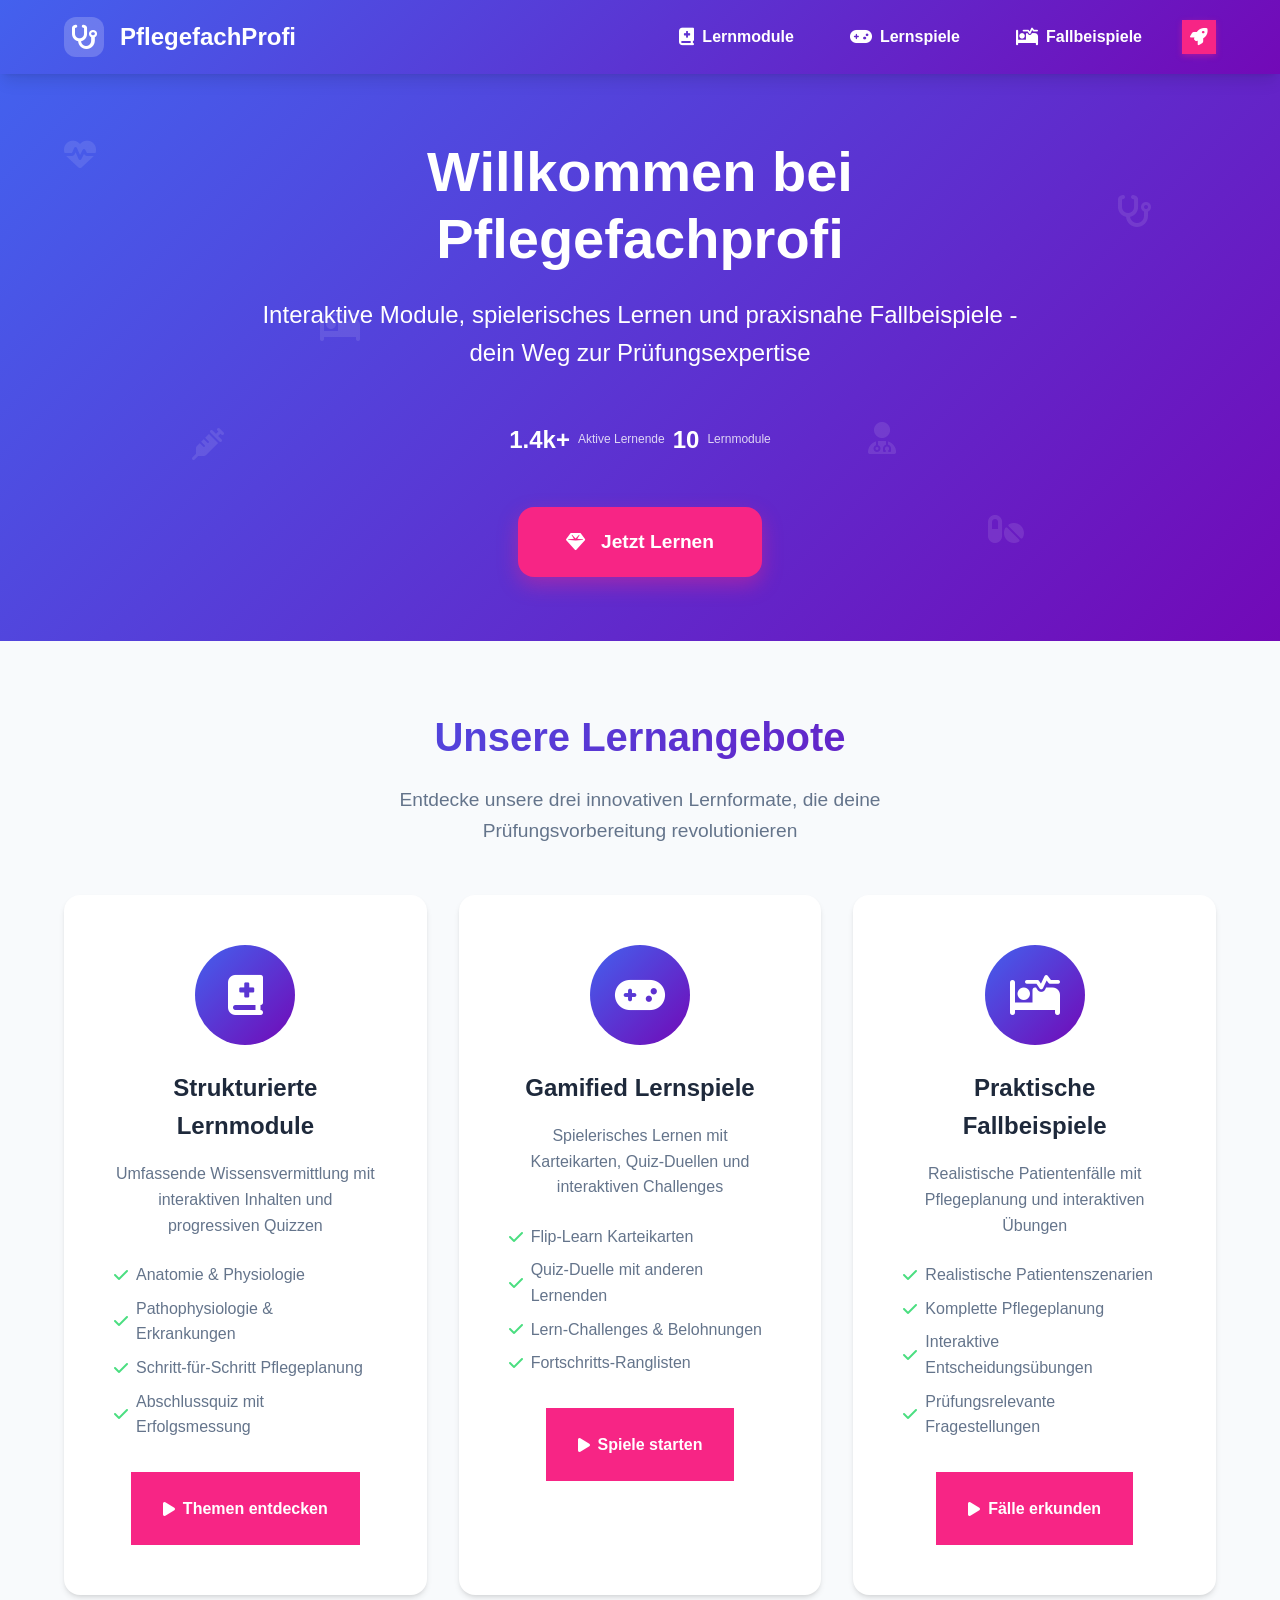
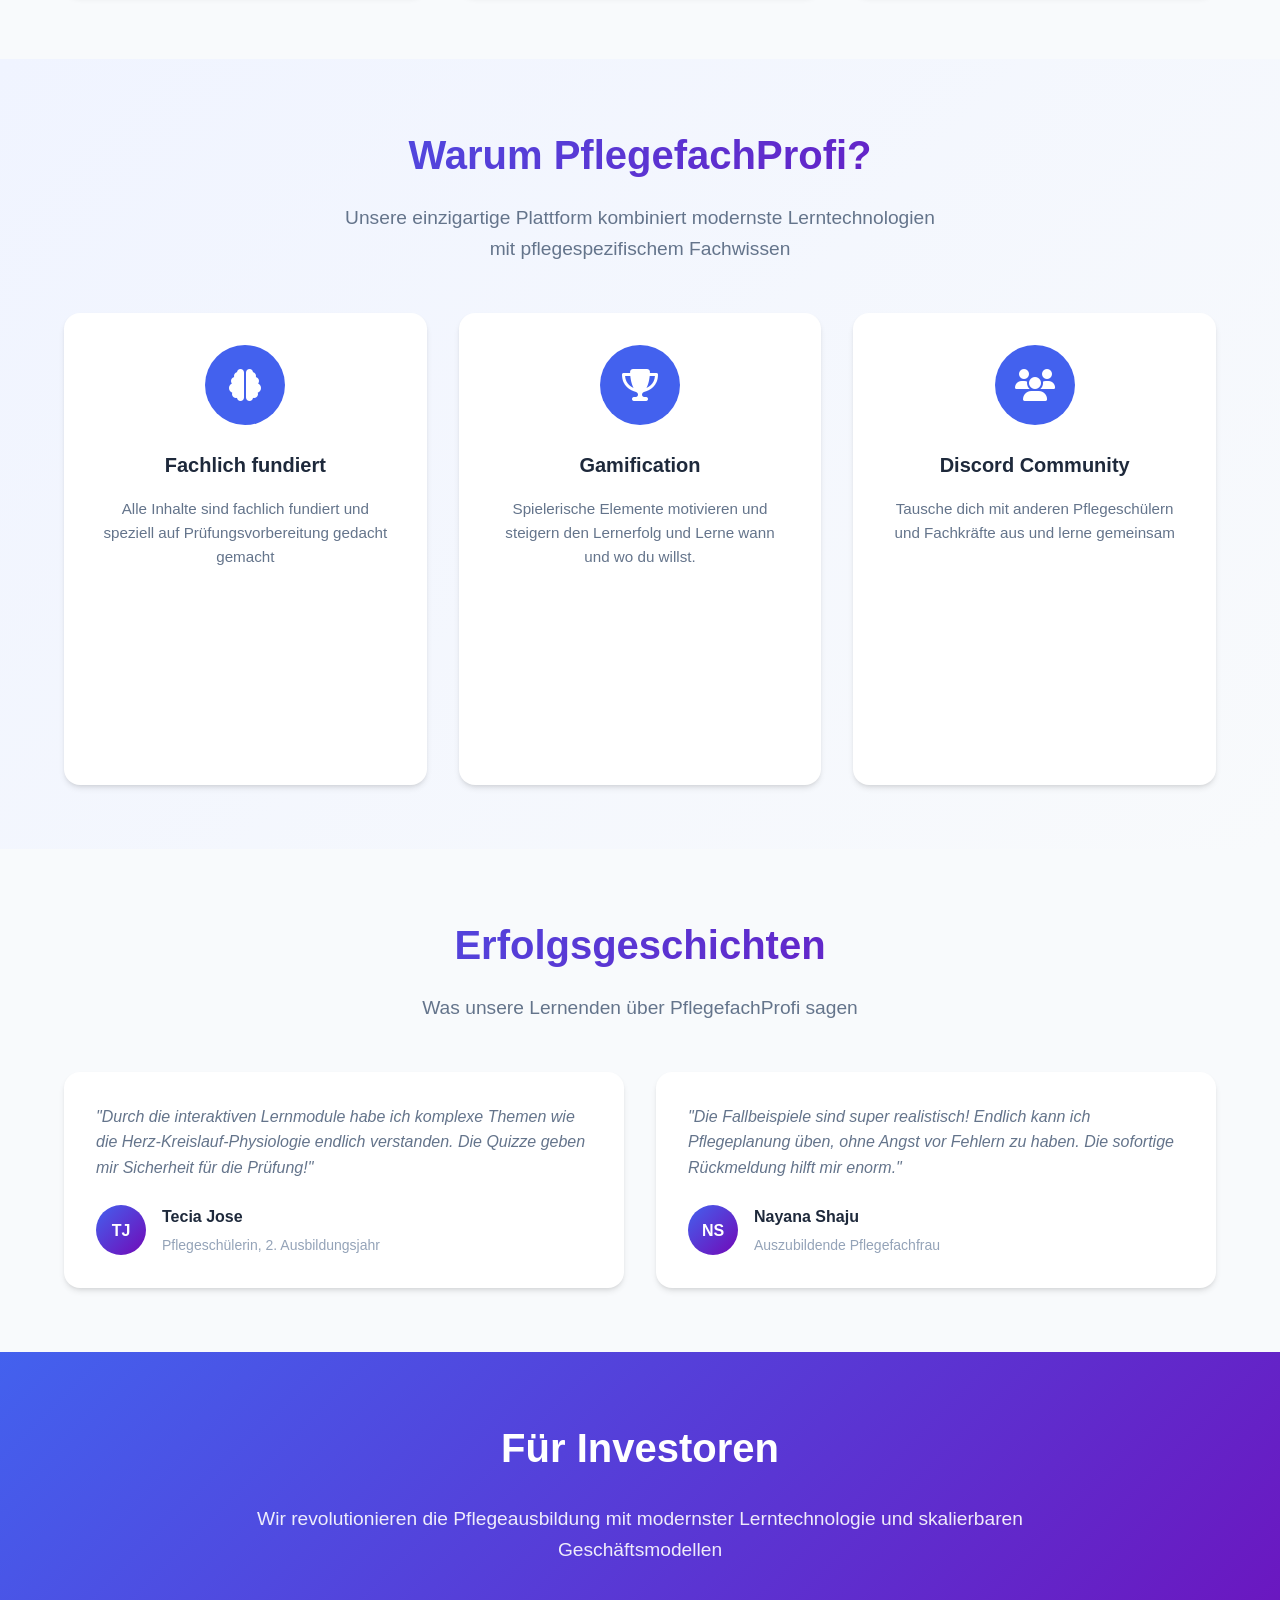
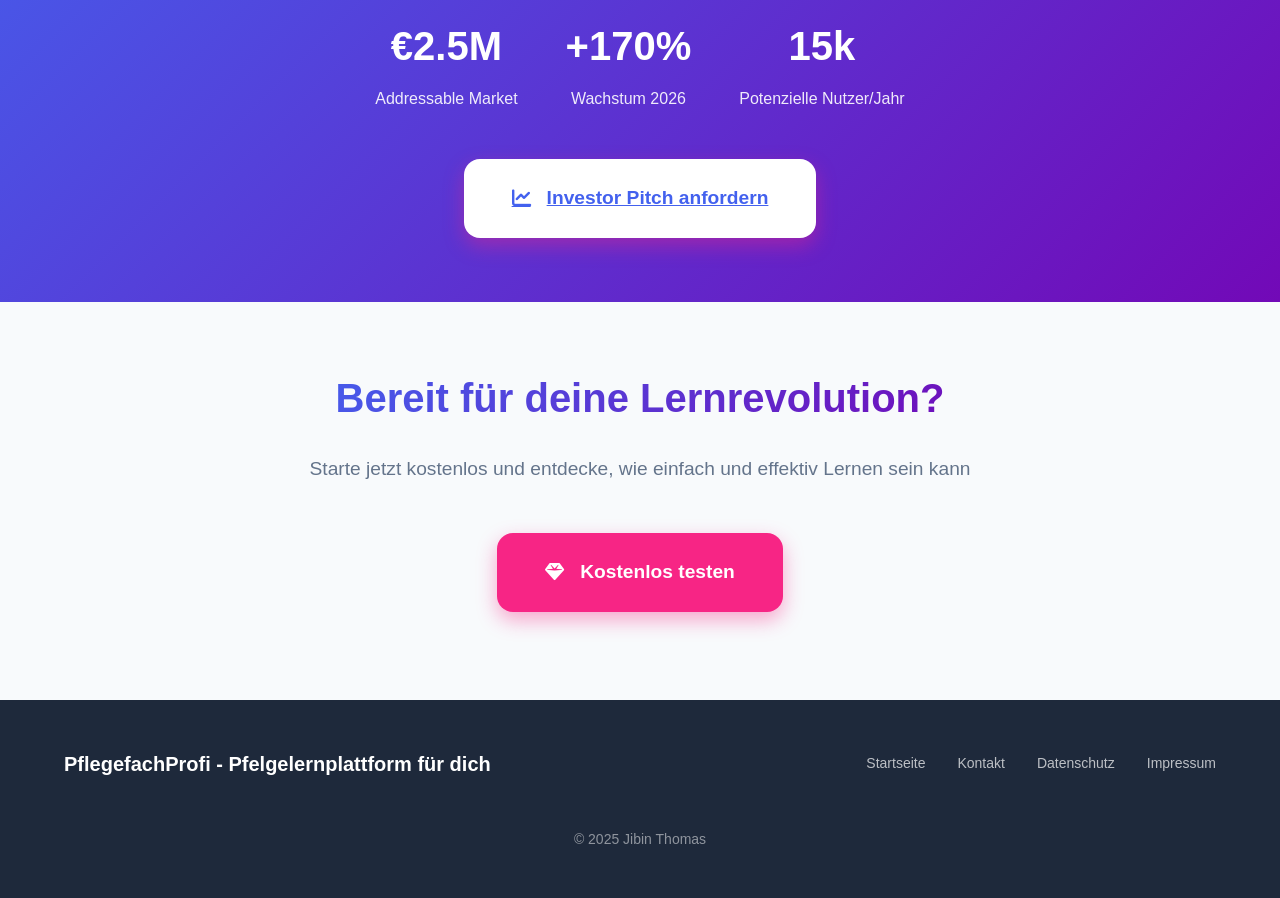
<file: index.html>
<!DOCTYPE html>
<html lang="de">
<head>
    <meta charset="UTF-8">
    <meta name="viewport" content="width=device-width, initial-scale=1.0">
    <title>PflegefachProfi - Revolutionäre Lernplattform</title>
    <!-- PWA Meta Tags -->
<meta name="theme-color" content="#4361ee">
<meta name="apple-mobile-web-app-capable" content="yes">
<meta name="apple-mobile-web-app-status-bar-style" content="black-translucent">
<meta name="apple-mobile-web-app-title" content="PflegefachProfi">
<link rel="apple-touch-icon" href="icons/icon-192x192.png">
<link rel="manifest" href="manifest.json">

<!-- Preload critical resources -->
<link rel="preload" href="https://cdnjs.cloudflare.com/ajax/libs/font-awesome/6.4.0/css/all.min.css" as="style" onload="this.onload=null;this.rel='stylesheet'">
    <link rel="stylesheet" href="https://cdnjs.cloudflare.com/ajax/libs/font-awesome/6.4.0/css/all.min.css">
<script async src="https://pagead2.googlesyndication.com/pagead/js/adsbygoogle.js?client=ca-pub-5919692751199146"
     crossorigin="anonymous"></script>
    <style>

        /* ===== CSS VARIABLES ===== */
        :root {
            /* Primary Colors */
            --primary-blue: #4361ee;
            --primary-purple: #7209b7;
            --primary-pink: #f72585;
            --primary-cyan: #4cc9f0;
            --success: #4ade80;
            --warning: #f59e0b;
            
            /* Neutral Colors */
            --text-primary: #1e293b;
            --text-secondary: #64748b;
            --text-tertiary: #94a3b8;
            --background: #f8fafc;
            --surface: #ffffff;
            --border: #e2e8f0;
            
            /* Effects */
            --shadow-sm: 0 1px 2px 0 rgb(0 0 0 / 0.05);
            --shadow-md: 0 4px 6px -1px rgb(0 0 0 / 0.1), 0 2px 4px -2px rgb(0 0 0 / 0.1);
            --shadow-lg: 0 10px 15px -3px rgb(0 0 0 / 0.1), 0 4px 6px -4px rgb(0 0 0 / 0.1);
            --shadow-xl: 0 20px 25px -5px rgb(0 0 0 / 0.1), 0 8px 10px -6px rgb(0 0 0 / 0.1);
            
            /* Border Radius */
            --radius-sm: 8px;
            --radius-md: 12px;
            --radius-lg: 16px;
            --radius-xl: 24px;
            
            /* Spacing */
            --space-xs: 8px;
            --space-sm: 16px;
            --space-md: 24px;
            --space-lg: 32px;
            --space-xl: 48px;
            --space-2xl: 64px;
            
            /* Typography */
            --font-primary: 'Helvetica Neue', Helvetica, Arial, sans-serif;
            --font-weight-normal: 400;
            --font-weight-medium: 500;
            --font-weight-semibold: 600;
            --font-weight-bold: 700;
        }

        /* ===== RESET & BASE STYLES ===== */
        * {
            margin: 0;
            padding: 0;
            box-sizing: border-box;
        }

        body {
            font-family: var(--font-primary);
            color: var(--text-primary);
            background-color: var(--background);
            line-height: 1.6;
            overflow-x: hidden;
            display: flex;
            flex-direction: column;
            min-height: 100vh;
        }

        .container {
            width: 100%;
            max-width: 1200px;
            margin: 0 auto;
            padding: 0 var(--space-md);
        }

        /* ===== ANIMATIONS ===== */
        @keyframes float {
            0%, 100% { 
                transform: translateY(0px) rotate(0deg); 
            }
            50% { 
                transform: translateY(-20px) rotate(5deg); 
            }
        }

        @keyframes pulse {
            0%, 100% { 
                transform: scale(1); 
            }
            50% { 
                transform: scale(1.05); 
            }
        }

        @keyframes confettiRain {
            0% {
                transform: translateY(-100px) rotate(0deg);
                opacity: 1;
            }
            100% {
                transform: translateY(100vh) rotate(360deg);
                opacity: 0;
            }
        }

        @keyframes slideInUp {
            from {
                opacity: 0;
                transform: translateY(30px);
            }
            to {
                opacity: 1;
                transform: translateY(0);
            }
        }

        @keyframes glow {
            0%, 100% { 
                box-shadow: 0 0 5px rgba(67, 97, 238, 0.3);
            }
            50% { 
                box-shadow: 0 0 20px rgba(67, 97, 238, 0.6);
            }
        }

        @keyframes fadeIn {
            from { opacity: 0; }
            to { opacity: 1; }
        }

        /* ===== COMPONENT STYLES ===== */

        /* Navigation Bar */
        .navbar {
            background: linear-gradient(135deg, var(--primary-blue) 0%, var(--primary-purple) 100%);
            padding: var(--space-sm) 0;
            box-shadow: var(--shadow-lg);
            position: sticky;
            top: 0;
            z-index: 1000;
        }

        .nav-container {
            display: flex;
            justify-content: space-between;
            align-items: center;
        }

        .logo {
            display: flex;
            align-items: center;
            gap: var(--space-sm);
            font-weight: var(--font-weight-bold);
            font-size: 1.5rem;
            color: white;
            text-decoration: none;
        }

        .logo-icon {
            width: 40px;
            height: 40px;
            background: rgba(255, 255, 255, 0.2);
            border-radius: var(--radius-md);
            display: flex;
            align-items: center;
            justify-content: center;
            color: white;
            animation: pulse 2s infinite;
        }

        .nav-menu {
            display: flex;
            list-style: none;
            gap: var(--space-md);
            align-items: center;
        }

        .nav-item {
            position: relative;
        }

        .nav-link {
            color: white;
            text-decoration: none;
            font-weight: 600;
            padding: var(--space-xs) var(--space-sm);
            border-radius: var(--radius);
            transition: all 0.3s ease;
            display: flex;
            align-items: center;
            gap: var(--space-xs);
        }

        .nav-link:hover {
            background-color: rgba(255, 255, 255, 0.2);
        }

        .nav-link i {
            font-size: 1.1rem;
        }

        .nav-cta {
            background: var(--primary-pink);
            color: white;
            padding: var(--space-xs) var(--space-xs);
            border-radius: var(--radius-xs);
            font-weight: var(--font-weight-bold);
            transition: all 0.3s ease;
            box-shadow: 0 2px 6px rgba(247, 37, 133, 0.4);
        }

        .nav-cta:hover {
            transform: translateY(-2px);
            box-shadow: 0 6px 16px rgba(247, 37, 133, 0.5);
        }

        .hamburger {
            display: none;
            flex-direction: column;
            cursor: pointer;
        }

        .hamburger span {
            width: 25px;
            height: 3px;
            background: white;
            margin: 3px 0;
            transition: 0.3s;
        }

        /* Hero Section */
        .hero {
            padding: var(--space-2xl) 0;
            background: linear-gradient(135deg, var(--primary-blue), var(--primary-purple));
            color: white;
            position: relative;
            overflow: hidden;
        }

        .medical-animation {
            position: absolute;
            top: 0;
            left: 0;
            width: 100%;
            height: 100%;
            pointer-events: none;
        }

        .medical-item {
            position: absolute;
            font-size: 2rem;
            opacity: 0.1;
            animation: float 6s ease-in-out infinite;
        }

        .hero-content {
            position: relative;
            z-index: 2;
            text-align: center;
            max-width: 800px;
            margin: 0 auto;
        }

        .hero-title {
            font-size: 3.5rem;
            font-weight: var(--font-weight-bold);
            margin-bottom: var(--space-md);
            line-height: 1.2;
            animation: slideInUp 0.8s ease;
        }

        .hero-subtitle {
            font-size: 1.5rem;
            opacity: 0.9;
            margin-bottom: var(--space-xl);
            animation: slideInUp 0.8s ease 0.2s both;
        }

       /* .hero-stats {
            display: flex;
            justify-content: center;
            gap: var(--space-xs);
            margin: var(--space-xl) 0;
            animation: slideInUp 0.8s ease 0.4s both;
        }

        .stat-bubble {
            text-align: center;
        }

        .stat-value {
            font-size: 1rem;
            font-weight: var(--font-weight-bold);
            margin-bottom: var(--space-xs);
        }

        .stat-label {
            font-size: 0.5rem;
            opacity: 0.8;
        }*/


        .hero-stats {
    display: flex;
    justify-content: center;
    align-items: center;
    gap: var(--space-xs);
    margin: var(--space-xl) 0;
    animation: slideInUp 0.8s ease 0.4s both;
}

.stat-bubble {
    display: flex;
    align-items: center;
    gap: var(--space-xs); /* Space between value and label */
    text-align: center;
}

.stat-value {
    font-size: 1.5rem;
    font-weight: var(--font-weight-bold);
    margin-bottom: 0; /* Remove the bottom margin */
}

.stat-label {
    font-size: 0.75rem;
    opacity: 0.8;
}
        

        .cta-pulse {
            display: inline-flex;
            align-items: center;
            gap: var(--space-sm);
            background: var(--primary-pink);
            color: white;
            padding: var(--space-md) var(--space-xl);
            border: none;
            border-radius: var(--radius-lg);
            font-weight: var(--font-weight-bold);
            font-size: 1.2rem;
            cursor: pointer;
            transition: all 0.3s ease;
            animation: glow 2s infinite, slideInUp 0.8s ease 0.6s both;
            box-shadow: 0 8px 20px rgba(247, 37, 133, 0.4);
        }

        .cta-pulse:hover {
            transform: translateY(-4px);
            box-shadow: 0 12px 25px rgba(247, 37, 133, 0.5);
        }

        /* Services Section */
        .services {
            padding: var(--space-2xl) 0;
            background: var(--background);
        }

        .section-header {
            text-align: center;
            margin-bottom: var(--space-xl);
        }

        .section-header h2 {
            font-size: 2.5rem;
            margin-bottom: var(--space-sm);
            background: linear-gradient(135deg, var(--primary-blue) 0%, var(--primary-purple) 100%);
            -webkit-background-clip: text;
            -webkit-text-fill-color: transparent;
            background-clip: text;
        }

        .section-header p {
            color: var(--text-secondary);
            font-size: 1.2rem;
            max-width: 600px;
            margin: 0 auto;
        }

        .services-grid {
            display: grid;
            grid-template-columns: repeat(auto-fit, minmax(350px, 1fr));
            gap: var(--space-lg);
            margin-top: var(--space-lg);
        }

        .service-card {
            background: var(--surface);
            border-radius: var(--radius-lg);
            padding: var(--space-xl);
            box-shadow: var(--shadow-md);
            transition: all 0.3s ease;
            text-align: center;
            position: relative;
            overflow: hidden;
            cursor: pointer;
            border: 2px solid transparent;
        }

        .service-card:hover {
            transform: translateY(-8px);
            box-shadow: var(--shadow-xl);
            border-color: var(--primary-blue);
        }

        .service-icon {
            width: 100px;
            height: 100px;
            background: linear-gradient(135deg, var(--primary-blue), var(--primary-purple));
            border-radius: 50%;
            display: flex;
            align-items: center;
            justify-content: center;
            color: white;
            font-size: 2.5rem;
            margin: 0 auto var(--space-md);
        }

        .service-card h3 {
            font-size: 1.5rem;
            margin-bottom: var(--space-sm);
            color: var(--text-primary);
        }

        .service-card p {
            color: var(--text-secondary);
            font-size: 1rem;
            margin-bottom: var(--space-md);
        }

        .service-features {
            text-align: left;
            margin-bottom: var(--space-lg);
        }

        .service-features li {
            display: flex;
            align-items: center;
            gap: var(--space-xs);
            margin-bottom: var(--space-xs);
            color: var(--text-secondary);
        }

        .service-features i {
            color: var(--success);
        }

        .service-cta {
            display: inline-flex;
            align-items: center;
            gap: var(--space-xs);
            background: var(--primary-pink);
            color: white;
            padding: var(--space-md) var(--space-lg);
            border-radius: var(--radius);
            font-weight: var(--font-weight-semibold);
            text-decoration: none;
            transition: all 0.3s ease;
        }

        .service-cta:hover {
            background: var(--primary-purple);
            transform: translateY(-2px);
        }

        /* Features Section */
        .features {
            padding: var(--space-2xl) 0;
            background: linear-gradient(135deg, #f0f4ff, #f8fafc);
        }

        .features-grid {
            display: grid;
            grid-template-columns: repeat(auto-fit, minmax(300px, 1fr));
            gap: var(--space-lg);
        }

        .feature-card {
            background: var(--surface);
            border-radius: var(--radius-lg);
            padding: var(--space-lg);
            box-shadow: var(--shadow-md);
            transition: all 0.3s ease;
            text-align: center;
        }

        .feature-card:hover {
            transform: translateY(-5px);
            box-shadow: var(--shadow-lg);
        }

        .feature-icon {
            width: 80px;
            height: 80px;
            background: var(--primary-blue);
            border-radius: 50%;
            display: flex;
            align-items: center;
            justify-content: center;
            color: white;
            font-size: 2rem;
            margin: 0 auto var(--space-md);
        }

        .feature-card h3 {
            font-size: 1.25rem;
            margin-bottom: var(--space-sm);
            color: var(--text-primary);
        }

        .feature-card p {
            color: var(--text-secondary);
            font-size: 0.95rem;
        }

        /* Testimonials Section */
        .testimonials {
            padding: var(--space-2xl) 0;
            background: var(--background);
        }

        .testimonials-grid {
            display: grid;
            grid-template-columns: repeat(auto-fit, minmax(300px, 1fr));
            gap: var(--space-lg);
        }

        .testimonial-card {
            background: var(--surface);
            border-radius: var(--radius-lg);
            padding: var(--space-lg);
            box-shadow: var(--shadow-md);
            transition: all 0.3s ease;
        }

        .testimonial-card:hover {
            transform: translateY(-5px);
            box-shadow: var(--shadow-lg);
        }

        .testimonial-content {
            font-style: italic;
            margin-bottom: var(--space-md);
            color: var(--text-secondary);
        }

        .testimonial-author {
            display: flex;
            align-items: center;
            gap: var(--space-sm);
        }

        .author-avatar {
            width: 50px;
            height: 50px;
            border-radius: 50%;
            background: linear-gradient(135deg, var(--primary-blue), var(--primary-purple));
            display: flex;
            align-items: center;
            justify-content: center;
            color: white;
            font-weight: bold;
        }

        .author-info h4 {
            font-size: 1rem;
            margin-bottom: 4px;
        }

        .author-info p {
            font-size: 0.875rem;
            color: var(--text-tertiary);
        }

        /* Investor Section */
        .investor {
            padding: var(--space-2xl) 0;
            background: linear-gradient(135deg, var(--primary-blue), var(--primary-purple));
            color: white;
        }

        .investor-content {
            text-align: center;
            max-width: 800px;
            margin: 0 auto;
        }

        .investor-stats {
            display: flex;
            justify-content: center;
            gap: var(--space-xl);
            margin: var(--space-xl) 0;
        }

        .investor-stat {
            text-align: center;
        }

        .investor-value {
            font-size: 2.5rem;
            font-weight: var(--font-weight-bold);
            margin-bottom: var(--space-xs);
        }

        .investor-label {
            font-size: 1rem;
            opacity: 0.9;
        }

        /* CTA Section */
        .cta-section {
            padding: var(--space-2xl) 0;
            background: var(--background);
            text-align: center;
        }

        .cta-content {
            max-width: 700px;
            margin: 0 auto;
        }

        .cta-title {
            font-size: 2.5rem;
            margin-bottom: var(--space-md);
            background: linear-gradient(135deg, var(--primary-blue) 0%, var(--primary-purple) 100%);
            -webkit-background-clip: text;
            -webkit-text-fill-color: transparent;
            background-clip: text;
        }

        .cta-subtitle {
            font-size: 1.2rem;
            color: var(--text-secondary);
            margin-bottom: var(--space-xl);
        }

        /* Footer */
        .footer {
            padding: var(--space-xl) 0;
            background: var(--text-primary);
            color: white;
            margin-top: auto;
        }

        .footer-content {
            display: flex;
            justify-content: space-between;
            align-items: center;
            flex-wrap: wrap;
            gap: var(--space-md);
        }

        .footer-logo {
            font-weight: var(--font-weight-bold);
            font-size: 1.25rem;
        }

        .footer-links {
            display: flex;
            gap: var(--space-lg);
            flex-wrap: wrap;
        }

        .footer-link {
            color: rgba(255, 255, 255, 0.7);
            text-decoration: none;
            font-size: 0.875rem;
            transition: color 0.2s ease;
        }

        .footer-link:hover {
            color: white;
        }

        .footer-copyright {
            width: 100%;
            text-align: center;
            margin-top: var(--space-md);
            color: rgba(255, 255, 255, 0.5);
            font-size: 0.875rem;
        }

        /* Responsive Design */
        @media (max-width: 768px) {
            .hamburger {
                display: flex;
            }
            
            .nav-menu {
                position: fixed;
                left: -100%;
                top: 70px;
                flex-direction: column;
                background: linear-gradient(135deg, var(--primary-blue) 0%, var(--primary-purple) 100%);
                width: 100%;
                text-align: center;
                transition: 0.3s;
                box-shadow: var(--shadow-lg);
                padding: var(--space-lg) 0;
                gap: 0;
            }
            
            .nav-menu.active {
                left: 0;
            }
            
            .nav-item {
                margin: var(--space-sm) 0;
                width: 100%;
            }
            
            .nav-link {
                justify-content: center;
                padding: var(--space-md);
            }
            
            .hero-title {
                font-size: 2.5rem;
            }
            
            .hero-subtitle {
                font-size: 1.2rem;
            }
            
            .hero-stats, .investor-stats {
                flex-direction: column;
                gap: var(--space-md);
            }
            
            .services-grid, .features-grid, .testimonials-grid {
                grid-template-columns: 1fr;
            }

            .footer-content {
                flex-direction: column;
                text-align: center;
            }

            .footer-links {
                justify-content: center;
            }
        }

        @media (max-width: 480px) {
            .hero-title {
                font-size: 2rem;
            }
            
            .hero-subtitle {
                font-size: 1rem;
            }
            
            .section-header h2 {
                font-size: 2rem;
            }
            
            .cta-title {
                font-size: 2rem;
            }
        }
    </style>
</head>
<body>
    <!-- Navigation Bar -->
    <nav class="navbar">
        <div class="container nav-container">
            <a href="index.html" class="logo">
                <div class="logo-icon">
                    <i class="fas fa-stethoscope"></i>
                </div>
                <span>PflegefachProfi</span>
            </a>
            
            <div class="hamburger" id="hamburger">
                <span></span>
                <span></span>
                <span></span>
            </div>
            
            <ul class="nav-menu" id="nav-menu">
             <!--   <li class="nav-item">
                    <a href="index.html" class="nav-link active">
                        <i class="fas fa-home"></i>
                        Startseite
                    </a>
                </li>-->
                <li class="nav-item">
                    <a href="themen.html" class="nav-link">
                        <i class="fas fa-book-medical"></i>
                        Lernmodule
                    </a>
                </li>
                <li class="nav-item">
                    <a href="lernspiele.html" class="nav-link">
                        <i class="fas fa-gamepad"></i>
                        Lernspiele
                    </a>
                </li>
                <li class="nav-item">
                    <a href="fallbeispiele.html" class="nav-link">
                        <i class="fas fa-procedures"></i>
                        Fallbeispiele
                    </a>
                </li>
                <li class="nav-item">
                    <a href="#services" class="nav-link nav-cta">
                        <i class="fas fa-rocket"></i>
                        
                    </a>
                </li>
            </ul>
        </div>
    </nav>

    <!-- Hero Section -->
    <section class="hero">
        <div class="medical-animation">
            <div class="medical-item" style="top: 10%; left: 5%;"><i class="fas fa-heartbeat"></i></div>
            <div class="medical-item" style="top: 20%; right: 10%;"><i class="fas fa-stethoscope"></i></div>
            <div class="medical-item" style="bottom: 30%; left: 15%;"><i class="fas fa-syringe"></i></div>
            <div class="medical-item" style="bottom: 15%; right: 20%;"><i class="fas fa-pills"></i></div>
            <div class="medical-item" style="top: 40%; left: 25%;"><i class="fas fa-procedures"></i></div>
            <div class="medical-item" style="top: 60%; right: 30%;"><i class="fas fa-user-md"></i></div>
        </div>
        <div class="container">
            <div class="hero-content">
                <h1 class="hero-title">Willkommen bei Pflegefachprofi</h1>
                <p class="hero-subtitle">Interaktive Module, spielerisches Lernen und praxisnahe Fallbeispiele - dein Weg zur Prüfungsexpertise</p>
                
                <div class="hero-stats">
                <!--    <div class="stat-bubble">
                        <div class="stat-value">94%</div>
                        <div class="stat-label">Bestehensquote</div>
                    </div>-->
                    <div class="stat-bubble">
                        <div class="stat-value">1.4k+</div>
                        <div class="stat-label">Aktive Lernende</div>
                    
                    
                        <div class="stat-value">10</div>
                        <div class="stat-label">Lernmodule</div>
                    </div>
                </div>
                
                <button class="cta-pulse" id="start-learning">
                    <i class="fas fa-gem"></i>
                    Jetzt Lernen
                </button>
            </div>
        </div>
    </section>

    <!-- Services Section -->
    <section class="services" id="services">
        <div class="container">
            <div class="section-header">
                <h2>Unsere Lernangebote</h2>
                <p>Entdecke unsere drei innovativen Lernformate, die deine Prüfungsvorbereitung revolutionieren</p>
            </div>
            
            <div class="services-grid">
                <div class="service-card">
                    <div class="service-icon">
                        <i class="fas fa-book-medical"></i>
                    </div>
                    <h3>Strukturierte Lernmodule</h3>
                    <p>Umfassende Wissensvermittlung mit interaktiven Inhalten und progressiven Quizzen</p>
                    
                    <ul class="service-features">
                        <li><i class="fas fa-check"></i> Anatomie & Physiologie</li>
                        <li><i class="fas fa-check"></i> Pathophysiologie & Erkrankungen</li>
                        <li><i class="fas fa-check"></i> Schritt-für-Schritt Pflegeplanung</li>
                        <li><i class="fas fa-check"></i> Abschlussquiz mit Erfolgsmessung</li>
                    </ul>
                    
                    <a href="/themen" class="service-cta">
                        <i class="fas fa-play"></i>
                        Themen entdecken
                    </a>
                </div>
                
                <div class="service-card">
                    <div class="service-icon">
                        <i class="fas fa-gamepad"></i>
                    </div>
                    <h3>Gamified Lernspiele</h3>
                    <p>Spielerisches Lernen mit Karteikarten, Quiz-Duellen und interaktiven Challenges</p>
                    
                    <ul class="service-features">
                        <li><i class="fas fa-check"></i> Flip-Learn Karteikarten</li>
                        <li><i class="fas fa-check"></i> Quiz-Duelle mit anderen Lernenden</li>
                        <li><i class="fas fa-check"></i> Lern-Challenges & Belohnungen</li>
                        <li><i class="fas fa-check"></i> Fortschritts-Ranglisten</li>
                    </ul>
                    
                    <a href="/lernspiele" class="service-cta">
                        <i class="fas fa-play"></i>
                        Spiele starten
                    </a>
                </div>
                
                <div class="service-card">
                    <div class="service-icon">
                        <i class="fas fa-procedures"></i>
                    </div>
                    <h3>Praktische Fallbeispiele</h3>
                    <p>Realistische Patientenfälle mit Pflegeplanung und interaktiven Übungen</p>
                    
                    <ul class="service-features">
                        <li><i class="fas fa-check"></i> Realistische Patientenszenarien</li>
                        <li><i class="fas fa-check"></i> Komplette Pflegeplanung</li>
                        <li><i class="fas fa-check"></i> Interaktive Entscheidungsübungen</li>
                        <li><i class="fas fa-check"></i> Prüfungsrelevante Fragestellungen</li>
                    </ul>
                    
                    <a href="/fallbeispiele" class="service-cta">
                        <i class="fas fa-play"></i>
                        Fälle erkunden
                    </a>
                </div>
            </div>
        </div>
    </section>

    <!-- Features Section -->
    <section class="features">
        <div class="container">
            <div class="section-header">
                <h2>Warum PflegefachProfi?</h2>
                <p>Unsere einzigartige Plattform kombiniert modernste Lerntechnologien mit pflegespezifischem Fachwissen</p>
            </div>
            
            <div class="features-grid">
                <div class="feature-card">
                    <div class="feature-icon">
                        <i class="fas fa-brain"></i>
                    </div>
                    <h3>Fachlich fundiert</h3>
                    <p>Alle Inhalte sind fachlich fundiert und speziell auf Prüfungsvorbereitung gedacht gemacht </p>
                </div>
               <!-- 
                <div class="feature-card">
                    <div class="feature-icon">
                        <i class="fas fa-mobile-alt"></i>
                    </div>
                    <h3>Immer verfügbar</h3>
                    <p>Lerne wann und wo du willst - und tracke dein persönlicher Fortschritt</p>
                </div>
                -->
             <!--   <div class="feature-card">
                    <div class="feature-icon">
                        <i class="fas fa-chart-line"></i>
                    </div>
                    <h3>Persönlicher Fortschritt</h3>
                    <p>Detaillierte Analysen zeigen deine Stärken und Verbesserungsbereiche</p>
                </div>
                -->
                <div class="feature-card">
                    <div class="feature-icon">
                        <i class="fas fa-trophy"></i>
                    </div>
                    <h3>Gamification</h3>
                    <p>Spielerische Elemente motivieren und steigern den Lernerfolg und Lerne wann und wo du willst.</p>
                </div>
                
                <div class="feature-card">
                    <div class="feature-icon">
                        <i class="fas fa-users"></i>
                    </div>
                    <h3>Discord Community</h3>
                    <p>Tausche dich mit anderen Pflegeschülern und Fachkräfte aus und lerne gemeinsam</p>
                    <iframe src="https://discord.com/widget?id=1433519540742131734&theme=dark" width="250" height="200" allowtransparency="true" frameborder="0" sandbox="allow-popups allow-popups-to-escape-sandbox allow-same-origin allow-scripts"></iframe>
                     </div>
                
              <!--  <div class="feature-card">
                    <div class="feature-icon">
                        <i class="fas fa-graduation-cap"></i>
                    </div>
                    <h3>Prüfungsvorbereitung</h3>
                    <p>Gezielte Vorbereitung auf Prüfungen</p>
                </div>-->
            </div>
        </div>
    </section>

    <!-- Testimonials Section -->
    <section class="testimonials">
        <div class="container">
            <div class="section-header">
                <h2>Erfolgsgeschichten</h2>
                <p>Was unsere Lernenden über PflegefachProfi sagen</p>
            </div>
            
            <div class="testimonials-grid">
                <div class="testimonial-card">
                    <div class="testimonial-content">
                        "Durch die interaktiven Lernmodule habe ich komplexe Themen wie die Herz-Kreislauf-Physiologie endlich verstanden. Die Quizze geben mir Sicherheit für die Prüfung!"
                    </div>
                    <div class="testimonial-author">
                        <div class="author-avatar">TJ</div>
                        <div class="author-info">
                            <h4>Tecia Jose</h4>
                            <p>Pflegeschülerin, 2. Ausbildungsjahr</p>
                        </div>
                    </div>
                </div>
                
                <div class="testimonial-card">
                    <div class="testimonial-content">
                        "Die Fallbeispiele sind super realistisch! Endlich kann ich Pflegeplanung üben, ohne Angst vor Fehlern zu haben. Die sofortige Rückmeldung hilft mir enorm."
                    </div>
                    <div class="testimonial-author">
                        <div class="author-avatar">NS</div>
                        <div class="author-info">
                            <h4>Nayana Shaju</h4>
                            <p>Auszubildende Pflegefachfrau</p>
                        </div>
                    </div>
                </div>
                
               <!-- <div class="testimonial-card">
                    <div class="testimonial-content">
                        "Die Lernspiele machen süchtig! Ich lerne jetzt regelmäßig, ohne dass es sich wie Arbeit anfühlt. Besonders die Duell-Funktion motiviert mich."
                    </div>
                    <div class="testimonial-author">
                        <div class="author-avatar">SJ</div>
                        <div class="author-info">
                            <h4>Sarah Jansen</h4>
                            <p>Pflegeschülerin, 1. Ausbildungsjahr</p>
                        </div>
                    </div>-->
                </div>
            </div>
        </div>
    </section>

    <!-- Investor Section -->
    <section class="investor">
        <div class="container">
            <div class="investor-content">
                <h2 style="font-size: 2.5rem; margin-bottom: var(--space-md);">Für Investoren</h2>
                <p style="font-size: 1.2rem; opacity: 0.9; margin-bottom: var(--space-xl);">
                    Wir revolutionieren die Pflegeausbildung mit modernster Lerntechnologie und skalierbaren Geschäftsmodellen
                </p>
                
                <div class="investor-stats">
                    <div class="investor-stat">
                        <div class="investor-value">€2.5M</div>
                        <div class="investor-label">Addressable Market</div>
                    </div>
                    <div class="investor-stat">
                        <div class="investor-value">+170%</div>
                        <div class="investor-label">Wachstum 2026</div>
                    </div>
                    <div class="investor-stat">
                        <div class="investor-value">15k</div>
                        <div class="investor-label">Potenzielle Nutzer/Jahr</div>
                    </div>
                </div>
                
              <!--  <button class="cta-pulse" style="background: white; color: var(--primary-blue);">
                    <i class="fas fa-chart-line"></i>
                    Investor Pitch anfordern
                </button>-->

                   <a class="cta-pulse" style="background: white; color: var(--primary-blue);" href="mailto:dvbuggs@gmail.com?subject=Investorpitch%20Request%20-%20PflegefachProfi&body=Sehr%20geehrte%20Damen%20und%20Herren,%0D%0A%0D%0A" >
                    <i class="fas fa-chart-line"></i>
                    Investor Pitch anfordern
                   </a>
            </div>
        </div>
    </section>

    <!-- Final CTA Section -->
    <section class="cta-section">
        <div class="container">
            <div class="cta-content">
                <h2 class="cta-title">Bereit für deine Lernrevolution?</h2>
                <p class="cta-subtitle">Starte jetzt kostenlos und entdecke, wie einfach und effektiv Lernen sein kann</p>
                
              <!--  <button class="cta-pulse" style="font-size: 1.3rem; padding: var(--space-lg) var(--space-2xl);">
                    <i class="fas fa-rocket"></i>
                    Jetzt kostenlos lernen
                </button>-->
                <a href="lernspiele.html" class="cta-pulse" id="start-learning" style="text-decoration: none; display: inline-flex; align-items: center; gap: var(--space-sm);">
    <i class="fas fa-gem"></i>
    Kostenlos testen
                </a>
                
                <p style="margin-top: var(--space-md); color: var(--text-tertiary);">
                    
                </p>
            </div>
        </div>
    </section>

    <!-- Footer -->
    <footer class="footer">
        <div class="container">
            <div class="footer-content">
                <div class="footer-logo">PflegefachProfi - Pfelgelernplattform für dich</div>
                <div class="footer-links">
                    <a href="index.html" class="footer-link">Startseite</a>
                 <!--   <a href="ueber-uns.html" class="footer-link">Über uns</a>
                    <a href="karriere.html" class="footer-link">Karriere</a>
                 -->   <a href="kontakt.html" class="footer-link">Kontakt</a>
                    <a href="datenschutz.html" class="footer-link">Datenschutz</a>
                    <a href="impressum.html" class="footer-link">Impressum</a>
                </div>
                <div class="footer-copyright">
                    &copy; 2025 Jibin Thomas
                </div>
            </div>
        </div>
    </footer>

    <script>
        // ===== INITIALIZATION =====
        document.addEventListener('DOMContentLoaded', function() {
            // Hamburger menu functionality
            const hamburger = document.getElementById('hamburger');
            const navMenu = document.getElementById('nav-menu');
            
            hamburger.addEventListener('click', () => {
                navMenu.classList.toggle('active');
            });
            
            // Close menu when clicking on a link
            document.querySelectorAll('.nav-link').forEach(link => {
                link.addEventListener('click', () => {
                    navMenu.classList.remove('active');
                });
            });
            
            // Start learning button
            document.getElementById('start-learning').addEventListener('click', () => {
                document.getElementById('services').scrollIntoView({ behavior: 'smooth' });
            });
            
            // Add active class to current page in navigation
            const currentPage = window.location.pathname.split('/').pop() || 'index.html';
            const navLinks = document.querySelectorAll('.nav-link');
            
            navLinks.forEach(link => {
                if (link.getAttribute('href') === currentPage) {
                    link.classList.add('active');
                }
            });
            
            // Create confetti on CTA clicks
            document.querySelectorAll('.cta-pulse').forEach(button => {
                button.addEventListener('click', () => {
                    createConfetti();
                });
            });
        });

        // Create confetti animation
        function createConfetti() {
            const colors = ['#4361ee', '#7209b7', '#f72585', '#4cc9f0', '#ffd166'];
            
            for (let i = 0; i < 50; i++) {
                const confetti = document.createElement('div');
                confetti.style.cssText = `
                    position: fixed;
                    width: 10px;
                    height: 10px;
                    background: ${colors[Math.floor(Math.random() * colors.length)]};
                    top: -20px;
                    left: ${Math.random() * 100}vw;
                    animation: confettiRain ${Math.random() * 3 + 2}s linear forwards;
                    border-radius: 2px;
                    z-index: 10001;
                `;
                document.body.appendChild(confetti);
                
                setTimeout(() => {
                    confetti.remove();
                }, 5000);
            }
        }
    </script>
    <script>
  // PWA Installation and Service Worker Registration
  if ('serviceWorker' in navigator) {
    window.addEventListener('load', function() {
      navigator.serviceWorker.register('/sw.js')
        .then(function(registration) {
          console.log('ServiceWorker registration successful with scope: ', registration.scope);
          
          // Check for updates
          registration.addEventListener('updatefound', () => {
            const newWorker = registration.installing;
            console.log('New service worker found...');
            
            newWorker.addEventListener('statechange', () => {
              if (newWorker.state === 'installed' && navigator.serviceWorker.controller) {
                console.log('New content is available; please refresh.');
                // You can show an update notification here
                showUpdateNotification();
              }
            });
          });
        })
        .catch(function(error) {
          console.log('ServiceWorker registration failed: ', error);
        });
    });

    // Listen for claiming of service worker
    let refreshing = false;
    navigator.serviceWorker.addEventListener('controllerchange', () => {
      if (!refreshing) {
        refreshing = true;
        window.location.reload();
      }
    });
  }

  // PWA Installation Prompt
  let deferredPrompt;
  const installButton = document.createElement('button');
  
  window.addEventListener('beforeinstallprompt', (e) => {
    // Prevent the mini-infobar from appearing on mobile
    e.preventDefault();
    // Stash the event so it can be triggered later
    deferredPrompt = e;
    // Show install button
    showInstallPromotion();
  });

  function showInstallPromotion() {
    installButton.innerHTML = '<i class="fas fa-download"></i> App installieren';
    installButton.style.cssText = `
      position: fixed;
      bottom: 20px;
      right: 20px;
      background: var(--primary-pink);
      color: white;
      border: none;
      padding: 12px 20px;
      border-radius: 25px;
      font-weight: bold;
      cursor: pointer;
      box-shadow: var(--shadow-lg);
      z-index: 1000;
      animation: glow 2s infinite;
    `;
    
    installButton.addEventListener('click', async () => {
      if (!deferredPrompt) return;
      
      // Show the install prompt
      deferredPrompt.prompt();
      
      // Wait for the user to respond to the prompt
      const { outcome } = await deferredPrompt.userChoice;
      
      if (outcome === 'accepted') {
        console.log('User accepted the install prompt');
        installButton.style.display = 'none';
      } else {
        console.log('User dismissed the install prompt');
      }
      
      // Clear the saved prompt since it can't be used again
      deferredPrompt = null;
    });
    
    document.body.appendChild(installButton);
  }

  function showUpdateNotification() {
    const updateNotification = document.createElement('div');
    updateNotification.innerHTML = `
      <div style="
        position: fixed;
        top: 20px;
        right: 20px;
        background: var(--success);
        color: white;
        padding: 15px 20px;
        border-radius: 8px;
        box-shadow: var(--shadow-lg);
        z-index: 1000;
        display: flex;
        align-items: center;
        gap: 10px;
      ">
        <i class="fas fa-sync-alt"></i>
        <span>Neue Version verfügbar!</span>
        <button onclick="window.location.reload()" style="
          background: rgba(255,255,255,0.2);
          border: none;
          color: white;
          padding: 5px 10px;
          border-radius: 4px;
          cursor: pointer;
          margin-left: 10px;
        ">Aktualisieren</button>
      </div>
    `;
    document.body.appendChild(updateNotification);
    
    // Auto remove after 10 seconds
    setTimeout(() => {
      if (updateNotification.parentNode) {
        updateNotification.parentNode.removeChild(updateNotification);
      }
    }, 10000);
  }

  // Offline detection
  window.addEventListener('online', () => {
    document.body.classList.remove('offline');
    showNotification('Verbindung wiederhergestellt', 'success');
  });

  window.addEventListener('offline', () => {
    document.body.classList.add('offline');
    showNotification('Sie sind offline', 'warning');
  });

  function showNotification(message, type) {
    const notification = document.createElement('div');
    notification.textContent = message;
    notification.style.cssText = `
      position: fixed;
      top: 20px;
      left: 50%;
      transform: translateX(-50%);
      background: ${type === 'success' ? 'var(--success)' : 'var(--warning)'};
      color: white;
      padding: 12px 24px;
      border-radius: 8px;
      box-shadow: var(--shadow-lg);
      z-index: 1000;
      font-weight: bold;
    `;
    
    document.body.appendChild(notification);
    
    setTimeout(() => {
      if (notification.parentNode) {
        notification.parentNode.removeChild(notification);
      }
    }, 3000);
  }
    </script>
</body>
</html>
</file>
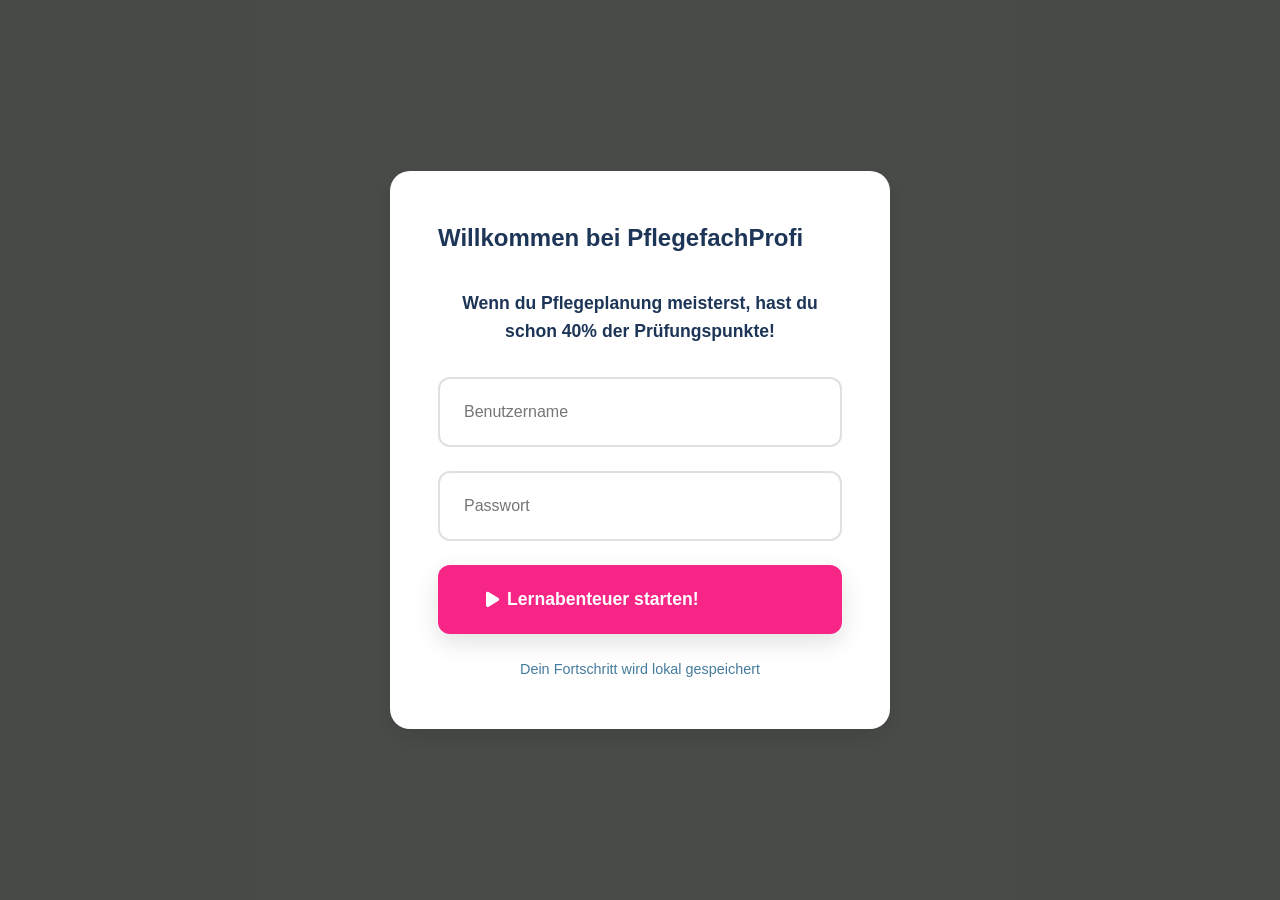
<file: Index.html>
<!DOCTYPE html>
<html lang="de">
<head>
    <meta charset="UTF-8">
    <meta name="viewport" content="width=device-width, initial-scale=1.0">
    <title>PflegefachProfi | Meistere die Pflegeplanung</title>
    <link rel="stylesheet" href="https://cdnjs.cloudflare.com/ajax/libs/font-awesome/6.4.0/css/all.min.css">
    <style>
        :root {
            --primary: #4361ee;
            --primary-dark: #3a56d4;
            --primary-light: #eef2ff;
            --secondary: #7209b7;
            --accent: #f72585;
            --success: #4cc9f0;
            --warning: #fca311;
            --danger: #e63946;
            --coin: #ffd166;
            --text-primary: #1d3557;
            --text-secondary: #457b9d;
            --text-tertiary: #a8dadc;
            --background: #f1faee;
            --surface: #ffffff;
            --border: #e0e0e0;
            --shadow: 0 2px 8px rgba(0, 0, 0, 0.08);
            --shadow-elevated: 0 8px 24px rgba(0, 0, 0, 0.12);
            --radius: 12px;
            --radius-lg: 20px;
            --spacing-xs: 8px;
            --spacing-sm: 16px;
            --spacing-md: 24px;
            --spacing-lg: 32px;
            --spacing-xl: 48px;
            --spacing-xxl: 64px;
            --font-primary: 'Helvetica Neue', Helvetica, Arial, sans-serif;
        }

        * {
            margin: 0;
            padding: 0;
            box-sizing: border-box;
        }

        body {
            font-family: var(--font-primary);
            color: var(--text-primary);
            background-color: var(--background);
            line-height: 1.6;
            overflow-x: hidden;
        }

        .container {
            width: 100%;
            max-width: 1200px;
            margin: 0 auto;
            padding: 0 var(--spacing-md);
        }

        /* Header */
        .header {
            background-color: var(--surface);
            box-shadow: var(--shadow);
            position: sticky;
            top: 0;
            z-index: 1000;
            backdrop-filter: blur(10px);
        }

        .header-content {
            display: flex;
            justify-content: space-between;
            align-items: center;
            padding: var(--spacing-sm) 0;
        }

        .logo {
            display: flex;
            align-items: center;
            gap: var(--spacing-sm);
            font-weight: 800;
            font-size: 1.5rem;
            color: var(--primary);
        }

        .logo-icon {
            width: 40px;
            height: 40px;
            background: linear-gradient(135deg, var(--primary) 0%, var(--secondary) 100%);
            border-radius: 10px;
            display: flex;
            align-items: center;
            justify-content: center;
            color: white;
        }

        .user-stats {
            display: flex;
            gap: var(--spacing-md);
            align-items: center;
        }

        .stat-item {
            display: flex;
            align-items: center;
            gap: var(--spacing-xs);
            background: var(--primary-light);
            padding: var(--spacing-xs) var(--spacing-sm);
            border-radius: var(--radius);
            font-weight: 600;
        }

        .coins {
            background: linear-gradient(135deg, var(--coin) 0%, #ffb347 100%);
            color: var(--text-primary);
        }

        .level {
            background: var(--primary);
            color: white;
        }

        .xp {
            background: var(--success);
            color: white;
        }

        /* Hero Section */
        .hero {
            padding: var(--spacing-xxl) 0;
            background: linear-gradient(135deg, var(--primary) 0%, var(--secondary) 100%);
            color: white;
            position: relative;
            overflow: hidden;
        }

        .hero::before {
            content: '';
            position: absolute;
            top: 0;
            left: 0;
            width: 100%;
            height: 100%;
            background-image: 
                radial-gradient(circle at 20% 80%, rgba(255, 255, 255, 0.1) 0%, transparent 50%),
                radial-gradient(circle at 80% 20%, rgba(255, 255, 255, 0.1) 0%, transparent 50%);
            z-index: 1;
        }

        .hero-content {
            position: relative;
            z-index: 2;
            max-width: 800px;
            text-align: center;
            margin: 0 auto;
        }

        .hero h1 {
            color: white;
            margin-bottom: var(--spacing-md);
            font-size: 2.5rem;
        }

        .hero p {
            color: rgba(255, 255, 255, 0.9);
            font-size: 1.25rem;
            margin-bottom: var(--spacing-xl);
        }

        .cta-button {
            display: inline-flex;
            align-items: center;
            gap: var(--spacing-xs);
            background: var(--accent);
            color: white;
            padding: var(--spacing-md) var(--spacing-xl);
            border-radius: var(--radius);
            font-weight: 700;
            text-decoration: none;
            box-shadow: var(--shadow-elevated);
            transition: all 0.3s cubic-bezier(0.4, 0, 0.2, 1);
            border: none;
            cursor: pointer;
            font-size: 1.1rem;
        }

        .cta-button:hover {
            transform: translateY(-4px);
            box-shadow: 0 12px 30px rgba(247, 37, 133, 0.4);
        }

        /* Learning Path */
        .learning-path {
            padding: var(--spacing-xl) 0;
            background: var(--background);
        }

        .path-container {
            display: grid;
            grid-template-columns: repeat(auto-fit, minmax(300px, 1fr));
            gap: var(--spacing-lg);
            margin-top: var(--spacing-lg);
        }

        .path-card {
            background: var(--surface);
            border-radius: var(--radius-lg);
            padding: var(--spacing-lg);
            box-shadow: var(--shadow);
            transition: all 0.3s ease;
            position: relative;
            overflow: hidden;
            border: 2px solid transparent;
        }

        .path-card::before {
            content: '';
            position: absolute;
            top: 0;
            left: 0;
            width: 100%;
            height: 4px;
            background: linear-gradient(90deg, var(--primary) 0%, var(--secondary) 100%);
        }

        .path-card:hover {
            transform: translateY(-8px);
            box-shadow: var(--shadow-elevated);
            border-color: var(--primary-light);
        }

        .path-card.locked {
            opacity: 0.7;
            filter: grayscale(0.5);
        }

        .path-header {
            display: flex;
            justify-content: space-between;
            align-items: flex-start;
            margin-bottom: var(--spacing-md);
        }

        .path-icon {
            width: 60px;
            height: 60px;
            background: var(--primary-light);
            border-radius: 50%;
            display: flex;
            align-items: center;
            justify-content: center;
            color: var(--primary);
            font-size: 1.5rem;
        }

        .path-cost {
            display: flex;
            align-items: center;
            gap: var(--spacing-xs);
            background: var(--coin);
            padding: var(--spacing-xs) var(--spacing-sm);
            border-radius: 20px;
            font-weight: 700;
            color: var(--text-primary);
        }

        .path-title {
            font-size: 1.25rem;
            margin-bottom: var(--spacing-sm);
        }

        .path-description {
            color: var(--text-secondary);
            margin-bottom: var(--spacing-lg);
            font-size: 0.9rem;
        }

        .path-stats {
            display: flex;
            justify-content: space-between;
            margin-bottom: var(--spacing-lg);
        }

        .stat {
            display: flex;
            flex-direction: column;
            align-items: center;
        }

        .stat-value {
            font-weight: 700;
            font-size: 1.1rem;
        }

        .stat-label {
            font-size: 0.75rem;
            color: var(--text-tertiary);
        }

        .path-action {
            width: 100%;
            padding: var(--spacing-md);
            border: none;
            border-radius: var(--radius);
            font-weight: 700;
            cursor: pointer;
            transition: all 0.2s ease;
            font-size: 0.9rem;
        }

        .path-action.unlock {
            background: var(--primary);
            color: white;
        }

        .path-action.unlock:hover {
            background: var(--primary-dark);
        }

        .path-action.start {
            background: var(--success);
            color: white;
        }

        .path-action.start:hover {
            background: #3ab0d9;
        }

        .path-action.continue {
            background: var(--accent);
            color: white;
        }

        .path-action.continue:hover {
            background: #e1156d;
        }

        /* Learning Module */
        .learning-module {
            display: none;
            padding: var(--spacing-xl) 0;
            background: var(--surface);
            min-height: 100vh;
        }

        .learning-module.active {
            display: block;
        }

        .module-header {
            display: flex;
            justify-content: space-between;
            align-items: center;
            margin-bottom: var(--spacing-lg);
            flex-wrap: wrap;
            gap: var(--spacing-md);
        }

        .module-progress {
            display: flex;
            align-items: center;
            gap: var(--spacing-md);
        }

        .module-steps {
            display: flex;
            gap: var(--spacing-xs);
        }

        .step {
            width: 12px;
            height: 12px;
            border-radius: 50%;
            background: var(--border);
            transition: all 0.3s ease;
        }

        .step.active {
            background: var(--primary);
            transform: scale(1.2);
        }

        .step.completed {
            background: var(--success);
        }

        .lesson-content {
            max-width: 900px;
            margin: 0 auto;
            background: var(--surface);
            border-radius: var(--radius-lg);
            box-shadow: var(--shadow);
            overflow: hidden;
        }

        .lesson-card {
            display: none;
            padding: var(--spacing-xl);
            animation: fadeIn 0.5s ease;
        }

        .lesson-card.active {
            display: block;
        }

        .lesson-icon {
            width: 80px;
            height: 80px;
            background: var(--primary-light);
            border-radius: 50%;
            display: flex;
            align-items: center;
            justify-content: center;
            color: var(--primary);
            font-size: 2rem;
            margin: 0 auto var(--spacing-lg);
        }

        .key-point {
            background: var(--primary-light);
            border-radius: var(--radius);
            padding: var(--spacing-md);
            margin: var(--spacing-md) 0;
            border-left: 4px solid var(--primary);
        }

        .key-point i {
            color: var(--primary);
            margin-right: var(--spacing-xs);
        }

        .example-box {
            background: #fff9e6;
            border-radius: var(--radius);
            padding: var(--spacing-md);
            margin: var(--spacing-md) 0;
            border-left: 4px solid var(--warning);
        }

        .example-title {
            font-weight: 700;
            color: var(--warning);
            margin-bottom: var(--spacing-xs);
        }

        .interactive-element {
            background: var(--background);
            border-radius: var(--radius);
            padding: var(--spacing-md);
            margin: var(--spacing-md) 0;
            border: 2px dashed var(--primary);
        }

        .navigation {
            display: flex;
            justify-content: space-between;
            margin-top: var(--spacing-xl);
        }

        .nav-btn {
            display: flex;
            align-items: center;
            gap: var(--spacing-xs);
            background: var(--primary);
            color: white;
            padding: var(--spacing-md) var(--spacing-lg);
            border: none;
            border-radius: var(--radius);
            font-weight: 600;
            cursor: pointer;
            transition: all 0.2s ease;
        }

        .nav-btn:hover {
            background: var(--primary-dark);
        }

        .nav-btn:disabled {
            background: var(--border);
            cursor: not-allowed;
        }

        /* Quiz Styles */
        .quiz-container {
            max-width: 800px;
            margin: 0 auto;
        }

        .quiz-header {
            text-align: center;
            margin-bottom: var(--spacing-lg);
        }

        .quiz-progress {
            display: flex;
            justify-content: space-between;
            align-items: center;
            margin-bottom: var(--spacing-lg);
        }

        .quiz-question {
            font-size: 1.25rem;
            font-weight: 600;
            margin-bottom: var(--spacing-lg);
            color: var(--text-primary);
        }

        .quiz-options {
            display: grid;
            gap: var(--spacing-md);
            margin-bottom: var(--spacing-lg);
        }

        .quiz-option {
            background: var(--surface);
            border: 2px solid var(--border);
            border-radius: var(--radius);
            padding: var(--spacing-md);
            cursor: pointer;
            transition: all 0.2s ease;
            display: flex;
            align-items: center;
            gap: var(--spacing-md);
        }

        .quiz-option:hover {
            border-color: var(--primary);
            transform: translateY(-2px);
        }

        .quiz-option.correct {
            border-color: var(--success);
            background: rgba(76, 201, 240, 0.1);
        }

        .quiz-option.incorrect {
            border-color: var(--danger);
            background: rgba(230, 57, 70, 0.1);
        }

        .option-indicator {
            width: 24px;
            height: 24px;
            border-radius: 50%;
            border: 2px solid var(--border);
            display: flex;
            align-items: center;
            justify-content: center;
            font-weight: 600;
            font-size: 0.875rem;
            flex-shrink: 0;
        }

        .quiz-option.correct .option-indicator {
            border-color: var(--success);
            background: var(--success);
            color: white;
        }

        .quiz-option.incorrect .option-indicator {
            border-color: var(--danger);
            background: var(--danger);
            color: white;
        }

        .quiz-feedback {
            padding: var(--spacing-md);
            border-radius: var(--radius);
            margin-top: var(--spacing-md);
            display: none;
        }

        .quiz-feedback.correct {
            background: rgba(76, 201, 240, 0.1);
            border: 1px solid var(--success);
            color: var(--success);
        }

        .quiz-feedback.incorrect {
            background: rgba(230, 57, 70, 0.1);
            border: 1px solid var(--danger);
            color: var(--danger);
        }

        .quiz-results {
            text-align: center;
            padding: var(--spacing-xl);
            display: none;
        }

        .quiz-results.active {
            display: block;
            animation: fadeIn 0.8s ease;
        }

        .result-icon {
            font-size: 4rem;
            margin-bottom: var(--spacing-md);
        }

        .result-icon.correct {
            color: var(--success);
        }

        .result-score {
            font-size: 2rem;
            font-weight: 700;
            margin-bottom: var(--spacing-md);
        }

        .result-score.good {
            color: var(--success);
        }

        .result-score.average {
            color: var(--warning);
        }

        .result-score.poor {
            color: var(--danger);
        }

        .reward-animation {
            display: flex;
            justify-content: center;
            gap: var(--spacing-lg);
            margin: var(--spacing-lg) 0;
        }

        .reward-item {
            display: flex;
            flex-direction: column;
            align-items: center;
            gap: var(--spacing-xs);
        }

        .reward-icon {
            width: 60px;
            height: 60px;
            border-radius: 50%;
            display: flex;
            align-items: center;
            justify-content: center;
            font-size: 1.5rem;
            animation: pulse 2s infinite;
        }

        .reward-icon.coins {
            background: var(--coin);
            color: var(--text-primary);
        }

        .reward-icon.xp {
            background: var(--success);
            color: white;
        }

        .reward-amount {
            font-weight: 700;
            font-size: 1.25rem;
        }

        .countdown {
            margin-top: var(--spacing-md);
            font-size: 1.25rem;
            font-weight: 600;
            color: var(--text-secondary);
        }

        /* Login Modal */
        .modal {
            position: fixed;
            top: 0;
            left: 0;
            width: 100%;
            height: 100%;
            background: rgba(0, 0, 0, 0.7);
            display: flex;
            align-items: center;
            justify-content: center;
            z-index: 2000;
            opacity: 0;
            pointer-events: none;
            transition: opacity 0.3s ease;
        }

        .modal.active {
            opacity: 1;
            pointer-events: all;
        }

        .modal-content {
            background: var(--surface);
            border-radius: var(--radius-lg);
            padding: var(--spacing-xl);
            max-width: 500px;
            width: 90%;
            box-shadow: var(--shadow-elevated);
            transform: scale(0.9);
            transition: transform 0.3s ease;
        }

        .modal.active .modal-content {
            transform: scale(1);
        }

        .modal-header {
            display: flex;
            justify-content: space-between;
            align-items: center;
            margin-bottom: var(--spacing-lg);
        }

        .modal-title {
            font-size: 1.5rem;
        }

        .close-modal {
            background: none;
            border: none;
            font-size: 1.5rem;
            cursor: pointer;
            color: var(--text-secondary);
        }

        .login-form {
            display: flex;
            flex-direction: column;
            gap: var(--spacing-md);
        }

        .form-input {
            padding: var(--spacing-md);
            border: 2px solid var(--border);
            border-radius: var(--radius);
            font-size: 1rem;
            transition: border-color 0.2s ease;
        }

        .form-input:focus {
            outline: none;
            border-color: var(--primary);
        }

        /* Animations */
        @keyframes fadeIn {
            from { opacity: 0; }
            to { opacity: 1; }
        }

        @keyframes pulse {
            0%, 100% { transform: scale(1); }
            50% { transform: scale(1.05); }
        }

        @keyframes correctFlash {
            0% { background-color: var(--surface); }
            50% { background-color: rgba(76, 201, 240, 0.2); }
            100% { background-color: var(--surface); }
        }

        @keyframes incorrectFlash {
            0% { background-color: var(--surface); }
            50% { background-color: rgba(230, 57, 70, 0.2); }
            100% { background-color: var(--surface); }
        }

        @keyframes shake {
            0%, 100% { transform: translateX(0); }
            10%, 30%, 50%, 70%, 90% { transform: translateX(-5px); }
            20%, 40%, 60%, 80% { transform: translateX(5px); }
        }

        .correct-flash {
            animation: correctFlash 0.5s ease;
        }

        .incorrect-flash {
            animation: incorrectFlash 0.5s ease, shake 0.5s ease;
        }

        /* Confetti */
        .confetti {
            position: fixed;
            width: 10px;
            height: 10px;
            background: var(--accent);
            opacity: 0;
            z-index: 1000;
        }

        /* Responsive */
        @media (max-width: 768px) {
            .header-content {
                flex-direction: column;
                gap: var(--spacing-sm);
            }
            
            .user-stats {
                width: 100%;
                justify-content: space-between;
            }
            
            .path-container {
                grid-template-columns: 1fr;
            }
            
            .module-header {
                flex-direction: column;
                align-items: flex-start;
            }
            
            .navigation {
                flex-direction: column;
                gap: var(--spacing-md);
            }
            
            .nav-btn {
                width: 100%;
                justify-content: center;
            }
            
            .hero h1 {
                font-size: 2rem;
            }
        }
    </style>
</head>
<body>
    <!-- Login Modal -->
    <div class="modal active" id="login-modal">
        <div class="modal-content">
            <div class="modal-header">
                <h3 class="modal-title">Willkommen bei PflegefachProfi</h3>
            </div>
            <p style="text-align: center; margin-bottom: var(--spacing-lg); font-size: 1.1rem;">
                <strong>Wenn du Pflegeplanung meisterst, hast du schon 40% der Prüfungspunkte!</strong>
            </p>
            <form class="login-form" id="login-form">
                <input type="text" class="form-input" id="username" placeholder="Benutzername" required minlength="3">
                <input type="password" class="form-input" id="password" placeholder="Passwort" required minlength="4">
                <button type="submit" class="cta-button" style="width: 100%;">
                    <i class="fas fa-play"></i>
                    Lernabenteuer starten!
                </button>
            </form>
            <p style="text-align: center; margin-top: var(--spacing-md); font-size: 0.9rem; color: var(--text-secondary);">
                Dein Fortschritt wird lokal gespeichert
            </p>
        </div>
    </div>

    <!-- Header -->
    <header class="header" style="display: none;">
        <div class="container">
            <div class="header-content">
                <div class="logo">
                    <div class="logo-icon">
                        <i class="fas fa-star-of-life"></i>
                    </div>
                    <span>PflegefachProfi</span>
                </div>
                <div class="user-stats">
                    <div class="stat-item coins">
                        <i class="fas fa-coins"></i>
                        <span id="coin-count">0</span>
                    </div>
                    <div class="stat-item level">
                        <i class="fas fa-level-up-alt"></i>
                        <span>Level <span id="level-count">1</span></span>
                    </div>
                    <div class="stat-item xp">
                        <i class="fas fa-fire"></i>
                        <span id="xp-count">0</span> XP
                    </div>
                </div>
            </div>
        </div>
    </header>

    <!-- Hero Section -->
    <section class="hero" style="display: none;">
        <div class="container">
            <div class="hero-content">
                <h1>Meistere die Pflegeplanung</h1>
                <p>Wenn du Pflegeplanung meisterst, hast du schon 40% der Prüfungspunkte! Lerne spielerisch und werde zum PflegefachProfi.</p>
                <a href="#learning-path" class="cta-button">
                    <i class="fas fa-play"></i>
                    Lernpfad starten
                </a>
            </div>
        </div>
    </section>

    <!-- Learning Path -->
    <section class="learning-path" id="learning-path" style="display: none;">
        <div class="container">
            <h2 class="text-center">Dein Lernpfad zur Pflegeplanung</h2>
            <p class="text-center">Meistere die Pflegeplanung Schritt für Schritt. Verdiene Coins durch Lernen und Quizze!</p>
            
            <div class="path-container" id="module-container">
                <!-- Modules will be dynamically generated -->
            </div>
        </div>
    </section>

    <!-- Learning Module -->
    <section class="learning-module" id="learning-module">
        <div class="container">
            <div class="module-header">
                <h2 id="module-title">Lade Modul...</h2>
                <div class="module-progress">
                    <div class="module-steps" id="module-steps">
                        <!-- Steps will be dynamically generated -->
                    </div>
                    <span id="step-counter">Schritt 1 von X</span>
                </div>
            </div>

            <div class="lesson-content">
                <div id="lesson-container">
                    <!-- Lessons will be dynamically loaded here -->
                </div>
            </div>
        </div>
    </section>

    <script>
        // ==================== GAME STATE & MODULES ====================
        const MODULES = [
            {
                id: 1,
                title: "Pflegeplanung Basics",
                description: "Grundlagen des Pflegeprozesses und warum Pflegeplanung wichtig ist",
                cost: 0,
                coins: 50,
                xp: 100,
                lessons: 4,
                duration: "15 min",
                icon: "fas fa-book-medical",
                content: [
                    {
                        title: "Was ist Pflegeplanung?",
                        icon: "fas fa-question-circle",
                        content: `
                            <p>Die <strong>Pflegeplanung</strong> ist der systematische Prozess, bei dem Pflegefachpersonen:</p>
                            <ul style="margin-left: var(--spacing-lg); margin-bottom: var(--spacing-md);">
                                <li>Pflegeprobleme identifizieren und analysieren</li>
                                <li>Pflegeziele festlegen</li>
                                <li>Maßnahmen planen und durchführen</li>
                                <li>Ergebnisse evaluieren und anpassen</li>
                            </ul>
                            <div class="key-point">
                                <i class="fas fa-lightbulb"></i>
                                <strong>Warum ist das wichtig?</strong>
                                <p>Eine gute Pflegeplanung sichert qualitativ hochwertige, individuelle Pflege und ist für 40% der Prüfungspunkte relevant!</p>
                            </div>
                        `
                    },
                    {
                        title: "Der Pflegeprozess",
                        icon: "fas fa-sync-alt",
                        content: `
                            <p>Der Pflegeprozess folgt diesen 6 Phasen:</p>
                            <div class="key-point">
                                <i class="fas fa-1"></i>
                                <strong>Informationssammlung</strong>
                                <p>Daten über den Patienten erheben (Anamnese, Assessment)</p>
                            </div>
                            <div class="key-point">
                                <i class="fas fa-2"></i>
                                <strong>Problemanalyse</strong>
                                <p>Pflegeprobleme und Ressourcen identifizieren</p>
                            </div>
                            <div class="key-point">
                                <i class="fas fa-3"></i>
                                <strong>Zielformulierung</strong>
                                <p>SMART-Ziele für die Pflege festlegen</p>
                            </div>
                            <div class="key-point">
                                <i class="fas fa-4"></i>
                                <strong>Maßnahmenplanung</strong>
                                <p>Konkrete Pflegemaßnahmen planen</p>
                            </div>
                            <div class="key-point">
                                <i class="fas fa-5"></i>
                                <strong>Durchführung</strong>
                                <p>Geplante Maßnahmen umsetzen</p>
                            </div>
                            <div class="key-point">
                                <i class="fas fa-6"></i>
                                <strong>Evaluation</strong>
                                <p>Ergebnisse überprüfen und planen anpassen</p>
                            </div>
                        `
                    },
                    {
                        title: "Rechtliche Grundlagen",
                        icon: "fas fa-gavel",
                        content: `
                            <p>Die Pflegeplanung ist gesetzlich verankert:</p>
                            <div class="key-point">
                                <i class="fas fa-scale-balanced"></i>
                                <strong>SGB V & XI</strong>
                                <p>Pflicht zur Dokumentation der Pflege</p>
                            </div>
                            <div class="key-point">
                                <i class="fas fa-file-contract"></i>
                                <strong>Berufsrecht</strong>
                                <p>Pflegeberufegesetz verpflichtet zu professioneller Dokumentation</p>
                            </div>
                            <div class="example-box">
                                <div class="example-title">Merksatz:</div>
                                <p><strong>"Was nicht dokumentiert ist, ist nicht gemacht!"</strong></p>
                                <p>Die Dokumentation dient als Nachweis der geleisteten Pflege.</p>
                            </div>
                        `
                    },
                    {
                        title: "Quiz: Basics",
                        icon: "fas fa-brain",
                        content: "quiz",
                        quiz: [
                            {
                                question: "Was ist der Hauptzweck der Pflegeplanung?",
                                options: [
                                    { text: "Zeit für die Pflegekraft zu sparen", correct: false },
                                    { text: "Systematische, individuelle Pflege zu gewährleisten", correct: true },
                                    { text: "Möglichst viele Dokumente zu erstellen", correct: false },
                                    { text: "Den Arzt zu entlasten", correct: false }
                                ],
                                explanation: "Richtig! Die Pflegeplanung sichert qualitativ hochwertige, individuelle Pflege für jeden Patienten."
                            },
                            {
                                question: "Wie viele Phasen hat der Pflegeprozess?",
                                options: [
                                    { text: "4 Phasen", correct: false },
                                    { text: "6 Phasen", correct: true },
                                    { text: "8 Phasen", correct: false },
                                    { text: "3 Phasen", correct: false }
                                ],
                                explanation: "Korrekt! Der Pflegeprozess umfasst 6 Phasen von der Informationssammlung bis zur Evaluation."
                            },
                            {
                                question: "Warum ist die Pflegeplanung für die Prüfung so wichtig?",
                                options: [
                                    { text: "Sie bringt 40% der Prüfungspunkte", correct: true },
                                    { text: "Sie ist die einfachste Prüfungsaufgabe", correct: false },
                                    { text: "Sie wird vom Lehrer besonders geliebt", correct: false },
                                    { text: "Sie ist gesetzlich vorgeschrieben", correct: false }
                                ],
                                explanation: "Genau! Die Pflegeplanung macht etwa 40% der Prüfungspunkte aus - ein absolutes Muss für die Prüfung!"
                            }
                        ]
                    }
                ]
            },
            {
                id: 2,
                title: "Pflegeprobleme identifizieren",
                description: "Lerne, was ein echtes Pflegeproblem ist und was nicht",
                cost: 50,
                coins: 75,
                xp: 150,
                lessons: 4,
                duration: "20 min",
                icon: "fas fa-search",
                content: [
                    {
                        title: "Was ist ein Pflegeproblem?",
                        icon: "fas fa-stethoscope",
                        content: `
                            <p>Ein <strong>Pflegeproblem</strong> ist ein gesundheitsbezogenes Problem, das die Pflegefachperson eigenständig erkennen, behandeln und überwachen kann.</p>
                            <div class="key-point">
                                <i class="fas fa-check-circle"></i>
                                <strong>Merkmale eines Pflegeproblems:</strong>
                                <ul style="margin-left: var(--spacing-lg); margin-top: var(--spacing-xs);">
                                    <li>Beeinträchtigt die Lebensqualität des Patienten</li>
                                    <li>Kann durch pflegerische Maßnahmen gelöst/verbessert werden</li>
                                    <li>Bezieht sich auf AEDL/ATL-Bereiche</li>
                                    <li>Ist keine ärztliche Diagnose</li>
                                </ul>
                            </div>
                            <div class="example-box">
                                <div class="example-title">Beispiele:</div>
                                <p><strong>Richtige Pflegeprobleme:</strong> Schlafstörung, Schmerzen, Dekubitusgefahr, Ernährungsdefizit</p>
                                <p><strong>Keine Pflegeprobleme:</strong> Diabetes mellitus, Herzinsuffizienz (ärztliche Diagnosen)</p>
                            </div>
                        `
                    },
                    {
                        title: "AEDL/ATL Modell",
                        icon: "fas fa-puzzle-piece",
                        content: `
                            <p>Pflegeprobleme werden nach <strong>AEDL</strong> (Aktivitäten und existenzielle Erfahrungen des Lebens) oder <strong>ATL</strong> (Aktivitäten des täglichen Lebens) kategorisiert:</p>
                            <div class="interactive-element">
                                <h4>Die 13 AEDL-Bereiche:</h4>
                                <div style="display: grid; grid-template-columns: repeat(auto-fit, minmax(200px, 1fr)); gap: var(--spacing-sm); margin-top: var(--spacing-md);">
                                    <div style="background: var(--primary-light); padding: var(--spacing-sm); border-radius: var(--radius); text-align: center;">
                                        <strong>Kommunizieren</strong>
                                    </div>
                                    <div style="background: var(--primary-light); padding: var(--spacing-sm); border-radius: var(--radius); text-align: center;">
                                        <strong>Sich bewegen</strong>
                                    </div>
                                    <div style="background: var(--primary-light); padding: var(--spacing-sm); border-radius: var(--radius); text-align: center;">
                                        <strong>Vitale Funktionen</strong>
                                    </div>
                                    <div style="background: var(--primary-light); padding: var(--spacing-sm); border-radius: var(--radius); text-align: center;">
                                        <strong>Sich pflegen</strong>
                                    </div>
                                    <div style="background: var(--primary-light); padding: var(--spacing-sm); border-radius: var(--radius); text-align: center;">
                                        <strong>Essen & Trinken</strong>
                                    </div>
                                    <div style="background: var(--primary-light); padding: var(--spacing-sm); border-radius: var(--radius); text-align: center;">
                                        <strong>Ausscheiden</strong>
                                    </div>
                                    <div style="background: var(--primary-light); padding: var(--spacing-sm); border-radius: var(--radius); text-align: center;">
                                        <strong>Sich kleiden</strong>
                                    </div>
                                    <div style="background: var(--primary-light); padding: var(--spacing-sm); border-radius: var(--radius); text-align: center;">
                                        <strong>Ruhen & Schlafen</strong>
                                    </div>
                                    <div style="background: var(--primary-light); padding: var(--spacing-sm); border-radius: var(--radius); text-align: center;">
                                        <strong>Beschäftigen</strong>
                                    </div>
                                    <div style="background: var(--primary-light); padding: var(--spacing-sm); border-radius: var(--radius); text-align: center;">
                                        <strong>Sich als Mann/Frau fühlen</strong>
                                    </div>
                                    <div style="background: var(--primary-light); padding: var(--spacing-sm); border-radius: var(--radius); text-align: center;">
                                        <strong>Sorgen für Sicherheit</strong>
                                    </div>
                                                                        <div style="background: var(--primary-light); padding: var(--spacing-sm); border-radius: var(--radius); text-align: center;">
                                        <strong>Soziale Bereiche</strong>
                                    </div>
                                    <div style="background: var(--primary-light); padding: var(--spacing-sm); border-radius: var(--radius); text-align: center;">
                                        <strong>Mit Existenz. umgehen</strong>
                                    </div>
                                </div>
                            </div>
                            <div class="key-point">
                                <i class="fas fa-tip"></i>
                                <strong>Tipp:</strong>
                                <p>Jedes Pflegeproblem sollte einem AEDL-Bereich zugeordnet werden können!</p>
                            </div>
                        `
                    },
                    {
                        title: "Häufige Fehler",
                        icon: "fas fa-exclamation-triangle",
                        content: `
                            <p>Vermeide diese häufigen Fehler bei der Problemidentifikation:</p>
                            <div class="key-point">
                                <i class="fas fa-times"></i>
                                <strong>Ärztliche Diagnosen als Pflegeprobleme</strong>
                                <p><strong>Falsch:</strong> "Patient hat Diabetes"<br>
                                   <strong>Richtig:</strong> "Wissensdefizit bezüglich Blutzuckerkontrolle"</p>
                            </div>
                            <div class="key-point">
                                <i class="fas fa-times"></i>
                                <strong>Wertende Formulierungen</strong>
                                <p><strong>Falsch:</strong> "Patient ist unkooperativ"<br>
                                   <strong>Richtig:</strong> "Non-Compliance bezüglich Medikamenteneinnahme"</p>
                            </div>
                            <div class="key-point">
                                <i class="fas fa-times"></i>
                                <strong>Pflegemaßnahmen als Probleme</strong>
                                <p><strong>Falsch:</strong> "Patient benötigt Wundversorgung"<br>
                                   <strong>Richtig:</strong> "Hautläsion am Sakralbereich"</p>
                            </div>
                            <div class="interactive-element">
                                <h4>Übung: Erkenne das Pflegeproblem!</h4>
                                <p><strong>Situation:</strong> Herr Müller (78) ist nach Hüft-OP immobil, isst wenig und trinkt nur 500ml/Tag.</p>
                                <p style="margin-top: var(--spacing-sm);"><strong>Welches ist das richtige Pflegeproblem?</strong></p>
                                <div style="background: #e8f5e8; padding: var(--spacing-md); border-radius: var(--radius); margin-top: var(--spacing-sm); border-left: 4px solid var(--success);">
                                    <strong>Richtig:</strong> "Dekubitusgefahr aufgrund von Immobilität und Mangelernährung"
                                </div>
                            </div>
                        `
                    },
                    {
                        title: "Quiz: Pflegeprobleme",
                        icon: "fas fa-brain",
                        content: "quiz",
                        quiz: [
                            {
                                question: '"Schlafstörung aufgrund von Schmerzen" - Ist dies ein Pflegeproblem?',
                                options: [
                                    { text: 'Ja, es folgt der PESR-Struktur', correct: true },
                                    { text: 'Nein, Schmerzen sind eine ärztliche Diagnose', correct: false }
                                ],
                                explanation: 'Korrekt! Dies ist ein authentisches Pflegeproblem. Schmerzmanagement ist eine eigenständige pflegerische Aufgabe.'
                            },
                            {
                                question: '"Diabetes mellitus mit erhöhten Blutzuckerwerten" - Ist dies ein Pflegeproblem?',
                                options: [
                                    { text: 'Ja, die Pflege kümmert sich um Diabetiker', correct: false },
                                    { text: 'Nein, das ist eine ärztliche Diagnose', correct: true }
                                ],
                                explanation: 'Richtig! Diabetes mellitus ist eine ärztliche Diagnose. Ein Pflegeproblem wäre: "Wissensdefizit bezüglich Blutzuckerkontrolle".'
                            },
                            {
                                question: 'Welche Formulierung ist korrekt?',
                                options: [
                                    { text: '"Patient ist schwierig und unkooperativ"', correct: false },
                                    { text: '"Non-Compliance bezüglich Therapiemaßnahmen"', correct: true },
                                    { text: '"Patient macht extra Arbeit"', correct: false },
                                    { text: '"Patient will nicht"', correct: false }
                                ],
                                explanation: 'Perfekt! "Non-Compliance" ist die fachlich korrekte, wertfreie Formulierung.'
                            }
                        ]
                    }
                ]
            },
            {
                id: 3,
                title: "Ressourcen erkennen",
                description: "Lerne, patienteneigene Stärken und Ressourcen zu identifizieren",
                cost: 75,
                coins: 100,
                xp: 200,
                lessons: 3,
                duration: "18 min",
                icon: "fas fa-hands-helping",
                content: [
                    {
                        title: "Was sind Ressourcen?",
                        icon: "fas fa-seedling",
                        content: `
                            <p><strong>Ressourcen</strong> sind alle Fähigkeiten, Stärken und Möglichkeiten des Patienten, die zur Problemlösung beitragen können.</p>
                            <div class="key-point">
                                <i class="fas fa-categories"></i>
                                <strong>Arten von Ressourcen:</strong>
                                <ul style="margin-left: var(--spacing-lg); margin-top: var(--spacing-xs);">
                                    <li><strong>Personale Ressourcen:</strong> Motivation, Wissen, Fähigkeiten</li>
                                    <li><strong>Soziale Ressourcen:</strong> Familie, Freunde, Nachbarn</li>
                                    <li><strong>Materielle Ressourcen:</strong> Wohnung, Hilfsmittel, Finanzen</li>
                                    <li><strong>Umgebungsressourcen:</strong> Barrierefreiheit, Nahversorgung</li>
                                </ul>
                            </div>
                            <div class="example-box">
                                <div class="example-title">Beispiel:</div>
                                <p><strong>Patient:</strong> Frau Schmidt (82) mit Arthrose</p>
                                <p><strong>Ressourcen:</strong> 
                                <br>- Tochter wohnt in der Nähe (sozial)
                                <br>- Ist motiviert, mobil zu bleiben (personal)  
                                <br>- Rollator vorhanden (materiell)
                                <br>- Wohnung ebenerdig (Umgebung)</p>
                            </div>
                        `
                    },
                    {
                        title: "Ressourcenorientierte Pflege",
                        icon: "fas fa-search-plus",
                        content: `
                            <p>Die ressourcenorientierte Pflege fokussiert auf das, was der Patient <strong>noch kann</strong>, nicht auf das, was er nicht kann.</p>
                            <div class="key-point">
                                <i class="fas fa-magic"></i>
                                <strong>Vorteile der Ressourcenorientierung:</strong>
                                <ul style="margin-left: var(--spacing-lg); margin-top: var(--spacing-xs);">
                                    <li>Stärkt die Eigenständigkeit des Patienten</li>
                                    <li>Fördert die Motivation und Compliance</li>
                                    <li>Führt zu realistischerer Pflegeplanung</li>
                                    <li>Entlastet die Pflegekraft</li>
                                </ul>
                            </div>
                            <div class="interactive-element">
                                <h4>Ressourcen-Quiz:</h4>
                                <p><strong>Situation:</strong> Herr Weber (65) nach Schlaganfall mit linksseitiger Lähmung, war früher Lehrer, Ehefrau pflegt mit.</p>
                                <p style="margin-top: var(--spacing-sm);"><strong>Welche Ressourcen hat Herr Weber?</strong></p>
                                <div style="background: #e8f5e8; padding: var(--spacing-md); border-radius: var(--radius); margin-top: var(--spacing-sm);">
                                    <strong>Ressourcen:</strong> Gute kognitive Fähigkeiten (war Lehrer), motivierte Ehefrau, rechtsseitige Beweglichkeit erhalten
                                </div>
                            </div>
                        `
                    },
                    {
                        title: "Quiz: Ressourcen",
                        icon: "fas fa-brain",
                        content: "quiz",
                        quiz: [
                            {
                                question: 'Was sind personale Ressourcen?',
                                options: [
                                    { text: 'Familie und Freunde', correct: false },
                                    { text: 'Motivation und Wissen des Patienten', correct: true },
                                    { text: 'Hilfsmittel und Wohnung', correct: false },
                                    { text: 'Ärztliche Versorgung', correct: false }
                                ],
                                explanation: 'Richtig! Personale Ressourcen sind die inneren Stärken des Patienten wie Motivation, Wissen und Fähigkeiten.'
                            },
                            {
                                question: 'Warum ist Ressourcenorientierung wichtig?',
                                options: [
                                    { text: 'Weil sie die Pflegekraft entlastet', correct: false },
                                    { text: 'Weil sie die Eigenständigkeit fördert', correct: true },
                                    { text: 'Weil sie weniger Dokumentation erfordert', correct: false },
                                    { text: 'Weil sie vom Arzt verlangt wird', correct: false }
                                ],
                                explanation: 'Genau! Die Ressourcenorientierung stärkt die Eigenständigkeit und Motivation des Patienten.'
                            },
                            {
                                question: 'Welche Aussage beschreibt eine soziale Ressource?',
                                options: [
                                    { text: '"Patient kann sich noch selbst waschen"', correct: false },
                                    { text: '"Tochter besucht täglich und unterstützt"', correct: true },
                                    { text: '"Patient hat einen Rollator"', correct: false },
                                    { text: '"Patient ist hochmotiviert"', correct: false }
                                ],
                                explanation: 'Korrekt! Soziale Ressourcen beziehen sich auf das Unterstützungssystem wie Familie, Freunde oder Nachbarn.'
                            }
                        ]
                    }
                ]
            }
        ];

        // ==================== GAME STATE MANAGEMENT ====================
        let gameState = {
            user: { username: '', isLoggedIn: false },
            coins: 150,
            level: 1,
            xp: 0,
            progress: 0,
            unlockedModules: [1],
            completedModules: [],
            moduleScores: {},
            currentModule: null,
            currentLesson: 0
        };

        // ==================== CORE FUNCTIONS ====================
        function initApp() {
            loadGameState();
            if (!gameState.user.isLoggedIn) {
                showLoginModal();
            } else {
                startApplication();
            }
            setupEventListeners();
        }

        function loadGameState() {
            const saved = localStorage.getItem('pflegefachprofi_save');
            if (saved) {
                gameState = { ...gameState, ...JSON.parse(saved) };
            }
        }

        function saveGameState() {
            localStorage.setItem('pflegefachprofi_save', JSON.stringify(gameState));
        }

        function showLoginModal() {
            document.getElementById('login-modal').classList.add('active');
        }

        function hideLoginModal() {
            document.getElementById('login-modal').classList.remove('active');
        }

        function startApplication() {
            document.querySelector('.header').style.display = 'block';
            document.querySelector('.hero').style.display = 'block';
            document.querySelector('.learning-path').style.display = 'block';
            hideLoginModal();
            renderModules();
            updateUI();
        }

        function setupEventListeners() {
            // Login form
            document.getElementById('login-form').addEventListener('submit', function(e) {
                e.preventDefault();
                const username = document.getElementById('username').value;
                const password = document.getElementById('password').value;
                
                if (username && password) {
                    gameState.user = {
                        username: username,
                        isLoggedIn: true,
                        joinDate: new Date().toISOString()
                    };
                    saveGameState();
                    startApplication();
                }
            });
        }

        function renderModules() {
            const container = document.getElementById('module-container');
            container.innerHTML = MODULES.map(module => `
                <div class="path-card ${gameState.unlockedModules.includes(module.id) ? '' : 'locked'}" data-module="${module.id}">
                    <div class="path-header">
                        <div class="path-icon">
                            <i class="${module.icon}"></i>
                        </div>
                        <div class="path-cost">
                            <i class="fas fa-coins"></i>
                            <span>${module.cost}</span>
                        </div>
                    </div>
                    <h3 class="path-title">${module.id}. ${module.title}</h3>
                    <p class="path-description">${module.description}</p>
                    <div class="path-stats">
                        <div class="stat">
                            <span class="stat-value">${module.lessons}</span>
                            <span class="stat-label">Lektionen</span>
                        </div>
                        <div class="stat">
                            <span class="stat-value">${module.duration}</span>
                            <span class="stat-label">Dauer</span>
                        </div>
                        <div class="stat">
                            <span class="stat-value">+${module.coins}</span>
                            <span class="stat-label">Coins</span>
                        </div>
                    </div>
                    ${renderModuleButton(module)}
                </div>
            `).join('');

            // Add event listeners to module buttons
            document.querySelectorAll('.path-action').forEach(button => {
                button.addEventListener('click', function() {
                    const card = this.closest('.path-card');
                    const moduleId = parseInt(card.dataset.module);
                    handleModuleAction(moduleId, this);
                });
            });
        }

        function renderModuleButton(module) {
            if (gameState.completedModules.includes(module.id)) {
                return `<button class="path-action continue">
                    <i class="fas fa-redo"></i>
                    Wiederholen
                </button>`;
            } else if (gameState.unlockedModules.includes(module.id)) {
                return `<button class="path-action start">
                    <i class="fas fa-play"></i>
                    Jetzt lernen
                </button>`;
            } else {
                const canAfford = gameState.coins >= module.cost;
                return `<button class="path-action unlock" ${!canAfford ? 'disabled' : ''}>
                    <i class="fas fa-${canAfford ? 'lock-open' : 'lock'}"></i>
                    ${canAfford ? `Für ${module.cost} Coins freischalten` : `Noch ${module.cost - gameState.coins} Coins benötigt`}
                </button>`;
            }
        }

        function handleModuleAction(moduleId, button) {
            const module = MODULES.find(m => m.id === moduleId);
            
            if (button.classList.contains('unlock')) {
                if (gameState.coins >= module.cost) {
                    gameState.coins -= module.cost;
                    gameState.unlockedModules.push(moduleId);
                    saveGameState();
                    renderModules();
                    updateUI();
                    startModule(moduleId);
                }
            } else if (button.classList.contains('start') || button.classList.contains('continue')) {
                startModule(moduleId);
            }
        }

        function startModule(moduleId) {
            gameState.currentModule = moduleId;
            gameState.currentLesson = 0;
            saveGameState();
            
            // Hide homepage, show learning module
            document.querySelector('.hero').style.display = 'none';
            document.querySelector('.learning-path').style.display = 'none';
            document.querySelector('.learning-module').classList.add('active');
            
            loadLesson(moduleId, 0);
        }

        function loadLesson(moduleId, lessonIndex) {
            const module = MODULES.find(m => m.id === moduleId);
            const lesson = module.content[lessonIndex];
            
            document.getElementById('module-title').textContent = `${module.id}. ${module.title}`;
            
            // Update progress steps
            const stepsContainer = document.getElementById('module-steps');
            stepsContainer.innerHTML = '';
            for (let i = 0; i < module.content.length; i++) {
                const step = document.createElement('div');
                step.className = `step ${i === lessonIndex ? 'active' : i < lessonIndex ? 'completed' : ''}`;
                step.dataset.step = i + 1;
                stepsContainer.appendChild(step);
            }
            
            document.getElementById('step-counter').textContent = `Schritt ${lessonIndex + 1} von ${module.content.length}`;
            
            // Load lesson content
            const container = document.getElementById('lesson-container');
            if (lesson.content === 'quiz') {
                loadQuiz(module, lesson, container);
            } else {
                container.innerHTML = `
                    <div class="lesson-card active">
                        <div class="lesson-icon">
                            <i class="${lesson.icon}"></i>
                        </div>
                        <h3 class="text-center">${lesson.title}</h3>
                        ${lesson.content}
                        <div class="navigation">
                            <button class="nav-btn" onclick="previousLesson()" ${lessonIndex === 0 ? 'disabled' : ''}>
                                <i class="fas fa-arrow-left"></i>
                                Zurück
                            </button>
                            <button class="nav-btn" onclick="nextLesson()">
                                ${lessonIndex === module.content.length - 1 ? 'Quiz starten' : 'Weiter'}
                                <i class="fas fa-arrow-right"></i>
                            </button>
                        </div>
                    </div>
                `;
            }
        }

        function loadQuiz(module, lesson, container) {
            container.innerHTML = `
                <div class="quiz-container">
                    <div class="quiz-header">
                        <h3>Quiz: ${module.title}</h3>
                        <p>Teste dein Wissen und verdiene ${module.coins} Coins!</p>
                    </div>
                    <div class="quiz-progress">
                        <span id="quiz-counter">Frage 1 von ${lesson.quiz.length}</span>
                        <div class="module-steps" id="quiz-steps">
                            ${lesson.quiz.map((_, i) => `<div class="step ${i === 0 ? 'active' : ''}" data-question="${i + 1}"></div>`).join('')}
                        </div>
                    </div>
                    <div class="quiz-content" id="quiz-content">
                        <!-- Quiz questions will be loaded here -->
                    </div>
                    <div class="quiz-results" id="quiz-results">
                        <div class="result-icon correct">
                            <i class="fas fa-trophy"></i>
                        </div>
                        <h2 class="result-title">Quiz abgeschlossen!</h2>
                        <div class="result-score good" id="score-display">0/0 Richtige</div>
                        <div class="reward-animation">
                            <div class="reward-item">
                                <div class="reward-icon coins">
                                    <i class="fas fa-coins"></i>
                                </div>
                                <div class="reward-amount" id="coins-earned">+0</div>
                            </div>
                            <div class="reward-item">
                                <div class="reward-icon xp">
                                    <i class="fas fa-fire"></i>
                                </div>
                                <div class="reward-amount" id="xp-earned">+0</div>
                            </div>
                        </div>
                        <p id="result-message"></p>
                        <div class="countdown" id="countdown">
                            Rückkehr in <span id="countdown-number">5</span> Sekunden...
                        </div>
                    </div>
                </div>
            `;
            
            startQuiz(module, lesson.quiz);
        }

        let currentQuestion = 0;
        let quizScore = 0;
        let quizQuestions = [];

        function startQuiz(module, questions) {
            currentQuestion = 0;
            quizScore = 0;
            quizQuestions = questions;
            loadQuestion(currentQuestion);
        }

        function loadQuestion(index) {
            const question = quizQuestions[index];
            const content = document.getElementById('quiz-content');
            const steps = document.querySelectorAll('#quiz-steps .step');
            
            steps.forEach((step, i) => {
                step.classList.remove('active');
                if (i === index) step.classList.add('active');
            });
            
            document.getElementById('quiz-counter').textContent = `Frage ${index + 1} von ${quizQuestions.length}`;
            
            content.innerHTML = `
                <div class="quiz-question">${question.question}</div>
                <div class="quiz-options">
                    ${question.options.map((option, i) => `
                        <div class="quiz-option" data-correct="${option.correct}" data-index="${i}">
                            <div class="option-indicator">${String.fromCharCode(65 + i)}</div>
                            <div class="option-text">${option.text}</div>
                        </div>
                    `).join('')}
                </div>
                <div class="quiz-feedback" id="quiz-feedback"></div>
                <div class="navigation" style="margin-top: var(--spacing-lg);">
                    <button class="nav-btn" id="next-question" style="display: none;">
                        ${index === quizQuestions.length - 1 ? 'Ergebnisse anzeigen' : 'Nächste Frage'}
                        <i class="fas fa-arrow-right"></i>
                    </button>
                </div>
            `;
            
            // Add event listeners
            document.querySelectorAll('.quiz-option').forEach(option => {
                option.addEventListener('click', handleAnswer);
            });
            
            document.getElementById('next-question').addEventListener('click', nextQuestion);
        }

        function handleAnswer(e) {
            const option = e.currentTarget;
            const isCorrect = option.dataset.correct === 'true';
            const feedback = document.getElementById('quiz-feedback');
            const nextBtn = document.getElementById('next-question');
            
            // Disable all options
            document.querySelectorAll('.quiz-option').forEach(opt => {
                opt.style.pointerEvents = 'none';
            });
            
            // Mark correct/incorrect
            option.classList.add(isCorrect ? 'correct' : 'incorrect');
            
            // Show correct answer if wrong
            if (!isCorrect) {
                document.querySelector('.quiz-option[data-correct="true"]').classList.add('correct');
            }
            
            // Show feedback
            feedback.textContent = quizQuestions[currentQuestion].explanation;
            feedback.classList.add(isCorrect ? 'correct' : 'incorrect');
            feedback.style.display = 'block';
            
            // Update score
            if (isCorrect) {
                quizScore++;
                document.getElementById('quiz-content').classList.add('correct-flash');
            } else {
                document.getElementById('quiz-content').classList.add('incorrect-flash');
            }
            
            // Show next button
            nextBtn.style.display = 'flex';
        }

        function nextQuestion() {
            currentQuestion++;
            
            if (currentQuestion < quizQuestions.length) {
                loadQuestion(currentQuestion);
            } else {
                showQuizResults();
            }
        }

        function showQuizResults() {
            const module = MODULES.find(m => m.id === gameState.currentModule);
            const percentage = Math.round((quizScore / quizQuestions.length) * 100);
            const coinsEarned = Math.round(module.coins * (percentage / 100));
            const xpEarned = Math.round(module.xp * (percentage / 100));
            
            document.getElementById('quiz-content').style.display = 'none';
            document.getElementById('quiz-results').classList.add('active');
            
            document.getElementById('score-display').textContent = `${quizScore}/${quizQuestions.length} Richtige (${percentage}%)`;
            document.getElementById('coins-earned').textContent = `+${coinsEarned}`;
            document.getElementById('xp-earned').textContent = `+${xpEarned}`;
            
            // Set score style
            const scoreDisplay = document.getElementById('score-display');
            if (percentage >= 80) {
                scoreDisplay.className = 'result-score good';
                document.getElementById('result-message').textContent = 'Herzlichen Glückwunsch! Exzellente Leistung!';
                createConfetti();
            } else if (percentage >= 60) {
                scoreDisplay.className = 'result-score average';
                document.getElementById('result-message').textContent = 'Gut gemacht! Du kehrst jetzt zum Lernpfad zurück.';
            } else {
                scoreDisplay.className = 'result-score poor';
                document.getElementById('result-message').textContent = 'Weiter so! Übung macht den Meister. Du kannst es nochmal versuchen.';
            }
            
            // Add rewards if passed (60% or higher)
            if (percentage >= 60 && !gameState.completedModules.includes(gameState.currentModule)) {
                gameState.coins += coinsEarned;
                gameState.xp += xpEarned;
                gameState.completedModules.push(gameState.currentModule);
                gameState.progress = Math.min(100, Math.floor((gameState.completedModules.length / MODULES.length) * 100));
                
                // Check level up
                const newLevel = Math.floor(gameState.xp / 500) + 1;
                if (newLevel > gameState.level) {
                    gameState.level = newLevel;
                }
            }
            
            saveGameState();
            updateUI();
            
            // Start countdown to return
            startCountdown();
        }

        function startCountdown() {
            let countdown = 5;
            const countdownEl = document.getElementById('countdown-number');
            
            const timer = setInterval(() => {
                countdown--;
                countdownEl.textContent = countdown;
                
                if (countdown <= 0) {
                    clearInterval(timer);
                    returnToHomepage();
                }
            }, 1000);
        }

        function returnToHomepage() {
            document.querySelector('.learning-module').classList.remove('active');
            document.querySelector('.hero').style.display = 'block';
            document.querySelector('.learning-path').style.display = 'block';
            renderModules();
            
            // Scroll to learning path
            document.getElementById('learning-path').scrollIntoView({ behavior: 'smooth' });
        }

        function nextLesson() {
            const module = MODULES.find(m => m.id === gameState.currentModule);
            if (gameState.currentLesson < module.content.length - 1) {
                gameState.currentLesson++;
                loadLesson(gameState.currentModule, gameState.currentLesson);
            }
        }

        function previousLesson() {
            if (gameState.currentLesson > 0) {
                gameState.currentLesson--;
                loadLesson(gameState.currentModule, gameState.currentLesson);
            }
        }

        function updateUI() {
            document.getElementById('coin-count').textContent = gameState.coins;
            document.getElementById('level-count').textContent = gameState.level;
            document.getElementById('xp-count').textContent = gameState.xp;
            
            // Update progress in hero section if needed
            const progressElements = document.querySelectorAll('#progress-percent, #progress-bar');
            progressElements.forEach(el => {
                if (el.id === 'progress-percent') {
                    el.textContent = `${gameState.progress}%`;
                } else if (el.id === 'progress-bar') {
                    el.style.width = `${gameState.progress}%`;
                }
            });
        }

        function createConfetti() {
            for (let i = 0; i < 50; i++) {
                const confetti = document.createElement('div');
                confetti.className = 'confetti';
                confetti.style.cssText = `
                    position: fixed;
                    width: 10px;
                    height: 10px;
                    background: ${['#4361ee', '#7209b7', '#f72585', '#4cc9f0', '#ffd166'][Math.floor(Math.random() * 5)]};
                    top: -20px;
                    left: ${Math.random() * 100}vw;
                    animation: fall ${Math.random() * 3 + 2}s linear forwards;
                    border-radius: 2px;
                    z-index: 1000;
                `;
                document.body.appendChild(confetti);
                
                setTimeout(() => confetti.remove(), 5000);
            }
        }

        // Global functions for navigation
        window.nextLesson = nextLesson;
        window.previousLesson = previousLesson;

        // Initialize the app
        document.addEventListener('DOMContentLoaded', initApp);
    </script>
</body>
</html>
</file>
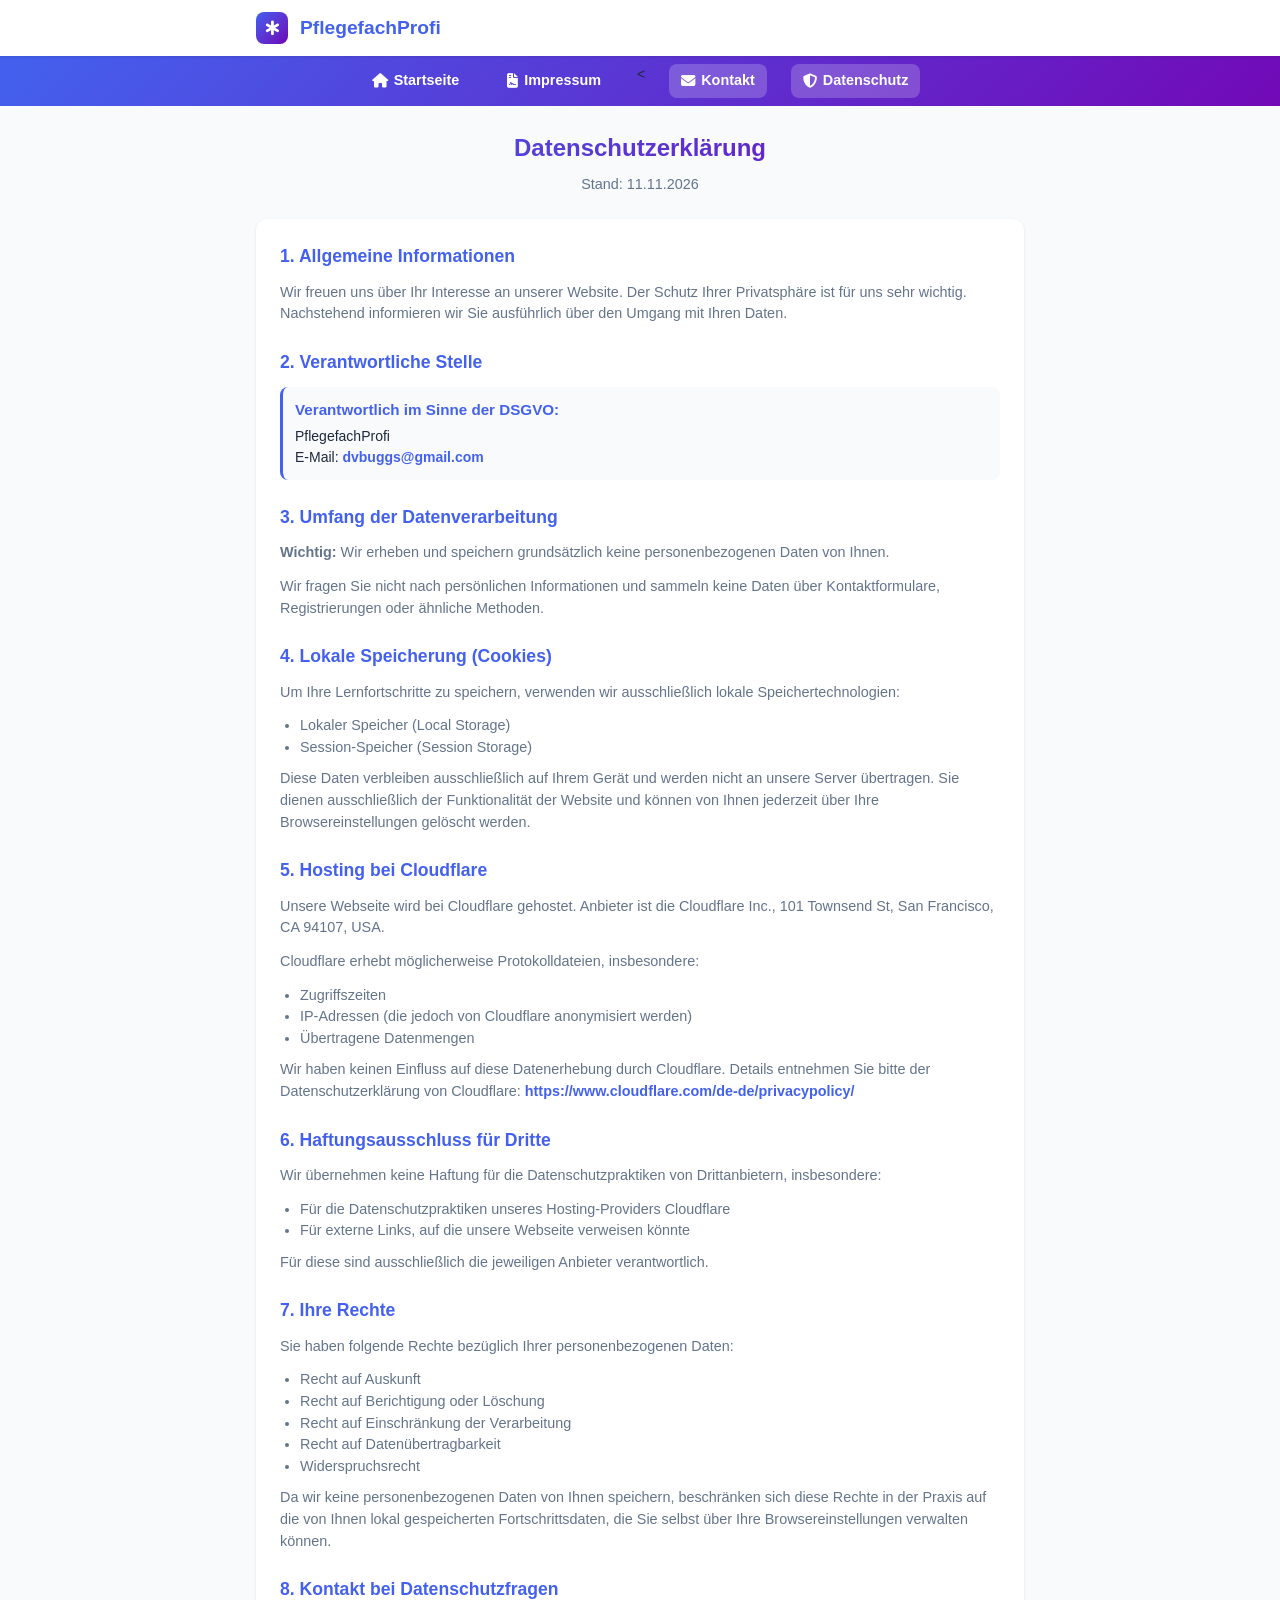
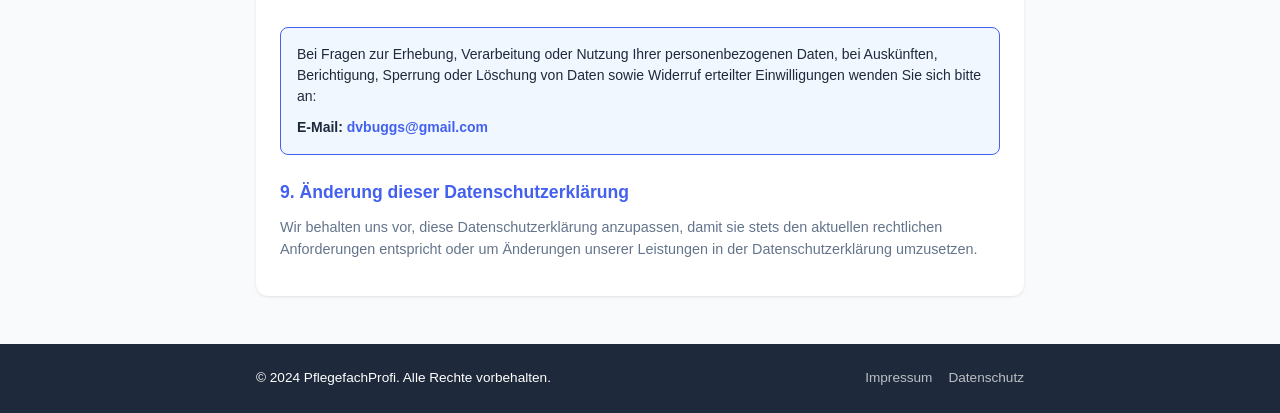
<file: datenschutz.html>
<!DOCTYPE html>
<html lang="de">
<head>
    <meta charset="UTF-8">
    <meta name="viewport" content="width=device-width, initial-scale=1.0">
    <title>Datenschutz | PflegefachProfi</title>
    <link rel="stylesheet" href="https://cdnjs.cloudflare.com/ajax/libs/font-awesome/6.4.0/css/all.min.css">
    <style>
        /* ===== COMPACT CSS VARIABLES ===== */
        :root {
            --primary-blue: #4361ee;
            --primary-purple: #7209b7;
            --text-primary: #1e293b;
            --text-secondary: #64748b;
            --background: #f8fafc;
            --surface: #ffffff;
            --border: #e2e8f0;
            --shadow-sm: 0 1px 3px rgba(0,0,0,0.1);
            --radius-sm: 8px;
            --radius-md: 12px;
            --space-xs: 8px;
            --space-sm: 12px;
            --space-md: 16px;
            --space-lg: 24px;
            --space-xl: 32px;
        }

        * {
            margin: 0;
            padding: 0;
            box-sizing: border-box;
        }

        body {
            font-family: -apple-system, BlinkMacSystemFont, 'Segoe UI', Roboto, sans-serif;
            color: var(--text-primary);
            background-color: var(--background);
            line-height: 1.5;
            min-height: 100vh;
            display: flex;
            flex-direction: column;
            font-size: 14px;
        }

        .container {
            width: 100%;
            max-width: 800px;
            margin: 0 auto;
            padding: 0 var(--space-md);
        }

        /* Header - Compact */
        .header {
            background: var(--surface);
            box-shadow: var(--shadow-sm);
            position: sticky;
            top: 0;
            z-index: 1000;
        }

        .header-content {
            display: flex;
            justify-content: space-between;
            align-items: center;
            padding: var(--space-sm) 0;
        }

        .logo {
            display: flex;
            align-items: center;
            gap: var(--space-sm);
            font-weight: 700;
            font-size: 1.2rem;
            color: var(--primary-blue);
            text-decoration: none;
        }

        .logo-icon {
            width: 32px;
            height: 32px;
            background: linear-gradient(135deg, var(--primary-blue), var(--primary-purple));
            border-radius: var(--radius-sm);
            display: flex;
            align-items: center;
            justify-content: center;
            color: white;
            font-size: 0.9rem;
        }

        /* Navigation - Compact */
        .navbar {
            background: linear-gradient(135deg, var(--primary-blue) 0%, var(--primary-purple) 100%);
            padding: var(--space-xs) 0;
        }

        .nav-menu {
            display: flex;
            list-style: none;
            justify-content: center;
            gap: var(--space-lg);
        }

        .nav-link {
            color: white;
            text-decoration: none;
            font-weight: 600;
            padding: 6px 12px;
            border-radius: var(--radius-sm);
            transition: all 0.3s ease;
            display: flex;
            align-items: center;
            gap: 6px;
            font-size: 0.9rem;
        }

        .nav-link:hover, .nav-link.active {
            background-color: rgba(255, 255, 255, 0.2);
        }

        /* Content - Compact */
        .datenschutz-content {
            padding: var(--space-lg) 0;
            flex: 1;
        }

        .datenschutz-header {
            text-align: center;
            margin-bottom: var(--space-lg);
        }

        .datenschutz-title {
            font-size: 1.5rem;
            margin-bottom: var(--space-xs);
            background: linear-gradient(135deg, var(--primary-blue) 0%, var(--primary-purple) 100%);
            -webkit-background-clip: text;
            -webkit-text-fill-color: transparent;
            font-weight: 700;
        }

        .datenschutz-card {
            background: var(--surface);
            border-radius: var(--radius-md);
            padding: var(--space-lg);
            box-shadow: var(--shadow-sm);
            margin-bottom: var(--space-lg);
        }

        .legal-section {
            margin-bottom: var(--space-lg);
        }

        .legal-section:last-child {
            margin-bottom: 0;
        }

        .section-title {
            font-size: 1.1rem;
            color: var(--primary-blue);
            margin-bottom: var(--space-sm);
            font-weight: 600;
        }

        .info-item {
            background: var(--background);
            padding: var(--space-sm);
            border-radius: var(--radius-sm);
            border-left: 3px solid var(--primary-blue);
            margin-bottom: var(--space-sm);
        }

        .info-item h4 {
            color: var(--primary-blue);
            margin-bottom: 4px;
            font-size: 0.95rem;
        }

        .contact-box {
            background: #f0f7ff;
            border-radius: var(--radius-sm);
            padding: var(--space-md);
            border: 1px solid var(--primary-blue);
            margin: var(--space-lg) 0;
        }

        .contact-link {
            color: var(--primary-blue);
            font-weight: 600;
            text-decoration: none;
        }

        .contact-link:hover {
            text-decoration: underline;
        }

        .disclaimer-text {
            color: var(--text-secondary);
            font-size: 0.9rem;
            line-height: 1.5;
        }

        .disclaimer-text h3 {
            color: var(--text-primary);
            margin: var(--space-md) 0 var(--space-xs) 0;
            font-size: 1rem;
        }

        .disclaimer-text p {
            margin-bottom: var(--space-sm);
        }

        /* Footer - Compact */
        .footer {
            padding: var(--space-lg) 0;
            background: var(--text-primary);
            color: white;
            margin-top: auto;
            font-size: 0.85rem;
        }

        .footer-content {
            display: flex;
            justify-content: space-between;
            align-items: center;
        }

        .footer-links {
            display: flex;
            gap: var(--space-md);
        }

        .footer-link {
            color: rgba(255, 255, 255, 0.7);
            text-decoration: none;
            transition: color 0.2s ease;
        }

        .footer-link:hover {
            color: white;
        }

        /* Responsive */
        @media (max-width: 768px) {
            .footer-content {
                flex-direction: column;
                gap: var(--space-sm);
                text-align: center;
            }
            
            .footer-links {
                flex-wrap: wrap;
                justify-content: center;
            }
            
            .nav-menu {
                gap: var(--space-sm);
            }
            
            .datenschutz-card {
                padding: var(--space-md);
            }
        }

        @media (max-width: 480px) {
            .nav-menu {
                justify-content: space-between;
                gap: var(--space-xs);
            }
            
            .nav-link span {
                display: none;
            }
            
            .nav-link i {
                font-size: 1.1rem;
            }
            
            .datenschutz-title {
                font-size: 1.3rem;
            }
        }
    </style>
</head>
<body>
    <!-- Header -->
    <header class="header">
        <div class="container">
            <div class="header-content">
                <a href="index.html" class="logo">
                    <div class="logo-icon">
                        <i class="fas fa-star-of-life"></i>
                    </div>
                    <span>PflegefachProfi</span>
                </a>
            </div>
        </div>
    </header>

    <!-- Navigation -->
    <nav class="navbar">
        <div class="container">
            <ul class="nav-menu">
                <li><a href="index.html" class="nav-link"><i class="fas fa-home"></i> <span>Startseite</span></a></li>
                <li><a href="impressum.html" class="nav-link"><i class="fas fa-file-contract"></i> <span>Impressum</span></a></li>
                <<li><a href="kontakt.html" class="nav-link active"><i class="fas fa-envelope"></i> <span>Kontakt</span></a></li>
            <a href="datenschutz.html" class="nav-link active"><i class="fas fa-shield-alt"></i> <span>Datenschutz</span></a></li>
         
            </ul>
        </div>
    </nav>

    <!-- Datenschutz Content -->
    <main class="datenschutz-content">
        <div class="container">
            <div class="datenschutz-header">
                <h1 class="datenschutz-title">Datenschutzerklärung</h1>
                <p class="disclaimer-text">Stand: 11.11.2026</p>
            </div>

            <div class="datenschutz-card">
                <!-- Einleitung -->
                <div class="legal-section">
                    <h2 class="section-title">1. Allgemeine Informationen</h2>
                    <div class="disclaimer-text">
                        <p>Wir freuen uns über Ihr Interesse an unserer Website. Der Schutz Ihrer Privatsphäre ist für uns sehr wichtig. Nachstehend informieren wir Sie ausführlich über den Umgang mit Ihren Daten.</p>
                    </div>
                </div>

                <!-- Verantwortliche Stelle -->
                <div class="legal-section">
                    <h2 class="section-title">2. Verantwortliche Stelle</h2>
                    <div class="info-item">
                        <h4>Verantwortlich im Sinne der DSGVO:</h4>
                        <p>PflegefachProfi</p>
                        <p>E-Mail: <a href="mailto:dvbuggs@gmail.com" class="contact-link">dvbuggs@gmail.com</a></p>
                    </div>
                </div>

                <!-- Datenerhebung -->
                <div class="legal-section">
                    <h2 class="section-title">3. Umfang der Datenverarbeitung</h2>
                    <div class="disclaimer-text">
                        <p><strong>Wichtig:</strong> Wir erheben und speichern grundsätzlich keine personenbezogenen Daten von Ihnen.</p>
                        <p>Wir fragen Sie nicht nach persönlichen Informationen und sammeln keine Daten über Kontaktformulare, Registrierungen oder ähnliche Methoden.</p>
                    </div>
                </div>

                <!-- Lokale Speicherung -->
                <div class="legal-section">
                    <h2 class="section-title">4. Lokale Speicherung (Cookies)</h2>
                    <div class="disclaimer-text">
                        <p>Um Ihre Lernfortschritte zu speichern, verwenden wir ausschließlich lokale Speichertechnologien:</p>
                        <ul style="padding-left: 20px; margin: 10px 0;">
                            <li>Lokaler Speicher (Local Storage)</li>
                            <li>Session-Speicher (Session Storage)</li>
                        </ul>
                        <p>Diese Daten verbleiben ausschließlich auf Ihrem Gerät und werden nicht an unsere Server übertragen. Sie dienen ausschließlich der Funktionalität der Website und können von Ihnen jederzeit über Ihre Browsereinstellungen gelöscht werden.</p>
                    </div>
                </div>

                <!-- Hosting -->
                <div class="legal-section">
                    <h2 class="section-title">5. Hosting bei Cloudflare</h2>
                    <div class="disclaimer-text">
                        <p>Unsere Webseite wird bei Cloudflare gehostet. Anbieter ist die Cloudflare Inc., 101 Townsend St, San Francisco, CA 94107, USA.</p>
                        <p>Cloudflare erhebt möglicherweise Protokolldateien, insbesondere:</p>
                        <ul style="padding-left: 20px; margin: 10px 0;">
                            <li>Zugriffszeiten</li>
                            <li>IP-Adressen (die jedoch von Cloudflare anonymisiert werden)</li>
                            <li>Übertragene Datenmengen</li>
                        </ul>
                        <p>Wir haben keinen Einfluss auf diese Datenerhebung durch Cloudflare. Details entnehmen Sie bitte der Datenschutzerklärung von Cloudflare: <a href="https://www.cloudflare.com/de-de/privacypolicy/" class="contact-link">https://www.cloudflare.com/de-de/privacypolicy/</a></p>
                    </div>
                </div>

                <!-- Haftungsausschluss für Dritte -->
                <div class="legal-section">
                    <h2 class="section-title">6. Haftungsausschluss für Dritte</h2>
                    <div class="disclaimer-text">
                        <p>Wir übernehmen keine Haftung für die Datenschutzpraktiken von Drittanbietern, insbesondere:</p>
                        <ul style="padding-left: 20px; margin: 10px 0;">
                            <li>Für die Datenschutzpraktiken unseres Hosting-Providers Cloudflare</li>
                            <li>Für externe Links, auf die unsere Webseite verweisen könnte</li>
                        </ul>
                        <p>Für diese sind ausschließlich die jeweiligen Anbieter verantwortlich.</p>
                    </div>
                </div>

                <!-- Betroffenenrechte -->
                <div class="legal-section">
                    <h2 class="section-title">7. Ihre Rechte</h2>
                    <div class="disclaimer-text">
                        <p>Sie haben folgende Rechte bezüglich Ihrer personenbezogenen Daten:</p>
                        <ul style="padding-left: 20px; margin: 10px 0;">
                            <li>Recht auf Auskunft</li>
                            <li>Recht auf Berichtigung oder Löschung</li>
                            <li>Recht auf Einschränkung der Verarbeitung</li>
                            <li>Recht auf Datenübertragbarkeit</li>
                            <li>Widerspruchsrecht</li>
                        </ul>
                        <p>Da wir keine personenbezogenen Daten von Ihnen speichern, beschränken sich diese Rechte in der Praxis auf die von Ihnen lokal gespeicherten Fortschrittsdaten, die Sie selbst über Ihre Browsereinstellungen verwalten können.</p>
                    </div>
                </div>

                <!-- Kontakt -->
                <div class="legal-section">
                    <h2 class="section-title">8. Kontakt bei Datenschutzfragen</h2>
                    <div class="contact-box">
                        <p>Bei Fragen zur Erhebung, Verarbeitung oder Nutzung Ihrer personenbezogenen Daten, bei Auskünften, Berichtigung, Sperrung oder Löschung von Daten sowie Widerruf erteilter Einwilligungen wenden Sie sich bitte an:</p>
                        <p style="margin-top: 10px;"><strong>E-Mail: <a href="mailto:dvbuggs@gmail.com" class="contact-link">dvbuggs@gmail.com</a></strong></p>
                    </div>
                </div>

                <!-- Änderungsvorbehalt -->
                <div class="legal-section">
                    <h2 class="section-title">9. Änderung dieser Datenschutzerklärung</h2>
                    <div class="disclaimer-text">
                        <p>Wir behalten uns vor, diese Datenschutzerklärung anzupassen, damit sie stets den aktuellen rechtlichen Anforderungen entspricht oder um Änderungen unserer Leistungen in der Datenschutzerklärung umzusetzen.</p>
                    </div>
                </div>
            </div>
        </div>
    </main>

    <!-- Footer -->
    <footer class="footer">
        <div class="container">
            <div class="footer-content">
                <div class="copyright">
                    &copy; 2024 PflegefachProfi. Alle Rechte vorbehalten.
                </div>
                <div class="footer-links">
                    <a href="impressum.html" class="footer-link">Impressum</a>
                    <a href="datenschutz.html" class="footer-link">Datenschutz</a>
                </div>
            </div>
        </div>
    </footer>
</body>
</html>
</file>
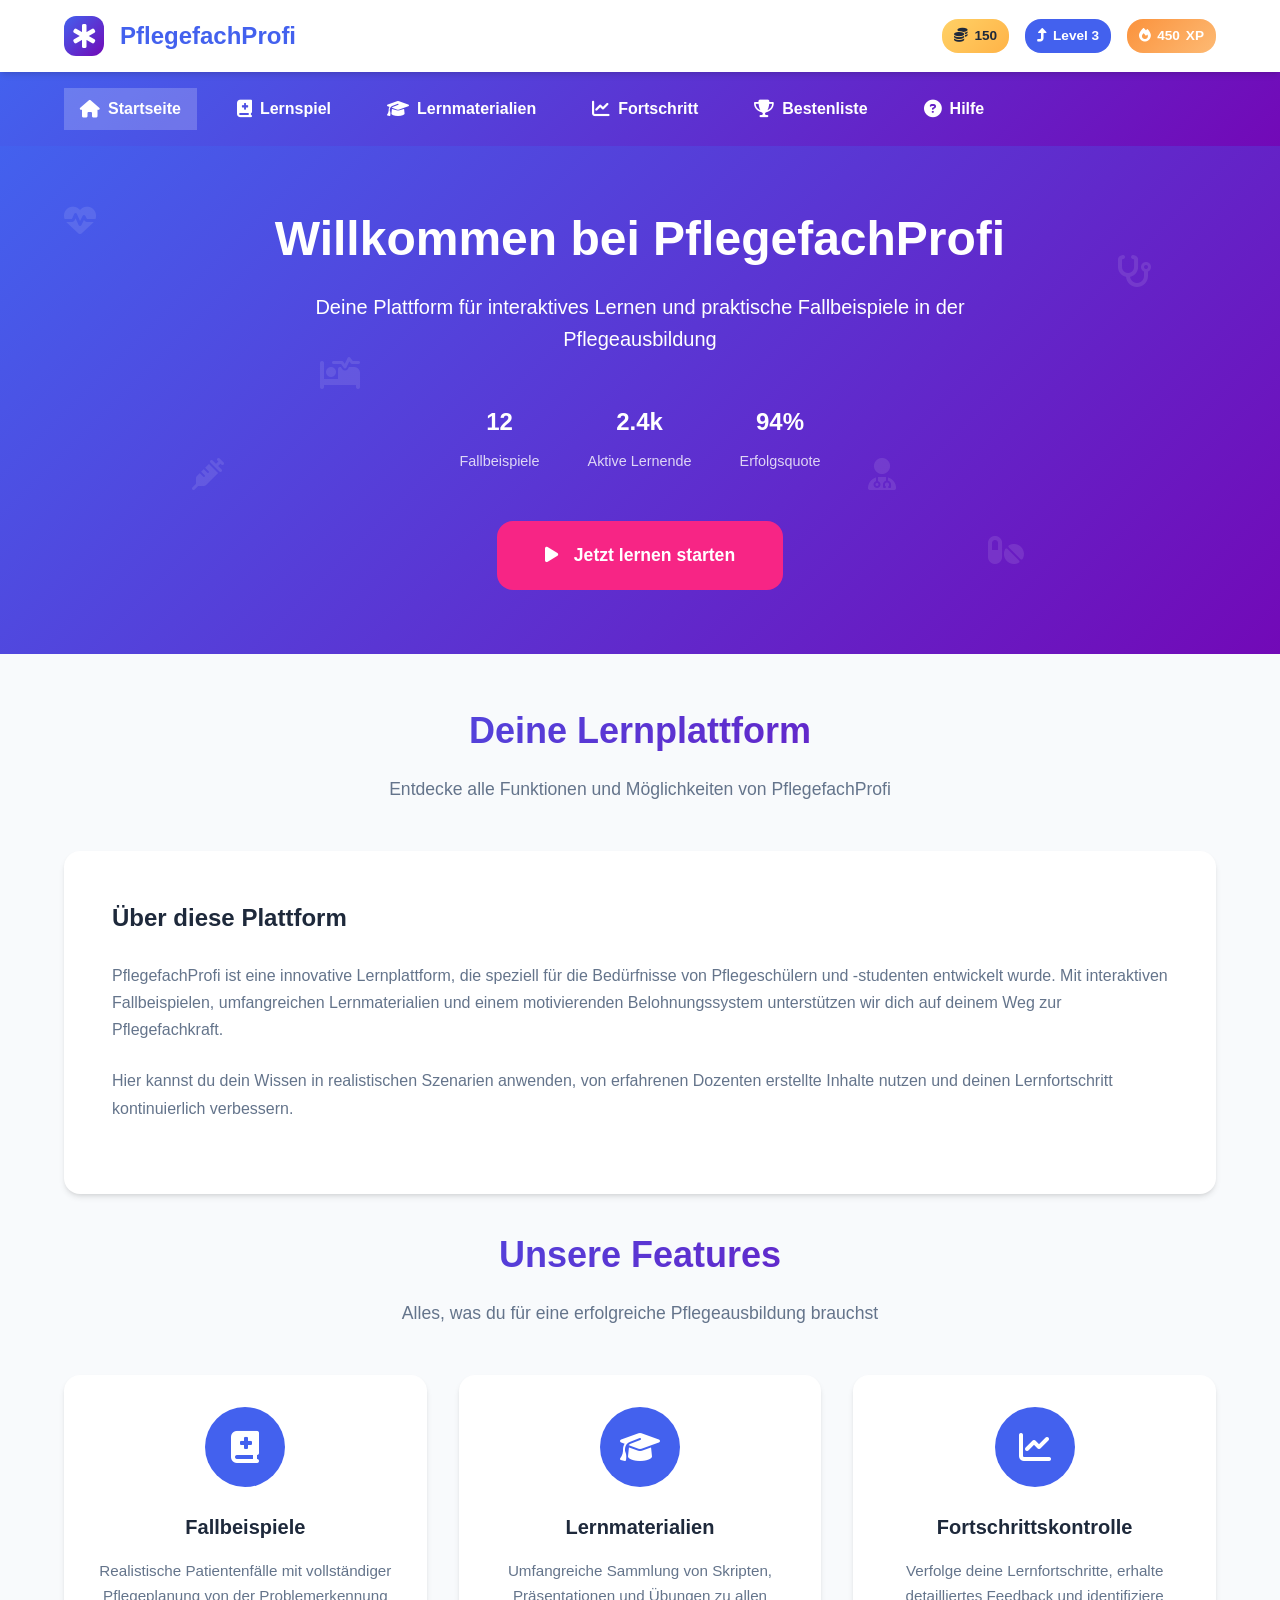
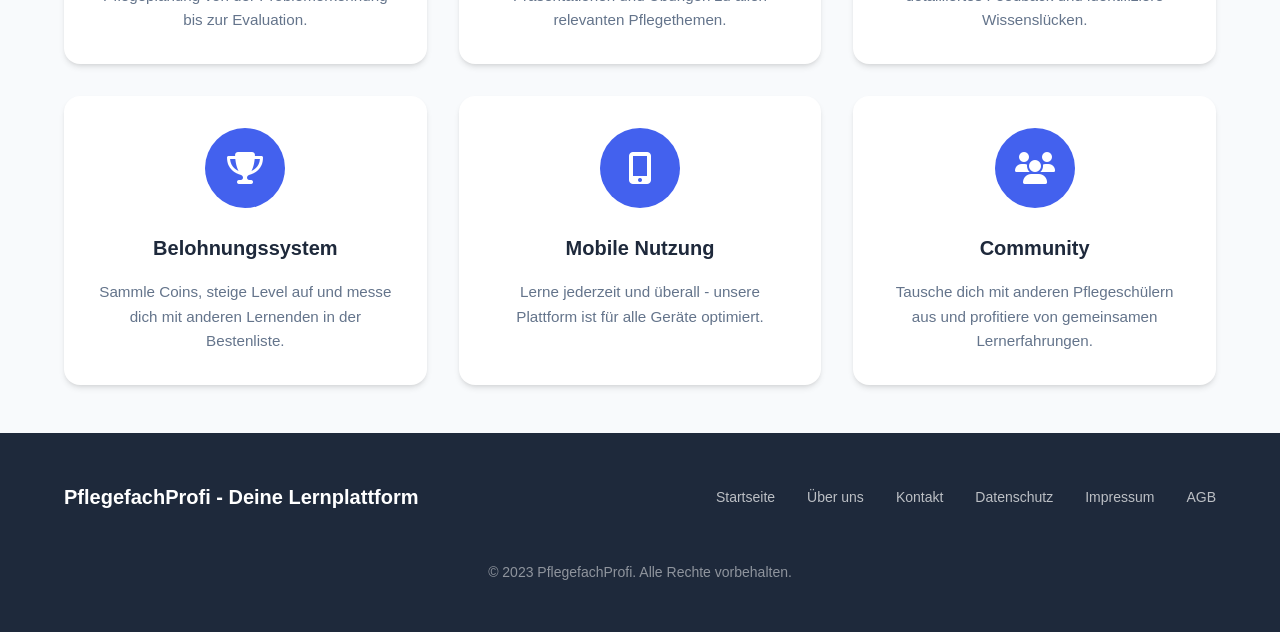
<file: fb.html>
<!DOCTYPE html>
<html lang="de">
<head>
    <meta charset="UTF-8">
    <meta name="viewport" content="width=device-width, initial-scale=1.0">
    <title>PflegefachProfi - Pflegelernplattform</title>
    <link rel="stylesheet" href="https://cdnjs.cloudflare.com/ajax/libs/font-awesome/6.4.0/css/all.min.css">
    <style>
        /* ===== CSS VARIABLES ===== */
        :root {
            /* Primary Colors */
            --primary-blue: #4361ee;
            --primary-purple: #7209b7;
            --primary-pink: #f72585;
            --primary-cyan: #4cc9f0;
            
            /* Semantic Colors */
            --success: #4ade80;
            --warning: #f59e0b;
            --error: #ef4444;
            --info: #3b82f6;
            
            /* Neutral Colors */
            --text-primary: #1e293b;
            --text-secondary: #64748b;
            --text-tertiary: #94a3b8;
            --background: #f8fafc;
            --surface: #ffffff;
            --border: #e2e8f0;
            --border-light: #f1f5f9;
            
            /* Game Colors */
            --coin-gold: #ffd166;
            --xp-orange: #fb923c;
            --streak-red: #f87171;
            
            /* Effects */
            --shadow-sm: 0 1px 2px 0 rgb(0 0 0 / 0.05);
            --shadow-md: 0 4px 6px -1px rgb(0 0 0 / 0.1), 0 2px 4px -2px rgb(0 0 0 / 0.1);
            --shadow-lg: 0 10px 15px -3px rgb(0 0 0 / 0.1), 0 4px 6px -4px rgb(0 0 0 / 0.1);
            --shadow-xl: 0 20px 25px -5px rgb(0 0 0 / 0.1), 0 8px 10px -6px rgb(0 0 0 / 0.1);
            
            /* Border Radius */
            --radius-sm: 8px;
            --radius-md: 12px;
            --radius-lg: 16px;
            --radius-xl: 24px;
            
            /* Spacing */
            --space-xs: 8px;
            --space-sm: 16px;
            --space-md: 24px;
            --space-lg: 32px;
            --space-xl: 48px;
            --space-2xl: 64px;
            
            /* Typography */
            --font-primary: 'Helvetica Neue', Helvetica, Arial, sans-serif;
            --font-weight-normal: 400;
            --font-weight-medium: 500;
            --font-weight-semibold: 600;
            --font-weight-bold: 700;
        }

        /* ===== RESET & BASE STYLES ===== */
        * {
            margin: 0;
            padding: 0;
            box-sizing: border-box;
        }

        body {
            font-family: var(--font-primary);
            color: var(--text-primary);
            background-color: var(--background);
            line-height: 1.6;
            overflow-x: hidden;
            display: flex;
            flex-direction: column;
            min-height: 100vh;
        }

        .container {
            width: 100%;
            max-width: 1200px;
            margin: 0 auto;
            padding: 0 var(--space-md);
        }

        /* ===== ANIMATIONS ===== */
        @keyframes float {
            0%, 100% { 
                transform: translateY(0px) rotate(0deg); 
            }
            50% { 
                transform: translateY(-20px) rotate(5deg); 
            }
        }

        @keyframes pulse {
            0%, 100% { 
                transform: scale(1); 
            }
            50% { 
                transform: scale(1.05); 
            }
        }

        @keyframes bounce {
            0%, 20%, 53%, 80%, 100% {
                transform: translate3d(0,0,0);
            }
            40%, 43% {
                transform: translate3d(0,-8px,0);
            }
            70% {
                transform: translate3d(0,-4px,0);
            }
            90% {
                transform: translate3d(0,-2px,0);
            }
        }

        @keyframes confettiRain {
            0% {
                transform: translateY(-100px) rotate(0deg);
                opacity: 1;
            }
            100% {
                transform: translateY(100vh) rotate(360deg);
                opacity: 0;
            }
        }

        @keyframes slideInUp {
            from {
                opacity: 0;
                transform: translateY(30px);
            }
            to {
                opacity: 1;
                transform: translateY(0);
            }
        }

        @keyframes glow {
            0%, 100% { 
                box-shadow: 0 0 5px rgba(67, 97, 238, 0.3);
            }
            50% { 
                box-shadow: 0 0 20px rgba(67, 97, 238, 0.6);
            }
        }

        @keyframes shimmer {
            0% { transform: translateX(-100%); }
            100% { transform: translateX(100%); }
        }

        /* ===== COMPONENT STYLES ===== */

        /* Header & Navigation */
        .header {
            background: var(--surface);
            box-shadow: var(--shadow-md);
            position: sticky;
            top: 0;
            z-index: 1000;
            backdrop-filter: blur(10px);
        }

        .header-content {
            display: flex;
            justify-content: space-between;
            align-items: center;
            padding: var(--space-sm) 0;
        }

        .logo {
            display: flex;
            align-items: center;
            gap: var(--space-sm);
            font-weight: var(--font-weight-bold);
            font-size: 1.5rem;
            color: var(--primary-blue);
            text-decoration: none;
        }

        .logo-icon {
            width: 40px;
            height: 40px;
            background: linear-gradient(135deg, var(--primary-blue), var(--primary-purple));
            border-radius: var(--radius-md);
            display: flex;
            align-items: center;
            justify-content: center;
            color: white;
            animation: pulse 2s infinite;
        }

        /* Navigation Bar */
        .navbar {
            background: linear-gradient(135deg, var(--primary-blue) 0%, var(--primary-purple) 100%);
            padding: var(--space-sm) 0;
            box-shadow: 0 2px 4px rgba(0, 0, 0, 0.1);
        }

        .nav-container {
            display: flex;
            justify-content: space-between;
            align-items: center;
        }

        .nav-menu {
            display: flex;
            list-style: none;
            gap: var(--space-md);
        }

        .nav-item {
            position: relative;
        }

        .nav-link {
            color: white;
            text-decoration: none;
            font-weight: 600;
            padding: var(--space-xs) var(--space-sm);
            border-radius: var(--radius);
            transition: all 0.3s ease;
            display: flex;
            align-items: center;
            gap: var(--space-xs);
        }

        .nav-link:hover, .nav-link.active {
            background-color: rgba(255, 255, 255, 0.2);
        }

        .nav-link i {
            font-size: 1.1rem;
        }

        .nav-dropdown {
            position: absolute;
            top: 100%;
            left: 0;
            background: white;
            border-radius: var(--radius);
            box-shadow: var(--shadow-xl);
            min-width: 200px;
            opacity: 0;
            visibility: hidden;
            transform: translateY(10px);
            transition: all 0.3s ease;
            z-index: 100;
        }

        .nav-item:hover .nav-dropdown {
            opacity: 1;
            visibility: visible;
            transform: translateY(0);
        }

        .dropdown-item {
            display: block;
            padding: var(--space-sm);
            color: var(--text-primary);
            text-decoration: none;
            border-bottom: 1px solid var(--border);
            transition: all 0.2s ease;
        }

        .dropdown-item:last-child {
            border-bottom: none;
        }

        .dropdown-item:hover {
            background-color: var(--primary-blue);
            color: white;
        }

        .dropdown-item i {
            margin-right: var(--space-xs);
            width: 20px;
            text-align: center;
        }

        .user-stats {
            display: flex;
            gap: var(--space-sm);
            align-items: center;
        }

        .stat-item {
            display: flex;
            align-items: center;
            gap: 6px;
            background: var(--background);
            padding: 6px 12px;
            border-radius: var(--radius-lg);
            font-weight: var(--font-weight-semibold);
            font-size: 0.85rem;
            transition: all 0.3s ease;
        }

        .stat-item:hover {
            transform: translateY(-2px);
            box-shadow: var(--shadow-md);
        }

        .stat-item.coins {
            background: linear-gradient(135deg, var(--coin-gold), #ffb347);
            color: var(--text-primary);
        }

        .stat-item.level {
            background: var(--primary-blue);
            color: white;
        }

        .stat-item.xp {
            background: linear-gradient(135deg, var(--xp-orange), #fdba74);
            color: white;
        }

        /* Hero Section */
        .hero {
            padding: var(--space-2xl) 0;
            background: linear-gradient(135deg, var(--primary-blue), var(--primary-purple));
            color: white;
            position: relative;
            overflow: hidden;
        }

        .medical-animation {
            position: absolute;
            top: 0;
            left: 0;
            width: 100%;
            height: 100%;
            pointer-events: none;
        }

        .medical-item {
            position: absolute;
            font-size: 2rem;
            opacity: 0.1;
            animation: float 6s ease-in-out infinite;
        }

        .hero-content {
            position: relative;
            z-index: 2;
            text-align: center;
            max-width: 800px;
            margin: 0 auto;
        }

        .hero-title {
            font-size: 3rem;
            font-weight: var(--font-weight-bold);
            margin-bottom: var(--space-md);
            line-height: 1.2;
            animation: slideInUp 0.8s ease;
        }

        .hero-subtitle {
            font-size: 1.25rem;
            opacity: 0.9;
            margin-bottom: var(--space-xl);
            animation: slideInUp 0.8s ease 0.2s both;
        }

        .hero-stats {
            display: flex;
            justify-content: center;
            gap: var(--space-xl);
            margin: var(--space-xl) 0;
            animation: slideInUp 0.8s ease 0.4s both;
        }

        .stat-bubble {
            text-align: center;
        }

        .stat-value {
            font-size: 1.5rem;
            font-weight: var(--font-weight-bold);
            margin-bottom: var(--space-xs);
        }

        .stat-label {
            font-size: 0.9rem;
            opacity: 0.8;
        }

        .cta-pulse {
            display: inline-flex;
            align-items: center;
            gap: var(--space-sm);
            background: var(--primary-pink);
            color: white;
            padding: var(--space-md) var(--space-xl);
            border: none;
            border-radius: var(--radius-lg);
            font-weight: var(--font-weight-bold);
            font-size: 1.1rem;
            cursor: pointer;
            transition: all 0.3s ease;
            animation: glow 2s infinite, slideInUp 0.8s ease 0.6s both;
        }

        .cta-pulse:hover {
            transform: translateY(-2px);
            box-shadow: var(--shadow-xl);
        }

        /* Main Content */
        .main-content {
            padding: var(--space-xl) 0;
            flex: 1;
        }

        .section-header {
            text-align: center;
            margin-bottom: var(--space-xl);
        }

        .section-header h2 {
            font-size: 2.25rem;
            margin-bottom: var(--space-sm);
            background: linear-gradient(135deg, var(--primary-blue) 0%, var(--primary-purple) 100%);
            -webkit-background-clip: text;
            -webkit-text-fill-color: transparent;
            background-clip: text;
        }

        .section-header p {
            color: var(--text-secondary);
            font-size: 1.1rem;
            max-width: 600px;
            margin: 0 auto;
        }

        /* Features Grid */
        .features-grid {
            display: grid;
            grid-template-columns: repeat(auto-fit, minmax(300px, 1fr));
            gap: var(--space-lg);
            margin-top: var(--space-lg);
        }

        .feature-card {
            background: var(--surface);
            border-radius: var(--radius-lg);
            padding: var(--space-lg);
            box-shadow: var(--shadow-md);
            transition: all 0.3s ease;
            text-align: center;
        }

        .feature-card:hover {
            transform: translateY(-8px);
            box-shadow: var(--shadow-xl);
        }

        .feature-icon {
            width: 80px;
            height: 80px;
            background: var(--primary-blue);
            border-radius: 50%;
            display: flex;
            align-items: center;
            justify-content: center;
            color: white;
            font-size: 2rem;
            margin: 0 auto var(--space-md);
        }

        .feature-card h3 {
            font-size: 1.25rem;
            margin-bottom: var(--space-sm);
            color: var(--text-primary);
        }

        .feature-card p {
            color: var(--text-secondary);
            font-size: 0.95rem;
        }

        /* Content Cards */
        .content-card {
            background: var(--surface);
            border-radius: var(--radius-lg);
            padding: var(--space-xl);
            box-shadow: var(--shadow-md);
            margin-bottom: var(--space-lg);
        }

        .content-card h3 {
            font-size: 1.5rem;
            margin-bottom: var(--space-md);
            color: var(--text-primary);
        }

        .content-card p {
            color: var(--text-secondary);
            margin-bottom: var(--space-md);
            line-height: 1.7;
        }

        /* Footer */
        .footer {
            padding: var(--space-xl) 0;
            background: var(--text-primary);
            color: white;
            margin-top: auto;
        }

        .footer-content {
            display: flex;
            justify-content: space-between;
            align-items: center;
            flex-wrap: wrap;
            gap: var(--space-md);
        }

        .footer-logo {
            font-weight: var(--font-weight-bold);
            font-size: 1.25rem;
        }

        .footer-links {
            display: flex;
            gap: var(--space-lg);
            flex-wrap: wrap;
        }

        .footer-link {
            color: rgba(255, 255, 255, 0.7);
            text-decoration: none;
            font-size: 0.875rem;
            transition: color 0.2s ease;
        }

        .footer-link:hover {
            color: white;
        }

        .footer-copyright {
            width: 100%;
            text-align: center;
            margin-top: var(--space-md);
            color: rgba(255, 255, 255, 0.5);
            font-size: 0.875rem;
        }

        /* Responsive Design */
        @media (max-width: 768px) {
            .header-content {
                flex-direction: column;
                gap: var(--space-sm);
            }
            
            .user-stats {
                width: 100%;
                justify-content: space-between;
            }
            
            .nav-container {
                flex-direction: column;
                gap: var(--space-sm);
            }
            
            .nav-menu {
                flex-wrap: wrap;
                justify-content: center;
            }
            
            .hero-title {
                font-size: 2rem;
            }
            
            .features-grid {
                grid-template-columns: 1fr;
            }

            .footer-content {
                flex-direction: column;
                text-align: center;
            }

            .footer-links {
                justify-content: center;
            }
        }
    </style>
</head>
<body>
    <!-- Header -->
    <header class="header">
        <div class="container">
            <div class="header-content">
                <a href="index.html" class="logo">
                    <div class="logo-icon">
                        <i class="fas fa-star-of-life"></i>
                    </div>
                    <span>PflegefachProfi</span>
                </a>
                <div class="user-stats">
                    <div class="stat-item coins">
                        <i class="fas fa-coins"></i>
                        <span id="coin-count">150</span>
                    </div>
                    <div class="stat-item level">
                        <i class="fas fa-level-up-alt"></i>
                        <span>Level <span id="level-count">3</span></span>
                    </div>
                    <div class="stat-item xp">
                        <i class="fas fa-fire"></i>
                        <span id="xp-count">450</span> XP
                    </div>
                </div>
            </div>
        </div>
    </header>

    <!-- Navigation Bar -->
    <nav class="navbar">
        <div class="container nav-container">
            <ul class="nav-menu">
                <li class="nav-item">
                    <a href="index.html" class="nav-link active">
                        <i class="fas fa-home"></i>
                        Startseite
                    </a>
                </li>
                <li class="nav-item">
                    <a href="vocab" class="nav-link">
                        <i class="fas fa-book-medical"></i>
                        Lernspiel
                    </a>
                    <div class="nav-dropdown">
                        <a href="fallbeispiel-copd.html" class="dropdown-item">
                            <i class="fas fa-lungs"></i>
                            COPD & Herzinsuffizienz
                        </a>
                        <a href="fallbeispiel-diabetes.html" class="dropdown-item">
                            <i class="fas fa-user-friends"></i>
                            Diabetes & Sturzrisiko
                        </a>
                        <a href="fallbeispiel-demenz.html" class="dropdown-item">
                            <i class="fas fa-brain"></i>
                            Demenz & Ernährung
                        </a>
                        <a href="alle-fallbeispiele.html" class="dropdown-item">
                            <i class="fas fa-procedures"></i>
                            Alle Fallbeispiele
                        </a>
                    </div>
                </li>
                <li class="nav-item">
                    <a href="lernmaterialien.html" class="nav-link">
                        <i class="fas fa-graduation-cap"></i>
                        Lernmaterialien
                    </a>
                    <div class="nav-dropdown">
                        <a href="pflegeplanung.html" class="dropdown-item">
                            <i class="fas fa-file-pdf"></i>
                            Pflegeplanung
                        </a>
                        <a href="medikamentenlehre.html" class="dropdown-item">
                            <i class="fas fa-pills"></i>
                            Medikamentenlehre
                        </a>
                        <a href="anatomie.html" class="dropdown-item">
                            <i class="fas fa-heartbeat"></i>
                            Anatomie & Physiologie
                        </a>
                        <a href="diagnostik.html" class="dropdown-item">
                            <i class="fas fa-stethoscope"></i>
                            Diagnostik
                        </a>
                    </div>
                </li>
                <li class="nav-item">
                    <a href="fortschritt.html" class="nav-link">
                        <i class="fas fa-chart-line"></i>
                        Fortschritt
                    </a>
                </li>
                <li class="nav-item">
                    <a href="bestenliste.html" class="nav-link">
                        <i class="fas fa-trophy"></i>
                        Bestenliste
                    </a>
                </li>
                <li class="nav-item">
                    <a href="hilfe.html" class="nav-link">
                        <i class="fas fa-question-circle"></i>
                        Hilfe
                    </a>
                </li>
            </ul>
        </div>
    </nav>

    <!-- Hero Section -->
    <section class="hero">
        <div class="medical-animation">
            <div class="medical-item" style="top: 10%; left: 5%;"><i class="fas fa-heartbeat"></i></div>
            <div class="medical-item" style="top: 20%; right: 10%;"><i class="fas fa-stethoscope"></i></div>
            <div class="medical-item" style="bottom: 30%; left: 15%;"><i class="fas fa-syringe"></i></div>
            <div class="medical-item" style="bottom: 15%; right: 20%;"><i class="fas fa-pills"></i></div>
            <div class="medical-item" style="top: 40%; left: 25%;"><i class="fas fa-procedures"></i></div>
            <div class="medical-item" style="top: 60%; right: 30%;"><i class="fas fa-user-md"></i></div>
        </div>
        <div class="container">
            <div class="hero-content">
                <h1 class="hero-title">Willkommen bei PflegefachProfi</h1>
                <p class="hero-subtitle">Deine Plattform für interaktives Lernen und praktische Fallbeispiele in der Pflegeausbildung</p>
                
                <div class="hero-stats">
                    <div class="stat-bubble">
                        <div class="stat-value" id="hero-modules">12</div>
                        <div class="stat-label">Fallbeispiele</div>
                    </div>
                    <div class="stat-bubble">
                        <div class="stat-value" id="hero-users">2.4k</div>
                        <div class="stat-label">Aktive Lernende</div>
                    </div>
                    <div class="stat-bubble">
                        <div class="stat-value" id="hero-success">94%</div>
                        <div class="stat-label">Erfolgsquote</div>
                    </div>
                </div>
                
                <button class="cta-pulse" id="start-learning">
                    <i class="fas fa-play"></i>
                    Jetzt lernen starten
                </button>
            </div>
        </div>
    </section>

    <!-- Main Content -->
    <main class="main-content">
        <div class="container">
            <div class="section-header">
                <h2>Deine Lernplattform</h2>
                <p>Entdecke alle Funktionen und Möglichkeiten von PflegefachProfi</p>
            </div>
            
            <div class="content-card">
                <h3>Über diese Plattform</h3>
                <p>PflegefachProfi ist eine innovative Lernplattform, die speziell für die Bedürfnisse von Pflegeschülern und -studenten entwickelt wurde. Mit interaktiven Fallbeispielen, umfangreichen Lernmaterialien und einem motivierenden Belohnungssystem unterstützen wir dich auf deinem Weg zur Pflegefachkraft.</p>
                <p>Hier kannst du dein Wissen in realistischen Szenarien anwenden, von erfahrenen Dozenten erstellte Inhalte nutzen und deinen Lernfortschritt kontinuierlich verbessern.</p>
            </div>
            
            <div class="section-header">
                <h2>Unsere Features</h2>
                <p>Alles, was du für eine erfolgreiche Pflegeausbildung brauchst</p>
            </div>
            
            <div class="features-grid">
                <div class="feature-card">
                    <div class="feature-icon">
                        <i class="fas fa-book-medical"></i>
                    </div>
                    <h3>Fallbeispiele</h3>
                    <p>Realistische Patientenfälle mit vollständiger Pflegeplanung von der Problemerkennung bis zur Evaluation.</p>
                </div>
                
                <div class="feature-card">
                    <div class="feature-icon">
                        <i class="fas fa-graduation-cap"></i>
                    </div>
                    <h3>Lernmaterialien</h3>
                    <p>Umfangreiche Sammlung von Skripten, Präsentationen und Übungen zu allen relevanten Pflegethemen.</p>
                </div>
                
                <div class="feature-card">
                    <div class="feature-icon">
                        <i class="fas fa-chart-line"></i>
                    </div>
                    <h3>Fortschrittskontrolle</h3>
                    <p>Verfolge deine Lernfortschritte, erhalte detailliertes Feedback und identifiziere Wissenslücken.</p>
                </div>
                
                <div class="feature-card">
                    <div class="feature-icon">
                        <i class="fas fa-trophy"></i>
                    </div>
                    <h3>Belohnungssystem</h3>
                    <p>Sammle Coins, steige Level auf und messe dich mit anderen Lernenden in der Bestenliste.</p>
                </div>
                
                <div class="feature-card">
                    <div class="feature-icon">
                        <i class="fas fa-mobile-alt"></i>
                    </div>
                    <h3>Mobile Nutzung</h3>
                    <p>Lerne jederzeit und überall - unsere Plattform ist für alle Geräte optimiert.</p>
                </div>
                
                <div class="feature-card">
                    <div class="feature-icon">
                        <i class="fas fa-users"></i>
                    </div>
                    <h3>Community</h3>
                    <p>Tausche dich mit anderen Pflegeschülern aus und profitiere von gemeinsamen Lernerfahrungen.</p>
                </div>
            </div>
        </div>
    </main>

    <!-- Footer -->
    <footer class="footer">
        <div class="container">
            <div class="footer-content">
                <div class="footer-logo">PflegefachProfi - Deine Lernplattform</div>
                <div class="footer-links">
                    <a href="index.html" class="footer-link">Startseite</a>
                    <a href="ueber-uns.html" class="footer-link">Über uns</a>
                    <a href="kontakt.html" class="footer-link">Kontakt</a>
                    <a href="datenschutz.html" class="footer-link">Datenschutz</a>
                    <a href="impressum.html" class="footer-link">Impressum</a>
                    <a href="agb.html" class="footer-link">AGB</a>
                </div>
                <div class="footer-copyright">
                    &copy; 2023 PflegefachProfi. Alle Rechte vorbehalten.
                </div>
            </div>
        </div>
    </footer>

    <script>
        // ===== GAME STATE MANAGEMENT =====
        const GameState = {
            coins: 150,
            level: 3,
            xp: 450,
            streak: 5,
            unlockedModules: [1, 2],
            completedModules: [1],
            currentModule: null,
            
            // Save to localStorage
            save() {
                localStorage.setItem('pflegefachprofi_save', JSON.stringify(this));
            },
            
            // Load from localStorage
            load() {
                const saved = localStorage.getItem('pflegefachprofi_save');
                if (saved) {
                    const data = JSON.parse(saved);
                    Object.assign(this, data);
                }
            },
            
            // Add XP and check for level up
            addXP(amount) {
                this.xp += amount;
                const newLevel = this.calculateLevel(this.xp);
                
                if (newLevel > this.level) {
                    this.level = newLevel;
                    this.triggerLevelUp();
                }
                
                this.save();
                this.updateUI();
            },
            
            // Add coins
            addCoins(amount) {
                this.coins += amount;
                this.save();
                this.updateUI();
                
                // Show coin animation
                this.showCoinAnimation(amount);
            },
            
            // Calculate level based on XP
            calculateLevel(xp) {
                if (xp >= 2000) return 5;
                if (xp >= 1200) return 4;
                if (xp >= 600) return 3;
                if (xp >= 200) return 2;
                return 1;
            },
            
            // Trigger level up effects
            triggerLevelUp() {
                // Show level up animation
                this.showLevelUpAnimation();
                
                // Add bonus coins
                this.addCoins(50 * this.level);
            },
            
            // Update UI elements
            updateUI() {
                document.getElementById('coin-count').textContent = this.coins;
                document.getElementById('level-count').textContent = this.level;
                document.getElementById('xp-count').textContent = this.xp;
            },
            
            // Show coin animation
            showCoinAnimation(amount) {
                const coinElement = document.createElement('div');
                coinElement.innerHTML = `<i class="fas fa-coins"></i> +${amount}`;
                coinElement.style.cssText = `
                    position: fixed;
                    top: 50%;
                    left: 50%;
                    transform: translate(-50%, -50%);
                    background: var(--coin-gold);
                    color: var(--text-primary);
                    padding: 10px 20px;
                    border-radius: 25px;
                    font-weight: bold;
                    z-index: 10000;
                    animation: bounce 1s ease;
                `;
                document.body.appendChild(coinElement);
                
                setTimeout(() => {
                    coinElement.remove();
                }, 2000);
            },
            
            // Show level up animation
            showLevelUpAnimation() {
                const levelUpElement = document.createElement('div');
                levelUpElement.innerHTML = `
                    <div style="text-align: center; color: white;">
                        <i class="fas fa-trophy" style="font-size: 4rem; margin-bottom: 1rem;"></i>
                        <h2 style="font-size: 2rem; margin-bottom: 0.5rem;">Level Up!</h2>
                        <p>Du bist jetzt Level ${this.level}!</p>
                    </div>
                `;
                levelUpElement.style.cssText = `
                    position: fixed;
                    top: 0;
                    left: 0;
                    width: 100%;
                    height: 100%;
                    background: rgba(0,0,0,0.8);
                    display: flex;
                    align-items: center;
                    justify-content: center;
                    z-index: 10000;
                `;
                document.body.appendChild(levelUpElement);
                
                // Create confetti
                this.createConfetti();
                
                setTimeout(() => {
                    levelUpElement.remove();
                }, 3000);
            },
            
            // Create confetti animation
            createConfetti() {
                const colors = ['#4361ee', '#7209b7', '#f72585', '#4cc9f0', '#ffd166'];
                
                for (let i = 0; i < 50; i++) {
                    const confetti = document.createElement('div');
                    confetti.style.cssText = `
                        position: fixed;
                        width: 10px;
                        height: 10px;
                        background: ${colors[Math.floor(Math.random() * colors.length)]};
                        top: -20px;
                        left: ${Math.random() * 100}vw;
                        animation: confettiRain ${Math.random() * 3 + 2}s linear forwards;
                        border-radius: 2px;
                        z-index: 10001;
                    `;
                    document.body.appendChild(confetti);
                    
                    setTimeout(() => {
                        confetti.remove();
                    }, 5000);
                }
            }
        };

        // ===== APPLICATION INITIALIZATION =====
        document.addEventListener('DOMContentLoaded', function() {
            // Load game state
            GameState.load();
            GameState.updateUI();
            
            // Set up event listeners
            document.getElementById('start-learning').addEventListener('click', function() {
                window.location.href = 'fallbeispiele.html';
            });
            
            // Add active class to current page in navigation
            const currentPage = window.location.pathname.split('/').pop() || 'index.html';
            const navLinks = document.querySelectorAll('.nav-link');
            
            navLinks.forEach(link => {
                if (link.getAttribute('href') === currentPage) {
                    link.classList.add('active');
                }
            });
            
            // Close dropdown when clicking elsewhere
            document.addEventListener('click', function(event) {
                if (!event.target.closest('.nav-item')) {
                    document.querySelectorAll('.nav-dropdown').forEach(dropdown => {
                        dropdown.style.opacity = '0';
                        dropdown.style.visibility = 'hidden';
                        dropdown.style.transform = 'translateY(10px)';
                    });
                }
            });
            
            // Add hover effects to feature cards
            document.querySelectorAll('.feature-card').forEach(card => {
                card.addEventListener('mouseenter', function() {
                    this.style.transform = 'translateY(-8px)';
                });
                
                card.addEventListener('mouseleave', function() {
                    this.style.transform = 'translateY(0)';
                });
            });
            
            // Add animation to stat items
            document.querySelectorAll('.stat-item').forEach(item => {
                item.addEventListener('mouseenter', function() {
                    this.style.transform = 'translateY(-2px)';
                });
                
                item.addEventListener('mouseleave', function() {
                    this.style.transform = 'translateY(0)';
                });
            });
        });

        // ===== MODULE SYSTEM =====
        // This would be in a separate modules.js file in a real application
        const ModuleSystem = {
            modules: [
                {
                    id: 1,
                    title: "Herr Müller - COPD & Herzinsuffizienz",
                    description: "Komplexes Fallbeispiel mit Atemwegsproblematik und kardiovaskulären Einschränkungen.",
                    cost: 100,
                    reward: { coins: 200, xp: 300 },
                    duration: "30 min",
                    difficulty: "Mittel",
                    icon: "fas fa-lungs",
                    content: [] // Would contain the actual learning content
                },
                {
                    id: 2,
                    title: "Frau Schmidt - Diabetes & Sturzrisiko",
                    description: "Fallbeispiel mit Diabetes-Management und Sturzprophylaxe.",
                    cost: 150,
                    reward: { coins: 250, xp: 400 },
                    duration: "35 min",
                    difficulty: "Mittel",
                    icon: "fas fa-user-friends",
                    content: []
                }
                // More modules can be added here
            ],
            
            // Check if user can afford a module
            canAfford(moduleId) {
                const module = this.modules.find(m => m.id === moduleId);
                return GameState.coins >= module.cost;
            },
            
            // Unlock a module
            unlock(moduleId) {
                if (this.canAfford(moduleId)) {
                    const module = this.modules.find(m => m.id === moduleId);
                    GameState.coins -= module.cost;
                    GameState.unlockedModules.push(moduleId);
                    GameState.save();
                    return true;
                }
                return false;
            },
            
            // Complete a module and give rewards
            complete(moduleId, score) {
                const module = this.modules.find(m => m.id === moduleId);
                const percentage = Math.max(score, 0.6); // Minimum 60% for rewards
                
                // Calculate rewards based on performance
                const coinsEarned = Math.round(module.reward.coins * percentage);
                const xpEarned = Math.round(module.reward.xp * percentage);
                
                // Add rewards
                GameState.addCoins(coinsEarned);
                GameState.addXP(xpEarned);
                
                // Mark as completed
                if (!GameState.completedModules.includes(moduleId)) {
                    GameState.completedModules.push(moduleId);
                    GameState.save();
                }
                
                return { coins: coinsEarned, xp: xpEarned };
            }
        };

        // Make systems globally available
        window.GameState = GameState;
        window.ModuleSystem = ModuleSystem;
    </script>
</body>
</html>
</file>
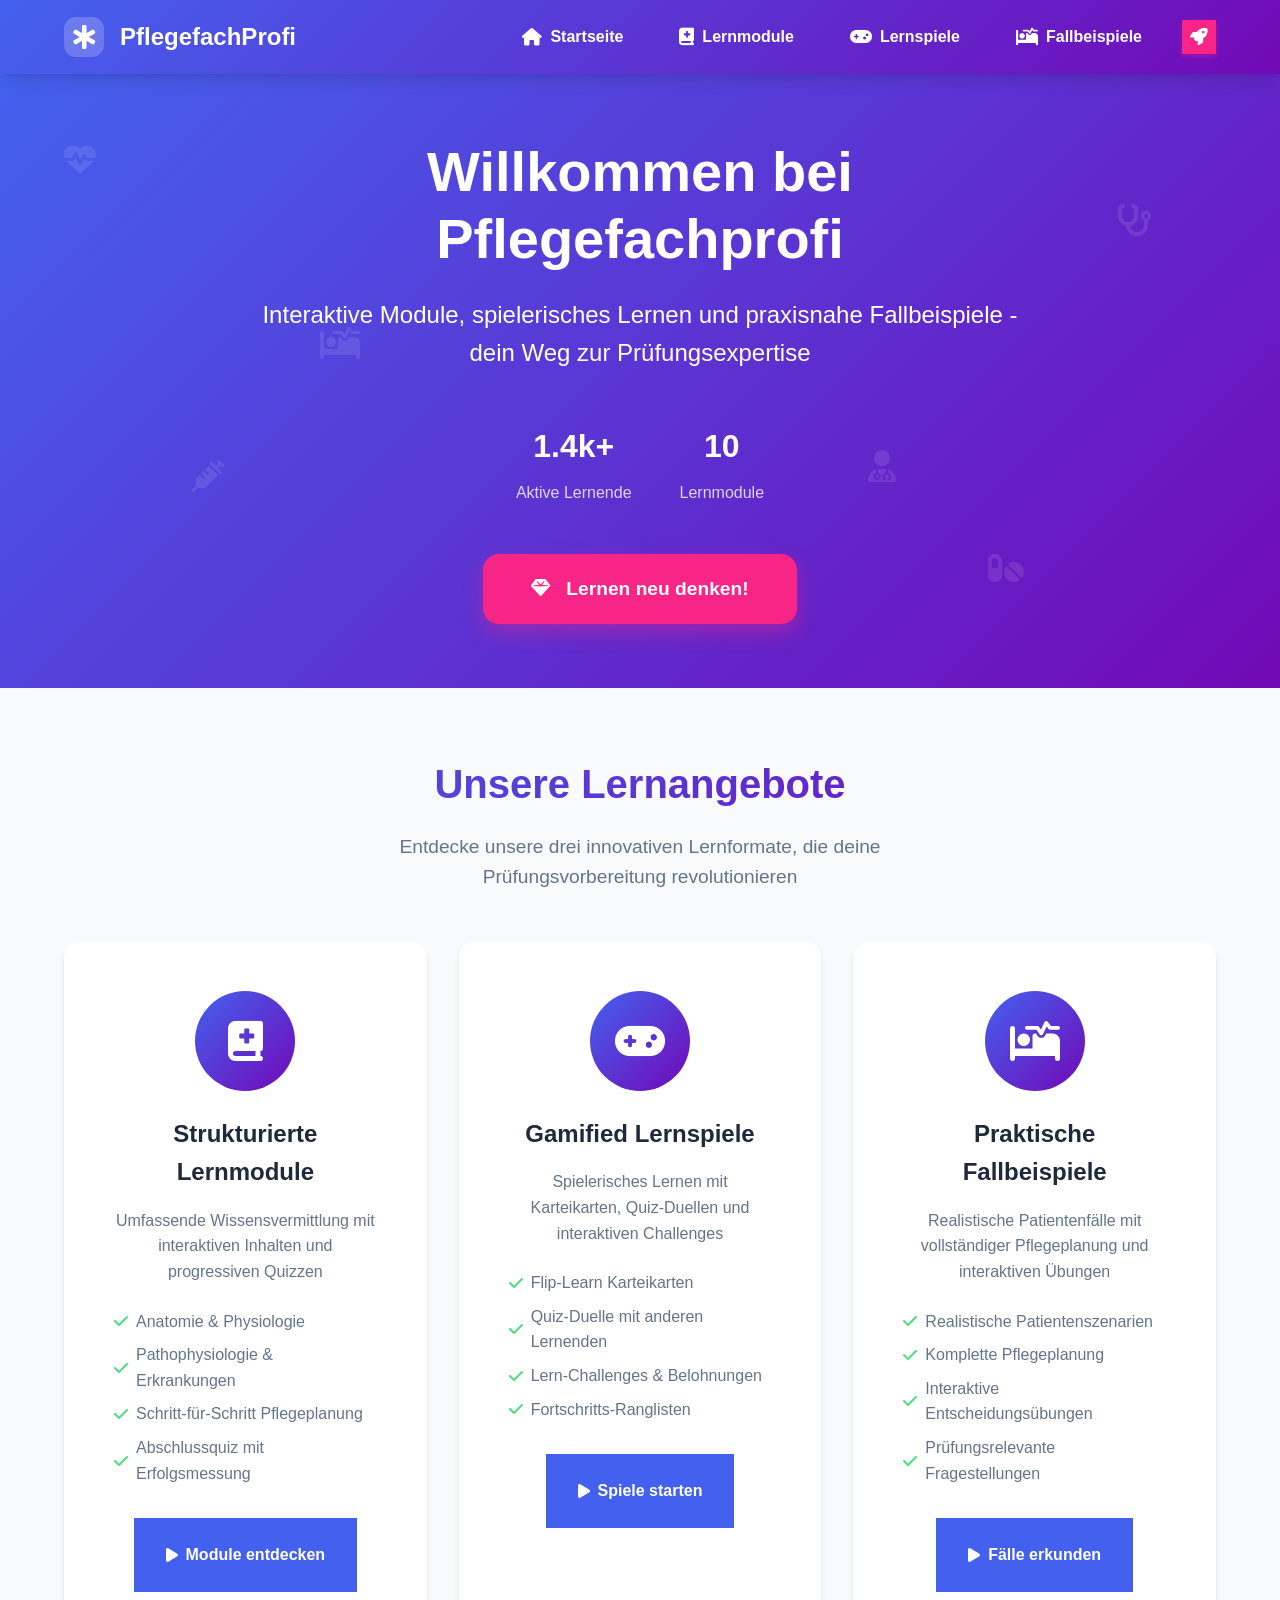
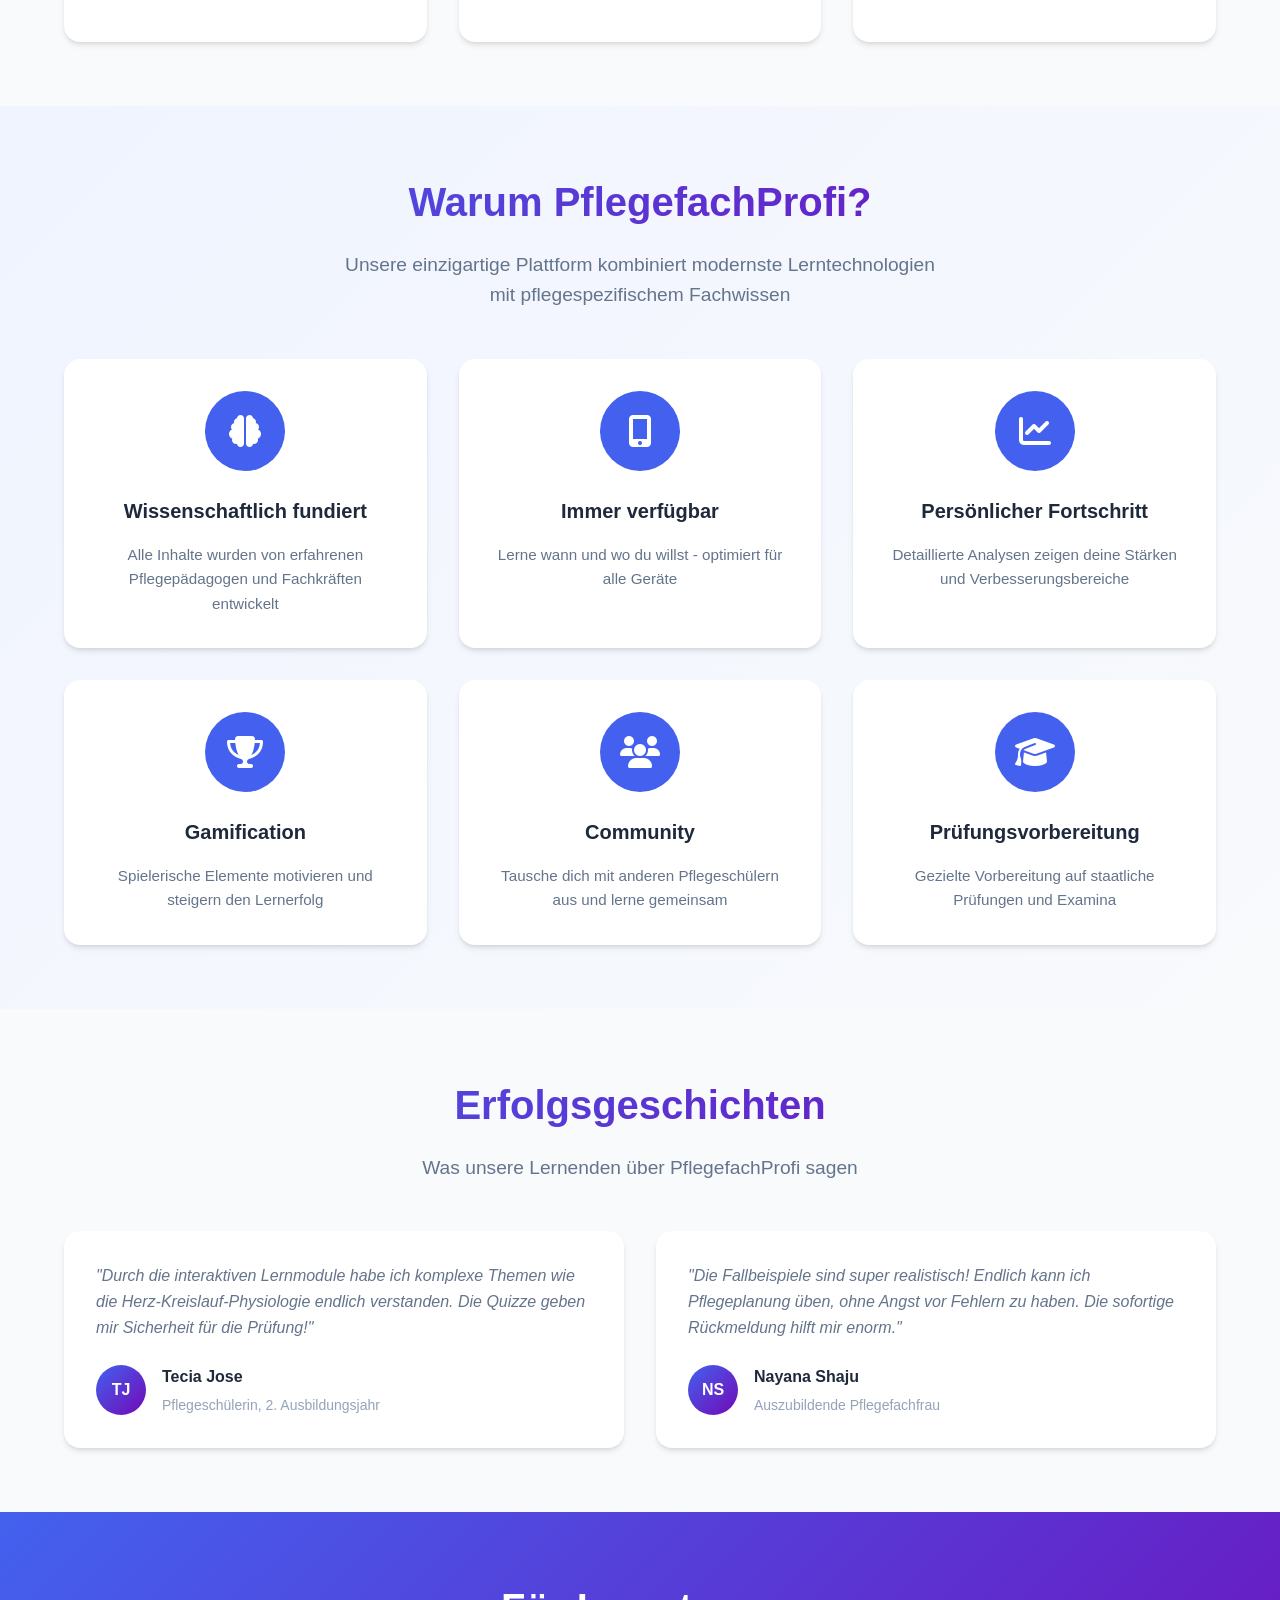
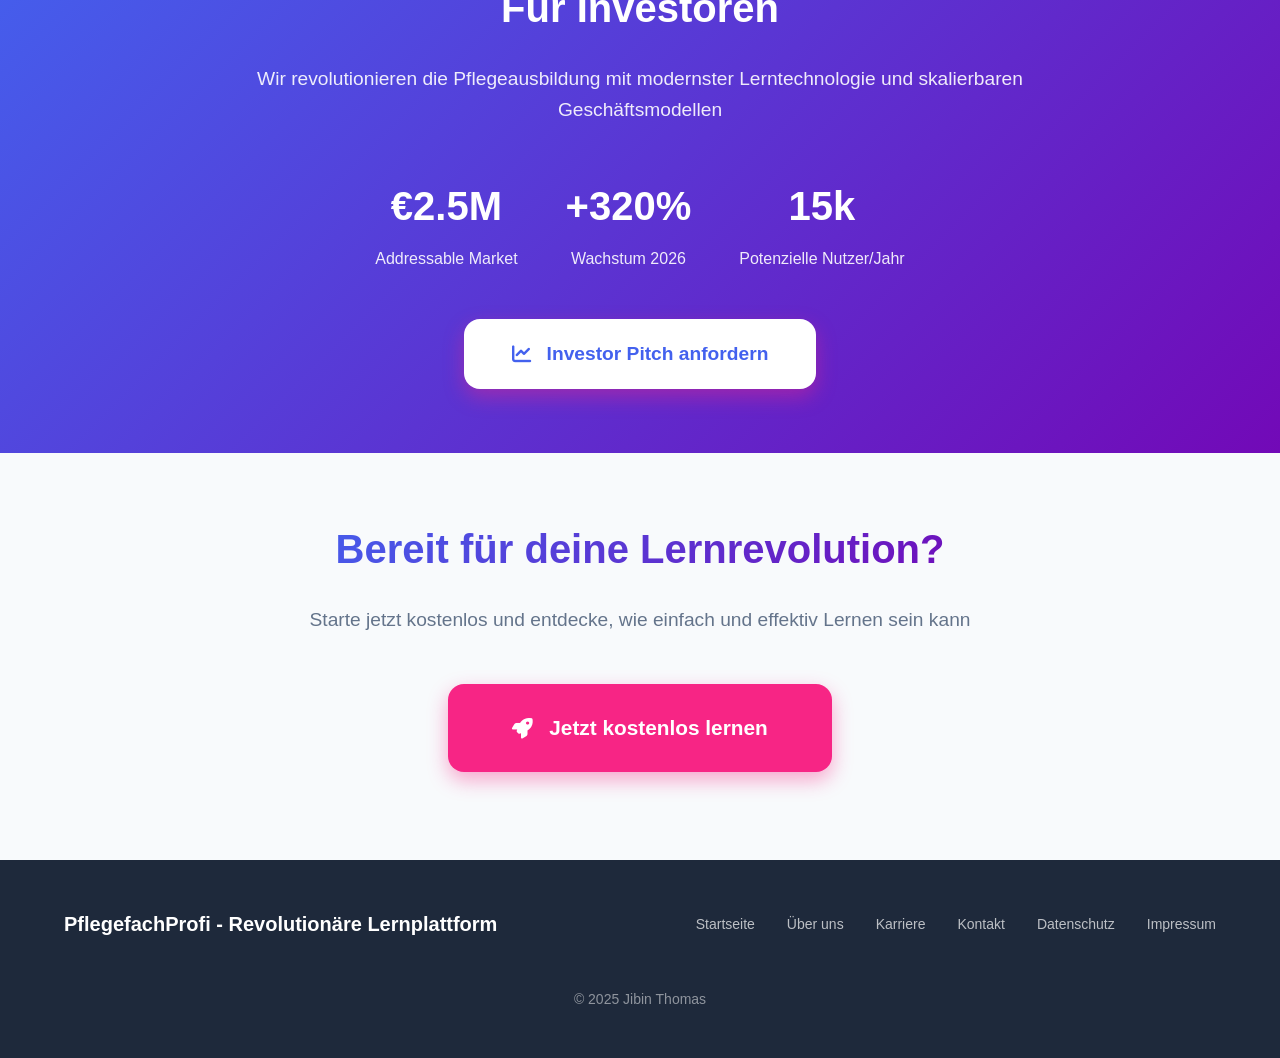
<file: home.html>
<!DOCTYPE html>
<html lang="de">
<head>
    <meta charset="UTF-8">
    <meta name="viewport" content="width=device-width, initial-scale=1.0">
    <title>PflegefachProfi - Revolutionäre Lernplattform</title>
    <link rel="stylesheet" href="https://cdnjs.cloudflare.com/ajax/libs/font-awesome/6.4.0/css/all.min.css">
    <style>
        /* ===== CSS VARIABLES ===== */
        :root {
            /* Primary Colors */
            --primary-blue: #4361ee;
            --primary-purple: #7209b7;
            --primary-pink: #f72585;
            --primary-cyan: #4cc9f0;
            --success: #4ade80;
            --warning: #f59e0b;
            
            /* Neutral Colors */
            --text-primary: #1e293b;
            --text-secondary: #64748b;
            --text-tertiary: #94a3b8;
            --background: #f8fafc;
            --surface: #ffffff;
            --border: #e2e8f0;
            
            /* Effects */
            --shadow-sm: 0 1px 2px 0 rgb(0 0 0 / 0.05);
            --shadow-md: 0 4px 6px -1px rgb(0 0 0 / 0.1), 0 2px 4px -2px rgb(0 0 0 / 0.1);
            --shadow-lg: 0 10px 15px -3px rgb(0 0 0 / 0.1), 0 4px 6px -4px rgb(0 0 0 / 0.1);
            --shadow-xl: 0 20px 25px -5px rgb(0 0 0 / 0.1), 0 8px 10px -6px rgb(0 0 0 / 0.1);
            
            /* Border Radius */
            --radius-sm: 8px;
            --radius-md: 12px;
            --radius-lg: 16px;
            --radius-xl: 24px;
            
            /* Spacing */
            --space-xs: 8px;
            --space-sm: 16px;
            --space-md: 24px;
            --space-lg: 32px;
            --space-xl: 48px;
            --space-2xl: 64px;
            
            /* Typography */
            --font-primary: 'Helvetica Neue', Helvetica, Arial, sans-serif;
            --font-weight-normal: 400;
            --font-weight-medium: 500;
            --font-weight-semibold: 600;
            --font-weight-bold: 700;
        }

        /* ===== RESET & BASE STYLES ===== */
        * {
            margin: 0;
            padding: 0;
            box-sizing: border-box;
        }

        body {
            font-family: var(--font-primary);
            color: var(--text-primary);
            background-color: var(--background);
            line-height: 1.6;
            overflow-x: hidden;
            display: flex;
            flex-direction: column;
            min-height: 100vh;
        }

        .container {
            width: 100%;
            max-width: 1200px;
            margin: 0 auto;
            padding: 0 var(--space-md);
        }

        /* ===== ANIMATIONS ===== */
        @keyframes float {
            0%, 100% { 
                transform: translateY(0px) rotate(0deg); 
            }
            50% { 
                transform: translateY(-20px) rotate(5deg); 
            }
        }

        @keyframes pulse {
            0%, 100% { 
                transform: scale(1); 
            }
            50% { 
                transform: scale(1.05); 
            }
        }

        @keyframes confettiRain {
            0% {
                transform: translateY(-100px) rotate(0deg);
                opacity: 1;
            }
            100% {
                transform: translateY(100vh) rotate(360deg);
                opacity: 0;
            }
        }

        @keyframes slideInUp {
            from {
                opacity: 0;
                transform: translateY(30px);
            }
            to {
                opacity: 1;
                transform: translateY(0);
            }
        }

        @keyframes glow {
            0%, 100% { 
                box-shadow: 0 0 5px rgba(67, 97, 238, 0.3);
            }
            50% { 
                box-shadow: 0 0 20px rgba(67, 97, 238, 0.6);
            }
        }

        @keyframes fadeIn {
            from { opacity: 0; }
            to { opacity: 1; }
        }

        /* ===== COMPONENT STYLES ===== */

        /* Navigation Bar */
        .navbar {
            background: linear-gradient(135deg, var(--primary-blue) 0%, var(--primary-purple) 100%);
            padding: var(--space-sm) 0;
            box-shadow: var(--shadow-lg);
            position: sticky;
            top: 0;
            z-index: 1000;
        }

        .nav-container {
            display: flex;
            justify-content: space-between;
            align-items: center;
        }

        .logo {
            display: flex;
            align-items: center;
            gap: var(--space-sm);
            font-weight: var(--font-weight-bold);
            font-size: 1.5rem;
            color: white;
            text-decoration: none;
        }

        .logo-icon {
            width: 40px;
            height: 40px;
            background: rgba(255, 255, 255, 0.2);
            border-radius: var(--radius-md);
            display: flex;
            align-items: center;
            justify-content: center;
            color: white;
            animation: pulse 2s infinite;
        }

        .nav-menu {
            display: flex;
            list-style: none;
            gap: var(--space-md);
            align-items: center;
        }

        .nav-item {
            position: relative;
        }

        .nav-link {
            color: white;
            text-decoration: none;
            font-weight: 600;
            padding: var(--space-xs) var(--space-sm);
            border-radius: var(--radius);
            transition: all 0.3s ease;
            display: flex;
            align-items: center;
            gap: var(--space-xs);
        }

        .nav-link:hover {
            background-color: rgba(255, 255, 255, 0.2);
        }

        .nav-link i {
            font-size: 1.1rem;
        }

        .nav-cta {
            background: var(--primary-pink);
            color: white;
            padding: var(--space-xs) var(--space-xs);
            border-radius: var(--radius-xs);
            font-weight: var(--font-weight-bold);
            transition: all 0.3s ease;
            box-shadow: 0 2px 6px rgba(247, 37, 133, 0.4);
        }

        .nav-cta:hover {
            transform: translateY(-2px);
            box-shadow: 0 6px 16px rgba(247, 37, 133, 0.5);
        }

        .hamburger {
            display: none;
            flex-direction: column;
            cursor: pointer;
        }

        .hamburger span {
            width: 25px;
            height: 3px;
            background: white;
            margin: 3px 0;
            transition: 0.3s;
        }

        /* Hero Section */
        .hero {
            padding: var(--space-2xl) 0;
            background: linear-gradient(135deg, var(--primary-blue), var(--primary-purple));
            color: white;
            position: relative;
            overflow: hidden;
        }

        .medical-animation {
            position: absolute;
            top: 0;
            left: 0;
            width: 100%;
            height: 100%;
            pointer-events: none;
        }

        .medical-item {
            position: absolute;
            font-size: 2rem;
            opacity: 0.1;
            animation: float 6s ease-in-out infinite;
        }

        .hero-content {
            position: relative;
            z-index: 2;
            text-align: center;
            max-width: 800px;
            margin: 0 auto;
        }

        .hero-title {
            font-size: 3.5rem;
            font-weight: var(--font-weight-bold);
            margin-bottom: var(--space-md);
            line-height: 1.2;
            animation: slideInUp 0.8s ease;
        }

        .hero-subtitle {
            font-size: 1.5rem;
            opacity: 0.9;
            margin-bottom: var(--space-xl);
            animation: slideInUp 0.8s ease 0.2s both;
        }

        .hero-stats {
            display: flex;
            justify-content: center;
            gap: var(--space-xl);
            margin: var(--space-xl) 0;
            animation: slideInUp 0.8s ease 0.4s both;
        }

        .stat-bubble {
            text-align: center;
        }

        .stat-value {
            font-size: 2rem;
            font-weight: var(--font-weight-bold);
            margin-bottom: var(--space-xs);
        }

        .stat-label {
            font-size: 1rem;
            opacity: 0.8;
        }

        .cta-pulse {
            display: inline-flex;
            align-items: center;
            gap: var(--space-sm);
            background: var(--primary-pink);
            color: white;
            padding: var(--space-md) var(--space-xl);
            border: none;
            border-radius: var(--radius-lg);
            font-weight: var(--font-weight-bold);
            font-size: 1.2rem;
            cursor: pointer;
            transition: all 0.3s ease;
            animation: glow 2s infinite, slideInUp 0.8s ease 0.6s both;
            box-shadow: 0 8px 20px rgba(247, 37, 133, 0.4);
        }

        .cta-pulse:hover {
            transform: translateY(-4px);
            box-shadow: 0 12px 25px rgba(247, 37, 133, 0.5);
        }

        /* Services Section */
        .services {
            padding: var(--space-2xl) 0;
            background: var(--background);
        }

        .section-header {
            text-align: center;
            margin-bottom: var(--space-xl);
        }

        .section-header h2 {
            font-size: 2.5rem;
            margin-bottom: var(--space-sm);
            background: linear-gradient(135deg, var(--primary-blue) 0%, var(--primary-purple) 100%);
            -webkit-background-clip: text;
            -webkit-text-fill-color: transparent;
            background-clip: text;
        }

        .section-header p {
            color: var(--text-secondary);
            font-size: 1.2rem;
            max-width: 600px;
            margin: 0 auto;
        }

        .services-grid {
            display: grid;
            grid-template-columns: repeat(auto-fit, minmax(350px, 1fr));
            gap: var(--space-lg);
            margin-top: var(--space-lg);
        }

        .service-card {
            background: var(--surface);
            border-radius: var(--radius-lg);
            padding: var(--space-xl);
            box-shadow: var(--shadow-md);
            transition: all 0.3s ease;
            text-align: center;
            position: relative;
            overflow: hidden;
            cursor: pointer;
            border: 2px solid transparent;
        }

        .service-card:hover {
            transform: translateY(-8px);
            box-shadow: var(--shadow-xl);
            border-color: var(--primary-blue);
        }

        .service-icon {
            width: 100px;
            height: 100px;
            background: linear-gradient(135deg, var(--primary-blue), var(--primary-purple));
            border-radius: 50%;
            display: flex;
            align-items: center;
            justify-content: center;
            color: white;
            font-size: 2.5rem;
            margin: 0 auto var(--space-md);
        }

        .service-card h3 {
            font-size: 1.5rem;
            margin-bottom: var(--space-sm);
            color: var(--text-primary);
        }

        .service-card p {
            color: var(--text-secondary);
            font-size: 1rem;
            margin-bottom: var(--space-md);
        }

        .service-features {
            text-align: left;
            margin-bottom: var(--space-lg);
        }

        .service-features li {
            display: flex;
            align-items: center;
            gap: var(--space-xs);
            margin-bottom: var(--space-xs);
            color: var(--text-secondary);
        }

        .service-features i {
            color: var(--success);
        }

        .service-cta {
            display: inline-flex;
            align-items: center;
            gap: var(--space-xs);
            background: var(--primary-blue);
            color: white;
            padding: var(--space-md) var(--space-lg);
            border-radius: var(--radius);
            font-weight: var(--font-weight-semibold);
            text-decoration: none;
            transition: all 0.3s ease;
        }

        .service-cta:hover {
            background: var(--primary-purple);
            transform: translateY(-2px);
        }

        /* Features Section */
        .features {
            padding: var(--space-2xl) 0;
            background: linear-gradient(135deg, #f0f4ff, #f8fafc);
        }

        .features-grid {
            display: grid;
            grid-template-columns: repeat(auto-fit, minmax(300px, 1fr));
            gap: var(--space-lg);
        }

        .feature-card {
            background: var(--surface);
            border-radius: var(--radius-lg);
            padding: var(--space-lg);
            box-shadow: var(--shadow-md);
            transition: all 0.3s ease;
            text-align: center;
        }

        .feature-card:hover {
            transform: translateY(-5px);
            box-shadow: var(--shadow-lg);
        }

        .feature-icon {
            width: 80px;
            height: 80px;
            background: var(--primary-blue);
            border-radius: 50%;
            display: flex;
            align-items: center;
            justify-content: center;
            color: white;
            font-size: 2rem;
            margin: 0 auto var(--space-md);
        }

        .feature-card h3 {
            font-size: 1.25rem;
            margin-bottom: var(--space-sm);
            color: var(--text-primary);
        }

        .feature-card p {
            color: var(--text-secondary);
            font-size: 0.95rem;
        }

        /* Testimonials Section */
        .testimonials {
            padding: var(--space-2xl) 0;
            background: var(--background);
        }

        .testimonials-grid {
            display: grid;
            grid-template-columns: repeat(auto-fit, minmax(300px, 1fr));
            gap: var(--space-lg);
        }

        .testimonial-card {
            background: var(--surface);
            border-radius: var(--radius-lg);
            padding: var(--space-lg);
            box-shadow: var(--shadow-md);
            transition: all 0.3s ease;
        }

        .testimonial-card:hover {
            transform: translateY(-5px);
            box-shadow: var(--shadow-lg);
        }

        .testimonial-content {
            font-style: italic;
            margin-bottom: var(--space-md);
            color: var(--text-secondary);
        }

        .testimonial-author {
            display: flex;
            align-items: center;
            gap: var(--space-sm);
        }

        .author-avatar {
            width: 50px;
            height: 50px;
            border-radius: 50%;
            background: linear-gradient(135deg, var(--primary-blue), var(--primary-purple));
            display: flex;
            align-items: center;
            justify-content: center;
            color: white;
            font-weight: bold;
        }

        .author-info h4 {
            font-size: 1rem;
            margin-bottom: 4px;
        }

        .author-info p {
            font-size: 0.875rem;
            color: var(--text-tertiary);
        }

        /* Investor Section */
        .investor {
            padding: var(--space-2xl) 0;
            background: linear-gradient(135deg, var(--primary-blue), var(--primary-purple));
            color: white;
        }

        .investor-content {
            text-align: center;
            max-width: 800px;
            margin: 0 auto;
        }

        .investor-stats {
            display: flex;
            justify-content: center;
            gap: var(--space-xl);
            margin: var(--space-xl) 0;
        }

        .investor-stat {
            text-align: center;
        }

        .investor-value {
            font-size: 2.5rem;
            font-weight: var(--font-weight-bold);
            margin-bottom: var(--space-xs);
        }

        .investor-label {
            font-size: 1rem;
            opacity: 0.9;
        }

        /* CTA Section */
        .cta-section {
            padding: var(--space-2xl) 0;
            background: var(--background);
            text-align: center;
        }

        .cta-content {
            max-width: 700px;
            margin: 0 auto;
        }

        .cta-title {
            font-size: 2.5rem;
            margin-bottom: var(--space-md);
            background: linear-gradient(135deg, var(--primary-blue) 0%, var(--primary-purple) 100%);
            -webkit-background-clip: text;
            -webkit-text-fill-color: transparent;
            background-clip: text;
        }

        .cta-subtitle {
            font-size: 1.2rem;
            color: var(--text-secondary);
            margin-bottom: var(--space-xl);
        }

        /* Footer */
        .footer {
            padding: var(--space-xl) 0;
            background: var(--text-primary);
            color: white;
            margin-top: auto;
        }

        .footer-content {
            display: flex;
            justify-content: space-between;
            align-items: center;
            flex-wrap: wrap;
            gap: var(--space-md);
        }

        .footer-logo {
            font-weight: var(--font-weight-bold);
            font-size: 1.25rem;
        }

        .footer-links {
            display: flex;
            gap: var(--space-lg);
            flex-wrap: wrap;
        }

        .footer-link {
            color: rgba(255, 255, 255, 0.7);
            text-decoration: none;
            font-size: 0.875rem;
            transition: color 0.2s ease;
        }

        .footer-link:hover {
            color: white;
        }

        .footer-copyright {
            width: 100%;
            text-align: center;
            margin-top: var(--space-md);
            color: rgba(255, 255, 255, 0.5);
            font-size: 0.875rem;
        }

        /* Responsive Design */
        @media (max-width: 768px) {
            .hamburger {
                display: flex;
            }
            
            .nav-menu {
                position: fixed;
                left: -100%;
                top: 70px;
                flex-direction: column;
                background: linear-gradient(135deg, var(--primary-blue) 0%, var(--primary-purple) 100%);
                width: 100%;
                text-align: center;
                transition: 0.3s;
                box-shadow: var(--shadow-lg);
                padding: var(--space-lg) 0;
                gap: 0;
            }
            
            .nav-menu.active {
                left: 0;
            }
            
            .nav-item {
                margin: var(--space-sm) 0;
                width: 100%;
            }
            
            .nav-link {
                justify-content: center;
                padding: var(--space-md);
            }
            
            .hero-title {
                font-size: 2.5rem;
            }
            
            .hero-subtitle {
                font-size: 1.2rem;
            }
            
            .hero-stats, .investor-stats {
                flex-direction: column;
                gap: var(--space-md);
            }
            
            .services-grid, .features-grid, .testimonials-grid {
                grid-template-columns: 1fr;
            }

            .footer-content {
                flex-direction: column;
                text-align: center;
            }

            .footer-links {
                justify-content: center;
            }
        }

        @media (max-width: 480px) {
            .hero-title {
                font-size: 2rem;
            }
            
            .hero-subtitle {
                font-size: 1rem;
            }
            
            .section-header h2 {
                font-size: 2rem;
            }
            
            .cta-title {
                font-size: 2rem;
            }
        }
    </style>
</head>
<body>
    <!-- Navigation Bar -->
    <nav class="navbar">
        <div class="container nav-container">
            <a href="index.html" class="logo">
                <div class="logo-icon">
                    <i class="fas fa-star-of-life"></i>
                </div>
                <span>PflegefachProfi</span>
            </a>
            
            <div class="hamburger" id="hamburger">
                <span></span>
                <span></span>
                <span></span>
            </div>
            
            <ul class="nav-menu" id="nav-menu">
                <li class="nav-item">
                    <a href="index.html" class="nav-link active">
                        <i class="fas fa-home"></i>
                        Startseite
                    </a>
                </li>
                <li class="nav-item">
                    <a href="themen.html" class="nav-link">
                        <i class="fas fa-book-medical"></i>
                        Lernmodule
                    </a>
                </li>
                <li class="nav-item">
                    <a href="lernspiele.html" class="nav-link">
                        <i class="fas fa-gamepad"></i>
                        Lernspiele
                    </a>
                </li>
                <li class="nav-item">
                    <a href="fallbeispiele.html" class="nav-link">
                        <i class="fas fa-procedures"></i>
                        Fallbeispiele
                    </a>
                </li>
                <li class="nav-item">
                    <a href="#services" class="nav-link nav-cta">
                        <i class="fas fa-rocket"></i>
                        
                    </a>
                </li>
            </ul>
        </div>
    </nav>

    <!-- Hero Section -->
    <section class="hero">
        <div class="medical-animation">
            <div class="medical-item" style="top: 10%; left: 5%;"><i class="fas fa-heartbeat"></i></div>
            <div class="medical-item" style="top: 20%; right: 10%;"><i class="fas fa-stethoscope"></i></div>
            <div class="medical-item" style="bottom: 30%; left: 15%;"><i class="fas fa-syringe"></i></div>
            <div class="medical-item" style="bottom: 15%; right: 20%;"><i class="fas fa-pills"></i></div>
            <div class="medical-item" style="top: 40%; left: 25%;"><i class="fas fa-procedures"></i></div>
            <div class="medical-item" style="top: 60%; right: 30%;"><i class="fas fa-user-md"></i></div>
        </div>
        <div class="container">
            <div class="hero-content">
                <h1 class="hero-title">Willkommen bei Pflegefachprofi</h1>
                <p class="hero-subtitle">Interaktive Module, spielerisches Lernen und praxisnahe Fallbeispiele - dein Weg zur Prüfungsexpertise</p>
                
                <div class="hero-stats">
                <!--    <div class="stat-bubble">
                        <div class="stat-value">94%</div>
                        <div class="stat-label">Bestehensquote</div>
                    </div>-->
                    <div class="stat-bubble">
                        <div class="stat-value">1.4k+</div>
                        <div class="stat-label">Aktive Lernende</div>
                    </div>
                    <div class="stat-bubble">
                        <div class="stat-value">10</div>
                        <div class="stat-label">Lernmodule</div>
                    </div>
                </div>
                
                <button class="cta-pulse" id="start-learning">
                    <i class="fas fa-gem"></i>
                    Lernen neu denken!
                </button>
            </div>
        </div>
    </section>

    <!-- Services Section -->
    <section class="services" id="services">
        <div class="container">
            <div class="section-header">
                <h2>Unsere Lernangebote</h2>
                <p>Entdecke unsere drei innovativen Lernformate, die deine Prüfungsvorbereitung revolutionieren</p>
            </div>
            
            <div class="services-grid">
                <div class="service-card">
                    <div class="service-icon">
                        <i class="fas fa-book-medical"></i>
                    </div>
                    <h3>Strukturierte Lernmodule</h3>
                    <p>Umfassende Wissensvermittlung mit interaktiven Inhalten und progressiven Quizzen</p>
                    
                    <ul class="service-features">
                        <li><i class="fas fa-check"></i> Anatomie & Physiologie</li>
                        <li><i class="fas fa-check"></i> Pathophysiologie & Erkrankungen</li>
                        <li><i class="fas fa-check"></i> Schritt-für-Schritt Pflegeplanung</li>
                        <li><i class="fas fa-check"></i> Abschlussquiz mit Erfolgsmessung</li>
                    </ul>
                    
                    <a href="lernmodule.html" class="service-cta">
                        <i class="fas fa-play"></i>
                        Module entdecken
                    </a>
                </div>
                
                <div class="service-card">
                    <div class="service-icon">
                        <i class="fas fa-gamepad"></i>
                    </div>
                    <h3>Gamified Lernspiele</h3>
                    <p>Spielerisches Lernen mit Karteikarten, Quiz-Duellen und interaktiven Challenges</p>
                    
                    <ul class="service-features">
                        <li><i class="fas fa-check"></i> Flip-Learn Karteikarten</li>
                        <li><i class="fas fa-check"></i> Quiz-Duelle mit anderen Lernenden</li>
                        <li><i class="fas fa-check"></i> Lern-Challenges & Belohnungen</li>
                        <li><i class="fas fa-check"></i> Fortschritts-Ranglisten</li>
                    </ul>
                    
                    <a href="lernspiele.html" class="service-cta">
                        <i class="fas fa-play"></i>
                        Spiele starten
                    </a>
                </div>
                
                <div class="service-card">
                    <div class="service-icon">
                        <i class="fas fa-procedures"></i>
                    </div>
                    <h3>Praktische Fallbeispiele</h3>
                    <p>Realistische Patientenfälle mit vollständiger Pflegeplanung und interaktiven Übungen</p>
                    
                    <ul class="service-features">
                        <li><i class="fas fa-check"></i> Realistische Patientenszenarien</li>
                        <li><i class="fas fa-check"></i> Komplette Pflegeplanung</li>
                        <li><i class="fas fa-check"></i> Interaktive Entscheidungsübungen</li>
                        <li><i class="fas fa-check"></i> Prüfungsrelevante Fragestellungen</li>
                    </ul>
                    
                    <a href="fallbeispiele.html" class="service-cta">
                        <i class="fas fa-play"></i>
                        Fälle erkunden
                    </a>
                </div>
            </div>
        </div>
    </section>

    <!-- Features Section -->
    <section class="features">
        <div class="container">
            <div class="section-header">
                <h2>Warum PflegefachProfi?</h2>
                <p>Unsere einzigartige Plattform kombiniert modernste Lerntechnologien mit pflegespezifischem Fachwissen</p>
            </div>
            
            <div class="features-grid">
                <div class="feature-card">
                    <div class="feature-icon">
                        <i class="fas fa-brain"></i>
                    </div>
                    <h3>Wissenschaftlich fundiert</h3>
                    <p>Alle Inhalte wurden von erfahrenen Pflegepädagogen und Fachkräften entwickelt</p>
                </div>
                
                <div class="feature-card">
                    <div class="feature-icon">
                        <i class="fas fa-mobile-alt"></i>
                    </div>
                    <h3>Immer verfügbar</h3>
                    <p>Lerne wann und wo du willst - optimiert für alle Geräte</p>
                </div>
                
                <div class="feature-card">
                    <div class="feature-icon">
                        <i class="fas fa-chart-line"></i>
                    </div>
                    <h3>Persönlicher Fortschritt</h3>
                    <p>Detaillierte Analysen zeigen deine Stärken und Verbesserungsbereiche</p>
                </div>
                
                <div class="feature-card">
                    <div class="feature-icon">
                        <i class="fas fa-trophy"></i>
                    </div>
                    <h3>Gamification</h3>
                    <p>Spielerische Elemente motivieren und steigern den Lernerfolg</p>
                </div>
                
                <div class="feature-card">
                    <div class="feature-icon">
                        <i class="fas fa-users"></i>
                    </div>
                    <h3>Community</h3>
                    <p>Tausche dich mit anderen Pflegeschülern aus und lerne gemeinsam</p>
                </div>
                
                <div class="feature-card">
                    <div class="feature-icon">
                        <i class="fas fa-graduation-cap"></i>
                    </div>
                    <h3>Prüfungsvorbereitung</h3>
                    <p>Gezielte Vorbereitung auf staatliche Prüfungen und Examina</p>
                </div>
            </div>
        </div>
    </section>

    <!-- Testimonials Section -->
    <section class="testimonials">
        <div class="container">
            <div class="section-header">
                <h2>Erfolgsgeschichten</h2>
                <p>Was unsere Lernenden über PflegefachProfi sagen</p>
            </div>
            
            <div class="testimonials-grid">
                <div class="testimonial-card">
                    <div class="testimonial-content">
                        "Durch die interaktiven Lernmodule habe ich komplexe Themen wie die Herz-Kreislauf-Physiologie endlich verstanden. Die Quizze geben mir Sicherheit für die Prüfung!"
                    </div>
                    <div class="testimonial-author">
                        <div class="author-avatar">TJ</div>
                        <div class="author-info">
                            <h4>Tecia Jose</h4>
                            <p>Pflegeschülerin, 2. Ausbildungsjahr</p>
                        </div>
                    </div>
                </div>
                
                <div class="testimonial-card">
                    <div class="testimonial-content">
                        "Die Fallbeispiele sind super realistisch! Endlich kann ich Pflegeplanung üben, ohne Angst vor Fehlern zu haben. Die sofortige Rückmeldung hilft mir enorm."
                    </div>
                    <div class="testimonial-author">
                        <div class="author-avatar">NS</div>
                        <div class="author-info">
                            <h4>Nayana Shaju</h4>
                            <p>Auszubildende Pflegefachfrau</p>
                        </div>
                    </div>
                </div>
                
               <!-- <div class="testimonial-card">
                    <div class="testimonial-content">
                        "Die Lernspiele machen süchtig! Ich lerne jetzt regelmäßig, ohne dass es sich wie Arbeit anfühlt. Besonders die Duell-Funktion motiviert mich."
                    </div>
                    <div class="testimonial-author">
                        <div class="author-avatar">SJ</div>
                        <div class="author-info">
                            <h4>Sarah Jansen</h4>
                            <p>Pflegeschülerin, 1. Ausbildungsjahr</p>
                        </div>
                    </div>
                </div>-->
            </div>
        </div>
    </section>

    <!-- Investor Section -->
    <section class="investor">
        <div class="container">
            <div class="investor-content">
                <h2 style="font-size: 2.5rem; margin-bottom: var(--space-md);">Für Investoren</h2>
                <p style="font-size: 1.2rem; opacity: 0.9; margin-bottom: var(--space-xl);">
                    Wir revolutionieren die Pflegeausbildung mit modernster Lerntechnologie und skalierbaren Geschäftsmodellen
                </p>
                
                <div class="investor-stats">
                    <div class="investor-stat">
                        <div class="investor-value">€2.5M</div>
                        <div class="investor-label">Addressable Market</div>
                    </div>
                    <div class="investor-stat">
                        <div class="investor-value">+320%</div>
                        <div class="investor-label">Wachstum 2026</div>
                    </div>
                    <div class="investor-stat">
                        <div class="investor-value">15k</div>
                        <div class="investor-label">Potenzielle Nutzer/Jahr</div>
                    </div>
                </div>
                
                <button class="cta-pulse" style="background: white; color: var(--primary-blue);">
                    <i class="fas fa-chart-line"></i>
                    Investor Pitch anfordern
                </button>
            </div>
        </div>
    </section>

    <!-- Final CTA Section -->
    <section class="cta-section">
        <div class="container">
            <div class="cta-content">
                <h2 class="cta-title">Bereit für deine Lernrevolution?</h2>
                <p class="cta-subtitle">Starte jetzt kostenlos und entdecke, wie einfach und effektiv Lernen sein kann</p>
                
                <button class="cta-pulse" style="font-size: 1.3rem; padding: var(--space-lg) var(--space-2xl);">
                    <i class="fas fa-rocket"></i>
                    Jetzt kostenlos lernen
                </button>
                
                <p style="margin-top: var(--space-md); color: var(--text-tertiary);">
                    
                </p>
            </div>
        </div>
    </section>

    <!-- Footer -->
    <footer class="footer">
        <div class="container">
            <div class="footer-content">
                <div class="footer-logo">PflegefachProfi - Revolutionäre Lernplattform</div>
                <div class="footer-links">
                    <a href="index.html" class="footer-link">Startseite</a>
                    <a href="ueber-uns.html" class="footer-link">Über uns</a>
                    <a href="karriere.html" class="footer-link">Karriere</a>
                    <a href="kontakt.html" class="footer-link">Kontakt</a>
                    <a href="datenschutz.html" class="footer-link">Datenschutz</a>
                    <a href="impressum.html" class="footer-link">Impressum</a>
                </div>
                <div class="footer-copyright">
                    &copy; 2025 Jibin Thomas
                </div>
            </div>
        </div>
    </footer>

    <script>
        // ===== INITIALIZATION =====
        document.addEventListener('DOMContentLoaded', function() {
            // Hamburger menu functionality
            const hamburger = document.getElementById('hamburger');
            const navMenu = document.getElementById('nav-menu');
            
            hamburger.addEventListener('click', () => {
                navMenu.classList.toggle('active');
            });
            
            // Close menu when clicking on a link
            document.querySelectorAll('.nav-link').forEach(link => {
                link.addEventListener('click', () => {
                    navMenu.classList.remove('active');
                });
            });
            
            // Start learning button
            document.getElementById('start-learning').addEventListener('click', () => {
                document.getElementById('services').scrollIntoView({ behavior: 'smooth' });
            });
            
            // Add active class to current page in navigation
            const currentPage = window.location.pathname.split('/').pop() || 'index.html';
            const navLinks = document.querySelectorAll('.nav-link');
            
            navLinks.forEach(link => {
                if (link.getAttribute('href') === currentPage) {
                    link.classList.add('active');
                }
            });
            
            // Create confetti on CTA clicks
            document.querySelectorAll('.cta-pulse').forEach(button => {
                button.addEventListener('click', () => {
                    createConfetti();
                });
            });
        });

        // Create confetti animation
        function createConfetti() {
            const colors = ['#4361ee', '#7209b7', '#f72585', '#4cc9f0', '#ffd166'];
            
            for (let i = 0; i < 50; i++) {
                const confetti = document.createElement('div');
                confetti.style.cssText = `
                    position: fixed;
                    width: 10px;
                    height: 10px;
                    background: ${colors[Math.floor(Math.random() * colors.length)]};
                    top: -20px;
                    left: ${Math.random() * 100}vw;
                    animation: confettiRain ${Math.random() * 3 + 2}s linear forwards;
                    border-radius: 2px;
                    z-index: 10001;
                `;
                document.body.appendChild(confetti);
                
                setTimeout(() => {
                    confetti.remove();
                }, 5000);
            }
        }
    </script>
</body>
</html>
</file>
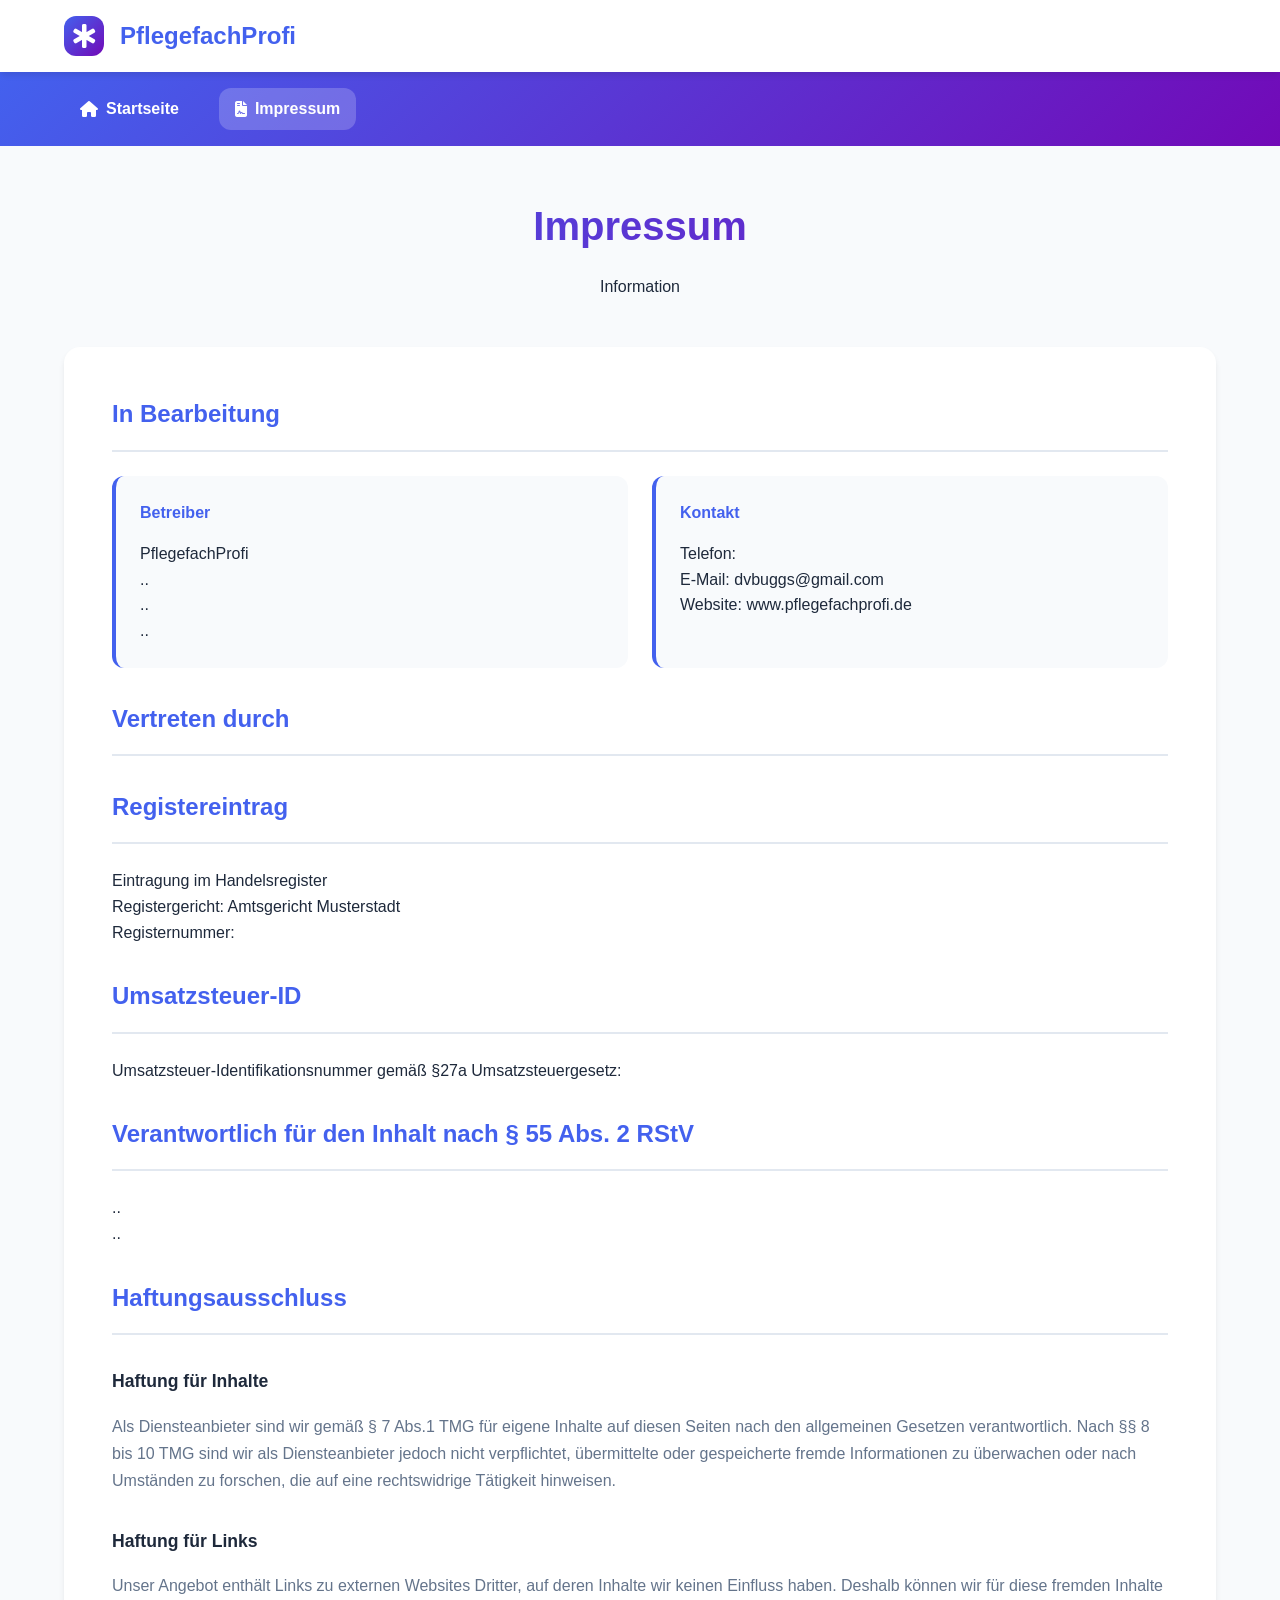
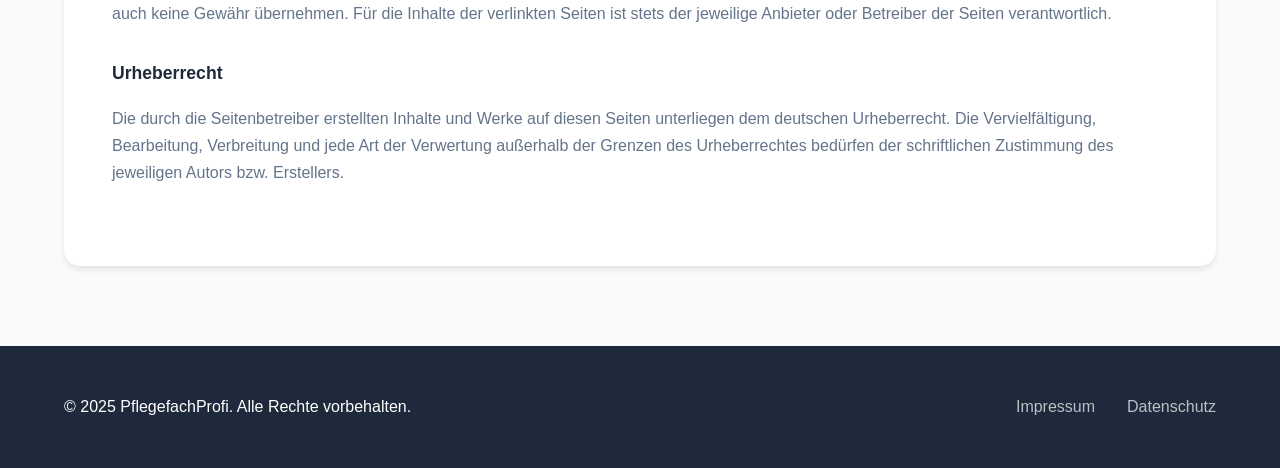
<file: impressum.html>
<!DOCTYPE html>
<html lang="de">
<head>
    <meta charset="UTF-8">
    <meta name="viewport" content="width=device-width, initial-scale=1.0">
    <title>Impressum | PflegefachProfi</title>
    <link rel="stylesheet" href="https://cdnjs.cloudflare.com/ajax/libs/font-awesome/6.4.0/css/all.min.css">
    <style>
        /* ===== YOUR ORIGINAL CSS VARIABLES ===== */
        :root {
            --primary-blue: #4361ee;
            --primary-purple: #7209b7;
            --primary-pink: #f72585;
            --primary-cyan: #4cc9f0;
            --success: #4ade80;
            --warning: #f59e0b;
            --error: #ef4444;
            --text-primary: #1e293b;
            --text-secondary: #64748b;
            --background: #f8fafc;
            --surface: #ffffff;
            --border: #e2e8f0;
            --shadow-md: 0 4px 6px -1px rgb(0 0 0 / 0.1);
            --shadow-lg: 0 10px 15px -3px rgb(0 0 0 / 0.1);
            --radius-md: 12px;
            --radius-lg: 16px;
            --space-sm: 16px;
            --space-md: 24px;
            --space-lg: 32px;
            --space-xl: 48px;
        }

        * {
            margin: 0;
            padding: 0;
            box-sizing: border-box;
        }

        body {
            font-family: 'Helvetica Neue', Helvetica, Arial, sans-serif;
            color: var(--text-primary);
            background-color: var(--background);
            line-height: 1.6;
            min-height: 100vh;
            display: flex;
            flex-direction: column;
        }

        .container {
            width: 100%;
            max-width: 1200px;
            margin: 0 auto;
            padding: 0 var(--space-md);
        }

        /* Header - Simplified */
        .header {
            background: var(--surface);
            box-shadow: var(--shadow-md);
            position: sticky;
            top: 0;
            z-index: 1000;
        }

        .header-content {
            display: flex;
            justify-content: space-between;
            align-items: center;
            padding: var(--space-sm) 0;
        }

        .logo {
            display: flex;
            align-items: center;
            gap: var(--space-sm);
            font-weight: 700;
            font-size: 1.5rem;
            color: var(--primary-blue);
            text-decoration: none;
        }

        .logo-icon {
            width: 40px;
            height: 40px;
            background: linear-gradient(135deg, var(--primary-blue), var(--primary-purple));
            border-radius: var(--radius-md);
            display: flex;
            align-items: center;
            justify-content: center;
            color: white;
        }

        /* Navigation - Your original styling */
        .navbar {
            background: linear-gradient(135deg, var(--primary-blue) 0%, var(--primary-purple) 100%);
            padding: var(--space-sm) 0;
        }

        .nav-menu {
            display: flex;
            list-style: none;
            gap: var(--space-md);
        }

        .nav-link {
            color: white;
            text-decoration: none;
            font-weight: 600;
            padding: 8px 16px;
            border-radius: var(--radius-md);
            transition: all 0.3s ease;
            display: flex;
            align-items: center;
            gap: 8px;
        }

        .nav-link:hover, .nav-link.active {
            background-color: rgba(255, 255, 255, 0.2);
        }

        /* Impressum Content Styling */
        .impressum-content {
            padding: var(--space-xl) 0;
            flex: 1;
        }

        .impressum-header {
            text-align: center;
            margin-bottom: var(--space-xl);
        }

        .impressum-title {
            font-size: 2.5rem;
            margin-bottom: var(--space-sm);
            background: linear-gradient(135deg, var(--primary-blue) 0%, var(--primary-purple) 100%);
            -webkit-background-clip: text;
            -webkit-text-fill-color: transparent;
        }

        .impressum-card {
            background: var(--surface);
            border-radius: var(--radius-lg);
            padding: var(--space-xl);
            box-shadow: var(--shadow-md);
            margin-bottom: var(--space-lg);
        }

        .legal-section {
            margin-bottom: var(--space-lg);
        }

        .section-title {
            font-size: 1.5rem;
            color: var(--primary-blue);
            margin-bottom: var(--space-md);
            padding-bottom: var(--space-sm);
            border-bottom: 2px solid var(--border);
        }

        .info-grid {
            display: grid;
            grid-template-columns: repeat(auto-fit, minmax(300px, 1fr));
            gap: var(--space-md);
        }

        .info-item {
            background: var(--background);
            padding: var(--space-md);
            border-radius: var(--radius-md);
            border-left: 4px solid var(--primary-blue);
        }

        .info-item h4 {
            color: var(--primary-blue);
            margin-bottom: var(--space-sm);
        }

        .disclaimer-text {
            color: var(--text-secondary);
            line-height: 1.7;
        }

        .disclaimer-text h3 {
            color: var(--text-primary);
            margin: var(--space-lg) 0 var(--space-sm) 0;
            font-size: 1.1rem;
        }

        /* Footer */
        .footer {
            padding: var(--space-xl) 0;
            background: var(--text-primary);
            color: white;
            margin-top: auto;
        }

        .footer-content {
            display: flex;
            justify-content: space-between;
            align-items: center;
        }

        .footer-links {
            display: flex;
            gap: var(--space-lg);
        }

        .footer-link {
            color: rgba(255, 255, 255, 0.7);
            text-decoration: none;
            transition: color 0.2s ease;
        }

        .footer-link:hover {
            color: white;
        }

        @media (max-width: 768px) {
            .info-grid {
                grid-template-columns: 1fr;
            }
            
            .footer-content {
                flex-direction: column;
                gap: var(--space-md);
                text-align: center;
            }
            
            .footer-links {
                flex-wrap: wrap;
                justify-content: center;
            }
        }
    </style>
</head>
<body>
    <!-- Header -->
    <header class="header">
        <div class="container">
            <div class="header-content">
                <a href="index.html" class="logo">
                    <div class="logo-icon">
                        <i class="fas fa-star-of-life"></i>
                    </div>
                    <span>PflegefachProfi</span>
                </a>
            </div>
        </div>
    </header>

    <!-- Navigation -->
    <nav class="navbar">
        <div class="container">
            <ul class="nav-menu">
                <li><a href="index.html" class="nav-link"><i class="fas fa-home"></i> Startseite</a></li>
                
                <li><a href="impressum.html" class="nav-link active"><i class="fas fa-file-contract"></i> Impressum</a></li>
            </ul>
        </div>
    </nav>

    <!-- Impressum Content -->
    <main class="impressum-content">
        <div class="container">
            <div class="impressum-header">
                <h1 class="impressum-title">Impressum</h1>
                <p class="impressum-subtitle">Information</p>
            </div>

            <div class="impressum-card">
                <!-- Angaben gemäß § 5 TMG -->
                <div class="legal-section">
                    <h2 class="section-title">In Bearbeitung </h2>
                    <div class="info-grid">
                        <div class="info-item">
                            <h4>Betreiber</h4>
                            <p>PflegefachProfi</p>
                            <p>..</p>
                            <p>..</p>
                            <p>..</p>
                        </div>
                        <div class="info-item">
                            <h4>Kontakt</h4>
                            <p>Telefon: </p>
                            <p>E-Mail: dvbuggs@gmail.com</p>
                            <p>Website: www.pflegefachprofi.de</p>
                        </div>
                    </div>
                </div>

                <!-- Vertreten durch -->
                <div class="legal-section">
                    <h2 class="section-title">Vertreten durch</h2>
                    <p></p>
                </div>

                <!-- Registereintrag -->
                <div class="legal-section">
                    <h2 class="section-title">Registereintrag</h2>
                    <p>Eintragung im Handelsregister</p>
                    <p>Registergericht: Amtsgericht Musterstadt</p>
                    <p>Registernummer: </p>
                </div>

                <!-- Umsatzsteuer-ID -->
                <div class="legal-section">
                    <h2 class="section-title">Umsatzsteuer-ID</h2>
                    <p>Umsatzsteuer-Identifikationsnummer gemäß §27a Umsatzsteuergesetz:</p>
                    <p></p>
                </div>

                <!-- Verantwortlich für den Inhalt -->
                <div class="legal-section">
                    <h2 class="section-title">Verantwortlich für den Inhalt nach § 55 Abs. 2 RStV</h2>
                    <p..</p>
                    <p>..</p>
                    <p>..</p>
                </div>

                <!-- Haftungsausschluss -->
                <div class="legal-section">
                    <h2 class="section-title">Haftungsausschluss</h2>
                    <div class="disclaimer-text">
                        <h3>Haftung für Inhalte</h3>
                        <p>Als Diensteanbieter sind wir gemäß § 7 Abs.1 TMG für eigene Inhalte auf diesen Seiten nach den allgemeinen Gesetzen verantwortlich. Nach §§ 8 bis 10 TMG sind wir als Diensteanbieter jedoch nicht verpflichtet, übermittelte oder gespeicherte fremde Informationen zu überwachen oder nach Umständen zu forschen, die auf eine rechtswidrige Tätigkeit hinweisen.</p>
                        
                        <h3>Haftung für Links</h3>
                        <p>Unser Angebot enthält Links zu externen Websites Dritter, auf deren Inhalte wir keinen Einfluss haben. Deshalb können wir für diese fremden Inhalte auch keine Gewähr übernehmen. Für die Inhalte der verlinkten Seiten ist stets der jeweilige Anbieter oder Betreiber der Seiten verantwortlich.</p>
                        
                        <h3>Urheberrecht</h3>
                        <p>Die durch die Seitenbetreiber erstellten Inhalte und Werke auf diesen Seiten unterliegen dem deutschen Urheberrecht. Die Vervielfältigung, Bearbeitung, Verbreitung und jede Art der Verwertung außerhalb der Grenzen des Urheberrechtes bedürfen der schriftlichen Zustimmung des jeweiligen Autors bzw. Erstellers.</p>
                    </div>
                </div>
            </div>
        </div>
    </main>

    <!-- Footer -->
    <footer class="footer">
        <div class="container">
            <div class="footer-content">
                <div class="copyright">
                    &copy; 2025 PflegefachProfi. Alle Rechte vorbehalten.
                </div>
                <div class="footer-links">
                    <a href="impressum.html" class="footer-link">Impressum</a>
                    <a href="datenschutz.html" class="footer-link">Datenschutz</a>
                   <!-- <a href="agb.html" class="footer-link">AGB</a>-->
                </div>
            </div>
        </div>
    </footer>
</body>
</html>
</file>
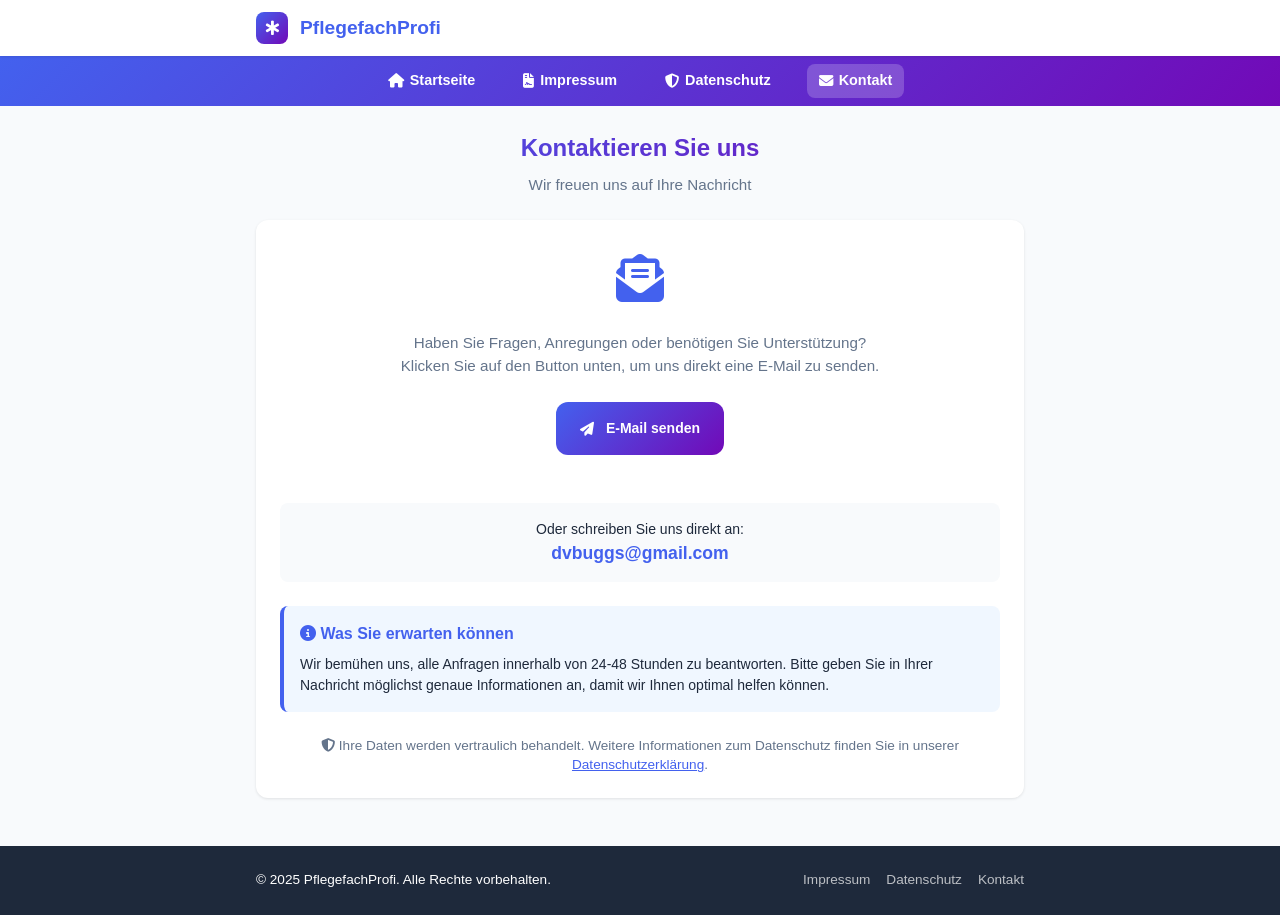
<file: kontakt.html>
<!DOCTYPE html>
<html lang="de">
<head>
    <meta charset="UTF-8">
    <meta name="viewport" content="width=device-width, initial-scale=1.0">
    <title>Kontakt | PflegefachProfi</title>
    <link rel="stylesheet" href="https://cdnjs.cloudflare.com/ajax/libs/font-awesome/6.4.0/css/all.min.css">
    <style>
        /* ===== COMPACT CSS VARIABLES ===== */
        :root {
            --primary-blue: #4361ee;
            --primary-purple: #7209b7;
            --text-primary: #1e293b;
            --text-secondary: #64748b;
            --background: #f8fafc;
            --surface: #ffffff;
            --border: #e2e8f0;
            --shadow-sm: 0 1px 3px rgba(0,0,0,0.1);
            --radius-sm: 8px;
            --radius-md: 12px;
            --space-xs: 8px;
            --space-sm: 12px;
            --space-md: 16px;
            --space-lg: 24px;
            --space-xl: 32px;
        }

        * {
            margin: 0;
            padding: 0;
            box-sizing: border-box;
        }

        body {
            font-family: -apple-system, BlinkMacSystemFont, 'Segoe UI', Roboto, sans-serif;
            color: var(--text-primary);
            background-color: var(--background);
            line-height: 1.5;
            min-height: 100vh;
            display: flex;
            flex-direction: column;
            font-size: 14px;
        }

        .container {
            width: 100%;
            max-width: 800px;
            margin: 0 auto;
            padding: 0 var(--space-md);
        }

        /* Header - Compact */
        .header {
            background: var(--surface);
            box-shadow: var(--shadow-sm);
            position: sticky;
            top: 0;
            z-index: 1000;
        }

        .header-content {
            display: flex;
            justify-content: space-between;
            align-items: center;
            padding: var(--space-sm) 0;
        }

        .logo {
            display: flex;
            align-items: center;
            gap: var(--space-sm);
            font-weight: 700;
            font-size: 1.2rem;
            color: var(--primary-blue);
            text-decoration: none;
        }

        .logo-icon {
            width: 32px;
            height: 32px;
            background: linear-gradient(135deg, var(--primary-blue), var(--primary-purple));
            border-radius: var(--radius-sm);
            display: flex;
            align-items: center;
            justify-content: center;
            color: white;
            font-size: 0.9rem;
        }

        /* Navigation - Compact */
        .navbar {
            background: linear-gradient(135deg, var(--primary-blue) 0%, var(--primary-purple) 100%);
            padding: var(--space-xs) 0;
        }

        .nav-menu {
            display: flex;
            list-style: none;
            justify-content: center;
            gap: var(--space-lg);
        }

        .nav-link {
            color: white;
            text-decoration: none;
            font-weight: 600;
            padding: 6px 12px;
            border-radius: var(--radius-sm);
            transition: all 0.3s ease;
            display: flex;
            align-items: center;
            gap: 6px;
            font-size: 0.9rem;
        }

        .nav-link:hover, .nav-link.active {
            background-color: rgba(255, 255, 255, 0.2);
        }

        /* Content - Compact */
        .contact-content {
            padding: var(--space-lg) 0;
            flex: 1;
        }

        .contact-header {
            text-align: center;
            margin-bottom: var(--space-lg);
        }

        .contact-title {
            font-size: 1.5rem;
            margin-bottom: var(--space-xs);
            background: linear-gradient(135deg, var(--primary-blue) 0%, var(--primary-purple) 100%);
            -webkit-background-clip: text;
            -webkit-text-fill-color: transparent;
            font-weight: 700;
        }

        .contact-card {
            background: var(--surface);
            border-radius: var(--radius-md);
            padding: var(--space-lg);
            box-shadow: var(--shadow-sm);
            margin-bottom: var(--space-lg);
            text-align: center;
        }

        .contact-icon {
            font-size: 3rem;
            color: var(--primary-blue);
            margin-bottom: var(--space-md);
        }

        .contact-description {
            color: var(--text-secondary);
            margin-bottom: var(--space-lg);
            font-size: 0.95rem;
        }

        .email-button {
            display: inline-flex;
            align-items: center;
            gap: var(--space-sm);
            background: linear-gradient(135deg, var(--primary-blue), var(--primary-purple));
            color: white;
            text-decoration: none;
            padding: var(--space-md) var(--space-lg);
            border-radius: var(--radius-md);
            font-weight: 600;
            transition: all 0.3s ease;
            margin-bottom: var(--space-lg);
        }

        .email-button:hover {
            transform: translateY(-2px);
            box-shadow: 0 4px 12px rgba(67, 97, 238, 0.3);
        }

        .contact-details {
            background: var(--background);
            border-radius: var(--radius-sm);
            padding: var(--space-md);
            margin-top: var(--space-lg);
        }

        .contact-email {
            color: var(--primary-blue);
            font-weight: 600;
            font-size: 1.1rem;
        }

        .response-info {
            background: #f0f7ff;
            border-radius: var(--radius-sm);
            padding: var(--space-md);
            margin-top: var(--space-lg);
            border-left: 4px solid var(--primary-blue);
            text-align: left;
        }

        .response-info h3 {
            color: var(--primary-blue);
            margin-bottom: var(--space-xs);
            font-size: 1rem;
        }

        .disclaimer-text {
            color: var(--text-secondary);
            font-size: 0.85rem;
            line-height: 1.4;
            margin-top: var(--space-lg);
        }

        /* Footer - Compact */
        .footer {
            padding: var(--space-lg) 0;
            background: var(--text-primary);
            color: white;
            margin-top: auto;
            font-size: 0.85rem;
        }

        .footer-content {
            display: flex;
            justify-content: space-between;
            align-items: center;
        }

        .footer-links {
            display: flex;
            gap: var(--space-md);
        }

        .footer-link {
            color: rgba(255, 255, 255, 0.7);
            text-decoration: none;
            transition: color 0.2s ease;
        }

        .footer-link:hover {
            color: white;
        }

        /* Responsive */
        @media (max-width: 768px) {
            .footer-content {
                flex-direction: column;
                gap: var(--space-sm);
                text-align: center;
            }
            
            .footer-links {
                flex-wrap: wrap;
                justify-content: center;
            }
            
            .nav-menu {
                gap: var(--space-sm);
            }
            
            .contact-card {
                padding: var(--space-md);
            }
        }

        @media (max-width: 480px) {
            .nav-menu {
                justify-content: space-between;
                gap: var(--space-xs);
            }
            
            .nav-link span {
                display: none;
            }
            
            .nav-link i {
                font-size: 1.1rem;
            }
            
            .contact-title {
                font-size: 1.3rem;
            }
            
            .email-button {
                padding: var(--space-sm) var(--space-md);
                font-size: 0.9rem;
            }
        }
    </style>
</head>
<body>
    <!-- Header -->
    <header class="header">
        <div class="container">
            <div class="header-content">
                <a href="index.html" class="logo">
                    <div class="logo-icon">
                        <i class="fas fa-star-of-life"></i>
                    </div>
                    <span>PflegefachProfi</span>
                </a>
            </div>
        </div>
    </header>

    <!-- Navigation -->
    <nav class="navbar">
        <div class="container">
            <ul class="nav-menu">
                <li><a href="index.html" class="nav-link"><i class="fas fa-home"></i> <span>Startseite</span></a></li>
                <li><a href="impressum.html" class="nav-link"><i class="fas fa-file-contract"></i> <span>Impressum</span></a></li>
                <li><a href="datenschutz.html" class="nav-link"><i class="fas fa-shield-alt"></i> <span>Datenschutz</span></a></li>
                <li><a href="kontakt.html" class="nav-link active"><i class="fas fa-envelope"></i> <span>Kontakt</span></a></li>
            </ul>
        </div>
    </nav>

    <!-- Contact Content -->
    <main class="contact-content">
        <div class="container">
            <div class="contact-header">
                <h1 class="contact-title">Kontaktieren Sie uns</h1>
                <p class="contact-description">Wir freuen uns auf Ihre Nachricht</p>
            </div>

            <div class="contact-card">
                <div class="contact-icon">
                    <i class="fas fa-envelope-open-text"></i>
                </div>
                
                <p class="contact-description">
                    Haben Sie Fragen, Anregungen oder benötigen Sie Unterstützung?<br>
                    Klicken Sie auf den Button unten, um uns direkt eine E-Mail zu senden.
                </p>

                <a href="mailto:dvbuggs@gmail.com?subject=Anfrage%20PflegefachProfi&body=Sehr%20geehrte%20Damen%20und%20Herren,%0D%0A%0D%0A" class="email-button">
                    <i class="fas fa-paper-plane"></i>
                    E-Mail senden
                </a>

                <div class="contact-details">
                    <p>Oder schreiben Sie uns direkt an:</p>
                    <p class="contact-email">dvbuggs@gmail.com</p>
                </div>

                <div class="response-info">
                    <h3><i class="fas fa-info-circle"></i> Was Sie erwarten können</h3>
                    <p>Wir bemühen uns, alle Anfragen innerhalb von 24-48 Stunden zu beantworten. Bitte geben Sie in Ihrer Nachricht möglichst genaue Informationen an, damit wir Ihnen optimal helfen können.</p>
                </div>

                <p class="disclaimer-text">
                    <i class="fas fa-shield-alt"></i> 
                    Ihre Daten werden vertraulich behandelt. Weitere Informationen zum Datenschutz finden Sie in unserer 
                    <a href="datenschutz.html" style="color: var(--primary-blue);">Datenschutzerklärung</a>.
                </p>
            </div>
        </div>
    </main>

    <!-- Footer -->
    <footer class="footer">
        <div class="container">
            <div class="footer-content">
                <div class="copyright">
                    &copy; 2025 PflegefachProfi. Alle Rechte vorbehalten.
                </div>
                <div class="footer-links">
                    <a href="impressum.html" class="footer-link">Impressum</a>
                    <a href="datenschutz.html" class="footer-link">Datenschutz</a>
                    <a href="kontakt.html" class="footer-link">Kontakt</a>
                </div>
            </div>
        </div>
    </footer>
</body>
</html>
</file>
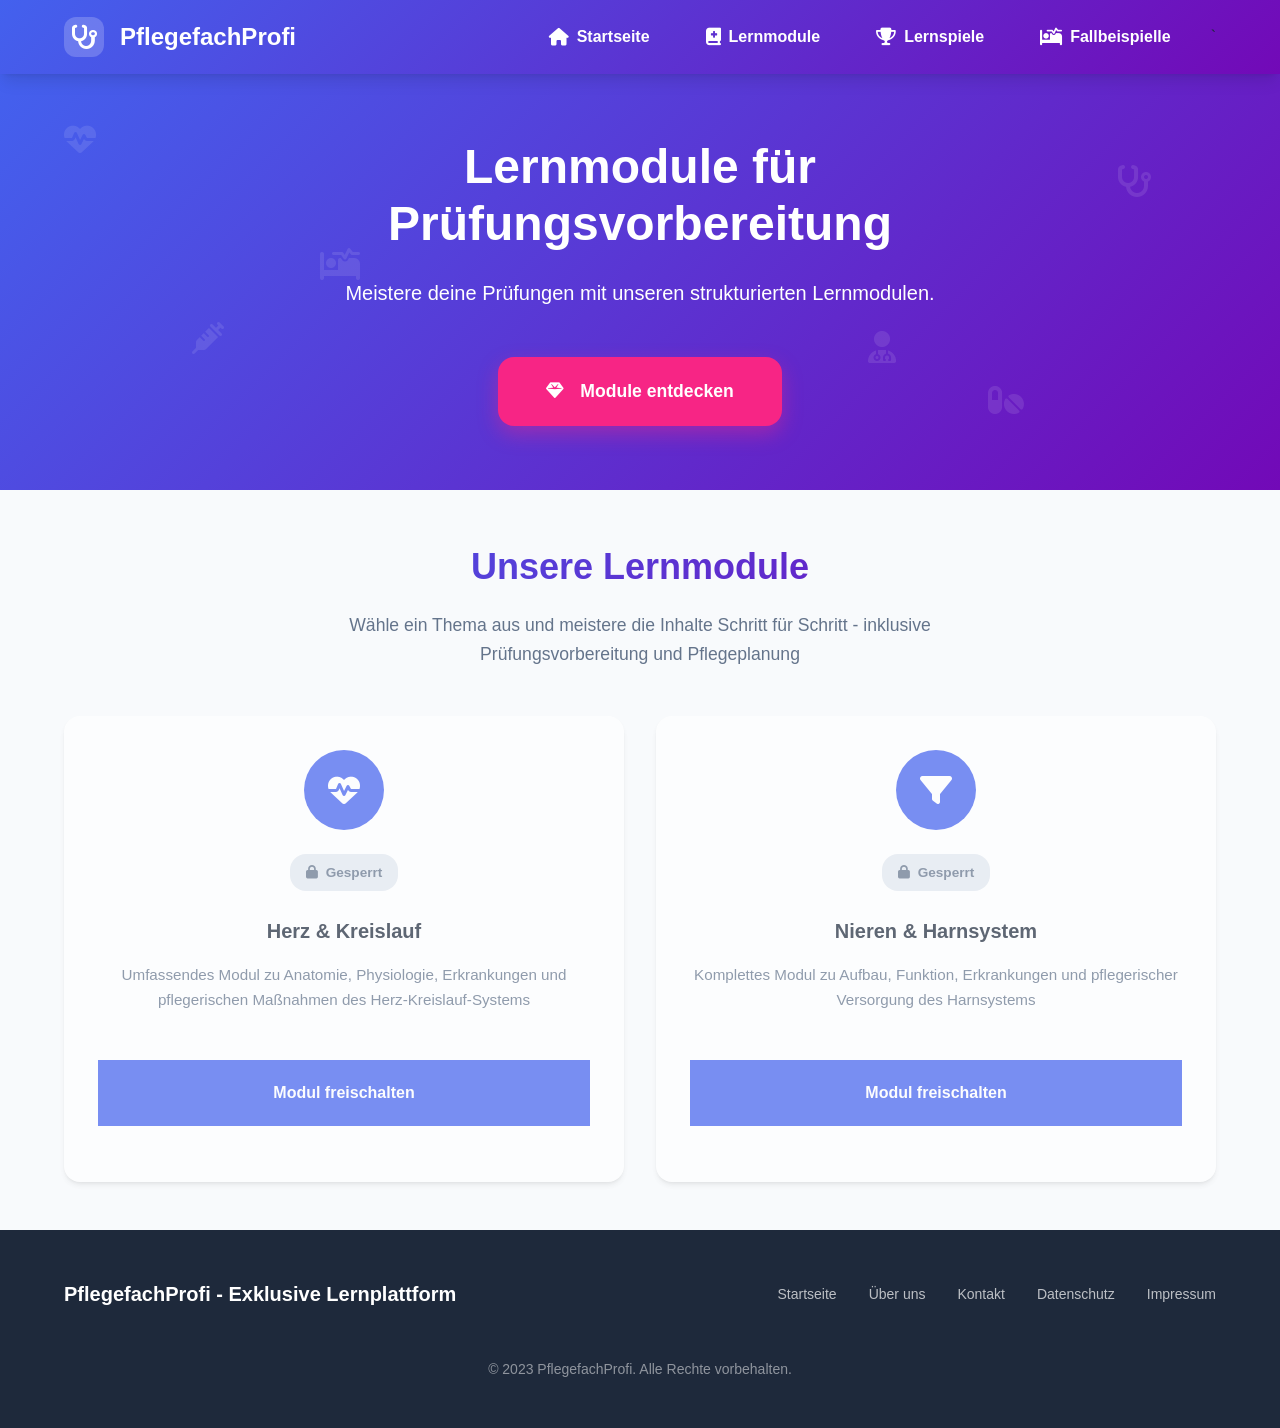
<file: lernen.html>
<!DOCTYPE html>
<html lang="de">
<head>
    <meta charset="UTF-8">
    <meta name="viewport" content="width=device-width, initial-scale=1.0">
    <title>PflegefachProfi - Lernplattform</title>
    <link rel="stylesheet" href="https://cdnjs.cloudflare.com/ajax/libs/font-awesome/6.4.0/css/all.min.css">
    <style>
        /* ===== CSS VARIABLES ===== */
        :root {
            /* Primary Colors */
            --primary-blue: #4361ee;
            --primary-purple: #7209b7;
            --primary-pink: #f72585;
            --primary-cyan: #4cc9f0;
            --success: #4ade80;
            --warning: #f59e0b;
            
            /* Neutral Colors */
            --text-primary: #1e293b;
            --text-secondary: #64748b;
            --text-tertiary: #94a3b8;
            --background: #f8fafc;
            --surface: #ffffff;
            --border: #e2e8f0;
            
            /* Effects */
            --shadow-sm: 0 1px 2px 0 rgb(0 0 0 / 0.05);
            --shadow-md: 0 4px 6px -1px rgb(0 0 0 / 0.1), 0 2px 4px -2px rgb(0 0 0 / 0.1);
            --shadow-lg: 0 10px 15px -3px rgb(0 0 0 / 0.1), 0 4px 6px -4px rgb(0 0 0 / 0.1);
            --shadow-xl: 0 20px 25px -5px rgb(0 0 0 / 0.1), 0 8px 10px -6px rgb(0 0 0 / 0.1);
            
            /* Border Radius */
            --radius-sm: 8px;
            --radius-md: 12px;
            --radius-lg: 16px;
            --radius-xl: 24px;
            
            /* Spacing */
            --space-xs: 8px;
            --space-sm: 16px;
            --space-md: 24px;
            --space-lg: 32px;
            --space-xl: 48px;
            --space-2xl: 64px;
            
            /* Typography */
            --font-primary: 'Helvetica Neue', Helvetica, Arial, sans-serif;
            --font-weight-normal: 400;
            --font-weight-medium: 500;
            --font-weight-semibold: 600;
            --font-weight-bold: 700;
        }

        /* ===== RESET & BASE STYLES ===== */
        * {
            margin: 0;
            padding: 0;
            box-sizing: border-box;
        }

        body {
            font-family: var(--font-primary);
            color: var(--text-primary);
            background-color: var(--background);
            line-height: 1.6;
            overflow-x: hidden;
            display: flex;
            flex-direction: column;
            min-height: 100vh;
        }

        .container {
            width: 100%;
            max-width: 1200px;
            margin: 0 auto;
            padding: 0 var(--space-md);
        }

        /* ===== ANIMATIONS ===== */
        @keyframes float {
            0%, 100% { 
                transform: translateY(0px) rotate(0deg); 
            }
            50% { 
                transform: translateY(-20px) rotate(5deg); 
            }
        }

        @keyframes pulse {
            0%, 100% { 
                transform: scale(1); 
            }
            50% { 
                transform: scale(1.05); 
            }
        }

        @keyframes confettiRain {
            0% {
                transform: translateY(-100px) rotate(0deg);
                opacity: 1;
            }
            100% {
                transform: translateY(100vh) rotate(360deg);
                opacity: 0;
            }
        }

        @keyframes slideInUp {
            from {
                opacity: 0;
                transform: translateY(30px);
            }
            to {
                opacity: 1;
                transform: translateY(0);
            }
        }

        @keyframes glow {
            0%, 100% { 
                box-shadow: 0 0 5px rgba(67, 97, 238, 0.3);
            }
            50% { 
                box-shadow: 0 0 20px rgba(67, 97, 238, 0.6);
            }
        }

        @keyframes greenFlash {
            0% { background-color: var(--surface); }
            50% { background-color: rgba(74, 222, 128, 0.3); }
            100% { background-color: var(--surface); }
        }

        @keyframes shake {
            0%, 100% { transform: translateX(0); }
            10%, 30%, 50%, 70%, 90% { transform: translateX(-5px); }
            20%, 40%, 60%, 80% { transform: translateX(5px); }
        }

        @keyframes correctBurst {
            0% { 
                transform: scale(1); 
                box-shadow: 0 0 0 0 rgba(76, 201, 240, 0.7);
            }
            70% { 
                transform: scale(1.05);
                box-shadow: 0 0 0 10px rgba(76, 201, 240, 0);
            }
            100% { 
                transform: scale(1);
                box-shadow: 0 0 0 0 rgba(76, 201, 240, 0);
            }
        }

        @keyframes fadeIn {
            from { opacity: 0; }
            to { opacity: 1; }
        }

        /* ===== COMPONENT STYLES ===== */

        /* New Navigation Bar */
        .navbar {
            background: linear-gradient(135deg, var(--primary-blue) 0%, var(--primary-purple) 100%);
            padding: var(--space-sm) 0;
            box-shadow: var(--shadow-lg);
            position: sticky;
            top: 0;
            z-index: 1000;
        }

        .nav-container {
            display: flex;
            justify-content: space-between;
            align-items: center;
        }

        .logo {
            display: flex;
            align-items: center;
            gap: var(--space-sm);
            font-weight: var(--font-weight-bold);
            font-size: 1.5rem;
            color: white;
            text-decoration: none;
        }

        .logo-icon {
            width: 40px;
            height: 40px;
            background: rgba(255, 255, 255, 0.2);
            border-radius: var(--radius-md);
            display: flex;
            align-items: center;
            justify-content: center;
            color: white;
            animation: pulse 2s infinite;
        }

        .nav-menu {
            display: flex;
            list-style: none;
            gap: var(--space-md);
            align-items: center;
        }

        .nav-item {
            position: relative;
        }

        .nav-link {
            color: white;
            text-decoration: none;
            font-weight: 600;
            padding: var(--space-xs) var(--space-sm);
            border-radius: var(--radius);
            transition: all 0.3s ease;
            display: flex;
            align-items: center;
            gap: var(--space-xs);
        }

        .nav-link:hover {
            background-color: rgba(255, 255, 255, 0.2);
        }

        .nav-link i {
            font-size: 1.1rem;
        }

        .nav-cta {
            background: var(--primary-pink);
            color: white;
            padding: var(--space-xs) var(--space-lg);
            border-radius: var(--radius-lg);
            font-weight: var(--font-weight-bold);
            transition: all 0.3s ease;
            box-shadow: 0 4px 12px rgba(247, 37, 133, 0.4);
        }

        .nav-cta:hover {
            transform: translateY(-2px);
            box-shadow: 0 6px 16px rgba(247, 37, 133, 0.5);
        }

        .hamburger {
            display: none;
            flex-direction: column;
            cursor: pointer;
        }

        .hamburger span {
            width: 25px;
            height: 3px;
            background: white;
            margin: 3px 0;
            transition: 0.3s;
        }

        /* Hero Section */
        .hero {
            padding: var(--space-2xl) 0;
            background: linear-gradient(135deg, var(--primary-blue), var(--primary-purple));
            color: white;
            position: relative;
            overflow: hidden;
        }

        .medical-animation {
            position: absolute;
            top: 0;
            left: 0;
            width: 100%;
            height: 100%;
            pointer-events: none;
        }

        .medical-item {
            position: absolute;
            font-size: 2rem;
            opacity: 0.1;
            animation: float 6s ease-in-out infinite;
        }

        .hero-content {
            position: relative;
            z-index: 2;
            text-align: center;
            max-width: 800px;
            margin: 0 auto;
        }

        .hero-title {
            font-size: 3rem;
            font-weight: var(--font-weight-bold);
            margin-bottom: var(--space-md);
            line-height: 1.2;
            animation: slideInUp 0.8s ease;
        }

        .hero-subtitle {
            font-size: 1.25rem;
            opacity: 0.9;
            margin-bottom: var(--space-xl);
            animation: slideInUp 0.8s ease 0.2s both;
        }

        .hero-stats {
            display: flex;
            justify-content: center;
            gap: var(--space-xl);
            margin: var(--space-xl) 0;
            animation: slideInUp 0.8s ease 0.4s both;
        }

        .stat-bubble {
            text-align: center;
        }

        .stat-value {
            font-size: 1.5rem;
            font-weight: var(--font-weight-bold);
            margin-bottom: var(--space-xs);
        }

        .stat-label {
            font-size: 0.9rem;
            opacity: 0.8;
        }

        .cta-pulse {
            display: inline-flex;
            align-items: center;
            gap: var(--space-sm);
            background: var(--primary-pink);
            color: white;
            padding: var(--space-md) var(--space-xl);
            border: none;
            border-radius: var(--radius-lg);
            font-weight: var(--font-weight-bold);
            font-size: 1.1rem;
            cursor: pointer;
            transition: all 0.3s ease;
            animation: glow 2s infinite, slideInUp 0.8s ease 0.6s both;
            box-shadow: 0 8px 20px rgba(247, 37, 133, 0.4);
        }

        .cta-pulse:hover {
            transform: translateY(-4px);
            box-shadow: 0 12px 25px rgba(247, 37, 133, 0.5);
        }

        /* Main Content */
        .main-content {
            padding: var(--space-xl) 0;
            flex: 1;
        }

        .section-header {
            text-align: center;
            margin-bottom: var(--space-xl);
        }

        .section-header h2 {
            font-size: 2.25rem;
            margin-bottom: var(--space-sm);
            background: linear-gradient(135deg, var(--primary-blue) 0%, var(--primary-purple) 100%);
            -webkit-background-clip: text;
            -webkit-text-fill-color: transparent;
            background-clip: text;
        }

        .section-header p {
            color: var(--text-secondary);
            font-size: 1.1rem;
            max-width: 600px;
            margin: 0 auto;
        }

        /* Modules Grid */
        .modules-grid {
            display: grid;
            grid-template-columns: repeat(auto-fit, minmax(300px, 1fr));
            gap: var(--space-lg);
            margin-top: var(--space-lg);
        }

        .module-card {
            background: var(--surface);
            border-radius: var(--radius-lg);
            padding: var(--space-lg);
            box-shadow: var(--shadow-md);
            transition: all 0.3s ease;
            text-align: center;
            position: relative;
            overflow: hidden;
            cursor: pointer;
            border: 2px solid transparent;
        }

        .module-card:hover {
            transform: translateY(-8px);
            box-shadow: var(--shadow-xl);
        }

        .module-card.locked {
            opacity: 0.7;
            cursor: not-allowed;
        }

        .module-card.unlocked {
            animation: greenFlash 1s ease;
            border-color: var(--success);
        }

        .module-icon {
            width: 80px;
            height: 80px;
            background: var(--primary-blue);
            border-radius: 50%;
            display: flex;
            align-items: center;
            justify-content: center;
            color: white;
            font-size: 2rem;
            margin: 0 auto var(--space-md);
        }

        .module-card.unlocked .module-icon {
            background: var(--success);
        }

        .module-card h3 {
            font-size: 1.25rem;
            margin-bottom: var(--space-sm);
            color: var(--text-primary);
        }

        .module-card p {
            color: var(--text-secondary);
            font-size: 0.95rem;
            margin-bottom: var(--space-md);
        }

        .module-status {
            display: inline-flex;
            align-items: center;
            gap: var(--space-xs);
            padding: var(--space-xs) var(--space-sm);
            border-radius: var(--radius-lg);
            font-weight: var(--font-weight-semibold);
            font-size: 0.85rem;
            margin-bottom: var(--space-md);
        }

        .status-locked {
            background: var(--border);
            color: var(--text-secondary);
        }

        .status-unlocked {
            background: var(--success);
            color: white;
        }

        .status-completed {
            background: var(--primary-cyan);
            color: white;
        }

        .module-progress {
            height: 6px;
            background-color: var(--border-light);
            border-radius: 3px;
            overflow: hidden;
            margin-top: var(--space-sm);
        }

        .progress-bar {
            height: 100%;
            background: linear-gradient(135deg, var(--primary-blue), var(--primary-purple));
            border-radius: 3px;
            transition: width 0.5s ease;
        }

        .module-action {
            width: 100%;
            padding: var(--space-md);
            border: none;
            border-radius: var(--radius);
            font-weight: 700;
            cursor: pointer;
            transition: all 0.2s ease;
            font-size: 1rem;
            margin-top: var(--space-md);
        }

        .module-action.unlock {
            background: var(--primary-blue);
            color: white;
        }

        .module-action.unlock:hover {
            background: var(--primary-purple);
        }

        .module-action.start {
            background: var(--success);
            color: white;
        }

        .module-action.start:hover {
            background: #3abf6d;
        }

        /* Learning Module */
        .learning-module {
            display: none;
            padding: var(--space-xl) 0;
            background: var(--background);
            min-height: 100vh;
        }

        .learning-module.active {
            display: block;
            animation: fadeIn 0.5s ease;
        }

        .module-nav {
            display: flex;
            justify-content: space-between;
            align-items: center;
            margin-bottom: var(--space-lg);
            flex-wrap: wrap;
            gap: var(--space-md);
        }

        .module-title-large {
            font-size: 2rem;
            color: var(--text-primary);
        }

        .module-progress-indicator {
            display: flex;
            align-items: center;
            gap: var(--space-md);
        }

        .progress-steps {
            display: flex;
            gap: var(--space-xs);
        }

        .progress-step {
            width: 12px;
            height: 12px;
            border-radius: 50%;
            background: var(--border);
            transition: all 0.3s ease;
        }

        .progress-step.active {
            background: var(--primary-blue);
            transform: scale(1.2);
        }

        .progress-step.completed {
            background: var(--primary-cyan);
        }

        .step-counter {
            font-size: 0.9rem;
            color: var(--text-secondary);
            font-weight: 600;
        }

        .lesson-container {
            max-width: 1000px;
            margin: 0 auto;
            background: var(--surface);
            border-radius: var(--radius-lg);
            box-shadow: var(--shadow);
            overflow: hidden;
        }

        .lesson-content {
            padding: var(--space-xl);
            animation: fadeIn 0.5s ease;
        }

        .lesson-card {
            display: none;
        }

        .lesson-card.active {
            display: block;
        }

        .lesson-icon-large {
            width: 100px;
            height: 100px;
            background: var(--primary-light);
            border-radius: 50%;
            display: flex;
            align-items: center;
            justify-content: center;
            color: var(--primary-blue);
            font-size: 2.5rem;
            margin: 0 auto var(--space-lg);
        }

        .lesson-title {
            text-align: center;
            font-size: 1.75rem;
            margin-bottom: var(--space-lg);
            color: var(--text-primary);
        }

        .lesson-image {
            width: 100%;
            max-width: 600px;
            margin: 0 auto var(--space-lg);
            border-radius: var(--radius-md);
            overflow: hidden;
            box-shadow: var(--shadow-md);
        }

        .lesson-image img {
            width: 100%;
            height: auto;
            display: block;
        }

        .content-section {
            margin-bottom: var(--space-xl);
        }

        .content-section h3 {
            font-size: 1.5rem;
            margin-bottom: var(--space-md);
            color: var(--primary-blue);
            display: flex;
            align-items: center;
            gap: var(--space-sm);
        }

        .content-section p {
            margin-bottom: var(--space-md);
            line-height: 1.7;
        }

        .content-section ul {
            margin-bottom: var(--space-md);
            padding-left: var(--space-lg);
        }

        .content-section li {
            margin-bottom: var(--space-xs);
        }

        .info-box {
            background: #f0f9ff;
            border-radius: var(--radius);
            padding: var(--space-md);
            margin-bottom: var(--space-md);
            border-left: 4px solid var(--primary-blue);
        }

        .info-box.warning {
            background: #fef3e2;
            border-left-color: var(--warning);
        }

        .info-box.nursing {
            background: #f0fff4;
            border-left-color: var(--success);
        }

        /* Quiz Styles */
        .quiz-container {
            width: 100%;
        }

        .quiz-header {
            text-align: center;
            margin-bottom: var(--space-lg);
        }

        .quiz-progress {
            display: flex;
            justify-content: space-between;
            align-items: center;
            margin-bottom: var(--space-lg);
        }

        .quiz-question {
            font-size: 1.25rem;
            font-weight: 600;
            margin-bottom: var(--space-lg);
            color: var(--text-primary);
            line-height: 1.4;
            padding: 0 var(--space-sm);
        }

        .quiz-options {
            display: grid;
            gap: var(--space-md);
            margin-bottom: var(--space-lg);
        }

        .quiz-option {
            background: var(--surface);
            border: 2px solid var(--border);
            border-radius: var(--radius);
            padding: var(--space-md);
            cursor: pointer;
            transition: all 0.2s ease;
            display: flex;
            align-items: flex-start;
            gap: var(--space-md);
        }

        .quiz-option:hover {
            border-color: var(--primary-blue);
            transform: translateY(-2px);
        }

        .quiz-option.selected {
            border-color: var(--primary-blue);
            background: #f0f9ff;
        }

        .quiz-option.correct {
            border-color: var(--success);
            background: rgba(74, 222, 128, 0.1);
            animation: correctBurst 0.6s ease;
        }

        .quiz-option.incorrect {
            border-color: var(--primary-pink);
            background: rgba(247, 37, 133, 0.1);
            animation: shake 0.5s ease;
        }

        .option-indicator {
            width: 24px;
            height: 24px;
            border-radius: 50%;
            border: 2px solid var(--border);
            display: flex;
            align-items: center;
            justify-content: center;
            font-weight: 600;
            font-size: 0.875rem;
            flex-shrink: 0;
            margin-top: 2px;
        }

        .quiz-option.selected .option-indicator {
            border-color: var(--primary-blue);
            background: var(--primary-blue);
            color: white;
        }

        .quiz-option.correct .option-indicator {
            border-color: var(--success);
            background: var(--success);
            color: white;
        }

        .quiz-option.incorrect .option-indicator {
            border-color: var(--primary-pink);
            background: var(--primary-pink);
            color: white;
        }

        .option-text {
            flex: 1;
            line-height: 1.4;
        }

        .quiz-feedback {
            padding: var(--space-md);
            border-radius: var(--radius);
            margin-top: var(--space-md);
            display: none;
        }

        .quiz-feedback.correct {
            background: rgba(74, 222, 128, 0.1);
            border: 1px solid var(--success);
            color: var(--text-primary);
            animation: fadeIn 0.5s ease;
        }

        .quiz-feedback.incorrect {
            background: rgba(247, 37, 133, 0.1);
            border: 1px solid var(--primary-pink);
            color: var(--text-primary);
            animation: fadeIn 0.5s ease;
        }

        .quiz-results {
            text-align: center;
            padding: var(--space-xl);
            display: none;
        }

        .quiz-results.active {
            display: block;
            animation: fadeIn 0.8s ease;
        }

        .result-icon {
            font-size: 4rem;
            margin-bottom: var(--space-md);
            color: var(--primary-cyan);
        }

        .result-title {
            font-size: 1.5rem;
            margin-bottom: var(--space-sm);
        }

        .result-score {
            font-size: 2rem;
            font-weight: 700;
            margin-bottom: var(--space-md);
        }

        .result-score.good {
            color: var(--success);
        }

        .result-score.average {
            color: var(--warning);
        }

        .result-score.poor {
            color: var(--primary-pink);
        }

        .navigation {
            display: flex;
            justify-content: space-between;
            margin-top: var(--space-xl);
        }

        .nav-btn {
            display: flex;
            align-items: center;
            gap: var(--space-xs);
            background: var(--primary-blue);
            color: white;
            padding: var(--space-md) var(--space-lg);
            border: none;
            border-radius: var(--radius);
            font-weight: 600;
            cursor: pointer;
            transition: all 0.2s ease;
        }

        .nav-btn:hover {
            background: var(--primary-purple);
            transform: translateY(-2px);
        }

        .nav-btn:disabled {
            background: var(--border);
            cursor: not-allowed;
            transform: none;
        }

        .complete-btn {
            background: var(--primary-pink);
            display: flex;
            align-items: center;
            gap: var(--space-xs);
            color: white;
            padding: var(--space-md) var(--space-lg);
            border: none;
            border-radius: var(--radius);
            font-weight: 600;
            cursor: pointer;
            transition: all 0.2s ease;
            margin: var(--space-xl) auto 0;
        }

        .complete-btn:hover {
            background: #e1156d;
            transform: translateY(-2px);
        }

        /* Confetti */
        .confetti {
            position: fixed;
            width: 10px;
            height: 10px;
            background: var(--primary-pink);
            opacity: 0;
            z-index: 1000;
        }

        /* Footer */
        .footer {
            padding: var(--space-xl) 0;
            background: var(--text-primary);
            color: white;
            margin-top: auto;
        }

        .footer-content {
            display: flex;
            justify-content: space-between;
            align-items: center;
            flex-wrap: wrap;
            gap: var(--space-md);
        }

        .footer-logo {
            font-weight: var(--font-weight-bold);
            font-size: 1.25rem;
        }

        .footer-links {
            display: flex;
            gap: var(--space-lg);
            flex-wrap: wrap;
        }

        .footer-link {
            color: rgba(255, 255, 255, 0.7);
            text-decoration: none;
            font-size: 0.875rem;
            transition: color 0.2s ease;
        }

        .footer-link:hover {
            color: white;
        }

        .footer-copyright {
            width: 100%;
            text-align: center;
            margin-top: var(--space-md);
            color: rgba(255, 255, 255, 0.5);
            font-size: 0.875rem;
        }

        /* Responsive Design */
        @media (max-width: 768px) {
            .hamburger {
                display: flex;
            }
            
            .nav-menu {
                position: fixed;
                left: -100%;
                top: 70px;
                flex-direction: column;
                background: linear-gradient(135deg, var(--primary-blue) 0%, var(--primary-purple) 100%);
                width: 100%;
                text-align: center;
                transition: 0.3s;
                box-shadow: var(--shadow-lg);
                padding: var(--space-lg) 0;
                gap: 0;
            }
            
            .nav-menu.active {
                left: 0;
            }
            
            .nav-item {
                margin: var(--space-sm) 0;
                width: 100%;
            }
            
            .nav-link {
                justify-content: center;
                padding: var(--space-md);
            }
            
            .hero-title {
                font-size: 2rem;
            }
            
            .hero-stats {
                flex-direction: column;
                gap: var(--space-md);
            }
            
            .modules-grid {
                grid-template-columns: 1fr;
            }

            .module-nav {
                flex-direction: column;
                align-items: flex-start;
            }

            .navigation {
                flex-direction: column;
                gap: var(--space-md);
            }

            .nav-btn {
                width: 100%;
                justify-content: center;
            }

            .footer-content {
                flex-direction: column;
                text-align: center;
            }

            .footer-links {
                justify-content: center;
            }
        }

        @media (max-width: 480px) {
            .hero-title {
                font-size: 1.75rem;
            }
            
            .lesson-content {
                padding: var(--space-md);
            }
        }
        .hero.hidden {
    display: none;
}

.main-content.hidden {
    display: none;
}
    </style>
</head>
<body>
    <!-- Navigation Bar -->
    <nav class="navbar">
        <div class="container nav-container">
            <a href="index.html" class="logo">
                <div class="logo-icon">
                    <i class="fas fa-stethoscope"></i>
                </div>
                <span>PflegefachProfi</span>
            </a>
            
            <div class="hamburger" id="hamburger">
                <span></span>
                <span></span>
                <span></span>
            </div>
            
            <ul class="nav-menu" id="nav-menu">
                <li class="nav-item">
                    <a href="index.html" class="nav-link active">
                        <i class="fas fa-home"></i>
                        Startseite
                    </a>
                </li>
                <li class="nav-item">
                    <a href="#" class="nav-link">
                        <i class="fas fa-book-medical"></i>
                        Lernmodule
                    </a>
                </li>
                <li class="nav-item">
                    <a href="lernspiele.html" class="nav-link">
                        <i class="fas fa-trophy"></i>
                        Lernspiele
                    </a>
                </li>
                <li class="nav-item">
                    <a href="fallbeispiele.html" class="nav-link">
                        <i class="fas fa-procedures"></i>
                        Fallbeispielle
                    </a>
                </li>
            <!--    <li class="nav-item">
                    <a href="#" class="nav-link nav-cta">
                        <i class="fas fa-rocket"></i>
                        Jetzt starten
                    </a>
                </li>-->`
            </ul>
        </div>
    </nav>

    <!-- Hero Section -->
    <section class="hero">
        <div class="medical-animation">
            <div class="medical-item" style="top: 10%; left: 5%;"><i class="fas fa-heartbeat"></i></div>
            <div class="medical-item" style="top: 20%; right: 10%;"><i class="fas fa-stethoscope"></i></div>
            <div class="medical-item" style="bottom: 30%; left: 15%;"><i class="fas fa-syringe"></i></div>
            <div class="medical-item" style="bottom: 15%; right: 20%;"><i class="fas fa-pills"></i></div>
            <div class="medical-item" style="top: 40%; left: 25%;"><i class="fas fa-procedures"></i></div>
            <div class="medical-item" style="top: 60%; right: 30%;"><i class="fas fa-user-md"></i></div>
        </div>
        <div class="container">
            <div class="hero-content">
                <h1 class="hero-title">Lernmodule für Prüfungsvorbereitung</h1>
                <p class="hero-subtitle">Meistere deine Prüfungen mit unseren strukturierten Lernmodulen.</p>
                
        <!--        <div class="hero-stats">
                    <div class="stat-bubble">
                        <div class="stat-value" id="hero-modules">2</div>
                        <div class="stat-label">Themen</div>
                    </div>
                    <div class="stat-bubble">
                        <div class="stat-value" id="hero-users">50+</div>
                        <div class="stat-label">Fragen</div>
                    </div>
                    <div class="stat-bubble">
                        <div class="stat-value" id="hero-success">94%</div>
                        <div class="stat-label">Bestehensquote</div>
                    </div>
                </div>
             -->   
                <button class="cta-pulse" id="start-learning">
                    <i class="fas fa-gem"></i>
                    Module entdecken
                </button>
            </div>
        </div>
    </section>

    <!-- Main Content -->
    <main class="main-content">
        <div class="container">
            <div class="section-header">
                <h2>Unsere Lernmodule</h2>
                <p>Wähle ein Thema aus und meistere die Inhalte Schritt für Schritt - inklusive Prüfungsvorbereitung und Pflegeplanung</p>
            </div>
            
            <div class="modules-grid">
                <div class="module-card locked" data-module="herz">
                    <div class="module-icon">
                        <i class="fas fa-heartbeat"></i>
                    </div>
                    <div class="module-status status-locked">
                        <i class="fas fa-lock"></i>
                        Gesperrt
                    </div>
                    <h3>Herz & Kreislauf</h3>
                    <p>Umfassendes Modul zu Anatomie, Physiologie, Erkrankungen und pflegerischen Maßnahmen des Herz-Kreislauf-Systems</p>
                    <button class="module-action unlock">Modul freischalten</button>
                    <div class="module-progress">
                        <div class="progress-bar" style="width: 0%"></div>
                    </div>
                </div>
                
                <div class="module-card locked" data-module="nieren">
                    <div class="module-icon">
                        <i class="fas fa-filter"></i>
                    </div>
                    <div class="module-status status-locked">
                        <i class="fas fa-lock"></i>
                        Gesperrt
                    </div>
                    <h3>Nieren & Harnsystem</h3>
                    <p>Komplettes Modul zu Aufbau, Funktion, Erkrankungen und pflegerischer Versorgung des Harnsystems</p>
                    <button class="module-action unlock">Modul freischalten</button>
                    <div class="module-progress">
                        <div class="progress-bar" style="width: 0%"></div>
                    </div>
                </div>
            </div>
        </div>
    </main>

    <!-- Learning Module -->
    <section class="learning-module" id="learning-module">
        <div class="container">
            <div class="module-nav">
                <h2 class="module-title-large" id="module-title">Herz & Kreislauf</h2>
                <div class="module-progress-indicator">
                    <div class="progress-steps" id="progress-steps">
                        <!-- Steps will be loaded dynamically -->
                    </div>
                    <span class="step-counter" id="step-counter">Schritt 1 von 6</span>
                </div>
            </div>

            <div class="lesson-container">
                <div class="lesson-content" id="lesson-container">
                    <!-- Lesson content will be loaded here -->
                </div>
            </div>
        </div>
    </section>

    <!-- Footer -->
    <footer class="footer">
        <div class="container">
            <div class="footer-content">
                <div class="footer-logo">PflegefachProfi - Exklusive Lernplattform</div>
                <div class="footer-links">
                    <a href="index.html" class="footer-link">Startseite</a>
                    <a href="ueber-uns.html" class="footer-link">Über uns</a>
                    <a href="kontakt.html" class="footer-link">Kontakt</a>
                    <a href="datenschutz.html" class="footer-link">Datenschutz</a>
                    <a href="impressum.html" class="footer-link">Impressum</a>
                </div>
                <div class="footer-copyright">
                    &copy; 2023 PflegefachProfi. Alle Rechte vorbehalten.
                </div>
            </div>
        </div>
    </footer>

    <script>
        // ===== MODULE DATA =====
        const ModuleData = {
            herz: {
                title: "Herz & Kreislauf",
                icon: "fas fa-heartbeat",
                color: "#4361ee",
                lessons: [
                    {
                        title: "Anatomie des Herzens",
                        type: "content",
                        content: `
                            <div class="lesson-icon-large">
                                <i class="fas fa-heartbeat"></i>
                            </div>
                            <h2 class="lesson-title">Anatomie des Herzens</h2>
                            
                            <div class="lesson-image">
                                <img src="https://cdn.discordapp.com/attachments/615487084202819585/1438586992177840350/bio-herz-im-laengsschnitt-dla-bws-bio1-0144-03_1.jpg?ex=69176c0a&is=69161a8a&hm=4d7a8ea53a76242de893ead4b67ccac7c554a2b44218e9fe46da609f40d729c8&">
                            </div>
                            
                            <div class="content-section">
                                <h3><i class="fas fa-heart"></i> Grundaufbau des Herzens</h3>
                                <p>Das Herz ist ein hohler Muskel, der als Pumpe für den Blutkreislauf dient. Es liegt im Mediastinum, hinter dem Brustbein und vor der Wirbelsäule.</p>
                                
                                <div class="info-box">
                                    <h4>Wichtige Strukturen:</h4>
                                    <ul>
                                        <li><strong>Rechter Vorhof:</strong> Erhält sauerstoffarmes Blut aus Körper- und Herzkranzvenen</li>
                                        <li><strong>Rechte Kammer:</strong> Pumpt Blut zur Lunge</li>
                                        <li><strong>Linker Vorhof:</strong> Erhält sauerstoffreiches Blut aus der Lunge</li>
                                        <li><strong>Linke Kammer:</strong> Pumpt Blut in den Körperkreislauf</li>
                                        <li><strong>Herzklappen:</strong> Sorgen für gerichteten Blutfluss</li>
                                    </ul>
                                </div>
                            </div>
                            
                            <div class="content-section">
                                <h3><i class="fas fa-arrows-alt-h"></i> Herzklappen</h3>
                                <p>Das Herz besitzt vier Klappen, die den Blutfluss in eine Richtung sicherstellen:</p>
                                <ul>
                                    <li><strong>Trikuspidalklappe:</strong> Zwischen rechtem Vorhof und rechter Kammer</li>
                                    <li><strong>Pulmonalklappe:</strong> Zwischen rechter Kammer und Lungenschlagader</li>
                                    <li><strong>Mitralklappe:</strong> Zwischen linkem Vorhof und linker Kammer</li>
                                    <li><strong>Aortenklappe:</strong> Zwischen linker Kammer und Hauptschlagader</li>
                                </ul>
                            </div>
                        `
                    },
                    {
                        title: "Physiologie & Herzfunktion",
                        type: "content",
                        content: `
                            <div class="lesson-icon-large">
                                <i class="fas fa-heartbeat"></i>
                            </div>
                            <h2 class="lesson-title">Physiologie & Herzfunktion</h2>
                            
                            <div class="content-section">
                                <h3><i class="fas fa-tasks"></i> Aufgaben des Herzens</h3>
                                <p>Das Herz hat die Hauptaufgabe, das Blut durch den Körper zu pumpen und so Sauerstoff und Nährstoffe zu den Zellen zu transportieren.</p>
                                
                                <div class="info-box">
                                    <h4>Wichtige Funktionen:</h4>
                                    <ul>
                                        <li><strong>Transportfunktion:</strong> Versorgung des Körpers mit Sauerstoff und Nährstoffen</li>
                                        <li><strong>Druckregulation:</strong> Aufrechterhaltung des Blutdrucks</li>
                                        <li><strong>Wärmeverteilung:</strong> Gleichmäßige Verteilung der Körperwärme</li>
                                        <li><strong>Hormontransport:</strong> Verteilung von Hormonen im Körper</li>
                                    </ul>
                                </div>
                            </div>
                            
                            <div class="content-section">
                                <h3><i class="fas fa-redo-alt"></i> Herzzyklus</h3>
                                <p>Der Herzzyklus beschreibt die wiederholende Abfolge von Kontraktion (Systole) und Erschlaffung (Diastole) des Herzmuskels.</p>
                                
                                <div class="info-box warning">
                                    <h4>Klinisch relevant:</h4>
                                    <p>Die Systole ist die Phase, in der das Blut aus den Herzkammern in die Gefäße gepumpt wird. In der Diastole füllen sich die Herzkammern erneut mit Blut.</p>
                                </div>
                                
                                <ul>
                                    <li><strong>Ruheherzfrequenz:</strong> 60-80 Schläge/Minute</li>
                                    <li><strong>Herzzeitvolumen:</strong> 4-8 Liter/Minute in Ruhe</li>
                                    <li><strong>Schlagvolumen:</strong> 70-100 ml pro Herzschlag</li>
                                </ul>
                            </div>
                        `
                    },
                    {
                        title: "Quiz: Anatomie & Physiologie",
                        type: "quiz",
                        questions: [
                            {
                                question: "Welche Herzkammer pumpt sauerstoffreiches Blut in den Körperkreislauf?",
                                options: [
                                    "Rechter Vorhof",
                                    "Rechte Kammer", 
                                    "Linker Vorhof",
                                    "Linke Kammer"
                                ],
                                correct: 3,
                                explanation: "Die linke Kammer pumpt das sauerstoffreiche Blut über die Aorta in den Körperkreislauf. Sie hat die dickste Muskulatur, da sie gegen den höchsten Druck arbeiten muss."
                            },
                            {
                                question: "Welche Herzklappe befindet sich zwischen dem linken Vorhof und der linken Kammer?",
                                options: [
                                    "Trikuspidalklappe",
                                    "Pulmonalklappe",
                                    "Mitralklappe",
                                    "Aortenklappe"
                                ],
                                correct: 2,
                                explanation: "Die Mitralklappe (auch Bikuspidalklappe) liegt zwischen linkem Vorhof und linker Kammer und verhindert den Rückfluss des Blutes während der Systole."
                            },
                            {
                                question: "Was beschreibt der Begriff 'Herzzeitvolumen'?",
                                options: [
                                    "Die Menge Blut, die pro Herzschlag ausgeworfen wird",
                                    "Die Blutmenge, die pro Minute vom Herzen gepumpt wird",
                                    "Die Frequenz der Herzschläge pro Minute",
                                    "Der Druck in den Herzkammern während der Systole"
                                ],
                                correct: 1,
                                explanation: "Das Herzzeitvolumen (HZV) ist die Blutmenge, die pro Minute vom Herzen in den Kreislauf gepumpt wird. Es berechnet sich aus Schlagvolumen × Herzfrequenz."
                            }
                        ]
                    },
                    {
                        title: "Pathophysiologie: Herzerkrankungen",
                        type: "content",
                        content: `
                            <div class="lesson-icon-large">
                                <i class="fas fa-heartbeat"></i>
                            </div>
                            <h2 class="lesson-title">Pathophysiologie: Herzerkrankungen</h2>
                            
                            <div class="content-section">
                                <h3><i class="fas fa-disease"></i> Koronare Herzkrankheit (KHK)</h3>
                                <p>Die KHK ist eine Erkrankung der Herzkranzgefäße, die durch Arteriosklerose verursacht wird und zu einer Minderdurchblutung des Herzmuskels führt.</p>
                                
                                <div class="info-box">
                                    <h4>Symptome:</h4>
                                    <ul>
                                        <li>Brustschmerz (Angina pectoris)</li>
                                        <li>Atemnot bei Belastung</li>
                                        <li>Herzrhythmusstörungen</li>
                                        <li>In fortgeschrittenen Stadien: Herzinsuffizienz</li>
                                    </ul>
                                </div>
                            </div>
                            
                            <div class="content-section">
                                <h3><i class="fas fa-heart-broken"></i> Herzinsuffizienz</h3>
                                <p>Bei der Herzinsuffizienz ist das Herz nicht mehr in der Lage, den Körper ausreichend mit Blut und Sauerstoff zu versorgen.</p>
                                
                                <ul>
                                    <li><strong>Linksherzinsuffizienz:</strong> Rückstau in den Lungenkreislauf → Lungenödem</li>
                                    <li><strong>Rechtsherzinsuffizienz:</strong> Rückstau in den Körperkreislauf → Ödeme, Leberschwellung</li>
                                    <li><strong>Globale Herzinsuffizienz:</strong> Kombination aus beiden</li>
                                </ul>
                                
                                <div class="info-box">
                                    <h4>Therapieansätze:</h4>
                                    <ul>
                                        <li>Medikamente (ACE-Hemmer, Betablocker, Diuretika)</li>
                                        <li>Flüssigkeitsrestriktion</li>
                                        <li>Kochsalzarme Ernährung</li>
                                        <li>In schweren Fällen: Herzschrittmacher, Herztransplantation</li>
                                    </ul>
                                </div>
                            </div>
                        `
                    },
                    {
                        title: "Schritt für Pflege",
                        type: "content",
                        content: `
                            <div class="lesson-icon-large">
                                <i class="fas fa-user-nurse"></i>
                            </div>
                            <h2 class="lesson-title">Schritt für Pflege</h2>
                            
                            <div class="content-section">
                                <h3><i class="fas fa-stethoscope"></i> Pflegerische Maßnahmen bei Herzerkrankungen</h3>
                                <p>Die pflegerische Versorgung von Patienten mit Herzerkrankungen erfordert spezifisches Wissen und Fähigkeiten.</p>
                                
                                <div class="info-box nursing">
                                    <h4>Wichtige pflegerische Maßnahmen:</h4>
                                    <ul>
                                        <li><strong>Regelmäßige Vitalzeichenkontrolle:</strong> Blutdruck, Puls, Atemfrequenz</li>
                                        <li><strong>Gewichtskontrolle:</strong> Täglich zur Früherkennung von Ödemen</li>
                                        <li><strong>Beobachtung:</strong> Hautfarbe, Ödeme, Atemgeräusche</li>
                                        <li><strong>Medikamentengabe:</strong> Rechtzeitige und korrekte Verabreichung</li>
                                        <li><strong>Patientenedukation:</strong> Aufklärung über Erkrankung und Selbstmanagement</li>
                                    </ul>
                                </div>
                            </div>
                            
                            <div class="content-section">
                                <h3><i class="fas fa-procedures"></i> Spezifische Pflegemaßnahmen</h3>
                                
                                <div class="info-box">
                                    <h4>Bei Herzinsuffizienz:</h4>
                                    <ul>
                                        <li>Flüssigkeitsbilanzierung</li>
                                        <li>Kochsalzarme Kost unterstützen</li>
                                        <li>Lagerung mit erhöhtem Oberkörper bei Atemnot</li>
                                        <li>Mobilisation nach individuellem Belastungsprofil</li>
                                    </ul>
                                </div>
                                
                                <div class="info-box">
                                    <h4>Bei Angina pectoris:</h4>
                                    <ul>
                                        <li>Sofortige Nitrogabe bei Anfällen</li>
                                        <li>Ruhe und Entspannung fördern</li>
                                        <li>Triggerfaktoren identifizieren und vermeiden</li>
                                        <li>Notfallplan besprechen</li>
                                    </ul>
                                </div>
                            </div>
                        `
                    },
                    {
                        title: "Abschlussquiz",
                        type: "final-quiz",
                        questions: [
                            {
                                question: "Welche Herzkammer hat die dickste Muskulatur?",
                                options: [
                                    "Rechter Vorhof",
                                    "Rechte Kammer",
                                    "Linker Vorhof", 
                                    "Linke Kammer"
                                ],
                                correct: 3,
                                explanation: "Die linke Kammer hat die dickste Muskulatur, da sie das Blut gegen den hohen Druck des Körperkreislaufs pumpen muss."
                            },
                            {
                                question: "Was ist die Hauptfunktion der Herzklappen?",
                                options: [
                                    "Blut mit Sauerstoff anzureichern",
                                    "Den Blutfluss in eine Richtung zu lenken",
                                    "Den Blutdruck zu regulieren",
                                    "Hormone zu produzieren"
                                ],
                                correct: 1,
                                explanation: "Die Herzklappen sorgen für einen gerichteten Blutfluss und verhindern den Rückfluss des Blutes."
                            },
                            {
                                question: "Welches Symptom ist bei einem Lungenödem typisch?",
                                options: [
                                    "Bradykardie",
                                    "Hypertonie",
                                    "Atemnot",
                                    "Fieber"
                                ],
                                correct: 2,
                                explanation: "Atemnot ist das Leitsymptom eines Lungenödems, da sich Flüssigkeit in den Lungenbläschen ansammelt und den Gasaustausch behindert."
                            },
                            {
                                question: "Welche Maßnahme ist bei einem Patienten mit Herzinsuffizienz besonders wichtig?",
                                options: [
                                    "Hohe Flüssigkeitszufuhr",
                                    "Kochsalzreiche Ernährung",
                                    "Regelmäßige Gewichtskontrolle",
                                    "Vermeidung von Bewegung"
                                ],
                                correct: 2,
                                explanation: "Die tägliche Gewichtskontrolle ist wichtig, um eine Flüssigkeitsretention frühzeitig zu erkennen. Eine Gewichtszunahme von >2kg in 3 Tagen kann auf eine Verschlechterung der Herzinsuffizienz hinweisen."
                            }
                        ]
                    }
                ]
            },
            nieren: {
                title: "Nieren & Harnsystem",
                icon: "fas fa-filter",
                color: "#7209b7",
                lessons: [
                    {
                        title: "Anatomie der Nieren",
                        type: "content",
                        content: `
                            <div class="lesson-icon-large">
                                <i class="fas fa-filter"></i>
                            </div>
                            <h2 class="lesson-title">Anatomie der Nieren</h2>
                            
                            <div class="lesson-image">
                                <img src="https://cdn.discordapp.com/attachments/615487084202819585/1438586992496476251/transplantation-verstehen-grafik-niere-im-anschnitt.webp?ex=69176c0a&is=69161a8a&hm=51feed60cebd9dfb0c2351170d260d6309ed0656d8c9a860e53021a0663ad197&">
                            </div>
                            
                            <div class="content-section">
                                <h3><i class="fas fa-filter"></i> Aufbau der Nieren</h3>
                                <p>Die Nieren sind bohnenförmige Organe, die beidseits der Wirbelsäule auf Höhe der unteren Rippen liegen. Jede Niere ist etwa 11-12 cm lang und wiegt 120-200 g.</p>
                                
                                <div class="info-box">
                                    <h4>Wichtige Strukturen:</h4>
                                    <ul>
                                        <li><strong>Nierenrinde:</strong> Enthält die Nierenkörperchen</li>
                                        <li><strong>Nierenmark:</strong> Enthält die Nierenkanälchen</li>
                                        <li><strong>Nierenbecken:</strong> Sammelt den Urin</li>
                                        <li><strong>Nephron:</strong> Funktionelle Einheit der Niere</li>
                                    </ul>
                                </div>
                            </div>
                            
                            <div class="content-section">
                                <h3><i class="fas fa-tint"></i> Harnwege</h3>
                                <p>Der gebildete Urin wird über ein System von Harnwegen ausgeschieden:</p>
                                <ul>
                                    <li><strong>Nierenbecken:</strong> Sammelbecken für den Urin</li>
                                    <li><strong>Harnleiter (Ureter):</strong> Transportieren Urin zur Harnblase</li>
                                    <li><strong>Harnblase:</strong> Speichert den Urin</li>
                                    <li><strong>Harnröhre (Urethra):</strong> Leitet Urin nach außen</li>
                                </ul>
                            </div>
                        `
                    },
                    {
                        title: "Physiologie der Nieren",
                        type: "content",
                        content: `
                            <div class="lesson-icon-large">
                                <i class="fas fa-filter"></i>
                            </div>
                            <h2 class="lesson-title">Physiologie der Nieren</h2>
                            
                            <div class="content-section">
                                <h3><i class="fas fa-tasks"></i> Funktionen der Nieren</h3>
                                <p>Die Nieren erfüllen mehrere lebenswichtige Funktionen im Körper.</p>
                                
                                <div class="info-box">
                                    <h4>Hauptfunktionen:</h4>
                                    <ul>
                                        <li><strong>Harnbildung:</strong> Ausscheidung von Stoffwechselendprodukten</li>
                                        <li><strong>Elektrolythaushalt:</strong> Regulation von Natrium, Kalium, Calcium</li>
                                        <li><strong>Säure-Basen-Haushalt:</strong> Aufrechterhaltung des pH-Werts</li>
                                        <li><strong>Wasserhaushalt:</strong> Regulation des Flüssigkeitsvolumens</li>
                                        <li><strong>Hormonproduktion:</strong> Erythropoetin, Renin, Vitamin D</li>
                                    </ul>
                                </div>
                            </div>
                            
                            <div class="content-section">
                                <h3><i class="fas fa-exchange-alt"></i> Harnbildung</h3>
                                <p>Die Harnbildung erfolgt in drei Schritten:</p>
                                
                                <div class="info-box warning">
                                    <h4>Klinisch relevant:</h4>
                                    <p>Die Nieren filtern täglich etwa 180 Liter Primärharn, davon werden 99% rückresorbiert, sodass nur 1-2 Liter Endharn ausgeschieden werden.</p>
                                </div>
                                
                                <ul>
                                    <li><strong>Filtration:</strong> In den Nierenkörperchen</li>
                                    <li><strong>Rückresorption:</strong> In den Nierenkanälchen</li>
                                    <li><strong>Sekretion:</strong> Aktive Ausscheidung von Substanzen</li>
                                </ul>
                            </div>
                        `
                    },
                    {
                        title: "Quiz: Anatomie & Physiologie",
                        type: "quiz",
                        questions: [
                            {
                                question: "Was ist die funktionelle Einheit der Niere?",
                                options: [
                                    "Nephron",
                                    "Nierenkörperchen",
                                    "Nierenkanälchen",
                                    "Nierenbecken"
                                ],
                                correct: 0,
                                explanation: "Das Nephron ist die funktionelle Einheit der Niere und besteht aus Nierenkörperchen und Nierenkanälchen. Jede Niere enthält etwa 1 Million Nephrone."
                            },
                            {
                                question: "Welches Hormon wird in der Niere produziert und stimuliert die Blutbildung?",
                                options: [
                                    "Insulin",
                                    "Erythropoetin",
                                    "Adrenalin",
                                    "Thyroxin"
                                ],
                                correct: 1,
                                explanation: "Erythropoetin wird in der Niere produziert und stimuliert im Knochenmark die Bildung roter Blutkörperchen. Bei Niereninsuffizienz kommt es daher häufig zu Anämie."
                            },
                            {
                                question: "Welche Substanz wird normalerweise nicht im Urin ausgeschieden?",
                                options: [
                                    "Harnstoff",
                                    "Kreatinin",
                                    "Glukose",
                                    "Harnsäure"
                                ],
                                correct: 2,
                                explanation: "Glukose wird im Normalfall komplett in den Nierenkanälchen rückresorbiert. Glukose im Urin (Glukosurie) ist ein Hinweis auf Diabetes mellitus."
                            }
                        ]
                    },
                    {
                        title: "Pathophysiologie: Nierenerkrankungen",
                        type: "content",
                        content: `
                            <div class="lesson-icon-large">
                                <i class="fas fa-filter"></i>
                            </div>
                            <h2 class="lesson-title">Pathophysiologie: Nierenerkrankungen</h2>
                            
                            <div class="content-section">
                                <h3><i class="fas fa-disease"></i> Akutes Nierenversagen (ANV)</h3>
                                <p>Beim akuten Nierenversagen kommt es innerhalb von Stunden bis Tagen zu einem rapiden Abfall der Nierenfunktion.</p>
                                
                                <div class="info-box">
                                    <h4>Ursachen:</h4>
                                    <ul>
                                        <li><strong>Prärenal:</strong> Verminderte Nierendurchblutung (Schock, Dehydratation)</li>
                                        <li><strong>Intrarenal:</strong> Schädigung des Nierengewebes (Entzündungen, Toxine)</li>
                                        <li><strong>Postrenal:</strong> Abflussbehinderung (Steine, Tumore)</li>
                                    </ul>
                                </div>
                                
                                <div class="info-box warning">
                                    <h4>Symptome:</h4>
                                    <ul>
                                        <li>Oligurie/Anurie (verminderte/keine Urinausscheidung)</li>
                                        <li>Ödeme</li>
                                        <li>Übelkeit, Erbrechen</li>
                                        <li>Elektrolytentgleisungen</li>
                                    </ul>
                                </div>
                            </div>
                            
                            <div class="content-section">
                                <h3><i class="fas fa-procedures"></i> Chronische Niereninsuffizienz (CNI)</h3>
                                <p>Die CNI ist ein progredienter, irreversibler Verlust der Nierenfunktion über Monate bis Jahre.</p>
                                
                                <div class="info-box">
                                    <h4>Stadien nach CKD (Chronic Kidney Disease):</h4>
                                    <ul>
                                        <li><strong>Stadium 1-2:</strong> GFR normal oder leicht eingeschränkt</li>
                                        <li><strong>Stadium 3:</strong> Mäßige Einschränkung (GFR 30-59 ml/min)</li>
                                        <li><strong>Stadium 4:</strong> Schwere Einschränkung (GFR 15-29 ml/min)</li>
                                        <li><strong>Stadium 5:</strong> Terminale Niereninsuffizienz (GFR <15 ml/min)</li>
                                    </ul>
                                </div>
                                
                                <div class="info-box">
                                    <h4>Komplikationen:</h4>
                                    <ul>
                                        <li>Hypertonie</li>
                                        <li>Anämie</li>
                                        <li>Renale Osteopathie</li>
                                        <li>Urämie</li>
                                    </ul>
                                </div>
                            </div>
                        `
                    },
                    {
                        title: "Schritt für Pflege",
                        type: "content",
                        content: `
                            <div class="lesson-icon-large">
                                <i class="fas fa-user-nurse"></i>
                            </div>
                            <h2 class="lesson-title">Schritt für Pflege</h2>
                            
                            <div class="content-section">
                                <h3><i class="fas fa-stethoscope"></i> Pflegerische Maßnahmen bei Nierenerkrankungen</h3>
                                <p>Die pflegerische Versorgung von Patienten mit Nierenerkrankungen erfordert spezifisches Wissen und Fähigkeiten.</p>
                                
                                <div class="info-box nursing">
                                    <h4>Wichtige pflegerische Maßnahmen:</h4>
                                    <ul>
                                        <li><strong>Flüssigkeitsbilanz:</strong> Exakte Ein- und Ausfuhrkontrolle</li>
                                        <li><strong>Gewichtskontrolle:</strong> Täglich zur Überwachung des Hydratationsstatus</li>
                                        <li><strong>Ernährungsberatung:</strong> Eiweiß-, Kalium- und Phosphatreduzierte Kost</li>
                                        <li><strong>Hautpflege:</strong> Besonders bei Juckreiz (Pruritus)</li>
                                        <li><strong>Medikamentenmanagement:</strong> Anpassung an die Nierenfunktion</li>
                                    </ul>
                                </div>
                            </div>
                            
                            <div class="content-section">
                                <h3><i class="fas fa-procedures"></i> Spezifische Pflegemaßnahmen</h3>
                                
                                <div class="info-box">
                                    <h4>Bei Dialysepatienten:</h4>
                                    <ul>
                                        <li>Shunt-Pflege und -Beobachtung</li>
                                        <li>Infektionsprophylaxe</li>
                                        <li>Komplikationen erkennen (Blutungen, Infektionen)</li>
                                        <li>Psychosoziale Unterstützung</li>
                                    </ul>
                                </div>
                                
                                <div class="info-box">
                                    <h4>Bei terminaler Niereninsuffizienz:</h4>
                                    <ul>
                                        <li>Symptomkontrolle (Übelkeit, Juckreiz)</li>
                                        <li>Ernährungsmanagement</li>
                                        <li>Vorbereitung auf Nierenersatztherapie</li>
                                        <li>Unterstützung bei der Entscheidungsfindung</li>
                                    </ul>
                                </div>
                            </div>
                        `
                    },
                    {
                        title: "Abschlussquiz",
                        type: "final-quiz",
                        questions: [
                            {
                                question: "Welche Funktion hat Erythropoetin?",
                                options: [
                                    "Regulation des Blutdrucks",
                                    "Stimulation der Blutbildung",
                                    "Regulation des Calciumstoffwechsels",
                                    "Steuerung des Wasserhaushalts"
                                ],
                                correct: 1,
                                explanation: "Erythropoetin stimuliert im Knochenmark die Bildung roter Blutkörperchen. Bei Niereninsuffizienz kommt es zu einem Mangel an Erythropoetin und damit zu einer Anämie."
                            },
                            {
                                question: "Was kennzeichnet das akute Nierenversagen?",
                                options: [
                                    "Langsamer Funktionsverlust über Jahre",
                                    "Plötzlicher Funktionsverlust innerhalb von Tagen",
                                    "Ausschließlich durch Tumore verursacht",
                                    "Immer reversibel"
                                ],
                                correct: 1,
                                explanation: "Das akute Nierenversagen ist durch einen rapiden Abfall der Nierenfunktion innerhalb von Stunden bis Tagen charakterisiert. Es kann reversibel sein, wenn die Ursache behoben wird."
                            },
                            {
                                question: "Welche Ernährung ist bei fortgeschrittener Niereninsuffizienz empfehlenswert?",
                                options: [
                                    "Eiweiß-, kalium- und phosphatreduzierte Kost",
                                    "Eiweiß- und kochsalzreiche Kost",
                                    "Kohlenhydratreiche, fettarme Kost",
                                    "Ballaststoffreiche Kost"
                                ],
                                correct: 0,
                                explanation: "Bei fortgeschrittener Niereninsuffizienz wird eine eiweiß-, kalium- und phosphatreduzierte Kost empfohlen, um die Restfunktion der Nieren zu schonen und Komplikationen zu vermeiden."
                            },
                            {
                                question: "Was ist eine wichtige pflegerische Maßnahme bei Dialysepatienten?",
                                options: [
                                    "Shunt-Pflege und -Beobachtung",
                                    "Vermeidung von Bewegung",
                                    "Hohe Flüssigkeitszufuhr",
                                    "Kochsalzreiche Ernährung"
                                ],
                                correct: 0,
                                explanation: "Die Shunt-Pflege und -Beobachtung ist entscheidend bei Dialysepatienten, um die Funktion des Dialysezugangs zu erhalten und Komplikationen wie Infektionen oder Thrombosen frühzeitig zu erkennen."
                            }
                        ]
                    }
                ]
            }
        };

        // ===== APPLICATION STATE =====
        const AppState = {
            currentModule: null,
            currentLesson: 0,
            quizAnswers: {},
            moduleProgress: {
                herz: 0,
                nieren: 0
            },
            unlockedModules: {
                herz: false,
                nieren: false
            },
            
            // Initialize the application
            init() {
                this.loadProgress();
                this.setupEventListeners();
                this.updateModuleCards();
            },
            
            // Load progress from localStorage
            loadProgress() {
                const saved = localStorage.getItem('pflegefachprofi_progress');
                if (saved) {
                    const data = JSON.parse(saved);
                    this.moduleProgress = data.moduleProgress || this.moduleProgress;
                    this.unlockedModules = data.unlockedModules || this.unlockedModules;
                }
            },
            
            // Save progress to localStorage
            saveProgress() {
                const data = {
                    moduleProgress: this.moduleProgress,
                    unlockedModules: this.unlockedModules
                };
                localStorage.setItem('pflegefachprofi_progress', JSON.stringify(data));
            },
            scrollToTop() {

window.scrollTo({

top: 0,

behavior: 'smooth'

});}
            // Set up event listeners
        /*    setupEventListeners() {
                // Hamburger menu
                const hamburger = document.getElementById('hamburger');
                const navMenu = document.getElementById('nav-menu');
                
                hamburger.addEventListener('click', () => {
                    navMenu.classList.toggle('active');
                });
                
                // Module unlock buttons
                document.querySelectorAll('.module-action.unlock').forEach(button => {
                    button.addEventListener('click', (e) => {
                        e.stopPropagation();
                        const moduleCard = e.target.closest('.module-card');
                        const moduleId = moduleCard.dataset.module;
                        this.unlockModule(moduleId);
                    });
                });
                
                // Module card clicks (for unlocked modules)
                document.querySelectorAll('.module-card').forEach(card => {
                    card.addEventListener('click', (e) => {
                        if (e.target.classList.contains('module-action')) return;
                        
                        const moduleId = card.dataset.module;
                        if (this.unlockedModules[moduleId]) {
                            this.startModule(moduleId);
                        }
                    });
                });
               */

// Set up event listeners
setupEventListeners() {
    // Hamburger menu
    const hamburger = document.getElementById('hamburger');
    const navMenu = document.getElementById('nav-menu');
    
    hamburger.addEventListener('click', () => {
        navMenu.classList.toggle('active');
    });
    
    // Use event delegation for module actions
    document.addEventListener('click', (e) => {
        // Handle unlock buttons
        if (e.target.classList.contains('module-action') && e.target.classList.contains('unlock')) {
            e.stopPropagation();
            const moduleCard = e.target.closest('.module-card');
            const moduleId = moduleCard.dataset.module;
            this.unlockModule(moduleId);
        }
        
        // Handle start buttons
        if (e.target.classList.contains('module-action') && e.target.classList.contains('start')) {
            e.stopPropagation();
            const moduleCard = e.target.closest('.module-card');
            const moduleId = moduleCard.dataset.module;
            this.startModule(moduleId);
        }
        
        // Handle card clicks for unlocked modules (excluding buttons)
        if (e.target.closest('.module-card') && !e.target.classList.contains('module-action')) {
            const moduleCard = e.target.closest('.module-card');
            const moduleId = moduleCard.dataset.module;
            if (this.unlockedModules[moduleId]) {
                this.startModule(moduleId);
            }
        }
    });
    
    // Start learning button
    document.getElementById('start-learning').addEventListener('click', () => {
        document.getElementById('modules-container').scrollIntoView({ behavior: 'smooth' });
    });
    
    // Navigation buttons
    document.addEventListener('click', (e) => {
        if (e.target.classList.contains('nav-btn') || e.target.closest('.nav-btn')) {
            const btn = e.target.classList.contains('nav-btn') ? e.target : e.target.closest('.nav-btn');
            const direction = btn.dataset.direction;
            
            if (direction === 'next') {
                this.nextLesson();
            } else if (direction === 'prev') {
                this.prevLesson();
            }
        }
        
        if (e.target.classList.contains('complete-btn') || e.target.closest('.complete-btn')) {
            this.completeModule();
        }
    });
},


            
            /*    // Start learning button
                document.getElementById('start-learning').addEventListener('click', () => {
                    document.getElementById('modules-container').scrollIntoView({ behavior: 'smooth' });
                });
                
                // Navigation buttons
                document.addEventListener('click', (e) => {
                    if (e.target.classList.contains('nav-btn') || e.target.closest('.nav-btn')) {
                        const btn = e.target.classList.contains('nav-btn') ? e.target : e.target.closest('.nav-btn');
                        const direction = btn.dataset.direction;
                        
                        if (direction === 'next') {
                            this.nextLesson();
                        } else if (direction === 'prev') {
                            this.prevLesson();
                        }
                    }
                    
                    if (e.target.classList.contains('complete-btn') || e.target.closest('.complete-btn')) {
                        this.completeModule();
                    }
                });
            },
            */
            // Unlock a module
            unlockModule(moduleId) {
                this.unlockedModules[moduleId] = true;
                this.saveProgress();
                this.updateModuleCards();
                
                // Show green flash animation
                const moduleCard = document.querySelector(`.module-card[data-module="${moduleId}"]`);
                moduleCard.classList.remove('locked');
                moduleCard.classList.add('unlocked');
                
                // Update status and button
                const statusElement = moduleCard.querySelector('.module-status');
                statusElement.innerHTML = '<i class="fas fa-unlock"></i> Freigeschaltet';
                statusElement.className = 'module-status status-unlocked';
                
                const button = moduleCard.querySelector('.module-action');
                button.textContent = 'Modul starten';
                button.className = 'module-action start';
                
                // Create confetti
                this.createConfetti();
            },
            
            // Update module cards based on state
            updateModuleCards() {
                document.querySelectorAll('.module-card').forEach(card => {
                    const moduleId = card.dataset.module;
                    const progress = this.moduleProgress[moduleId] || 0;
                    
                    // Update progress bar
                    const progressBar = card.querySelector('.progress-bar');
                    progressBar.style.width = `${progress}%`;
                    
                    // Update status if module is completed
                    if (progress === 100) {
                        const statusElement = card.querySelector('.module-status');
                        statusElement.innerHTML = '<i class="fas fa-check-circle"></i> Abgeschlossen';
                        statusElement.className = 'module-status status-completed';
                        
                        const button = card.querySelector('.module-action');
                        button.textContent = 'Nochmal ansehen';
                    }
                });
            },
            
           /* // Start a module
            startModule(moduleId) {
                this.currentModule = moduleId;
                this.currentLesson = 0;
                this.quizAnswers = {};
                
                document.querySelector('.main-content').style.display = 'none';
                document.getElementById('learning-module').classList.add('active');
                
                this.loadLesson();
                this.updateProgressIndicator();
            },*/
            


// Start a module
startModule(moduleId) {
    this.currentModule = moduleId;
    this.currentLesson = 0;
    this.quizAnswers = {};
    
    // Hide both main content AND hero section
    document.querySelector('.main-content').style.display = 'none';
    document.querySelector('.hero').style.display = 'none';
    
    document.getElementById('learning-module').classList.add('active');
    
    this.loadLesson();
    this.updateProgressIndicator();
    this.scrollToTop();
},

// Complete the module
completeModule() {
    document.getElementById('learning-module').classList.remove('active');
    
    // Show both main content AND hero section again
    document.querySelector('.main-content').style.display = 'block';
    document.querySelector('.hero').style.display = 'block';
    
    // Update progress
    this.moduleProgress[this.currentModule] = 100;
    this.saveProgress();
    this.updateModuleCards();
   this.scrollToTop(); 
    // Scroll to modules
   
document.getElementById('modules-container').scrollIntoView({ behavior: 'smooth' });
},

            
            // Load the current lesson
            loadLesson() {
                const module = ModuleData[this.currentModule];
                const lesson = module.lessons[this.currentLesson];
                
                // Update module title
                document.getElementById('module-title').textContent = module.title;
                
                // Load lesson content based on type
                const lessonContainer = document.getElementById('lesson-container');
                
                if (lesson.type === 'content') {
                    lessonContainer.innerHTML = `
                        <div class="lesson-card active">
                            ${lesson.content}
                            <div class="navigation">
                                <button class="nav-btn" data-direction="prev" ${this.currentLesson === 0 ? 'disabled' : ''}>
                                    <i class="fas fa-arrow-left"></i> Zurück
                                </button>
                                <button class="nav-btn" data-direction="next">
                                    Weiter <i class="fas fa-arrow-right"></i>
                                </button>
                            </div>
                        </div>
                    `;
                } else if (lesson.type === 'quiz' || lesson.type === 'final-quiz') {
                    this.loadQuiz(lesson, lessonContainer, lesson.type === 'final-quiz');
                }
               this.scrollToTop(); 
                // Update step counter
                document.getElementById('step-counter').textContent = `Schritt ${this.currentLesson + 1} von ${module.lessons.length}`;
            },
            
            // Load a quiz
            loadQuiz(lesson, container, isFinal = false) {
                const currentQuestion = this.quizAnswers[this.currentLesson]?.currentQuestion || 0;
                const question = lesson.questions[currentQuestion];
                const userAnswers = this.quizAnswers[this.currentLesson]?.answers || [];
                
                let optionsHTML = '';
                question.options.forEach((option, index) => {
                    const isSelected = userAnswers[currentQuestion] === index;
                    optionsHTML += `
                        <div class="quiz-option ${isSelected ? 'selected' : ''}" data-index="${index}">
                            <div class="option-indicator">${String.fromCharCode(65 + index)}</div>
                            <div class="option-text">${option}</div>
                        </div>
                    `;
                });
                //scroll
                this.scrollToTop();
                const feedback = userAnswers[currentQuestion] !== undefined ? 
                    `<div class="quiz-feedback ${userAnswers[currentQuestion] === question.correct ? 'correct' : 'incorrect'}">
                        <strong>${userAnswers[currentQuestion] === question.correct ? 'Richtig!' : 'Leider falsch.'}</strong>
                        ${question.explanation}
                    </div>` : '';
                
                container.innerHTML = `
                    <div class="lesson-card active">
                        <div class="quiz-container">
                            <div class="quiz-header">
                                <h2 class="lesson-title">${lesson.title}</h2>
                                <div class="quiz-progress">
                                    <span>Frage ${currentQuestion + 1} von ${lesson.questions.length}</span>
                                </div>
                            </div>
                            
                            <div class="quiz-question">${question.question}</div>
                            
                            <div class="quiz-options">
                                ${optionsHTML}
                            </div>
                            
                            ${feedback}
                            
                            <div class="navigation">
                                <button class="nav-btn" data-direction="prev" ${currentQuestion === 0 ? 'disabled' : ''}>
                                    <i class="fas fa-arrow-left"></i> Vorherige Frage
                                </button>
                                <button class="nav-btn" id="next-question-btn" data-direction="next" 
                                    ${userAnswers[currentQuestion] === undefined ? 'disabled' : ''}>
                                    ${currentQuestion < lesson.questions.length - 1 ? 'Nächste Frage <i class="fas fa-arrow-right"></i>' : 'Ergebnisse anzeigen'}
                                </button>
                            </div>
                        </div>
                    </div>
                `;
                
                // Add event listeners to options
                container.querySelectorAll('.quiz-option').forEach(option => {
                    option.addEventListener('click', () => {
                        if (userAnswers[currentQuestion] !== undefined) return;
                        
                        const selectedIndex = parseInt(option.dataset.index);
                        this.selectAnswer(selectedIndex, question.correct);
                    });
                });
                
                // Special handling for final quiz
                if (isFinal && currentQuestion === lesson.questions.length - 1 && userAnswers[currentQuestion] !== undefined) {
                    this.showQuizResults(lesson, container);
                }
            },
            
            // Select an answer in a quiz
            selectAnswer(selectedIndex, correctIndex) {
                if (!this.quizAnswers[this.currentLesson]) {
                    this.quizAnswers[this.currentLesson] = {
                        currentQuestion: 0,
                        answers: []
                    };
                }
                
                this.quizAnswers[this.currentLesson].answers[this.quizAnswers[this.currentLesson].currentQuestion] = selectedIndex;
                
                const isCorrect = selectedIndex === correctIndex;
                const optionElements = document.querySelectorAll('.quiz-option');
                
                optionElements.forEach((option, index) => {
                    if (index === correctIndex) {
                        option.classList.add('correct');
                    } else if (index === selectedIndex && !isCorrect) {
                        option.classList.add('incorrect');
                    }
                });
                
                // Show feedback
                const feedbackElement = document.querySelector('.quiz-feedback');
                if (feedbackElement) {
                    feedbackElement.style.display = 'block';
                    if (isCorrect) {
                        this.createConfetti();
                    }
                }
                
                // Enable next button
                document.getElementById('next-question-btn').disabled = false;
            },
            
            // Show quiz results
            showQuizResults(lesson, container) {
                const userAnswers = this.quizAnswers[this.currentLesson].answers;
                let correctCount = 0;
                
                lesson.questions.forEach((question, index) => {
                    if (userAnswers[index] === question.correct) {
                        correctCount++;
                    }
                });
                
                const percentage = Math.round((correctCount / lesson.questions.length) * 100);
                let resultClass = 'good';
                let resultMessage = 'Ausgezeichnet!';
                
                if (percentage < 70) {
                    resultClass = 'poor';
                    resultMessage = 'Üben Sie weiter!';
                } else if (percentage < 90) {
                    resultClass = 'average';
                    resultMessage = 'Gut gemacht!';
                }
                
                container.innerHTML = `
                    <div class="lesson-card active">
                        <div class="quiz-results active">
                            <div class="result-icon">
                                <i class="fas fa-trophy"></i>
                            </div>
                            <h2 class="result-title">${resultMessage}</h2>
                            <div class="result-score ${resultClass}">${percentage}%</div>
                            <p>Sie haben ${correctCount} von ${lesson.questions.length} Fragen richtig beantwortet.</p>
                            
                            ${percentage >= 70 ? `
                                <div class="reward-animation">
                                    <div class="reward-item">
                                        <div class="reward-icon">
                                            <i class="fas fa-check"></i>
                                        </div>
                                        <div class="reward-amount">Modul abgeschlossen!</div>
                                    </div>
                                </div>
                            ` : ''}
                            
                            <button class="complete-btn">
                                <i class="fas fa-home"></i>
                                Zurück zur Startseite
                            </button>
                        </div>
                    </div>
                `;
                
                if (percentage >= 70) {
                    this.createConfetti();
                    this.moduleProgress[this.currentModule] = 100;
                    this.saveProgress();
                    this.updateModuleCards();
                }
            },
            
            // Navigate to next lesson
            nextLesson() {
                const module = ModuleData[this.currentModule];
                const currentLessonData = module.lessons[this.currentLesson];
                
                // For quizzes, handle question navigation
                if (currentLessonData.type === 'quiz' || currentLessonData.type === 'final-quiz') {
                    const currentQuestion = this.quizAnswers[this.currentLesson]?.currentQuestion || 0;
                    
                    if (currentQuestion < currentLessonData.questions.length - 1) {
                        // Go to next question
                        this.quizAnswers[this.currentLesson].currentQuestion++;
                        this.loadLesson();
                    } else {
                        // Quiz completed, go to next lesson
                        this.currentLesson++;
                        if (this.currentLesson < module.lessons.length) {
                            this.loadLesson();
                            this.updateProgressIndicator();
                        } else {
                            this.completeModule();
                        }
                    }
                } else {
                    // Regular lesson, go to next
                    this.currentLesson++;
                    if (this.currentLesson < module.lessons.length) {
                        this.loadLesson();
                        this.updateProgressIndicator();
                    } else {
                        this.completeModule();
                    }
                }
                this.scrollToTop();
            },
            
            // Navigate to previous lesson
            prevLesson() {
                const module = ModuleData[this.currentModule];
                const currentLessonData = module.lessons[this.currentLesson];
                
                // For quizzes, handle question navigation
                if (currentLessonData.type === 'quiz' || currentLessonData.type === 'final-quiz') {
                    const currentQuestion = this.quizAnswers[this.currentLesson]?.currentQuestion || 0;
                   this.scrollToTop(); 
                    if (currentQuestion > 0) {
                        // Go to previous question
                        this.quizAnswers[this.currentLesson].currentQuestion--;
                        this.loadLesson();
                    } else {
                        // Go to previous lesson
                        this.currentLesson--;
                        this.loadLesson();
                        this.updateProgressIndicator();
                    }
                } else {
                    // Regular lesson, go to previous
                    this.currentLesson--;
                    this.loadLesson();
                    this.updateProgressIndicator();
                }
            },
            
            // Complete the module
            completeModule() {
                document.getElementById('learning-module').classList.remove('active');
                document.querySelector('.main-content').style.display = 'block';
                
                // Update progress
                this.moduleProgress[this.currentModule] = 100;
                this.saveProgress();
                this.updateModuleCards();
                
                // Scroll to modules
                document.getElementById('modules-container').scrollIntoView({ behavior: 'smooth' });
            },
            
            // Update progress indicator
            updateProgressIndicator() {
                const module = ModuleData[this.currentModule];
                const progressSteps = document.getElementById('progress-steps');
                
                progressSteps.innerHTML = '';
                
                for (let i = 0; i < module.lessons.length; i++) {
                    const step = document.createElement('div');
                    step.className = 'progress-step';
                    
                    if (i < this.currentLesson) {
                        step.classList.add('completed');
                    } else if (i === this.currentLesson) {
                        step.classList.add('active');
                    }
                    
                    progressSteps.appendChild(step);
                }
            },
            
            // Create confetti animation
            createConfetti() {
                const colors = ['#4361ee', '#7209b7', '#f72585', '#4cc9f0', '#ffd166'];
                
                for (let i = 0; i < 50; i++) {
                    const confetti = document.createElement('div');
                    confetti.className = 'confetti';
                    confetti.style.cssText = `
                        position: fixed;
                        width: 10px;
                        height: 10px;
                        background: ${colors[Math.floor(Math.random() * colors.length)]};
                        top: -20px;
                        left: ${Math.random() * 100}vw;
                        animation: confettiRain ${Math.random() * 3 + 2}s linear forwards;
                        border-radius: 2px;
                        z-index: 10001;
                    `;
                    document.body.appendChild(confetti);
                    
                    setTimeout(() => {
                        confetti.remove();
                    }, 5000);
                }
            }
        };

        // ===== INITIALIZATION =====
        document.addEventListener('DOMContentLoaded', function() {
            AppState.init();
            
            // Add active class to current page in navigation
            const currentPage = window.location.pathname.split('/').pop() || 'index.html';
            const navLinks = document.querySelectorAll('.nav-link');
            
            navLinks.forEach(link => {
                if (link.getAttribute('href') === currentPage) {
                    link.classList.add('active');
                }
            });
        });
    </script>
</body>
</html>
</file>
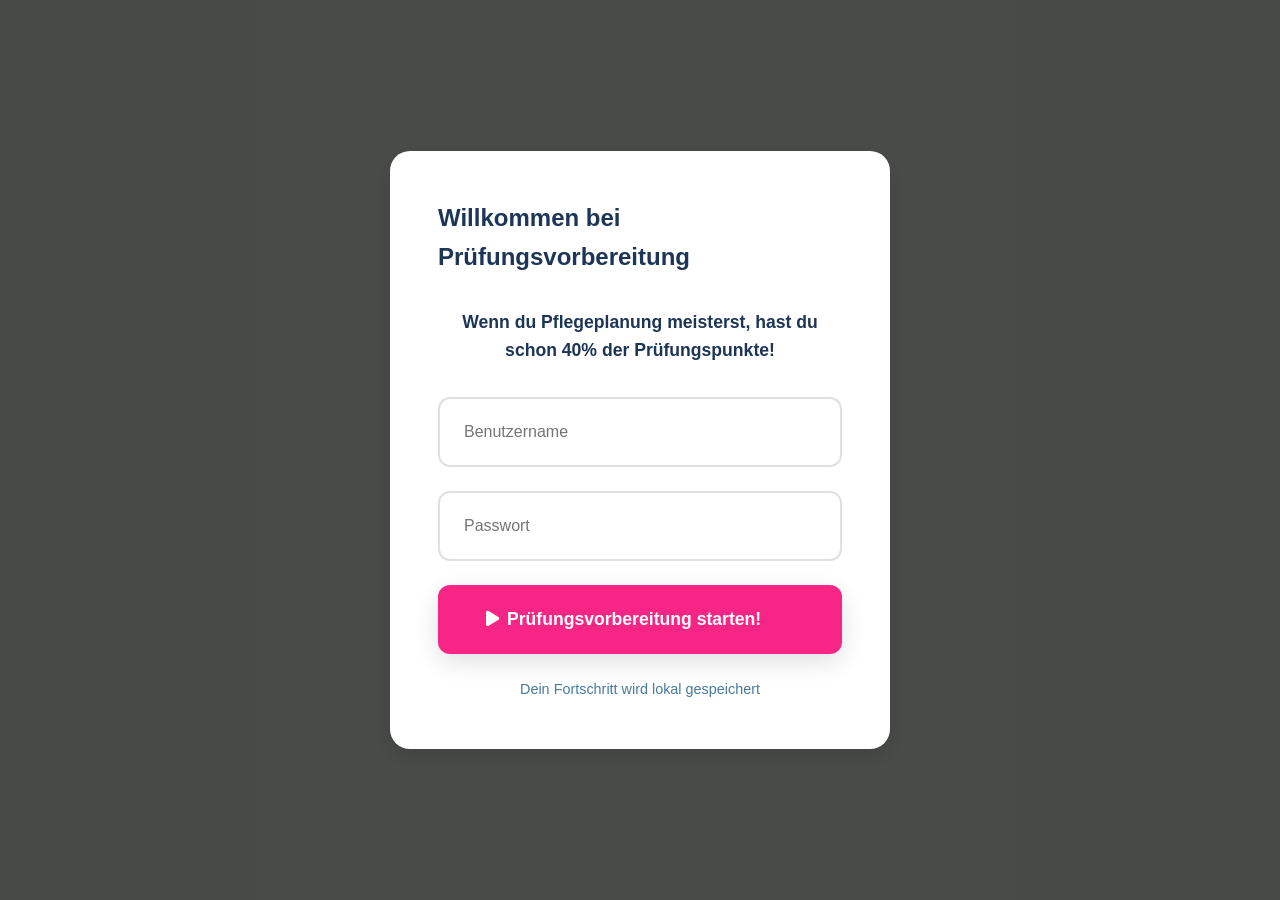
<file: pp.html>
<!DOCTYPE html>
<html lang="de">
<head>
    <meta charset="UTF-8">
    <meta name="viewport" content="width=device-width, initial-scale=1.0">
    <title>PflegefachProfi | Meistere die Pflegeplanung</title>
    <link rel="stylesheet" href="https://cdnjs.cloudflare.com/ajax/libs/font-awesome/6.4.0/css/all.min.css">
    <style>
        :root {
            --primary: #4361ee;
            --primary-dark: #3a56d4;
            --primary-light: #eef2ff;
            --secondary: #7209b7;
            --accent: #f72585;
            --success: #4cc9f0;
            --warning: #fca311;
            --danger: #e63946;
            --coin: #ffd166;
            --text-primary: #1d3557;
            --text-secondary: #457b9d;
            --text-tertiary: #a8dadc;
            --background: #f1faee;
            --surface: #ffffff;
            --border: #e0e0e0;
            --shadow: 0 2px 8px rgba(0, 0, 0, 0.08);
            --shadow-elevated: 0 8px 24px rgba(0, 0, 0, 0.12);
            --radius: 12px;
            --radius-lg: 20px;
            --spacing-xs: 8px;
            --spacing-sm: 16px;
            --spacing-md: 24px;
            --spacing-lg: 32px;
            --spacing-xl: 48px;
            --spacing-xxl: 64px;
            --font-primary: 'Helvetica Neue', Helvetica, Arial, sans-serif;
        }

        * {
            margin: 0;
            padding: 0;
            box-sizing: border-box;
        }

        body {
            font-family: var(--font-primary);
            color: var(--text-primary);
            background-color: var(--background);
            line-height: 1.6;
            overflow-x: hidden;
        }

        .container {
            width: 100%;
            max-width: 1200px;
            margin: 0 auto;
            padding: 0 var(--spacing-md);
        }

        /* Header */
        .header {
            background-color: var(--surface);
            box-shadow: var(--shadow);
            position: sticky;
            top: 0;
            z-index: 1000;
            backdrop-filter: blur(10px);
        }

        .header-content {
            display: flex;
            justify-content: space-between;
            align-items: center;
            padding: var(--spacing-sm) 0;
        }

        .logo {
            display: flex;
            align-items: center;
            gap: var(--spacing-sm);
            font-weight: 800;
            font-size: 1.5rem;
            color: var(--primary);
        }

        .logo-icon {
            width: 40px;
            height: 40px;
            background: linear-gradient(135deg, var(--primary) 0%, var(--secondary) 100%);
            border-radius: 10px;
            display: flex;
            align-items: center;
            justify-content: center;
            color: white;
        }

        .user-stats {
            display: flex;
            gap: var(--spacing-md);
            align-items: center;
        }

        .stat-item {
            display: flex;
            align-items: center;
            gap: var(--spacing-xs);
            background: var(--primary-light);
            padding: var(--spacing-xs) var(--spacing-sm);
            border-radius: var(--radius);
            font-weight: 600;
        }

        .coins {
            background: linear-gradient(135deg, var(--coin) 0%, #ffb347 100%);
            color: var(--text-primary);
        }

        .level {
            background: var(--primary);
            color: white;
        }

        .xp {
            background: var(--success);
            color: white;
        }

        /* Hero Section */
        .hero {
            padding: var(--spacing-xxl) 0;
            background: linear-gradient(135deg, var(--primary) 0%, var(--secondary) 100%);
            color: white;
            position: relative;
            overflow: hidden;
        }

        .hero::before {
            content: '';
            position: absolute;
            top: 0;
            left: 0;
            width: 100%;
            height: 100%;
            background-image: 
                radial-gradient(circle at 20% 80%, rgba(255, 255, 255, 0.1) 0%, transparent 50%),
                radial-gradient(circle at 80% 20%, rgba(255, 255, 255, 0.1) 0%, transparent 50%);
            z-index: 1;
        }

        .hero-content {
            position: relative;
            z-index: 2;
            max-width: 800px;
            text-align: center;
            margin: 0 auto;
        }

        .hero h1 {
            color: white;
            margin-bottom: var(--spacing-md);
            font-size: 2.5rem;
        }

        .hero p {
            color: rgba(255, 255, 255, 0.9);
            font-size: 1.25rem;
            margin-bottom: var(--spacing-xl);
        }

        .cta-button {
            display: inline-flex;
            align-items: center;
            gap: var(--spacing-xs);
            background: var(--accent);
            color: white;
            padding: var(--spacing-md) var(--spacing-xl);
            border-radius: var(--radius);
            font-weight: 700;
            text-decoration: none;
            box-shadow: var(--shadow-elevated);
            transition: all 0.3s cubic-bezier(0.4, 0, 0.2, 1);
            border: none;
            cursor: pointer;
            font-size: 1.1rem;
        }

        .cta-button:hover {
            transform: translateY(-4px);
            box-shadow: 0 12px 30px rgba(247, 37, 133, 0.4);
        }

        /* Learning Path */
        .learning-path {
            padding: var(--spacing-xl) 0;
            background: var(--background);
        }

        .path-container {
            display: grid;
            grid-template-columns: repeat(auto-fit, minmax(300px, 1fr));
            gap: var(--spacing-lg);
            margin-top: var(--spacing-lg);
        }

        .path-card {
            background: var(--surface);
            border-radius: var(--radius-lg);
            padding: var(--spacing-lg);
            box-shadow: var(--shadow);
            transition: all 0.3s ease;
            position: relative;
            overflow: hidden;
            border: 2px solid transparent;
        }

        .path-card::before {
            content: '';
            position: absolute;
            top: 0;
            left: 0;
            width: 100%;
            height: 4px;
            background: linear-gradient(90deg, var(--primary) 0%, var(--secondary) 100%);
        }

        .path-card:hover {
            transform: translateY(-8px);
            box-shadow: var(--shadow-elevated);
            border-color: var(--primary-light);
        }

        .path-card.locked {
            opacity: 0.7;
            filter: grayscale(0.5);
        }

        .path-header {
            display: flex;
            justify-content: space-between;
            align-items: flex-start;
            margin-bottom: var(--spacing-md);
        }

        .path-icon {
            width: 60px;
            height: 60px;
            background: var(--primary-light);
            border-radius: 50%;
            display: flex;
            align-items: center;
            justify-content: center;
            color: var(--primary);
            font-size: 1.5rem;
        }

        .path-cost {
            display: flex;
            align-items: center;
            gap: var(--spacing-xs);
            background: var(--coin);
            padding: var(--spacing-xs) var(--spacing-sm);
            border-radius: 20px;
            font-weight: 700;
            color: var(--text-primary);
        }

        .path-title {
            font-size: 1.25rem;
            margin-bottom: var(--spacing-sm);
        }

        .path-description {
            color: var(--text-secondary);
            margin-bottom: var(--spacing-lg);
            font-size: 0.9rem;
        }

        .path-stats {
            display: flex;
            justify-content: space-between;
            margin-bottom: var(--spacing-lg);
        }

        .stat {
            display: flex;
            flex-direction: column;
            align-items: center;
        }

        .stat-value {
            font-weight: 700;
            font-size: 1.1rem;
        }

        .stat-label {
            font-size: 0.75rem;
            color: var(--text-tertiary);
        }

        .path-action {
            width: 100%;
            padding: var(--spacing-md);
            border: none;
            border-radius: var(--radius);
            font-weight: 700;
            cursor: pointer;
            transition: all 0.2s ease;
            font-size: 0.9rem;
        }

        .path-action.unlock {
            background: var(--primary);
            color: white;
        }

        .path-action.unlock:hover {
            background: var(--primary-dark);
        }

        .path-action.start {
            background: var(--success);
            color: white;
        }

        .path-action.start:hover {
            background: #3ab0d9;
        }

        .path-action.continue {
            background: var(--accent);
            color: white;
        }

        .path-action.continue:hover {
            background: #e1156d;
        }

        /* Learning Module */
        .learning-module {
            display: none;
            padding: var(--spacing-xl) 0;
            background: var(--surface);
            min-height: 100vh;
        }

        .learning-module.active {
            display: block;
        }

        .module-header {
            display: flex;
            justify-content: space-between;
            align-items: center;
            margin-bottom: var(--spacing-lg);
            flex-wrap: wrap;
            gap: var(--spacing-md);
        }

        .module-progress {
            display: flex;
            align-items: center;
            gap: var(--spacing-md);
        }

        .module-steps {
            display: flex;
            gap: var(--spacing-xs);
        }

        .step {
            width: 12px;
            height: 12px;
            border-radius: 50%;
            background: var(--border);
            transition: all 0.3s ease;
        }

        .step.active {
            background: var(--primary);
            transform: scale(1.2);
        }

        .step.completed {
            background: var(--success);
        }

        .lesson-content {
            max-width: 900px;
            margin: 0 auto;
            background: var(--surface);
            border-radius: var(--radius-lg);
            box-shadow: var(--shadow);
            overflow: hidden;
        }

        .lesson-card {
            display: none;
            padding: var(--spacing-xl);
            animation: fadeIn 0.5s ease;
        }

        .lesson-card.active {
            display: block;
        }

        .lesson-icon {
            width: 80px;
            height: 80px;
            background: var(--primary-light);
            border-radius: 50%;
            display: flex;
            align-items: center;
            justify-content: center;
            color: var(--primary);
            font-size: 2rem;
            margin: 0 auto var(--spacing-lg);
        }

        .key-point {
            background: var(--primary-light);
            border-radius: var(--radius);
            padding: var(--spacing-md);
            margin: var(--spacing-md) 0;
            border-left: 4px solid var(--primary);
        }

        .key-point i {
            color: var(--primary);
            margin-right: var(--spacing-xs);
        }

        .example-box {
            background: #fff9e6;
            border-radius: var(--radius);
            padding: var(--spacing-md);
            margin: var(--spacing-md) 0;
            border-left: 4px solid var(--warning);
        }

        .example-title {
            font-weight: 700;
            color: var(--warning);
            margin-bottom: var(--spacing-xs);
        }

        .interactive-element {
            background: var(--background);
            border-radius: var(--radius);
            padding: var(--spacing-md);
            margin: var(--spacing-md) 0;
            border: 2px dashed var(--primary);
        }

        .navigation {
            display: flex;
            justify-content: space-between;
            margin-top: var(--spacing-xl);
        }

        .nav-btn {
            display: flex;
            align-items: center;
            gap: var(--spacing-xs);
            background: var(--primary);
            color: white;
            padding: var(--spacing-md) var(--spacing-lg);
            border: none;
            border-radius: var(--radius);
            font-weight: 600;
            cursor: pointer;
            transition: all 0.2s ease;
        }

        .nav-btn:hover {
            background: var(--primary-dark);
        }

        .nav-btn:disabled {
            background: var(--border);
            cursor: not-allowed;
        }

        /* Quiz Styles */
        .quiz-container {
            max-width: 800px;
            margin: 0 auto;
        }

        .quiz-header {
            text-align: center;
            margin-bottom: var(--spacing-lg);
        }

        .quiz-progress {
            display: flex;
            justify-content: space-between;
            align-items: center;
            margin-bottom: var(--spacing-lg);
        }

        .quiz-question {
            font-size: 1.25rem;
            font-weight: 600;
            margin-bottom: var(--spacing-lg);
            color: var(--text-primary);
        }

        .quiz-options {
            display: grid;
            gap: var(--spacing-md);
            margin-bottom: var(--spacing-lg);
        }

        .quiz-option {
            background: var(--surface);
            border: 2px solid var(--border);
            border-radius: var(--radius);
            padding: var(--spacing-md);
            cursor: pointer;
            transition: all 0.2s ease;
            display: flex;
            align-items: center;
            gap: var(--spacing-md);
        }

        .quiz-option:hover {
            border-color: var(--primary);
            transform: translateY(-2px);
        }

        .quiz-option.correct {
            border-color: var(--success);
            background: rgba(76, 201, 240, 0.1);
        }

        .quiz-option.incorrect {
            border-color: var(--danger);
            background: rgba(230, 57, 70, 0.1);
        }

        .option-indicator {
            width: 24px;
            height: 24px;
            border-radius: 50%;
            border: 2px solid var(--border);
            display: flex;
            align-items: center;
            justify-content: center;
            font-weight: 600;
            font-size: 0.875rem;
            flex-shrink: 0;
        }

        .quiz-option.correct .option-indicator {
            border-color: var(--success);
            background: var(--success);
            color: white;
        }

        .quiz-option.incorrect .option-indicator {
            border-color: var(--danger);
            background: var(--danger);
            color: white;
        }

        .quiz-feedback {
            padding: var(--spacing-md);
            border-radius: var(--radius);
            margin-top: var(--spacing-md);
            display: none;
        }

        .quiz-feedback.correct {
            background: rgba(76, 201, 240, 0.1);
            border: 1px solid var(--success);
            color: var(--success);
        }

        .quiz-feedback.incorrect {
            background: rgba(230, 57, 70, 0.1);
            border: 1px solid var(--danger);
            color: var(--danger);
        }

        .quiz-results {
            text-align: center;
            padding: var(--spacing-xl);
            display: none;
        }

        .quiz-results.active {
            display: block;
            animation: fadeIn 0.8s ease;
        }

        .result-icon {
            font-size: 4rem;
            margin-bottom: var(--spacing-md);
        }

        .result-icon.correct {
            color: var(--success);
        }

        .result-score {
            font-size: 2rem;
            font-weight: 700;
            margin-bottom: var(--spacing-md);
        }

        .result-score.good {
            color: var(--success);
        }

        .result-score.average {
            color: var(--warning);
        }

        .result-score.poor {
            color: var(--danger);
        }

        .reward-animation {
            display: flex;
            justify-content: center;
            gap: var(--spacing-lg);
            margin: var(--spacing-lg) 0;
        }

        .reward-item {
            display: flex;
            flex-direction: column;
            align-items: center;
            gap: var(--spacing-xs);
        }

        .reward-icon {
            width: 60px;
            height: 60px;
            border-radius: 50%;
            display: flex;
            align-items: center;
            justify-content: center;
            font-size: 1.5rem;
            animation: pulse 2s infinite;
        }

        .reward-icon.coins {
            background: var(--coin);
            color: var(--text-primary);
        }

        .reward-icon.xp {
            background: var(--success);
            color: white;
        }

        .reward-amount {
            font-weight: 700;
            font-size: 1.25rem;
        }

        .countdown {
            margin-top: var(--spacing-md);
            font-size: 1.25rem;
            font-weight: 600;
            color: var(--text-secondary);
        }

        /* Login Modal */
        .modal {
            position: fixed;
            top: 0;
            left: 0;
            width: 100%;
            height: 100%;
            background: rgba(0, 0, 0, 0.7);
            display: flex;
            align-items: center;
            justify-content: center;
            z-index: 2000;
            opacity: 0;
            pointer-events: none;
            transition: opacity 0.3s ease;
        }

        .modal.active {
            opacity: 1;
            pointer-events: all;
        }

        .modal-content {
            background: var(--surface);
            border-radius: var(--radius-lg);
            padding: var(--spacing-xl);
            max-width: 500px;
            width: 90%;
            box-shadow: var(--shadow-elevated);
            transform: scale(0.9);
            transition: transform 0.3s ease;
        }

        .modal.active .modal-content {
            transform: scale(1);
        }

        .modal-header {
            display: flex;
            justify-content: space-between;
            align-items: center;
            margin-bottom: var(--spacing-lg);
        }

        .modal-title {
            font-size: 1.5rem;
        }

        .close-modal {
            background: none;
            border: none;
            font-size: 1.5rem;
            cursor: pointer;
            color: var(--text-secondary);
        }

        .login-form {
            display: flex;
            flex-direction: column;
            gap: var(--spacing-md);
        }

        .form-input {
            padding: var(--spacing-md);
            border: 2px solid var(--border);
            border-radius: var(--radius);
            font-size: 1rem;
            transition: border-color 0.2s ease;
        }

        .form-input:focus {
            outline: none;
            border-color: var(--primary);
        }

        /* Animations */
        @keyframes fadeIn {
            from { opacity: 0; }
            to { opacity: 1; }
        }

        @keyframes pulse {
            0%, 100% { transform: scale(1); }
            50% { transform: scale(1.05); }
        }

        @keyframes correctFlash {
            0% { background-color: var(--surface); }
            50% { background-color: rgba(76, 201, 240, 0.2); }
            100% { background-color: var(--surface); }
        }

        @keyframes incorrectFlash {
            0% { background-color: var(--surface); }
            50% { background-color: rgba(230, 57, 70, 0.2); }
            100% { background-color: var(--surface); }
        }

        @keyframes shake {
            0%, 100% { transform: translateX(0); }
            10%, 30%, 50%, 70%, 90% { transform: translateX(-5px); }
            20%, 40%, 60%, 80% { transform: translateX(5px); }
        }

        .correct-flash {
            animation: correctFlash 0.5s ease;
        }

        .incorrect-flash {
            animation: incorrectFlash 0.5s ease, shake 0.5s ease;
        }

        /* Confetti */
        .confetti {
            position: fixed;
            width: 10px;
            height: 10px;
            background: var(--accent);
            opacity: 0;
            z-index: 1000;
        }

        /* Responsive */
        @media (max-width: 768px) {
            .header-content {
                flex-direction: column;
                gap: var(--spacing-sm);
            }
            
            .user-stats {
                width: 100%;
                justify-content: space-between;
            }
            
            .path-container {
                grid-template-columns: 1fr;
            }
            
            .module-header {
                flex-direction: column;
                align-items: flex-start;
            }
            
            .navigation {
                flex-direction: column;
                gap: var(--spacing-md);
            }
            
            .nav-btn {
                width: 100%;
                justify-content: center;
            }
            
            .hero h1 {
                font-size: 2rem;
            }
        }
    </style>
</head>
<body>
    <!-- Login Modal -->
    <div class="modal active" id="login-modal">
        <div class="modal-content">
            <div class="modal-header">
                <h3 class="modal-title">Willkommen bei Prüfungsvorbereitung</h3>
            </div>
            <p style="text-align: center; margin-bottom: var(--spacing-lg); font-size: 1.1rem;">
                <strong>Wenn du Pflegeplanung meisterst, hast du schon 40% der Prüfungspunkte!</strong>
            </p>
            <form class="login-form" id="login-form">
                <input type="text" class="form-input" id="username" placeholder="Benutzername" required minlength="3">
                <input type="password" class="form-input" id="password" placeholder="Passwort" required minlength="4">
                <button type="submit" class="cta-button" style="width: 100%;">
                    <i class="fas fa-play"></i>
                    Prüfungsvorbereitung starten!
                </button>
            </form>
            <p style="text-align: center; margin-top: var(--spacing-md); font-size: 0.9rem; color: var(--text-secondary);">
                Dein Fortschritt wird lokal gespeichert
            </p>
        </div>
    </div>

    <!-- Header -->
    <header class="header" style="display: none;">
        <div class="container">
            <div class="header-content">
                <div class="logo">
                    <div class="logo-icon">
                        <i class="fas fa-star-of-life"></i>
                    </div>
                    <span>PflegefachProfi</span>
                </div>
                <div class="user-stats">
                    <div class="stat-item coins">
                        <i class="fas fa-coins"></i>
                        <span id="coin-count">0</span>
                    </div>
                    <div class="stat-item level">
                        <i class="fas fa-level-up-alt"></i>
                        <span>Level <span id="level-count">1</span></span>
                    </div>
                    <div class="stat-item xp">
                        <i class="fas fa-fire"></i>
                        <span id="xp-count">0</span> XP
                    </div>
                </div>
            </div>
        </div>
    </header>

    <!-- Hero Section -->
    <section class="hero" style="display: none;">
        <div class="container">
            <div class="hero-content">
                <h1>Willkommen bei Prüfungsvorbereitung</h1>
                <p>Wenn du Pflegeplanung meisterst, hast du schon 40% der Prüfungspunkte! Lerne spielerisch und werde zum PflegefachProfi.</p>
                <a href="#learning-path" class="cta-button">
                    <i class="fas fa-play"></i>
                    Vorbereitung starten
                </a>
            </div>
        </div>
    </section>

    <!-- Learning Path -->
    <section class="learning-path" id="learning-path" style="display: none;">
        <div class="container">
            <h2 class="text-center">Dein Lernpfad zur Pflegeplanung</h2>
            <p class="text-center">Meistere die Pflegeplanung Schritt für Schritt. Verdiene Coins durch Lernen und Quizze!</p>
            
            <div class="path-container" id="module-container">
                <!-- Modules will be dynamically generated -->
            </div>
        </div>
    </section>

    <!-- Learning Module -->
    <section class="learning-module" id="learning-module">
        <div class="container">
            <div class="module-header">
                <h2 id="module-title">Lade Modul...</h2>
                <div class="module-progress">
                    <div class="module-steps" id="module-steps">
                        <!-- Steps will be dynamically generated -->
                    </div>
                    <span id="step-counter">Schritt 1 von X</span>
                </div>
            </div>

            <div class="lesson-content">
                <div id="lesson-container">
                    <!-- Lessons will be dynamically loaded here -->
                </div>
            </div>
        </div>
    </section>

    <script>
        // ==================== GAME STATE & MODULES ====================
        const MODULES = [
            {
                id: 1,
                title: "Pflegeplanung Basics",
                description: "Grundlagen des Pflegeprozesses und warum Pflegeplanung wichtig ist",
                cost: 0,
                coins: 50,
                xp: 100,
                lessons: 4,
                duration: "15 min",
                icon: "fas fa-book-medical",
                content: [
                    {
                        title: "Was ist Pflegeplanung?",
                        icon: "fas fa-question-circle",
                        content: `
                            <p>Die <strong>Pflegeplanung</strong> ist der systematische Prozess, bei dem Pflegefachpersonen:</p>
                            <ul style="margin-left: var(--spacing-lg); margin-bottom: var(--spacing-md);">
                                <li>Pflegeprobleme identifizieren und analysieren</li>
                                <li>Pflegeziele festlegen</li>
                                <li>Maßnahmen planen und durchführen</li>
                                <li>Ergebnisse evaluieren und anpassen</li>
                            </ul>
                            <div class="key-point">
                                <i class="fas fa-lightbulb"></i>
                                <strong>Warum ist das wichtig?</strong>
                                <p>Eine gute Pflegeplanung sichert qualitativ hochwertige, individuelle Pflege und ist für 40% der Prüfungspunkte relevant!</p>
                            </div>
                        `
                    },
                    {
                        title: "Der Pflegeprozess",
                        icon: "fas fa-sync-alt",
                        content: `
                            <p>Der Pflegeprozess folgt diesen 6 Phasen:</p>
                            <div class="key-point">
                                <i class="fas fa-1"></i>
                                <strong>Informationssammlung</strong>
                                <p>Daten über den Patienten erheben (Anamnese, Assessment)</p>
                            </div>
                            <div class="key-point">
                                <i class="fas fa-2"></i>
                                <strong>Problemanalyse</strong>
                                <p>Pflegeprobleme und Ressourcen identifizieren</p>
                            </div>
                            <div class="key-point">
                                <i class="fas fa-3"></i>
                                <strong>Zielformulierung</strong>
                                <p>SMART-Ziele für die Pflege festlegen</p>
                            </div>
                            <div class="key-point">
                                <i class="fas fa-4"></i>
                                <strong>Maßnahmenplanung</strong>
                                <p>Konkrete Pflegemaßnahmen planen</p>
                            </div>
                            <div class="key-point">
                                <i class="fas fa-5"></i>
                                <strong>Durchführung</strong>
                                <p>Geplante Maßnahmen umsetzen</p>
                            </div>
                            <div class="key-point">
                                <i class="fas fa-6"></i>
                                <strong>Evaluation</strong>
                                <p>Ergebnisse überprüfen und planen anpassen</p>
                            </div>
                        `
                    },
                    {
                        title: "Rechtliche Grundlagen",
                        icon: "fas fa-gavel",
                        content: `
                            <p>Die Pflegeplanung ist gesetzlich verankert:</p>
                            <div class="key-point">
                                <i class="fas fa-scale-balanced"></i>
                                <strong>SGB V & XI</strong>
                                <p>Pflicht zur Dokumentation der Pflege</p>
                            </div>
                            <div class="key-point">
                                <i class="fas fa-file-contract"></i>
                                <strong>Berufsrecht</strong>
                                <p>Pflegeberufegesetz verpflichtet zu professioneller Dokumentation</p>
                            </div>
                            <div class="example-box">
                                <div class="example-title">Merksatz:</div>
                                <p><strong>"Was nicht dokumentiert ist, ist nicht gemacht!"</strong></p>
                                <p>Die Dokumentation dient als Nachweis der geleisteten Pflege.</p>
                            </div>
                        `
                    },
                    {
                        title: "Quiz: Basics",
                        icon: "fas fa-brain",
                        content: "quiz",
                        quiz: [
                            {
                                question: "Was ist der Hauptzweck der Pflegeplanung?",
                                options: [
                                    { text: "Zeit für die Pflegekraft zu sparen", correct: false },
                                    { text: "Systematische, individuelle Pflege zu gewährleisten", correct: true },
                                    { text: "Möglichst viele Dokumente zu erstellen", correct: false },
                                    { text: "Den Arzt zu entlasten", correct: false }
                                ],
                                explanation: "Richtig! Die Pflegeplanung sichert qualitativ hochwertige, individuelle Pflege für jeden Patienten."
                            },
                            {
                                question: "Wie viele Phasen hat der Pflegeprozess?",
                                options: [
                                    { text: "4 Phasen", correct: false },
                                    { text: "6 Phasen", correct: true },
                                    { text: "8 Phasen", correct: false },
                                    { text: "3 Phasen", correct: false }
                                ],
                                explanation: "Korrekt! Der Pflegeprozess umfasst 6 Phasen von der Informationssammlung bis zur Evaluation."
                            },
                            {
                                question: "Warum ist die Pflegeplanung für die Prüfung so wichtig?",
                                options: [
                                    { text: "Sie bringt 40% der Prüfungspunkte", correct: true },
                                    { text: "Sie ist die einfachste Prüfungsaufgabe", correct: false },
                                    { text: "Sie wird vom Lehrer besonders geliebt", correct: false },
                                    { text: "Sie ist gesetzlich vorgeschrieben", correct: false }
                                ],
                                explanation: "Genau! Die Pflegeplanung macht etwa 40% der Prüfungspunkte aus - ein absolutes Muss für die Prüfung!"
                            }
                        ]
                    }
                ]
            },
            {
                id: 2,
                title: "Pflegeprobleme identifizieren",
                description: "Lerne, was ein echtes Pflegeproblem ist und was nicht",
                cost: 50,
                coins: 75,
                xp: 150,
                lessons: 4,
                duration: "20 min",
                icon: "fas fa-search",
                content: [
                    {
                        title: "Was ist ein Pflegeproblem?",
                        icon: "fas fa-stethoscope",
                        content: `
                            <p>Ein <strong>Pflegeproblem</strong> ist ein gesundheitsbezogenes Problem, das die Pflegefachperson eigenständig erkennen, behandeln und überwachen kann.</p>
                            <div class="key-point">
                                <i class="fas fa-check-circle"></i>
                                <strong>Merkmale eines Pflegeproblems:</strong>
                                <ul style="margin-left: var(--spacing-lg); margin-top: var(--spacing-xs);">
                                    <li>Beeinträchtigt die Lebensqualität des Patienten</li>
                                    <li>Kann durch pflegerische Maßnahmen gelöst/verbessert werden</li>
                                    <li>Bezieht sich auf AEDL/ATL-Bereiche</li>
                                    <li>Ist keine ärztliche Diagnose</li>
                                </ul>
                            </div>
                            <div class="example-box">
                                <div class="example-title">Beispiele:</div>
                                <p><strong>Richtige Pflegeprobleme:</strong> Schlafstörung, Schmerzen, Dekubitusgefahr, Ernährungsdefizit</p>
                                <p><strong>Keine Pflegeprobleme:</strong> Diabetes mellitus, Herzinsuffizienz (ärztliche Diagnosen)</p>
                            </div>
                        `
                    },
                    {
                        title: "AEDL/ATL Modell",
                        icon: "fas fa-puzzle-piece",
                        content: `
                            <p>Pflegeprobleme werden nach <strong>AEDL</strong> (Aktivitäten und existenzielle Erfahrungen des Lebens) oder <strong>ATL</strong> (Aktivitäten des täglichen Lebens) kategorisiert:</p>
                            <div class="interactive-element">
                                <h4>Die 13 AEDL-Bereiche:</h4>
                                <div style="display: grid; grid-template-columns: repeat(auto-fit, minmax(200px, 1fr)); gap: var(--spacing-sm); margin-top: var(--spacing-md);">
                                    <div style="background: var(--primary-light); padding: var(--spacing-sm); border-radius: var(--radius); text-align: center;">
                                        <strong>Kommunizieren</strong>
                                    </div>
                                    <div style="background: var(--primary-light); padding: var(--spacing-sm); border-radius: var(--radius); text-align: center;">
                                        <strong>Sich bewegen</strong>
                                    </div>
                                    <div style="background: var(--primary-light); padding: var(--spacing-sm); border-radius: var(--radius); text-align: center;">
                                        <strong>Vitale Funktionen</strong>
                                    </div>
                                    <div style="background: var(--primary-light); padding: var(--spacing-sm); border-radius: var(--radius); text-align: center;">
                                        <strong>Sich pflegen</strong>
                                    </div>
                                    <div style="background: var(--primary-light); padding: var(--spacing-sm); border-radius: var(--radius); text-align: center;">
                                        <strong>Essen & Trinken</strong>
                                    </div>
                                    <div style="background: var(--primary-light); padding: var(--spacing-sm); border-radius: var(--radius); text-align: center;">
                                        <strong>Ausscheiden</strong>
                                    </div>
                                    <div style="background: var(--primary-light); padding: var(--spacing-sm); border-radius: var(--radius); text-align: center;">
                                        <strong>Sich kleiden</strong>
                                    </div>
                                    <div style="background: var(--primary-light); padding: var(--spacing-sm); border-radius: var(--radius); text-align: center;">
                                        <strong>Ruhen & Schlafen</strong>
                                    </div>
                                    <div style="background: var(--primary-light); padding: var(--spacing-sm); border-radius: var(--radius); text-align: center;">
                                        <strong>Beschäftigen</strong>
                                    </div>
                                    <div style="background: var(--primary-light); padding: var(--spacing-sm); border-radius: var(--radius); text-align: center;">
                                        <strong>Sich als Mann/Frau fühlen</strong>
                                    </div>
                                    <div style="background: var(--primary-light); padding: var(--spacing-sm); border-radius: var(--radius); text-align: center;">
                                        <strong>Sorgen für Sicherheit</strong>
                                    </div>
                                                                        <div style="background: var(--primary-light); padding: var(--spacing-sm); border-radius: var(--radius); text-align: center;">
                                        <strong>Soziale Bereiche</strong>
                                    </div>
                                    <div style="background: var(--primary-light); padding: var(--spacing-sm); border-radius: var(--radius); text-align: center;">
                                        <strong>Mit Existenz. umgehen</strong>
                                    </div>
                                </div>
                            </div>
                            <div class="key-point">
                                <i class="fas fa-tip"></i>
                                <strong>Tipp:</strong>
                                <p>Jedes Pflegeproblem sollte einem AEDL-Bereich zugeordnet werden können!</p>
                            </div>
                        `
                    },
                    {
                        title: "Häufige Fehler",
                        icon: "fas fa-exclamation-triangle",
                        content: `
                            <p>Vermeide diese häufigen Fehler bei der Problemidentifikation:</p>
                            <div class="key-point">
                                <i class="fas fa-times"></i>
                                <strong>Ärztliche Diagnosen als Pflegeprobleme</strong>
                                <p><strong>Falsch:</strong> "Patient hat Diabetes"<br>
                                   <strong>Richtig:</strong> "Wissensdefizit bezüglich Blutzuckerkontrolle"</p>
                            </div>
                            <div class="key-point">
                                <i class="fas fa-times"></i>
                                <strong>Wertende Formulierungen</strong>
                                <p><strong>Falsch:</strong> "Patient ist unkooperativ"<br>
                                   <strong>Richtig:</strong> "Non-Compliance bezüglich Medikamenteneinnahme"</p>
                            </div>
                            <div class="key-point">
                                <i class="fas fa-times"></i>
                                <strong>Pflegemaßnahmen als Probleme</strong>
                                <p><strong>Falsch:</strong> "Patient benötigt Wundversorgung"<br>
                                   <strong>Richtig:</strong> "Hautläsion am Sakralbereich"</p>
                            </div>
                            <div class="interactive-element">
                                <h4>Übung: Erkenne das Pflegeproblem!</h4>
                                <p><strong>Situation:</strong> Herr Müller (78) ist nach Hüft-OP immobil, isst wenig und trinkt nur 500ml/Tag.</p>
                                <p style="margin-top: var(--spacing-sm);"><strong>Welches ist das richtige Pflegeproblem?</strong></p>
                                <div style="background: #e8f5e8; padding: var(--spacing-md); border-radius: var(--radius); margin-top: var(--spacing-sm); border-left: 4px solid var(--success);">
                                    <strong>Richtig:</strong> "Dekubitusgefahr aufgrund von Immobilität und Mangelernährung"
                                </div>
                            </div>
                        `
                    },
                    {
                        title: "Quiz: Pflegeprobleme",
                        icon: "fas fa-brain",
                        content: "quiz",
                        quiz: [
                            {
                                question: '"Schlafstörung aufgrund von Schmerzen" - Ist dies ein Pflegeproblem?',
                                options: [
                                    { text: 'Ja, es folgt der PESR-Struktur', correct: true },
                                    { text: 'Nein, Schmerzen sind eine ärztliche Diagnose', correct: false }
                                ],
                                explanation: 'Korrekt! Dies ist ein authentisches Pflegeproblem. Schmerzmanagement ist eine eigenständige pflegerische Aufgabe.'
                            },
                            {
                                question: '"Diabetes mellitus mit erhöhten Blutzuckerwerten" - Ist dies ein Pflegeproblem?',
                                options: [
                                    { text: 'Ja, die Pflege kümmert sich um Diabetiker', correct: false },
                                    { text: 'Nein, das ist eine ärztliche Diagnose', correct: true }
                                ],
                                explanation: 'Richtig! Diabetes mellitus ist eine ärztliche Diagnose. Ein Pflegeproblem wäre: "Wissensdefizit bezüglich Blutzuckerkontrolle".'
                            },
                            {
                                question: 'Welche Formulierung ist korrekt?',
                                options: [
                                    { text: '"Patient ist schwierig und unkooperativ"', correct: false },
                                    { text: '"Non-Compliance bezüglich Therapiemaßnahmen"', correct: true },
                                    { text: '"Patient macht extra Arbeit"', correct: false },
                                    { text: '"Patient will nicht"', correct: false }
                                ],
                                explanation: 'Perfekt! "Non-Compliance" ist die fachlich korrekte, wertfreie Formulierung.'
                            }
                        ]
                    }
                ]
            },
            {
                id: 3,
                title: "Ressourcen erkennen",
                description: "Lerne, patienteneigene Stärken und Ressourcen zu identifizieren",
                cost: 75,
                coins: 100,
                xp: 200,
                lessons: 3,
                duration: "18 min",
                icon: "fas fa-hands-helping",
                content: [
                    {
                        title: "Was sind Ressourcen?",
                        icon: "fas fa-seedling",
                        content: `
                            <p><strong>Ressourcen</strong> sind alle Fähigkeiten, Stärken und Möglichkeiten des Patienten, die zur Problemlösung beitragen können.</p>
                            <div class="key-point">
                                <i class="fas fa-categories"></i>
                                <strong>Arten von Ressourcen:</strong>
                                <ul style="margin-left: var(--spacing-lg); margin-top: var(--spacing-xs);">
                                    <li><strong>Personale Ressourcen:</strong> Motivation, Wissen, Fähigkeiten</li>
                                    <li><strong>Soziale Ressourcen:</strong> Familie, Freunde, Nachbarn</li>
                                    <li><strong>Materielle Ressourcen:</strong> Wohnung, Hilfsmittel, Finanzen</li>
                                    <li><strong>Umgebungsressourcen:</strong> Barrierefreiheit, Nahversorgung</li>
                                </ul>
                            </div>
                            <div class="example-box">
                                <div class="example-title">Beispiel:</div>
                                <p><strong>Patient:</strong> Frau Schmidt (82) mit Arthrose</p>
                                <p><strong>Ressourcen:</strong> 
                                <br>- Tochter wohnt in der Nähe (sozial)
                                <br>- Ist motiviert, mobil zu bleiben (personal)  
                                <br>- Rollator vorhanden (materiell)
                                <br>- Wohnung ebenerdig (Umgebung)</p>
                            </div>
                        `
                    },
                    {
                        title: "Ressourcenorientierte Pflege",
                        icon: "fas fa-search-plus",
                        content: `
                            <p>Die ressourcenorientierte Pflege fokussiert auf das, was der Patient <strong>noch kann</strong>, nicht auf das, was er nicht kann.</p>
                            <div class="key-point">
                                <i class="fas fa-magic"></i>
                                <strong>Vorteile der Ressourcenorientierung:</strong>
                                <ul style="margin-left: var(--spacing-lg); margin-top: var(--spacing-xs);">
                                    <li>Stärkt die Eigenständigkeit des Patienten</li>
                                    <li>Fördert die Motivation und Compliance</li>
                                    <li>Führt zu realistischerer Pflegeplanung</li>
                                    <li>Entlastet die Pflegekraft</li>
                                </ul>
                            </div>
                            <div class="interactive-element">
                                <h4>Ressourcen-Quiz:</h4>
                                <p><strong>Situation:</strong> Herr Weber (65) nach Schlaganfall mit linksseitiger Lähmung, war früher Lehrer, Ehefrau pflegt mit.</p>
                                <p style="margin-top: var(--spacing-sm);"><strong>Welche Ressourcen hat Herr Weber?</strong></p>
                                <div style="background: #e8f5e8; padding: var(--spacing-md); border-radius: var(--radius); margin-top: var(--spacing-sm);">
                                    <strong>Ressourcen:</strong> Gute kognitive Fähigkeiten (war Lehrer), motivierte Ehefrau, rechtsseitige Beweglichkeit erhalten
                                </div>
                            </div>
                        `
                    },
                    {
                        title: "Quiz: Ressourcen",
                        icon: "fas fa-brain",
                        content: "quiz",
                        quiz: [
                            {
                                question: 'Was sind personale Ressourcen?',
                                options: [
                                    { text: 'Familie und Freunde', correct: false },
                                    { text: 'Motivation und Wissen des Patienten', correct: true },
                                    { text: 'Hilfsmittel und Wohnung', correct: false },
                                    { text: 'Ärztliche Versorgung', correct: false }
                                ],
                                explanation: 'Richtig! Personale Ressourcen sind die inneren Stärken des Patienten wie Motivation, Wissen und Fähigkeiten.'
                            },
                            {
                                question: 'Warum ist Ressourcenorientierung wichtig?',
                                options: [
                                    { text: 'Weil sie die Pflegekraft entlastet', correct: false },
                                    { text: 'Weil sie die Eigenständigkeit fördert', correct: true },
                                    { text: 'Weil sie weniger Dokumentation erfordert', correct: false },
                                    { text: 'Weil sie vom Arzt verlangt wird', correct: false }
                                ],
                                explanation: 'Genau! Die Ressourcenorientierung stärkt die Eigenständigkeit und Motivation des Patienten.'
                            },
                            {
                                question: 'Welche Aussage beschreibt eine soziale Ressource?',
                                options: [
                                    { text: '"Patient kann sich noch selbst waschen"', correct: false },
                                    { text: '"Tochter besucht täglich und unterstützt"', correct: true },
                                    { text: '"Patient hat einen Rollator"', correct: false },
                                    { text: '"Patient ist hochmotiviert"', correct: false }
                                ],
                                explanation: 'Korrekt! Soziale Ressourcen beziehen sich auf das Unterstützungssystem wie Familie, Freunde oder Nachbarn.'
                            }
                        ]
                    }
                ]
            }
        ];

        // ==================== GAME STATE MANAGEMENT ====================
        let gameState = {
            user: { username: '', isLoggedIn: false },
            coins: 150,
            level: 1,
            xp: 0,
            progress: 0,
            unlockedModules: [1],
            completedModules: [],
            moduleScores: {},
            currentModule: null,
            currentLesson: 0
        };

        // ==================== CORE FUNCTIONS ====================
        function initApp() {
            loadGameState();
            if (!gameState.user.isLoggedIn) {
                showLoginModal();
            } else {
                startApplication();
            }
            setupEventListeners();
        }

        function loadGameState() {
            const saved = localStorage.getItem('pflegefachprofi_save');
            if (saved) {
                gameState = { ...gameState, ...JSON.parse(saved) };
            }
        }

        function saveGameState() {
            localStorage.setItem('pflegefachprofi_save', JSON.stringify(gameState));
        }

        function showLoginModal() {
            document.getElementById('login-modal').classList.add('active');
        }

        function hideLoginModal() {
            document.getElementById('login-modal').classList.remove('active');
        }

        function startApplication() {
            document.querySelector('.header').style.display = 'block';
            document.querySelector('.hero').style.display = 'block';
            document.querySelector('.learning-path').style.display = 'block';
            hideLoginModal();
            renderModules();
            updateUI();
        }

        function setupEventListeners() {
            // Login form
            document.getElementById('login-form').addEventListener('submit', function(e) {
                e.preventDefault();
                const username = document.getElementById('username').value;
                const password = document.getElementById('password').value;
                
                if (username && password) {
                    gameState.user = {
                        username: username,
                        isLoggedIn: true,
                        joinDate: new Date().toISOString()
                    };
                    saveGameState();
                    startApplication();
                }
            });
        }

        function renderModules() {
            const container = document.getElementById('module-container');
            container.innerHTML = MODULES.map(module => `
                <div class="path-card ${gameState.unlockedModules.includes(module.id) ? '' : 'locked'}" data-module="${module.id}">
                    <div class="path-header">
                        <div class="path-icon">
                            <i class="${module.icon}"></i>
                        </div>
                        <div class="path-cost">
                            <i class="fas fa-coins"></i>
                            <span>${module.cost}</span>
                        </div>
                    </div>
                    <h3 class="path-title">${module.id}. ${module.title}</h3>
                    <p class="path-description">${module.description}</p>
                    <div class="path-stats">
                        <div class="stat">
                            <span class="stat-value">${module.lessons}</span>
                            <span class="stat-label">Lektionen</span>
                        </div>
                        <div class="stat">
                            <span class="stat-value">${module.duration}</span>
                            <span class="stat-label">Dauer</span>
                        </div>
                        <div class="stat">
                            <span class="stat-value">+${module.coins}</span>
                            <span class="stat-label">Coins</span>
                        </div>
                    </div>
                    ${renderModuleButton(module)}
                </div>
            `).join('');

            // Add event listeners to module buttons
            document.querySelectorAll('.path-action').forEach(button => {
                button.addEventListener('click', function() {
                    const card = this.closest('.path-card');
                    const moduleId = parseInt(card.dataset.module);
                    handleModuleAction(moduleId, this);
                });
            });
        }

        function renderModuleButton(module) {
            if (gameState.completedModules.includes(module.id)) {
                return `<button class="path-action continue">
                    <i class="fas fa-redo"></i>
                    Wiederholen
                </button>`;
            } else if (gameState.unlockedModules.includes(module.id)) {
                return `<button class="path-action start">
                    <i class="fas fa-play"></i>
                    Jetzt lernen
                </button>`;
            } else {
                const canAfford = gameState.coins >= module.cost;
                return `<button class="path-action unlock" ${!canAfford ? 'disabled' : ''}>
                    <i class="fas fa-${canAfford ? 'lock-open' : 'lock'}"></i>
                    ${canAfford ? `Für ${module.cost} Coins freischalten` : `Noch ${module.cost - gameState.coins} Coins benötigt`}
                </button>`;
            }
        }

        function handleModuleAction(moduleId, button) {
            const module = MODULES.find(m => m.id === moduleId);
            
            if (button.classList.contains('unlock')) {
                if (gameState.coins >= module.cost) {
                    gameState.coins -= module.cost;
                    gameState.unlockedModules.push(moduleId);
                    saveGameState();
                    renderModules();
                    updateUI();
                    startModule(moduleId);
                }
            } else if (button.classList.contains('start') || button.classList.contains('continue')) {
                startModule(moduleId);
            }
        }

        function startModule(moduleId) {
            gameState.currentModule = moduleId;
            gameState.currentLesson = 0;
            saveGameState();
            
            // Hide homepage, show learning module
            document.querySelector('.hero').style.display = 'none';
            document.querySelector('.learning-path').style.display = 'none';
            document.querySelector('.learning-module').classList.add('active');
            
            loadLesson(moduleId, 0);
        }

        function loadLesson(moduleId, lessonIndex) {
            const module = MODULES.find(m => m.id === moduleId);
            const lesson = module.content[lessonIndex];
            
            document.getElementById('module-title').textContent = `${module.id}. ${module.title}`;
            
            // Update progress steps
            const stepsContainer = document.getElementById('module-steps');
            stepsContainer.innerHTML = '';
            for (let i = 0; i < module.content.length; i++) {
                const step = document.createElement('div');
                step.className = `step ${i === lessonIndex ? 'active' : i < lessonIndex ? 'completed' : ''}`;
                step.dataset.step = i + 1;
                stepsContainer.appendChild(step);
            }
            
            document.getElementById('step-counter').textContent = `Schritt ${lessonIndex + 1} von ${module.content.length}`;
            
            // Load lesson content
            const container = document.getElementById('lesson-container');
            if (lesson.content === 'quiz') {
                loadQuiz(module, lesson, container);
            } else {
                container.innerHTML = `
                    <div class="lesson-card active">
                        <div class="lesson-icon">
                            <i class="${lesson.icon}"></i>
                        </div>
                        <h3 class="text-center">${lesson.title}</h3>
                        ${lesson.content}
                        <div class="navigation">
                            <button class="nav-btn" onclick="previousLesson()" ${lessonIndex === 0 ? 'disabled' : ''}>
                                <i class="fas fa-arrow-left"></i>
                                Zurück
                            </button>
                            <button class="nav-btn" onclick="nextLesson()">
                                ${lessonIndex === module.content.length - 1 ? 'Quiz starten' : 'Weiter'}
                                <i class="fas fa-arrow-right"></i>
                            </button>
                        </div>
                    </div>
                `;
            }
        }

        function loadQuiz(module, lesson, container) {
            container.innerHTML = `
                <div class="quiz-container">
                    <div class="quiz-header">
                        <h3>Quiz: ${module.title}</h3>
                        <p>Teste dein Wissen und verdiene ${module.coins} Coins!</p>
                    </div>
                    <div class="quiz-progress">
                        <span id="quiz-counter">Frage 1 von ${lesson.quiz.length}</span>
                        <div class="module-steps" id="quiz-steps">
                            ${lesson.quiz.map((_, i) => `<div class="step ${i === 0 ? 'active' : ''}" data-question="${i + 1}"></div>`).join('')}
                        </div>
                    </div>
                    <div class="quiz-content" id="quiz-content">
                        <!-- Quiz questions will be loaded here -->
                    </div>
                    <div class="quiz-results" id="quiz-results">
                        <div class="result-icon correct">
                            <i class="fas fa-trophy"></i>
                        </div>
                        <h2 class="result-title">Quiz abgeschlossen!</h2>
                        <div class="result-score good" id="score-display">0/0 Richtige</div>
                        <div class="reward-animation">
                            <div class="reward-item">
                                <div class="reward-icon coins">
                                    <i class="fas fa-coins"></i>
                                </div>
                                <div class="reward-amount" id="coins-earned">+0</div>
                            </div>
                            <div class="reward-item">
                                <div class="reward-icon xp">
                                    <i class="fas fa-fire"></i>
                                </div>
                                <div class="reward-amount" id="xp-earned">+0</div>
                            </div>
                        </div>
                        <p id="result-message"></p>
                        <div class="countdown" id="countdown">
                            Rückkehr in <span id="countdown-number">5</span> Sekunden...
                        </div>
                    </div>
                </div>
            `;
            
            startQuiz(module, lesson.quiz);
        }

        let currentQuestion = 0;
        let quizScore = 0;
        let quizQuestions = [];

        function startQuiz(module, questions) {
            currentQuestion = 0;
            quizScore = 0;
            quizQuestions = questions;
            loadQuestion(currentQuestion);
        }

        function loadQuestion(index) {
            const question = quizQuestions[index];
            const content = document.getElementById('quiz-content');
            const steps = document.querySelectorAll('#quiz-steps .step');
            
            steps.forEach((step, i) => {
                step.classList.remove('active');
                if (i === index) step.classList.add('active');
            });
            
            document.getElementById('quiz-counter').textContent = `Frage ${index + 1} von ${quizQuestions.length}`;
            
            content.innerHTML = `
                <div class="quiz-question">${question.question}</div>
                <div class="quiz-options">
                    ${question.options.map((option, i) => `
                        <div class="quiz-option" data-correct="${option.correct}" data-index="${i}">
                            <div class="option-indicator">${String.fromCharCode(65 + i)}</div>
                            <div class="option-text">${option.text}</div>
                        </div>
                    `).join('')}
                </div>
                <div class="quiz-feedback" id="quiz-feedback"></div>
                <div class="navigation" style="margin-top: var(--spacing-lg);">
                    <button class="nav-btn" id="next-question" style="display: none;">
                        ${index === quizQuestions.length - 1 ? 'Ergebnisse anzeigen' : 'Nächste Frage'}
                        <i class="fas fa-arrow-right"></i>
                    </button>
                </div>
            `;
            
            // Add event listeners
            document.querySelectorAll('.quiz-option').forEach(option => {
                option.addEventListener('click', handleAnswer);
            });
            
            document.getElementById('next-question').addEventListener('click', nextQuestion);
        }

        function handleAnswer(e) {
            const option = e.currentTarget;
            const isCorrect = option.dataset.correct === 'true';
            const feedback = document.getElementById('quiz-feedback');
            const nextBtn = document.getElementById('next-question');
            
            // Disable all options
            document.querySelectorAll('.quiz-option').forEach(opt => {
                opt.style.pointerEvents = 'none';
            });
            
            // Mark correct/incorrect
            option.classList.add(isCorrect ? 'correct' : 'incorrect');
            
            // Show correct answer if wrong
            if (!isCorrect) {
                document.querySelector('.quiz-option[data-correct="true"]').classList.add('correct');
            }
            
            // Show feedback
            feedback.textContent = quizQuestions[currentQuestion].explanation;
            feedback.classList.add(isCorrect ? 'correct' : 'incorrect');
            feedback.style.display = 'block';
            
            // Update score
            if (isCorrect) {
                quizScore++;
                document.getElementById('quiz-content').classList.add('correct-flash');
            } else {
                document.getElementById('quiz-content').classList.add('incorrect-flash');
            }
            
            // Show next button
            nextBtn.style.display = 'flex';
        }

        function nextQuestion() {
            currentQuestion++;
            
            if (currentQuestion < quizQuestions.length) {
                loadQuestion(currentQuestion);
            } else {
                showQuizResults();
            }
        }

        function showQuizResults() {
            const module = MODULES.find(m => m.id === gameState.currentModule);
            const percentage = Math.round((quizScore / quizQuestions.length) * 100);
            const coinsEarned = Math.round(module.coins * (percentage / 100));
            const xpEarned = Math.round(module.xp * (percentage / 100));
            
            document.getElementById('quiz-content').style.display = 'none';
            document.getElementById('quiz-results').classList.add('active');
            
            document.getElementById('score-display').textContent = `${quizScore}/${quizQuestions.length} Richtige (${percentage}%)`;
            document.getElementById('coins-earned').textContent = `+${coinsEarned}`;
            document.getElementById('xp-earned').textContent = `+${xpEarned}`;
            
            // Set score style
            const scoreDisplay = document.getElementById('score-display');
            if (percentage >= 80) {
                scoreDisplay.className = 'result-score good';
                document.getElementById('result-message').textContent = 'Herzlichen Glückwunsch! Exzellente Leistung!';
                createConfetti();
            } else if (percentage >= 60) {
                scoreDisplay.className = 'result-score average';
                document.getElementById('result-message').textContent = 'Gut gemacht! Du kehrst jetzt zum Lernpfad zurück.';
            } else {
                scoreDisplay.className = 'result-score poor';
                document.getElementById('result-message').textContent = 'Weiter so! Übung macht den Meister. Du kannst es nochmal versuchen.';
            }
            
            // Add rewards if passed (60% or higher)
            if (percentage >= 60 && !gameState.completedModules.includes(gameState.currentModule)) {
                gameState.coins += coinsEarned;
                gameState.xp += xpEarned;
                gameState.completedModules.push(gameState.currentModule);
                gameState.progress = Math.min(100, Math.floor((gameState.completedModules.length / MODULES.length) * 100));
                
                // Check level up
                const newLevel = Math.floor(gameState.xp / 500) + 1;
                if (newLevel > gameState.level) {
                    gameState.level = newLevel;
                }
            }
            
            saveGameState();
            updateUI();
            
            // Start countdown to return
            startCountdown();
        }

        function startCountdown() {
            let countdown = 5;
            const countdownEl = document.getElementById('countdown-number');
            
            const timer = setInterval(() => {
                countdown--;
                countdownEl.textContent = countdown;
                
                if (countdown <= 0) {
                    clearInterval(timer);
                    returnToHomepage();
                }
            }, 1000);
        }

        function returnToHomepage() {
            document.querySelector('.learning-module').classList.remove('active');
            document.querySelector('.hero').style.display = 'block';
            document.querySelector('.learning-path').style.display = 'block';
            renderModules();
            
            // Scroll to learning path
            document.getElementById('learning-path').scrollIntoView({ behavior: 'smooth' });
        }

        function nextLesson() {
            const module = MODULES.find(m => m.id === gameState.currentModule);
            if (gameState.currentLesson < module.content.length - 1) {
                gameState.currentLesson++;
                loadLesson(gameState.currentModule, gameState.currentLesson);
            }
        }

        function previousLesson() {
            if (gameState.currentLesson > 0) {
                gameState.currentLesson--;
                loadLesson(gameState.currentModule, gameState.currentLesson);
            }
        }

        function updateUI() {
            document.getElementById('coin-count').textContent = gameState.coins;
            document.getElementById('level-count').textContent = gameState.level;
            document.getElementById('xp-count').textContent = gameState.xp;
            
            // Update progress in hero section if needed
            const progressElements = document.querySelectorAll('#progress-percent, #progress-bar');
            progressElements.forEach(el => {
                if (el.id === 'progress-percent') {
                    el.textContent = `${gameState.progress}%`;
                } else if (el.id === 'progress-bar') {
                    el.style.width = `${gameState.progress}%`;
                }
            });
        }

        function createConfetti() {
            for (let i = 0; i < 50; i++) {
                const confetti = document.createElement('div');
                confetti.className = 'confetti';
                confetti.style.cssText = `
                    position: fixed;
                    width: 10px;
                    height: 10px;
                    background: ${['#4361ee', '#7209b7', '#f72585', '#4cc9f0', '#ffd166'][Math.floor(Math.random() * 5)]};
                    top: -20px;
                    left: ${Math.random() * 100}vw;
                    animation: fall ${Math.random() * 3 + 2}s linear forwards;
                    border-radius: 2px;
                    z-index: 1000;
                `;
                document.body.appendChild(confetti);
                
                setTimeout(() => confetti.remove(), 5000);
            }
        }

        // Global functions for navigation
        window.nextLesson = nextLesson;
        window.previousLesson = previousLesson;

        // Initialize the app
        document.addEventListener('DOMContentLoaded', initApp);
    </script>
</body>
</html>
</file>
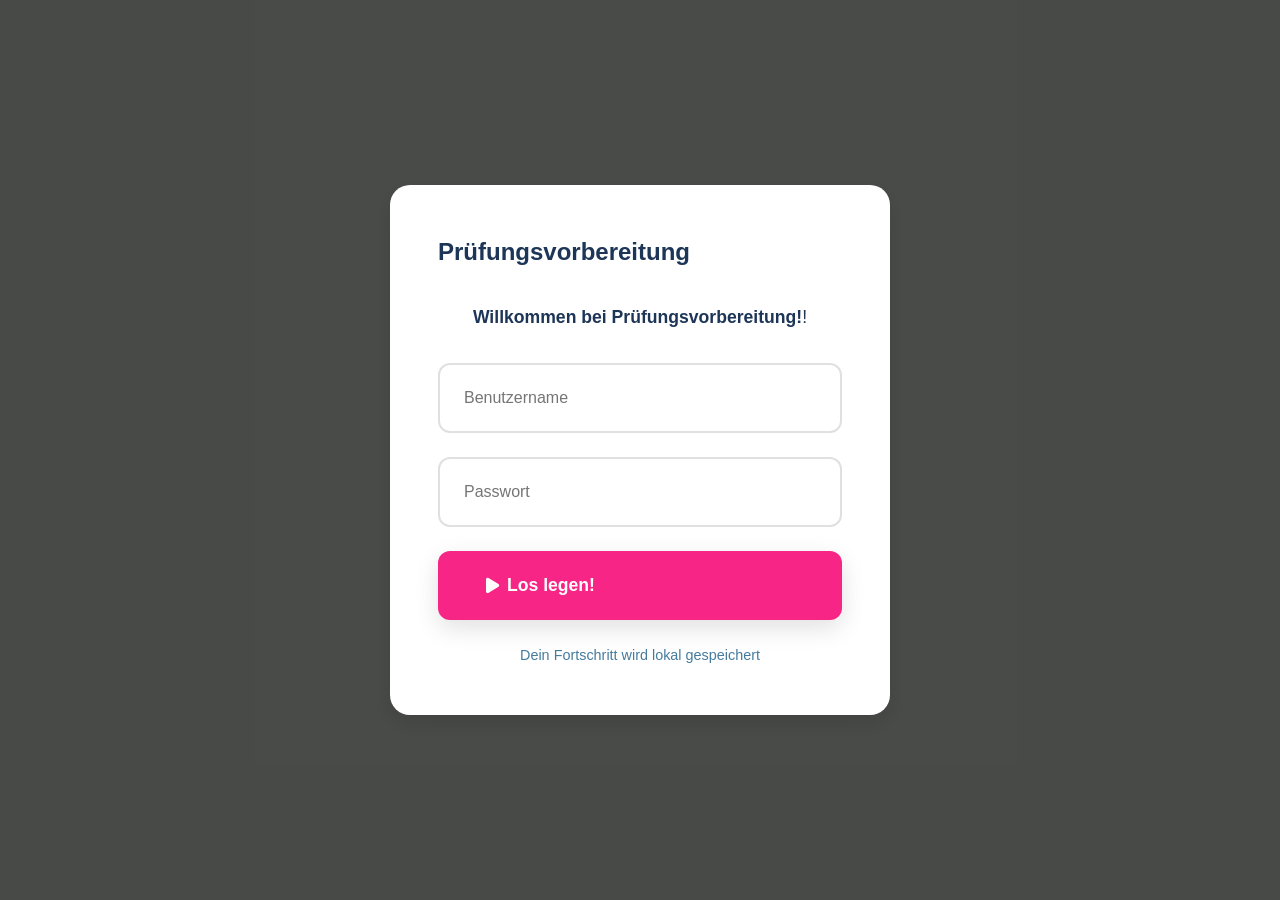
<file: prüfungsvorbereitung.html>
<!DOCTYPE html>
<html lang="de">
<head>
    <meta charset="UTF-8">
    <meta name="viewport" content="width=device-width, initial-scale=1.0">
    <title>PflegefachProfi | Meistere die Pflegeplanung</title>
    <link rel="stylesheet" href="https://cdnjs.cloudflare.com/ajax/libs/font-awesome/6.4.0/css/all.min.css">
    <style>
        :root {
            --primary: #4361ee;
            --primary-dark: #3a56d4;
            --primary-light: #eef2ff;
            --secondary: #7209b7;
            --accent: #f72585;
            --success: #4cc9f0;
            --warning: #fca311;
            --danger: #e63946;
            --coin: #ffd166;
            --text-primary: #1d3557;
            --text-secondary: #457b9d;
            --text-tertiary: #a8dadc;
            --background: #f1faee;
            --surface: #ffffff;
            --border: #e0e0e0;
            --shadow: 0 2px 8px rgba(0, 0, 0, 0.08);
            --shadow-elevated: 0 8px 24px rgba(0, 0, 0, 0.12);
            --radius: 12px;
            --radius-lg: 20px;
            --spacing-xs: 8px;
            --spacing-sm: 16px;
            --spacing-md: 24px;
            --spacing-lg: 32px;
            --spacing-xl: 48px;
            --spacing-xxl: 64px;
            --font-primary: 'Helvetica Neue', Helvetica, Arial, sans-serif;
        }

        * {
            margin: 0;
            padding: 0;
            box-sizing: border-box;
        }

        body {
            font-family: var(--font-primary);
            color: var(--text-primary);
            background-color: var(--background);
            line-height: 1.6;
            overflow-x: hidden;
        }

        .container {
            width: 100%;
            max-width: 1200px;
            margin: 0 auto;
            padding: 0 var(--spacing-md);
        }

        /* Header */
        .header {
            background-color: var(--surface);
            box-shadow: var(--shadow);
            position: sticky;
            top: 0;
            z-index: 1000;
            backdrop-filter: blur(10px);
        }

        .header-content {
            display: flex;
            justify-content: space-between;
            align-items: center;
            padding: var(--spacing-sm) 0;
        }

        .logo {
            display: flex;
            align-items: center;
            gap: var(--spacing-sm);
            font-weight: 800;
            font-size: 1.5rem;
            color: var(--primary);
        }

        .logo-icon {
            width: 40px;
            height: 40px;
            background: linear-gradient(135deg, var(--primary) 0%, var(--secondary) 100%);
            border-radius: 10px;
            display: flex;
            align-items: center;
            justify-content: center;
            color: white;
        }

        .user-stats {
            display: flex;
            gap: var(--spacing-sm);
            align-items: center;
            flex-wrap: wrap;
            justify-content: flex-end;
        }

        .stat-item {
            display: flex;
            align-items: center;
            gap: 4px;
            background: var(--primary-light);
            padding: 6px 10px;
            border-radius: var(--radius);
            font-weight: 600;
            font-size: 0.8rem;
        }

        .level {
            background: var(--primary);
            color: white;
        }

        .xp {
            background: var(--success);
            color: white;
        }

        /* Hero Section */
        .hero {
            padding: var(--spacing-xxl) 0;
            background: linear-gradient(135deg, var(--primary) 0%, var(--secondary) 100%);
            color: white;
            position: relative;
            overflow: hidden;
        }

        .hero::before {
            content: '';
            position: absolute;
            top: 0;
            left: 0;
            width: 100%;
            height: 100%;
            background-image: 
                radial-gradient(circle at 20% 80%, rgba(255, 255, 255, 0.1) 0%, transparent 50%),
                radial-gradient(circle at 80% 20%, rgba(255, 255, 255, 0.1) 0%, transparent 50%);
            z-index: 1;
        }

        .hero-content {
            position: relative;
            z-index: 2;
            max-width: 800px;
            text-align: center;
            margin: 0 auto;
        }

        .hero h1 {
            color: white;
            margin-bottom: var(--spacing-md);
            font-size: 2.5rem;
        }

        .hero p {
            color: rgba(255, 255, 255, 0.9);
            font-size: 1.25rem;
            margin-bottom: var(--spacing-xl);
        }

        .cta-button {
            display: inline-flex;
            align-items: center;
            gap: var(--spacing-xs);
            background: var(--accent);
            color: white;
            padding: var(--spacing-md) var(--spacing-xl);
            border-radius: var(--radius);
            font-weight: 700;
            text-decoration: none;
            box-shadow: var(--shadow-elevated);
            transition: all 0.3s cubic-bezier(0.4, 0, 0.2, 1);
            border: none;
            cursor: pointer;
            font-size: 1.1rem;
        }

        .cta-button:hover {
            transform: translateY(-4px);
            box-shadow: 0 12px 30px rgba(247, 37, 133, 0.4);
        }

        /* Learning Path */
        .learning-path {
            padding: var(--spacing-xl) 0;
            background: var(--background);
        }

        .path-container {
            display: grid;
            grid-template-columns: repeat(auto-fit, minmax(300px, 1fr));
            gap: var(--spacing-lg);
            margin-top: var(--spacing-lg);
        }

        .path-card {
            background: var(--surface);
            border-radius: var(--radius-lg);
            padding: var(--spacing-lg);
            box-shadow: var(--shadow);
            transition: all 0.3s ease;
            position: relative;
            overflow: hidden;
            border: 2px solid transparent;
        }

        .path-card::before {
            content: '';
            position: absolute;
            top: 0;
            left: 0;
            width: 100%;
            height: 4px;
            background: linear-gradient(90deg, var(--primary) 0%, var(--secondary) 100%);
        }

        .path-card:hover {
            transform: translateY(-8px);
            box-shadow: var(--shadow-elevated);
            border-color: var(--primary-light);
        }

        .path-card.locked {
            opacity: 0.7;
            filter: grayscale(0.5);
        }

        .path-header {
            display: flex;
            justify-content: space-between;
            align-items: flex-start;
            margin-bottom: var(--spacing-md);
        }

        .path-icon {
            width: 60px;
            height: 60px;
            background: var(--primary-light);
            border-radius: 50%;
            display: flex;
            align-items: center;
            justify-content: center;
            color: var(--primary);
            font-size: 1.5rem;
        }

        .path-cost {
            display: flex;
            align-items: center;
            gap: var(--spacing-xs);
            background: var(--coin);
            padding: var(--spacing-xs) var(--spacing-sm);
            border-radius: 20px;
            font-weight: 700;
            color: var(--text-primary);
        }

        .path-title {
            font-size: 1.25rem;
            margin-bottom: var(--spacing-sm);
        }

        .path-description {
            color: var(--text-secondary);
            margin-bottom: var(--spacing-lg);
            font-size: 0.9rem;
        }

        .path-stats {
            display: flex;
            justify-content: space-between;
            margin-bottom: var(--spacing-lg);
        }

        .stat {
            display: flex;
            flex-direction: column;
            align-items: center;
        }

        .stat-value {
            font-weight: 700;
            font-size: 1.1rem;
        }

        .stat-label {
            font-size: 0.75rem;
            color: var(--text-tertiary);
        }

        .path-action {
            width: 100%;
            padding: var(--spacing-md);
            border: none;
            border-radius: var(--radius);
            font-weight: 700;
            cursor: pointer;
            transition: all 0.2s ease;
            font-size: 0.9rem;
        }

        .path-action.unlock {
            background: var(--primary);
            color: white;
        }

        .path-action.unlock:hover {
            background: var(--primary-dark);
        }

        .path-action.start {
            background: var(--success);
            color: white;
        }

        .path-action.start:hover {
            background: #3ab0d9;
        }

        .path-action.continue {
            background: var(--accent);
            color: white;
        }

        .path-action.continue:hover {
            background: #e1156d;
        }

        /* Learning Module */
        .learning-module {
            display: none;
            padding: var(--spacing-xl) 0;
            background: var(--surface);
            min-height: 100vh;
        }

        .learning-module.active {
            display: block;
        }

        .module-header {
            display: flex;
            justify-content: space-between;
            align-items: center;
            margin-bottom: var(--spacing-lg);
            flex-wrap: wrap;
            gap: var(--spacing-md);
        }

        .module-progress {
            display: flex;
            align-items: center;
            gap: var(--spacing-md);
        }

        .module-steps {
            display: flex;
            gap: var(--spacing-xs);
        }

        .step {
            width: 12px;
            height: 12px;
            border-radius: 50%;
            background: var(--border);
            transition: all 0.3s ease;
        }

        .step.active {
            background: var(--primary);
            transform: scale(1.2);
        }

        .step.completed {
            background: var(--success);
        }

        .lesson-content {
            max-width: 900px;
            margin: 0 auto;
            background: var(--surface);
            border-radius: var(--radius-lg);
            box-shadow: var(--shadow);
            overflow: hidden;
        }

        .lesson-card {
            display: none;
            padding: var(--spacing-xl);
            animation: fadeIn 0.5s ease;
        }

        .lesson-card.active {
            display: block;
        }

        .lesson-icon {
            width: 80px;
            height: 80px;
            background: var(--primary-light);
            border-radius: 50%;
            display: flex;
            align-items: center;
            justify-content: center;
            color: var(--primary);
            font-size: 2rem;
            margin: 0 auto var(--spacing-lg);
        }

        .key-point {
            background: var(--primary-light);
            border-radius: var(--radius);
            padding: var(--spacing-md);
            margin: var(--spacing-md) 0;
            border-left: 4px solid var(--primary);
        }

        .key-point i {
            color: var(--primary);
            margin-right: var(--spacing-xs);
        }

        .example-box {
            background: #fff9e6;
            border-radius: var(--radius);
            padding: var(--spacing-md);
            margin: var(--spacing-md) 0;
            border-left: 4px solid var(--warning);
        }

        .example-title {
            font-weight: 700;
            color: var(--warning);
            margin-bottom: var(--spacing-xs);
        }

        .interactive-element {
            background: var(--background);
            border-radius: var(--radius);
            padding: var(--spacing-md);
            margin: var(--spacing-md) 0;
            border: 2px dashed var(--primary);
        }

        .navigation {
            display: flex;
            justify-content: space-between;
            margin-top: var(--spacing-xl);
        }

        .nav-btn {
            display: flex;
            align-items: center;
            gap: var(--spacing-xs);
            background: var(--primary);
            color: white;
            padding: var(--spacing-md) var(--spacing-lg);
            border: none;
            border-radius: var(--radius);
            font-weight: 600;
            cursor: pointer;
            transition: all 0.2s ease;
        }

        .nav-btn:hover {
            background: var(--primary-dark);
        }

        .nav-btn:disabled {
            background: var(--border);
            cursor: not-allowed;
        }

        /* Quiz Styles */
        .quiz-container {
            max-width: 800px;
            margin: 0 auto;
            padding: 0 var(--spacing-md);
        }

        .quiz-header {
            text-align: center;
            margin-bottom: var(--spacing-lg);
        }

        .quiz-progress {
            display: flex;
            justify-content: space-between;
            align-items: center;
            margin-bottom: var(--spacing-lg);
        }

        .quiz-question {
            font-size: 1.25rem;
            font-weight: 600;
            margin-bottom: var(--spacing-lg);
            color: var(--text-primary);
        }

        .quiz-options {
            display: grid;
            gap: var(--spacing-md);
            margin-bottom: var(--spacing-lg);
        }

        .quiz-option {
            background: var(--surface);
            border: 2px solid var(--border);
            border-radius: var(--radius);
            padding: var(--spacing-md);
            cursor: pointer;
            transition: all 0.2s ease;
            display: flex;
            align-items: center;
            gap: var(--spacing-md);
        }

        .quiz-option:hover {
            border-color: var(--primary);
            transform: translateY(-2px);
        }

        .quiz-option.correct {
            border-color: var(--success);
            background: rgba(76, 201, 240, 0.1);
        }

        .quiz-option.incorrect {
            border-color: var(--danger);
            background: rgba(230, 57, 70, 0.1);
        }

        .option-indicator {
            width: 24px;
            height: 24px;
            border-radius: 50%;
            border: 2px solid var(--border);
            display: flex;
            align-items: center;
            justify-content: center;
            font-weight: 600;
            font-size: 0.875rem;
            flex-shrink: 0;
        }

        .quiz-option.correct .option-indicator {
            border-color: var(--success);
            background: var(--success);
            color: white;
        }

        .quiz-option.incorrect .option-indicator {
            border-color: var(--danger);
            background: var(--danger);
            color: white;
        }

        .quiz-feedback {
            padding: var(--spacing-md);
            border-radius: var(--radius);
            margin-top: var(--spacing-md);
            display: none;
        }

        .quiz-feedback.correct {
            background: rgba(76, 201, 240, 0.1);
            border: 1px solid var(--success);
            color: var(--success);
        }

        .quiz-feedback.incorrect {
            background: rgba(230, 57, 70, 0.1);
            border: 1px solid var(--danger);
            color: var(--danger);
        }

        .quiz-results {
            text-align: center;
            padding: var(--spacing-xl);
            display: none;
        }

        .quiz-results.active {
            display: block;
            animation: fadeIn 0.8s ease;
        }

        .result-icon {
            font-size: 4rem;
            margin-bottom: var(--spacing-md);
        }

        .result-icon.correct {
            color: var(--success);
        }

        .result-score {
            font-size: 2rem;
            font-weight: 700;
            margin-bottom: var(--spacing-md);
        }

        .result-score.good {
            color: var(--success);
        }

        .result-score.average {
            color: var(--warning);
        }

        .result-score.poor {
            color: var(--danger);
        }

        .reward-animation {
            display: flex;
            justify-content: center;
            gap: var(--spacing-lg);
            margin: var(--spacing-lg) 0;
        }

        .reward-item {
            display: flex;
            flex-direction: column;
            align-items: center;
            gap: var(--spacing-xs);
        }

        .reward-icon {
            width: 60px;
            height: 60px;
            border-radius: 50%;
            display: flex;
            align-items: center;
            justify-content: center;
            font-size: 1.5rem;
            animation: pulse 2s infinite;
        }

        .reward-icon.coins {
            background: var(--coin);
            color: var(--text-primary);
        }

        .reward-icon.xp {
            background: var(--success);
            color: white;
        }

        .reward-amount {
            font-weight: 700;
            font-size: 1.25rem;
        }

        .countdown {
            margin-top: var(--spacing-md);
            font-size: 1.25rem;
            font-weight: 600;
            color: var(--text-secondary);
        }

        /* Login Modal */
        .modal {
            position: fixed;
            top: 0;
            left: 0;
            width: 100%;
            height: 100%;
            background: rgba(0, 0, 0, 0.7);
            display: flex;
            align-items: center;
            justify-content: center;
            z-index: 2000;
            opacity: 0;
            pointer-events: none;
            transition: opacity 0.3s ease;
        }

        .modal.active {
            opacity: 1;
            pointer-events: all;
        }

        .modal-content {
            background: var(--surface);
            border-radius: var(--radius-lg);
            padding: var(--spacing-xl);
            max-width: 500px;
            width: 90%;
            box-shadow: var(--shadow-elevated);
            transform: scale(0.9);
            transition: transform 0.3s ease;
        }

        .modal.active .modal-content {
            transform: scale(1);
        }

        .modal-header {
            display: flex;
            justify-content: space-between;
            align-items: center;
            margin-bottom: var(--spacing-lg);
        }

        .modal-title {
            font-size: 1.5rem;
        }

        .close-modal {
            background: none;
            border: none;
            font-size: 1.5rem;
            cursor: pointer;
            color: var(--text-secondary);
        }

        .login-form {
            display: flex;
            flex-direction: column;
            gap: var(--spacing-md);
        }

        .form-input {
            padding: var(--spacing-md);
            border: 2px solid var(--border);
            border-radius: var(--radius);
            font-size: 1rem;
            transition: border-color 0.2s ease;
        }

        .form-input:focus {
            outline: none;
            border-color: var(--primary);
        }

        /* Floating Icons Animation */
        .floating-icons {
            position: absolute;
            width: 100%;
            height: 100%;
            top: 0;
            left: 0;
            pointer-events: none;
            z-index: 1;
        }

        .floating-icon {
            position: absolute;
            font-size: 1.5rem;
            opacity: 0.7;
            animation: float 6s ease-in-out infinite;
        }

        @keyframes float {
            0% { transform: translate(0, 0) rotate(0deg); }
            25% { transform: translate(10px, 15px) rotate(5deg); }
            50% { transform: translate(20px, 5px) rotate(0deg); }
            75% { transform: translate(10px, -5px) rotate(-5deg); }
            100% { transform: translate(0, 0) rotate(0deg); }
        }

        /* Fallbeispiel Styles */
        .case-study {
            background: var(--primary-light);
            border-radius: var(--radius-lg);
            padding: var(--spacing-lg);
            margin: var(--spacing-lg) 0;
            border-left: 4px solid var(--primary);
        }

        .problem-selection {
            display: grid;
            gap: var(--spacing-md);
            margin: var(--spacing-lg) 0;
        }

        .problem-option {
            background: var(--surface);
            border: 2px solid var(--border);
            border-radius: var(--radius);
            padding: var(--spacing-md);
            cursor: pointer;
            transition: all 0.3s ease;
        }

        .problem-option.selected {
            border-color: var(--success);
            background: rgba(76, 201, 240, 0.1);
        }

        .smart-goals {
            background: #fff9e6;
            border-radius: var(--radius);
            padding: var(--spacing-md);
            margin: var(--spacing-md) 0;
            border-left: 4px solid var(--warning);
        }

        .goal-item {
            display: flex;
            align-items: center;
            gap: var(--spacing-sm);
            margin: var(--spacing-sm) 0;
        }

        .measures-grid {
            display: grid;
            grid-template-columns: repeat(auto-fit, minmax(250px, 1fr));
            gap: var(--spacing-md);
            margin: var(--spacing-lg) 0;
        }

        .measure-card {
            background: var(--surface);
            border: 2px solid var(--border);
            border-radius: var(--radius);
            padding: var(--spacing-md);
            cursor: pointer;
            transition: all 0.3s ease;
        }

        .measure-card.selected {
            border-color: var(--success);
            background: rgba(76, 201, 240, 0.1);
        }

        /* Module Completion Celebration */
        .module-complete {
            text-align: center;
            padding: var(--spacing-xl);
            background: linear-gradient(135deg, var(--success) 0%, #3ab0d9 100%);
            color: white;
            border-radius: var(--radius-lg);
            margin: var(--spacing-lg) 0;
        }

        /* Text Center Utility */
        .text-center {
            text-align: center;
        }

        /* Animations */
        @keyframes fadeIn {
            from { opacity: 0; }
            to { opacity: 1; }
        }

        @keyframes pulse {
            0%, 100% { transform: scale(1); }
            50% { transform: scale(1.05); }
        }

        @keyframes correctFlash {
            0% { background-color: var(--surface); }
            50% { background-color: rgba(76, 201, 240, 0.2); }
            100% { background-color: var(--surface); }
        }

        @keyframes incorrectFlash {
            0% { background-color: var(--surface); }
            50% { background-color: rgba(230, 57, 70, 0.2); }
            100% { background-color: var(--surface); }
        }

        @keyframes shake {
            0%, 100% { transform: translateX(0); }
            10%, 30%, 50%, 70%, 90% { transform: translateX(-5px); }
            20%, 40%, 60%, 80% { transform: translateX(5px); }
        }

        @keyframes celebrate {
            0% { transform: scale(1); }
            50% { transform: scale(1.1); }
            100% { transform: scale(1); }
        }

        @keyframes fall {
            0% { transform: translateY(-20px) rotate(0deg); opacity: 1; }
            100% { transform: translateY(100vh) rotate(360deg); opacity: 0; }
        }

        .correct-flash {
            animation: correctFlash 0.5s ease;
        }

        .incorrect-flash {
            animation: incorrectFlash 0.5s ease, shake 0.5s ease;
        }

        .celebrate {
            animation: celebrate 0.5s ease 3;
        }

        /* Confetti */
        .confetti {
            position: fixed;
            width: 10px;
            height: 10px;
            background: var(--accent);
            opacity: 0;
            z-index: 1000;
        }

        /* Responsive */
        @media (max-width: 768px) {
            .header-content {
                flex-direction: column;
                gap: var(--spacing-sm);
            }

            .user-stats {
                width: 100%;
                justify-content: space-between;
            }

            .path-container {
                grid-template-columns: 1fr;
            }

            .module-header {
                flex-direction: column;
                align-items: flex-start;
            }

            .navigation {
                flex-direction: column;
                gap: var(--spacing-md);
            }

            .nav-btn {
                width: 100%;
                justify-content: center;
            }

            .hero h1 {
                font-size: 2rem;
            }

            .stat-item {
                padding: 4px 8px;
                font-size: 0.75rem;
            }
        }

        @media (max-width: 480px) {
            .user-stats {
                gap: 4px;
            }

            .stat-item {
                padding: 3px 6px;
                font-size: 0.7rem;
            }

            .stat-item i {
                font-size: 0.7rem;
            }
        }


        /* Navigation Styles */
.main-nav {
    display: flex;
    align-items: center;
}

.nav-links {
    display: flex;
    list-style: none;
    gap: var(--spacing-lg);
    margin: 0;
    padding: 0;
}

.nav-link {
    text-decoration: none;
    color: var(--text-primary);
    font-weight: 600;
    padding: var(--spacing-sm) var(--spacing-md);
    border-radius: var(--radius);
    transition: all 0.3s ease;
    position: relative;
}

.nav-link:hover {
    color: var(--primary);
    background: var(--primary-light);
}

.nav-link.active {
    color: var(--primary);
    background: var(--primary-light);
}

.nav-link.active::after {
    content: '';
    position: absolute;
    bottom: -8px;
    left: 50%;
    transform: translateX(-50%);
    width: 4px;
    height: 4px;
    background: var(--primary);
    border-radius: 50%;
}

/* Mobile Navigation */
.nav-toggle {
    display: none;
    background: none;
    border: none;
    font-size: 1.5rem;
    color: var(--text-primary);
    cursor: pointer;
    padding: var(--spacing-xs);
    z-index: 1001;
}

@media (max-width: 768px) {
    .nav-toggle {
        display: block;
    }
    
    .main-nav {
        position: fixed;
        top: 0;
        right: -100%;
        width: 280px;
        height: 100vh;
        background: var(--surface);
        box-shadow: var(--shadow-elevated);
        flex-direction: column;
        padding: var(--spacing-xl) var(--spacing-lg);
        transition: right 0.3s ease;
        z-index: 1000;
    }
    
    .main-nav.active {
        right: 0;
    }
    
    .nav-links {
        flex-direction: column;
        width: 100%;
        gap: var(--spacing-sm);
        margin-top: var(--spacing-xl);
    }
    
    .nav-link {
        padding: var(--spacing-md);
        text-align: left;
        border: 1px solid var(--border);
        display: block;
    }

    /* Overlay for mobile menu */
    .nav-overlay {
        display: none;
        position: left;
        top: 0;
        left: 0;
        width: 100%;
        height: 100%;
        background: rgba(0, 0, 0, 0.5);
        z-index: 999;
    }
    
    .nav-overlay.active {
        display: block;
    }
}
        /* Mobile Navigation */
.nav-toggle {
    display: none;
    background: none;
    border: none;
    font-size: 1.5rem;
    color: var(--text-primary);
    cursor: pointer;
    padding: var(--spacing-xs);
    z-index: 1001;
    margin-left: auto; /* This pushes it to the right */
}

@media (max-width: 768px) {
    .header-content {
        display: flex;
        justify-content: space-between;
        align-items: center;
        flex-direction: row; /* Ensure horizontal layout */
    }

    .nav-toggle {
        display: block;
        order: 2; /* Force to the end */
        margin-left: auto; /* Push to far right */
    }

    .logo {
        order: 1; /* Keep logo on left */
        flex-shrink: 0; /* Prevent logo from shrinking */
    }

    .user-stats {
        display: none !important; /* Completely hide on mobile */
    }

    .main-nav {
        position: fixed;
        top: 0;
        right: -100%;
        width: 280px;
        height: 100vh;
        background: var(--surface);
        box-shadow: var(--shadow-elevated);
        flex-direction: column;
        padding: var(--spacing-xl) var(--spacing-lg);
        transition: right 0.3s ease;
        z-index: 1000;
    }
    
    .main-nav.active {
        right: 0;
    }
    
    .nav-links {
        flex-direction: column;
        width: 100%;
        gap: var(--spacing-sm);
        margin-top: var(--spacing-xl);
    }
    
    .nav-link {
        padding: var(--spacing-md);
        text-align: left;
        border: 1px solid var(--border);
        display: block;
    }
}

/* For very small screens, make logo text smaller */
@media (max-width: 480px) {
    .logo span {
        font-size: 1.1rem;
    }
    
    .logo-icon {
        width: 32px !important;
        height: 32px !important;
        font-size: 1rem !important;
    }
}


/* ===== MOBILE NAVIGATION STYLES ===== */
.mobile-nav-container {
    display: none;
}

.mobile-nav-toggle {
    display: none;
    background: transparent;
    border: none;
    color: white;
    font-size: 1.5rem;
    cursor: pointer;
    padding: 10px;
    z-index: 1001;
}

.mobile-nav-menu {
    position: fixed;
    top: 0;
    left: -100%;
    width: 80%;
    height: 100vh;
    background: linear-gradient(135deg, var(--primary-blue), var(--primary-purple));
    padding: 80px 30px 30px;
    transition: left 0.3s ease;
    z-index: 1000;
    box-shadow: 5px 0 25px rgba(0,0,0,0.3);
}

.mobile-nav-menu.active {
    left: 0;
}

.mobile-nav-item {
    margin-bottom: 20px;
}

.mobile-nav-link {
    display: flex;
    align-items: center;
    gap: 15px;
    color: white;
    text-decoration: none;
    font-weight: 600;
    font-size: 1.1rem;
    padding: 15px 20px;
    border-radius: 12px;
    transition: all 0.3s ease;
    background: rgba(255,255,255,0.1);
}

.mobile-nav-link:hover,
.mobile-nav-link.active {
    background: rgba(255,255,255,0.2);
    transform: translateX(10px);
}

.mobile-nav-link i {
    font-size: 1.2rem;
    width: 25px;
    text-align: center;
}

.mobile-nav-overlay {
    display: none;
    position: fixed;
    top: 0;
    left: 0;
    width: 100%;
    height: 100%;
    background: rgba(0,0,0,0.5);
    z-index: 999;
}

.mobile-nav-overlay.active {
    display: block;
}

/* Hero Section Navigation Buttons */
.hero-nav-buttons {
    display: none;
    justify-content: center;
    gap: 15px;
    margin-top: 30px;
    flex-wrap: wrap;
}

.hero-nav-btn {
    display: flex;
    align-items: center;
    gap: 10px;
    background: rgba(255,255,255,0.15);
    color: white;
    text-decoration: none;
    padding: 12px 20px;
    border-radius: 25px;
    font-weight: 600;
    font-size: 0.9rem;
    transition: all 0.3s ease;
    backdrop-filter: blur(10px);
    border: 1px solid rgba(255,255,255,0.2);
}

.hero-nav-btn:hover {
    background: rgba(255,255,255,0.25);
    transform: translateY(-2px);
    box-shadow: 0 5px 15px rgba(0,0,0,0.2);
}

.hero-nav-btn i {
    font-size: 1rem;
}

/* ===== RESPONSIVE DESIGN ===== */
@media (max-width: 768px) {
    /* Hide desktop nav on mobile */
    .navbar {
        display: none;
    }
    
    /* Show mobile nav toggle */
    .mobile-nav-toggle {
        display: block;
    }
    
    /* Show hero navigation buttons */
    .hero-nav-buttons {
        display: flex;
    }
    
    /* Adjust header for mobile */
    .header-content {
        padding: 10px 0;
    }
    
    .user-stats {
        gap: 8px;
    }
    
    .stat-item {
        padding: 4px 8px;
        font-size: 0.8rem;
    }
}

@media (max-width: 480px) {
    .hero-nav-buttons {
        flex-direction: column;
        align-items: center;
    }
    
    .hero-nav-btn {
        width: 200px;
        justify-content: center;
    }
    
    .mobile-nav-menu {
        width: 85%;
    }
}
        
    </style>
</head>
<body>
    <!-- Login Modal -->
    <div class="modal active" id="login-modal">
        <div class="modal-content">
            <div class="modal-header">
                <h3 class="modal-title">Prüfungsvorbereitung</h3>
            </div>
            <p style="text-align: center; margin-bottom: var(--spacing-lg); font-size: 1.1rem;">
                <strong>Willkommen bei Prüfungsvorbereitung!</strong>!</strong>
            </p>
            <form class="login-form" id="login-form">
                <input type="text" class="form-input" id="username" placeholder="Benutzername" required minlength="3">
                <input type="password" class="form-input" id="password" placeholder="Passwort" required minlength="4">
                <button type="submit" class="cta-button" style="width: 100%;">
                    <i class="fas fa-play"></i>
                    Los legen!
                </button>
            </form>
            <p style="text-align: center; margin-top: var(--spacing-md); font-size: 0.9rem; color: var(--text-secondary);">
                Dein Fortschritt wird lokal gespeichert
            </p>
        </div>
    </div>

    <!-- Header 
    <header class="header" style="display: none;">
        <div class="container">
            <div class="header-content">
                <div class="logo">
                    <div class="logo-icon">
                        <i class="fas fa-star-of-life"></i>
                    </div>
                    <span>PflegefachProfi</span>
                </div>
                <div class="user-stats">
                    <div class="stat-item coins">
                        <i class="fas fa-coins"></i>
                        <span id="coin-count">0</span>
                    </div>
                    <div class="stat-item level">
                        <i class="fas fa-level-up-alt"></i>
                        <span>Level <span id="level-count">1</span></span>
                    </div>
                    <div class="stat-item xp">
                        <i class="fas fa-fire"></i>
                        <span id="xp-count">0</span> XP
                    </div>
                </div>
            </div>
        </div>
    </header>-->
    <!-- Header with Navigation -->
<header class="header" style="display: none;">
    <div class="container">
        <div class="header-content">
            <div class="logo">
                <div class="logo-icon">
                    <i class="fas fa-star-of-life"></i>
                </div>
                <span>PflegefachProfi</span>
            </div>
            
            <!-- Mobile Menu Toggle -->
            <button class="nav-toggle" id="nav-toggle">
                <i class="fas fa-bars"></i>
            </button>
            
            <nav class="main-nav" id="main-nav">
                <ul class="nav-links">
                    <li><a href="#learning-path" class="nav-link active" data-section="home">Home</a></li>
                    <li><a href="#learning-path" class="nav-link" data-section="learning-path">Lernpfad</a></li>
                  <!--  <li><a href="#" class="nav-link" id="progress-link">Fortschritt</a></li>
                    <li><a href="#" class="nav-link" id="achievements-link">Erfolge</a></li>-->
                </ul>
            </nav>
            
            <div class="user-stats">
                <div class="stat-item coins">
                    <i class="fas fa-coins"></i>
                    <span id="coin-count">0</span>
                </div>
                <div class="stat-item level">
                    <i class="fas fa-level-up-alt"></i>
                    <span>Level <span id="level-count">1</span></span>
                </div>
                <div class="stat-item xp">
                    <i class="fas fa-fire"></i>
                    <span id="xp-count">0</span> XP
                </div>
            </div>
        </div>
    </div>
</header>

    <!-- Hero Section -->
    <section class="hero" style="display: none;">
        <div class="hero-nav-buttons">
    <a href="about.html" class="hero-nav-btn">
        <i class="fas fa-info-circle"></i>
        About Us
    </a>
    <a href="deutsch-lernen.html" class="hero-nav-btn">
        <i class="fas fa-language"></i>
        Deutsch Lernen
    </a>
    <a href="erkrankungen.html" class="hero-nav-btn">
        <i class="fas fa-heartbeat"></i>
        Erkrankungen
    </a>
        </div>
        <div class="floating-icons" id="floating-icons"></div>
        <div class="container">
            <div class="hero-content">
                <h1>Prüfungsvorbereitung</h1>
                <p>Wenn du Pflegeplanung meisterst, hast du schon 40% der Prüfungspunkte! Lerne spielerisch und werde zum PflegefachProfi.</p>
                <a href="#learning-path" class="cta-button">
                    <i class="fas fa-play"></i>
                    Los legen!
                </a>
            </div>
        </div>
    </section>

    <!-- Learning Path -->
    <section class="learning-path" id="learning-path" style="display: none;">
        <div class="container">
            <h2 class="text-center">Dein Lernpfad zur Pflegeplanung</h2>
            <p class="text-center">Meistere die Pflegeplanung Schritt für Schritt. Verdiene Coins durch Lernen und Quizze!</p>

            <div class="path-container" id="module-container">
                <!-- Modules will be dynamically generated -->
            </div>
        </div>
    </section>

    <!-- Learning Module -->
    <section class="learning-module" id="learning-module">
        <div class="container">
            <div class="module-header">
                <h2 id="module-title">Lade Modul...</h2>
                <div class="module-progress">
                    <div class="module-steps" id="module-steps">
                        <!-- Steps will be dynamically generated -->
                    </div>
                    <span id="step-counter">Schritt 1 von X</span>
                </div>
            </div>

            <div class="lesson-content">
                <div id="lesson-container">
                    <!-- Lessons will be dynamically loaded here -->
                </div>
            </div>
        </div>
    </section>

    <script>
        // ==================== MODULE CONFIGURATION ====================
        const MODULES = [
            {
                id: 1,
                title: "Pflegeplanung Basics",
                description: "Grundlagen des Pflegeprozesses und warum Pflegeplanung wichtig ist",
                cost: 0,
                coins: 50,
                xp: 100,
                lessons: 4,
                duration: "15 min",
                icon: "fas fa-book-medical",
                content: [
                    {
                        title: "Was ist Pflegeplanung?",
                        icon: "fas fa-question-circle",
                        content: `
                            <p>Die <strong>Pflegeplanung</strong> ist der systematische Prozess, bei dem Pflegefachpersonen:</p>
                            <ul style="margin-left: var(--spacing-lg); margin-bottom: var(--spacing-md);">
                                <li>Pflegeprobleme identifizieren und analysieren</li>
                                <li>Pflegeziele festlegen</li>
                                <li>Maßnahmen planen und durchführen</li>
                                <li>Ergebnisse evaluieren und anpassen</li>
                            </ul>
                            <div class="key-point">
                                <i class="fas fa-lightbulb"></i>
                                <strong>Warum ist das wichtig?</strong>
                                <p>Eine gute Pflegeplanung sichert qualitativ hochwertige, individuelle Pflege und ist für 40% der Prüfungspunkte relevant!</p>
                            </div>
                        `
                    },
                    {
                        title: "Der Pflegeprozess",
                        icon: "fas fa-sync-alt",
                        content: `
                            <p>Der Pflegeprozess folgt diesen 6 Phasen:</p>
                            <div class="key-point">
                                <i class="fas fa-1"></i>
                                <strong>Informationssammlung</strong>
                                <p>Daten über den Patienten erheben (Anamnese, Assessment)</p>
                            </div>
                            <div class="key-point">
                                <i class="fas fa-2"></i>
                                <strong>Problemanalyse</strong>
                                <p>Pflegeprobleme und Ressourcen identifizieren</p>
                            </div>
                            <div class="key-point">
                                <i class="fas fa-3"></i>
                                <strong>Zielformulierung</strong>
                                <p>SMART-Ziele für die Pflege festlegen</p>
                            </div>
                            <div class="key-point">
                                <i class="fas fa-4"></i>
                                <strong>Maßnahmenplanung</strong>
                                <p>Konkrete Pflegemaßnahmen planen</p>
                            </div>
                            <div class="key-point">
                                <i class="fas fa-5"></i>
                                <strong>Durchführung</strong>
                                <p>Geplante Maßnahmen umsetzen</p>
                            </div>
                            <div class="key-point">
                                <i class="fas fa-6"></i>
                                <strong>Evaluation</strong>
                                <p>Ergebnisse überprüfen und planen anpassen</p>
                            </div>
                        `
                    },
                    {
                        title: "Rechtliche Grundlagen",
                        icon: "fas fa-gavel",
                        content: `
                            <p>Die Pflegeplanung ist gesetzlich verankert:</p>
                            <div class="key-point">
                                <i class="fas fa-scale-balanced"></i>
                                <strong>SGB V & XI</strong>
                                <p>Pflicht zur Dokumentation der Pflege</p>
                            </div>
                            <div class="key-point">
                                <i class="fas fa-file-contract"></i>
                                <strong>Berufsrecht</strong>
                                <p>Pflegeberufegesetz verpflichtet zu professioneller Dokumentation</p>
                            </div>
                            <div class="example-box">
                                <div class="example-title">Merksatz:</div>
                                <p><strong>"Was nicht dokumentiert ist, ist nicht gemacht!"</strong></p>
                                <p>Die Dokumentation dient als Nachweis der geleisteten Pflege.</p>
                            </div>
                        `
                    },
                    {
                        title: "Quiz: Basics",
                        icon: "fas fa-brain",
                        content: "quiz",
                        quiz: [
                            {
                                question: "Was ist der Hauptzweck der Pflegeplanung?",
                                options: [
                                    { text: "Zeit für die Pflegekraft zu sparen", correct: false },
                                    { text: "Systematische, individuelle Pflege zu gewährleisten", correct: true },
                                    { text: "Möglichst viele Dokumente zu erstellen", correct: false },
                                    { text: "Den Arzt zu entlasten", correct: false }
                                ],
                                explanation: "Richtig! Die Pflegeplanung sichert qualitativ hochwertige, individuelle Pflege für jeden Patienten."
                            },
                            {
                                question: "Wie viele Phasen hat der Pflegeprozess?",
                                options: [
                                    { text: "4 Phasen", correct: false },
                                    { text: "6 Phasen", correct: true },
                                    { text: "8 Phasen", correct: false },
                                    { text: "3 Phasen", correct: false }
                                ],
                                explanation: "Korrekt! Der Pflegeprozess umfasst 6 Phasen von der Informationssammlung bis zur Evaluation."
                            },
                            {
                                question: "Warum ist die Pflegeplanung für die Prüfung so wichtig?",
                                options: [
                                    { text: "Sie bringt 40% der Prüfungspunkte", correct: true },
                                    { text: "Sie ist die einfachste Prüfungsaufgabe", correct: false },
                                    { text: "Sie wird vom Lehrer besonders geliebt", correct: false },
                                    { text: "Sie ist gesetzlich vorgeschrieben", correct: false }
                                ],
                                explanation: "Genau! Die Pflegeplanung macht etwa 40% der Prüfungspunkte aus - ein absolutes Muss für die Prüfung!"
                            }
                        ]
                    }
                ]
            },
            {
                id: 2,
                title: "Pflegeprobleme identifizieren",
                description: "Lerne, was ein echtes Pflegeproblem ist und was nicht",
                cost: 50,
                coins: 75,
                xp: 150,
                lessons: 4,
                duration: "20 min",
                icon: "fas fa-search",
                content: [
                    {
                        title: "Was ist ein Pflegeproblem?",
                        icon: "fas fa-stethoscope",
                        content: `
                            <p>Ein <strong>Pflegeproblem</strong> ist ein gesundheitsbezogenes Problem, das die Pflegefachperson eigenständig erkennen, behandeln und überwachen kann.</p>
                            <div class="key-point">
                                <i class="fas fa-check-circle"></i>
                                <strong>Merkmale eines Pflegeproblems:</strong>
                                <ul style="margin-left: var(--spacing-lg); margin-top: var(--spacing-xs);">
                                    <li>Beeinträchtigt die Lebensqualität des Patienten</li>
                                    <li>Kann durch pflegerische Maßnahmen gelöst/verbessert werden</li>
                                    <li>Bezieht sich auf AEDL/ATL-Bereiche</li>
                                    <li>Ist keine ärztliche Diagnose</li>
                                </ul>
                            </div>
                            <div class="example-box">
                                <div class="example-title">Beispiele:</div>
                                <p><strong>Richtige Pflegeprobleme:</strong> Schlafstörung, Schmerzen, Dekubitusgefahr, Ernährungsdefizit</p>
                                <p><strong>Keine Pflegeprobleme:</strong> Diabetes mellitus, Herzinsuffizienz (ärztliche Diagnosen)</p>
                            </div>
                        `
                    },
                    {
                        title: "AEDL/ATL Modell",
                        icon: "fas fa-puzzle-piece",
                        content: `
                            <p>Pflegeprobleme werden nach <strong>AEDL</strong> (Aktivitäten und existenzielle Erfahrungen des Lebens) oder <strong>ATL</strong> (Aktivitäten des täglichen Lebens) kategorisiert:</p>
                            <div class="interactive-element">
                                <h4>Die 13 AEDL-Bereiche:</h4>
                                <div style="display: grid; grid-template-columns: repeat(auto-fit, minmax(200px, 1fr)); gap: var(--spacing-sm); margin-top: var(--spacing-md);">
                                    <div style="background: var(--primary-light); padding: var(--spacing-sm); border-radius: var(--radius); text-align: center;">
                                        <strong>Kommunizieren</strong>
                                    </div>
                                    <div style="background: var(--primary-light); padding: var(--spacing-sm); border-radius: var(--radius); text-align: center;">
                                        <strong>Sich bewegen</strong>
                                    </div>
                                    <div style="background: var(--primary-light); padding: var(--spacing-sm); border-radius: var(--radius); text-align: center;">
                                        <strong>Vitale Funktionen</strong>
                                    </div>
                                    <div style="background: var(--primary-light); padding: var(--spacing-sm); border-radius: var(--radius); text-align: center;">
                                        <strong>Sich pflegen</strong>
                                    </div>
                                    <div style="background: var(--primary-light); padding: var(--spacing-sm); border-radius: var(--radius); text-align: center;">
                                        <strong>Essen & Trinken</strong>
                                    </div>
                                    <div style="background: var(--primary-light); padding: var(--spacing-sm); border-radius: var(--radius); text-align: center;">
                                        <strong>Ausscheiden</strong>
                                    </div>
                                    <div style="background: var(--primary-light); padding: var(--spacing-sm); border-radius: var(--radius); text-align: center;">
                                        <strong>Sich kleiden</strong>
                                    </div>
                                    <div style="background: var(--primary-light); padding: var(--spacing-sm); border-radius: var(--radius); text-align: center;">
                                        <strong>Ruhen & Schlafen</strong>
                                    </div>
                                    <div style="background: var(--primary-light); padding: var(--spacing-sm); border-radius: var(--radius); text-align: center;">
                                        <strong>Beschäftigen</strong>
                                    </div>
                                    <div style="background: var(--primary-light); padding: var(--spacing-sm); border-radius: var(--radius); text-align: center;">
                                        <strong>Sich als Mann/Frau fühlen</strong>
                                    </div>
                                    <div style="background: var(--primary-light); padding: var(--spacing-sm); border-radius: var(--radius); text-align: center;">
                                        <strong>Sorgen für Sicherheit</strong>
                                    </div>
                                    <div style="background: var(--primary-light); padding: var(--spacing-sm); border-radius: var(--radius); text-align: center;">
                                        <strong>Soziale Bereiche</strong>
                                    </div>
                                    <div style="background: var(--primary-light); padding: var(--spacing-sm); border-radius: var(--radius); text-align: center;">
                                        <strong>Mit Existenz. umgehen</strong>
                                    </div>
                                </div>
                            </div>
                            <div class="key-point">
                                <i class="fas fa-tip"></i>
                                <strong>Tipp:</strong>
                                <p>Jedes Pflegeproblem sollte einem AEDL-Bereich zugeordnet werden können!</p>
                            </div>
                        `
                    },
                    {
                        title: "Häufige Fehler",
                        icon: "fas fa-exclamation-triangle",
                        content: `
                            <p>Vermeide diese häufigen Fehler bei der Problemidentifikation:</p>
                            <div class="key-point">
                                <i class="fas fa-times"></i>
                                <strong>Ärztliche Diagnosen als Pflegeprobleme</strong>
                                <p><strong>Falsch:</strong> "Patient hat Diabetes"<br>
                                   <strong>Richtig:</strong> "Wissensdefizit bezüglich Blutzuckerkontrolle"</p>
                            </div>
                            <div class="key-point">
                                <i class="fas fa-times"></i>
                                <strong>Wertende Formulierungen</strong>
                                <p><strong>Falsch:</strong> "Patient ist unkooperativ"<br>
                                   <strong>Richtig:</strong> "Non-Compliance bezüglich Medikamenteneinnahme"</p>
                            </div>
                            <div class="key-point">
                                <i class="fas fa-times"></i>
                                <strong>Pflegemaßnahmen als Probleme</strong>
                                <p><strong>Falsch:</strong> "Patient benötigt Wundversorgung"<br>
                                   <strong>Richtig:</strong> "Hautläsion am Sakralbereich"</p>
                            </div>
                            <div class="interactive-element">
                                <h4>Übung: Erkenne das Pflegeproblem!</h4>
                                <p><strong>Situation:</strong> Herr Müller (78) ist nach Hüft-OP immobil, isst wenig und trinkt nur 500ml/Tag.</p>
                                <p style="margin-top: var(--spacing-sm);"><strong>Welches ist das richtige Pflegeproblem?</strong></p>
                                <div style="background: #e8f5e8; padding: var(--spacing-md); border-radius: var(--radius); margin-top: var(--spacing-sm); border-left: 4px solid var(--success);">
                                    <strong>Richtig:</strong> "Dekubitusgefahr aufgrund von Immobilität und Mangelernährung"
                                </div>
                            </div>
                        `
                    },
                    {
                        title: "Quiz: Pflegeprobleme",
                        icon: "fas fa-brain",
                        content: "quiz",
                        quiz: [
                            {
                                question: '"Schlafstörung aufgrund von Schmerzen" - Ist dies ein Pflegeproblem?',
                                options: [
                                    { text: 'Ja, es folgt der PESR-Struktur', correct: true },
                                    { text: 'Nein, Schmerzen sind eine ärztliche Diagnose', correct: false }
                                ],
                                explanation: 'Korrekt! Dies ist ein authentisches Pflegeproblem. Schmerzmanagement ist eine eigenständige pflegerische Aufgabe.'
                            },
                            {
                                question: '"Diabetes mellitus mit erhöhten Blutzuckerwerten" - Ist dies ein Pflegeproblem?',
                                options: [
                                    { text: 'Ja, die Pflege kümmert sich um Diabetiker', correct: false },
                                    { text: 'Nein, das ist eine ärztliche Diagnose', correct: true }
                                ],
                                explanation: 'Richtig! Diabetes mellitus ist eine ärztliche Diagnose. Ein Pflegeproblem wäre: "Wissensdefizit bezüglich Blutzuckerkontrolle".'
                            },
                            {
                                question: 'Welche Formulierung ist korrekt?',
                                options: [
                                    { text: '"Patient ist schwierig und unkooperativ"', correct: false },
                                    { text: '"Non-Compliance bezüglich Therapiemaßnahmen"', correct: true },
                                    { text: '"Patient macht extra Arbeit"', correct: false },
                                    { text: '"Patient will nicht"', correct: false }
                                ],
                                explanation: 'Perfekt! "Non-Compliance" ist die fachlich korrekte, wertfreie Formulierung.'
                            }
                        ]
                    }
                ]
            },
            {
                id: 3,
                title: "Ressourcen erkennen",
                description: "Lerne, patienteneigene Stärken und Ressourcen zu identifizieren",
                cost: 75,
                coins: 100,
                xp: 200,
                lessons: 3,
                duration: "18 min",
                icon: "fas fa-hands-helping",
                content: [
                    {
                        title: "Was sind Ressourcen?",
                        icon: "fas fa-seedling",
                        content: `
                            <p><strong>Ressourcen</strong> sind alle Fähigkeiten, Stärken und Möglichkeiten des Patienten, die zur Problemlösung beitragen können.</p>
                            <div class="key-point">
                                <i class="fas fa-categories"></i>
                                <strong>Arten von Ressourcen:</strong>
                                <ul style="margin-left: var(--spacing-lg); margin-top: var(--spacing-xs);">
                                    <li><strong>Personale Ressourcen:</strong> Motivation, Wissen, Fähigkeiten</li>
                                    <li><strong>Soziale Ressourcen:</strong> Familie, Freunde, Nachbarn</li>
                                    <li><strong>Materielle Ressourcen:</strong> Wohnung, Hilfsmittel, Finanzen</li>
                                    <li><strong>Umgebungsressourcen:</strong> Barrierefreiheit, Nahversorgung</li>
                                </ul>
                            </div>
                            <div class="example-box">
                                <div class="example-title">Beispiel:</div>
                                <p><strong>Patient:</strong> Frau Schmidt (82) mit Arthrose</p>
                                <p><strong>Ressourcen:</strong> 
                                <br>- Tochter wohnt in der Nähe (sozial)
                                <br>- Ist motiviert, mobil zu bleiben (personal)  
                                <br>- Rollator vorhanden (materiell)
                                <br>- Wohnung ebenerdig (Umgebung)</p>
                            </div>
                        `
                    },
                    {
                        title: "Ressourcenorientierte Pflege",
                        icon: "fas fa-search-plus",
                        content: `
                            <p>Die ressourcenorientierte Pflege fokussiert auf das, was der Patient <strong>noch kann</strong>, nicht auf das, was er nicht kann.</p>
                            <div class="key-point">
                                <i class="fas fa-magic"></i>
                                <strong>Vorteile der Ressourcenorientierung:</strong>
                                <ul style="margin-left: var(--spacing-lg); margin-top: var(--spacing-xs);">
                                    <li>Stärkt die Eigenständigkeit des Patienten</li>
                                    <li>Fördert die Motivation und Compliance</li>
                                    <li>Führt zu realistischerer Pflegeplanung</li>
                                    <li>Entlastet die Pflegekraft</li>
                                </ul>
                            </div>
                            <div class="interactive-element">
                                <h4>Ressourcen-Quiz:</h4>
                                <p><strong>Situation:</strong> Herr Weber (65) nach Schlaganfall mit linksseitiger Lähmung, war früher Lehrer, Ehefrau pflegt mit.</p>
                                <p style="margin-top: var(--spacing-sm);"><strong>Welche Ressourcen hat Herr Weber?</strong></p>
                                <div style="background: #e8f5e8; padding: var(--spacing-md); border-radius: var(--radius); margin-top: var(--spacing-sm);">
                                    <strong>Ressourcen:</strong> Gute kognitive Fähigkeiten (war Lehrer), motivierte Ehefrau, rechtsseitige Beweglichkeit erhalten
                                </div>
                            </div>
                        `
                    },
                    {
                        title: "Quiz: Ressourcen",
                        icon: "fas fa-brain",
                        content: "quiz",
                        quiz: [
                            {
                                question: 'Was sind personale Ressourcen?',
                                options: [
                                    { text: 'Familie und Freunde', correct: false },
                                    { text: 'Motivation und Wissen des Patienten', correct: true },
                                    { text: 'Hilfsmittel und Wohnung', correct: false },
                                    { text: 'Ärztliche Versorgung', correct: false }
                                ],
                                explanation: 'Richtig! Personale Ressourcen sind die inneren Stärken des Patienten wie Motivation, Wissen und Fähigkeiten.'
                            },
                            {
                                question: 'Warum ist Ressourcenorientierung wichtig?',
                                options: [
                                    { text: 'Weil sie die Pflegekraft entlastet', correct: false },
                                    { text: 'Weil sie die Eigenständigkeit fördert', correct: true },
                                    { text: 'Weil sie weniger Dokumentation erfordert', correct: false },
                                    { text: 'Weil sie vom Arzt verlangt wird', correct: false }
                                ],
                                explanation: 'Genau! Die Ressourcenorientierung stärkt die Eigenständigkeit und Motivation des Patienten.'
                            },
                            {
                                question: 'Welche Aussage beschreibt eine soziale Ressource?',
                                options: [
                                    { text: '"Patient kann sich noch selbst waschen"', correct: false },
                                    { text: '"Tochter besucht täglich und unterstützt"', correct: true },
                                    { text: '"Patient hat einen Rollator"', correct: false },
                                    { text: '"Patient ist hochmotiviert"', correct: false }
                                ],
                                explanation: 'Korrekt! Soziale Ressourcen beziehen sich auf das Unterstützungssystem wie Familie, Freunde oder Nachbarn.'
                            }
                        ]
                    }
                ]
            },
            {
                id: 4,
                title: "Fallbeispiel Praxis",
                description: "Komplette Pflegeplanung an realen Fallbeispielen üben",
                cost: 100,
                coins: 150,
                xp: 300,
                lessons: 3,
                duration: "25 min",
                icon: "fas fa-file-medical",
                content: [
                    {
                        title: "Fallbeispiel: Herr Schmidt",
                        icon: "fas fa-user-injured",
                        content: "fallbeispiel",
                        fallbeispiel: {
                            patient: {
                                name: "Herr Karl Schmidt",
                                alter: 78,
                                situation: "Post-OP nach Oberschenkelhalsfraktur, 3 Tage post-OP, mobilisiert langsam mit Gehhilfe"
                            },
                            assessment: [
                                "Schmerzen: 4/10 in Ruhe, 7/10 bei Bewegung",
                                "Trinkmenge: ca. 800ml/Tag",
                                "Mobilität: benötigt Hilfe beim Aufstehen",
                                "Haut: Rötung am Sakrum",
                                "Kognition: zeitlich desorientiert",
                                "Vorerkrankungen: Hypertonie, leichte Demenz",
                                "Soziales: Ehefrau verstorben, lebt allein in 2. OG ohne Aufzug"
                            ],
                            problems: [
                                {
                                    id: 1,
                                    text: "Akute Schmerzen bei Bewegung aufgrund der Fraktur",
                                    correctAnswers: [1, 2, 3, 4]
                                },
                                {
                                    id: 2,
                                    text: "Risiko für Dekubitus aufgrund von Immobilität und Mangelernährung",
                                    correctAnswers: [5, 6, 7, 8]
                                },
                                {
                                    id: 3,
                                    text: "Selbstpflegedefizit in den AEDL-Bereichen Körperpflege und Anziehen",
                                    correctAnswers: [9, 10, 11, 12]
                                },
                                {
                                    id: 4,
                                    text: "Sturzgefahr aufgrund von eingeschränkter Mobilität und Demenz",
                                    correctAnswers: [13, 14, 15, 16]
                                }
                            ],
                            zieleQuestions: [
                                {
                                    problemId: 1,
                                    question: "Welches ist das SMART-Ziel für das Problem 'Akute Schmerzen bei Bewegung'?",
                                    options: [
                                        { id: 1, text: "Schmerzreduktion auf 2/10 bei Bewegung innerhalb von 24 Stunden", correct: true, explanation: "Richtig! Dieses Ziel ist spezifisch, messbar und terminiert." },
                                        { id: 2, text: "Patient soll weniger Schmerzen haben", correct: false, explanation: "Falsch! Dieses Ziel ist nicht messbar und nicht spezifisch genug." },
                                        { id: 3, text: "Schmerzfreiheit innerhalb von 2 Wochen", correct: false, explanation: "Falsch! Bei Frakturen ist Schmerzfreiheit in 2 Wochen oft nicht realistisch." },
                                        { id: 4, text: "Patient soll sich besser fühlen", correct: false, explanation: "Falsch! Zu vage - nicht messbar oder spezifisch." }
                                    ]
                                },
                                {
                                    problemId: 2,
                                    question: "Welches ist das SMART-Ziel für das Problem 'Risiko für Dekubitus'?",
                                    options: [
                                        { id: 5, text: "Hautintegrität am Sakrum bleibt für die Dauer des Aufenthalts erhalten", correct: true, explanation: "Richtig! Präventionsziel mit klarem Zeitrahmen." },
                                        { id: 6, text: "Patient bekommt keinen Dekubitus", correct: false, explanation: "Falsch! Absolutes Vermeiden ist nicht immer realistisch." },
                                        { id: 7, text: "Haut sieht besser aus", correct: false, explanation: "Falsch! Nicht messbar oder spezifisch." },
                                        { id: 8, text: "Dekubitusprophylaxe durchführen", correct: false, explanation: "Falsch! Das ist eine Maßnahme, kein Ziel." }
                                    ]
                                },
                                {
                                    problemId: 3,
                                    question: "Welches ist das SMART-Ziel für das Problem 'Selbstpflegedefizit'?",
                                    options: [
                                        { id: 9, text: "Patient kann sich mit minimaler Hilfe waschen und anziehen", correct: true, explanation: "Richtig! Spezifisch, messbar und realistisch." },
                                        { id: 10, text: "Patient ist komplett selbstständig", correct: false, explanation: "Falsch! Bei Demenz und Fraktur nicht realistisch." },
                                        { id: 11, text: "Patient wird gewaschen", correct: false, explanation: "Falsch! Das ist eine Maßnahme, kein Ziel." },
                                        { id: 12, text: "Bessere Körperpflege", correct: false, explanation: "Falsch! Nicht messbar oder spezifisch." }
                                    ]
                                },
                                {
                                    problemId: 4,
                                    question: "Welches ist das SMART-Ziel für das Problem 'Sturzgefahr'?",
                                    options: [
                                        { id: 13, text: "Keine Stürze während des Klinikaufenthalts", correct: true, explanation: "Richtig! Klar messbares Sicherheitsziel." },
                                        { id: 14, text: "Patient läuft ohne Gehhilfe", correct: false, explanation: "Falsch! Bei Fraktur nicht realistisch und gefährlich." },
                                        { id: 15, text: "Weniger Stürze", correct: false, explanation: "Falsch! Nicht spezifisch genug." },
                                        { id: 16, text: "Patient fällt nicht hin", correct: false, explanation: "Falsch! Absolutes Vermeiden ist schwer garantierbar." }
                                    ]
                                }
                            ],
                            massnahmenQuestions: [
                                {
                                    problemId: 1,
                                    question: "Welche Maßnahmen sind korrekt für 'Akute Schmerzen bei Bewegung'? (Wähle 4)",
                                    options: [
                                        { id: 1, text: "Schmerzmedikation nach Bedarf und planmäßig verabreichen", correct: true, explanation: "Richtig! Medikamentöse Schmerztherapie ist essentiell." },
                                        { id: 2, text: "Lagerung mit Kissen unterstützen", correct: true, explanation: "Richtig! Entlastende Lagerung reduziert Schmerzen." },
                                        { id: 3, text: "Ablenkung durch Gespräche anbieten", correct: true, explanation: "Richtig! Psychologische Schmerzbewältigung." },
                                        { id: 4, text: "Schmerztagebuch führen", correct: true, explanation: "Richtig! Dokumentation für Therapieanpassung." },
                                        { id: 5, text: "Patient soll die Zähne zusammenbeißen", correct: false, explanation: "Falsch! Nicht professionell und empathielos." },
                                        { id: 6, text: "Schmerz ignorieren", correct: false, explanation: "Falsch! Schmerz muss ernst genommen werden." },
                                        { id: 7, text: "Nur nachts Medikamente geben", correct: false, explanation: "Falsch! Schmerztherapie muss bedarfsgerecht sein." },
                                        { id: 8, text: "Bewegung komplett vermeiden", correct: false, explanation: "Falsch! Mobilisation ist wichtig für Heilung." },
                                        { id: 9, text: "Eisbeutel auflegen", correct: false, explanation: "Falsch! Bei Frakturen kann Kühlung kontraindiziert sein." },
                                        { id: 10, text: "Massage der Frakturstelle", correct: false, explanation: "Falsch! Direkte Manipulation der Fraktur gefährlich." }
                                    ]
                                },
                                {
                                    problemId: 2,
                                    question: "Welche Maßnahmen sind korrekt für 'Risiko für Dekubitus'? (Wähle 4)",
                                    options: [
                                        { id: 11, text: "Lagerturnen alle 2 Stunden durchführen", correct: true, explanation: "Richtig! Regelmäßige Druckentlastung." },
                                        { id: 12, text: "Hautkontrolle 2x täglich", correct: true, explanation: "Richtig! Frühzeitige Erkennung von Hautveränderungen." },
                                        { id: 13, text: "Dekubitusmatratze einsetzen", correct: true, explanation: "Richtig! Spezielle Hilfsmittel zur Prophylaxe." },
                                        { id: 14, text: "Hautpflege mit rückfettenden Lotionen", correct: true, explanation: "Richtig! Hautschutz und -pflege." },
                                        { id: 15, text: "Patient stundenlang in einer Position lassen", correct: false, explanation: "Falsch! Erhöht Dekubitusrisiko." },
                                        { id: 16, text: "Haut mit Alkohol desinfizieren", correct: false, explanation: "Falsch! Hautaustrocknung erhöht Risiko." },
                                        { id: 17, text: "Eng anliegende Kleidung verwenden", correct: false, explanation: "Falsch! Kann Druckstellen verursachen." },
                                        { id: 18, text: "Massage der gefährdeten Stellen", correct: false, explanation: "Falsch! Kann bei gefährdeter Haut schädlich sein." },
                                        { id: 19, text: "Patient auf harte Matratze legen", correct: false, explanation: "Falsch! Erhöht den Druck." },
                                        { id: 20, text: "Nasse Wäsche liegen lassen", correct: false, explanation: "Falsch! Mazeration erhöht Dekubitusrisiko." }
                                    ]
                                },
                                {
                                    problemId: 3,
                                    question: "Welche Maßnahmen sind korrekt für 'Selbstpflegedefizit'? (Wähle 4)",
                                    options: [
                                        { id: 21, text: "Waschutensilien in Reichweite platzieren", correct: true, explanation: "Richtig! Unterstützt Selbstständigkeit." },
                                        { id: 22, text: "Anziehhilfen bereitstellen", correct: true, explanation: "Richtig! Kompensatorische Hilfsmittel." },
                                        { id: 23, text: "Zeit für selbstständiges Handeln lassen", correct: true, explanation: "Richtig! Respektiert das Tempo des Patienten." },
                                        { id: 24, text: "Ermutigung und positive Verstärkung", correct: true, explanation: "Richtig! Unterstützt Motivation." },
                                        { id: 25, text: "Patient komplett waschen um Zeit zu sparen", correct: false, explanation: "Falsch! Nimmt Selbstständigkeit." },
                                        { id: 26, text: "Kritik bei langsamer Ausführung", correct: false, explanation: "Falsch! Demotivierend und respektlos." },
                                        { id: 27, text: "Alle Tätigkeiten übernehmen", correct: false, explanation: "Falsch! Fördert Abhängigkeit." },
                                        { id: 28, text: "Unrealistische Erwartungen stellen", correct: false, explanation: "Falsch! Führt zu Frustration." },
                                        { id: 29, text: "Patient alleine lassen", correct: false, explanation: "Falsch! Sicherheitsrisiko bei Demenz." },
                                        { id: 30, text: "Zeitdruck ausüben", correct: false, explanation: "Falsch! Erhöht Stress und Fehlerrisiko." }
                                    ]
                                },
                                {
                                    problemId: 4,
                                    question: "Welche Maßnahmen sind korrekt für 'Sturzgefahr'? (Wähle 4)",
                                    options: [
                                        { id: 31, text: "Gehhilfe immer griffbereit platzieren", correct: true, explanation: "Richtig! Sicherheitsmaßnahme." },
                                        { id: 32, text: "Bett in tiefster Position lassen", correct: true, explanation: "Richtig! Reduziert Sturzhöhe." },
                                        { id: 33, text: "Rufknopf in Reichweite legen", correct: true, explanation: "Richtig! Ermöglicht Hilfeanforderung." },
                                        { id: 34, text: "Gangwege freihalten", correct: true, explanation: "Richtig! Sturzprophylaxe." },
                                        { id: 35, text: "Patient im Bett festbinden", correct: false, explanation: "Falsch! Freiheitseinschränkung, nur in Ausnahmen." },
                                        { id: 36, text: "Gehhilfe wegräumen", correct: false, explanation: "Falsch! Erhöht Sturzrisiko." },
                                        { id: 37, text: "Patient zum schnellen Laufen animieren", correct: false, explanation: "Falsch! Erhöht Sturzrisiko." },
                                        { id: 38, text: "Bett in hoher Position lassen", correct: false, explanation: "Falsch! Erhöht Sturzhöhe." },
                                        { id: 39, text: "Gegenstände auf dem Boden liegen lassen", correct: false, explanation: "Falsch! Stolpergefahr." },
                                        { id: 40, text: "Patient alleine auf Toilette gehen lassen", correct: false, explanation: "Falsch! Bei Sturzgefahr Begleitung nötig." }
                                    ]
                                }
                            ]
                        }
                    },
                    {
                        title: "Fallbeispiel: Frau Meyer",
                        icon: "fas fa-female",
                        content: "fallbeispiel",
                        fallbeispiel: {
                            patient: {
                                name: "Frau Anna Meyer",
                                alter: 85,
                                situation: "Parkinson-Erkrankung, zunehmende Immobilität, lebt im Pflegeheim"
                            },
                            assessment: [
                                "Tremor in Ruhe, besonders an Händen",
                                "Gehstrecke: max. 10 Meter mit Rollator",
                                "Schluckbeschwerden, häufiges Verschlucken",
                                "Gewichtsverlust: 5kg in 3 Monaten",
                                "Depressive Verstimmung, wenig Interaktion",
                                "Inkontinenz für Urin, benötigt Vorlagen"
                            ],
                            problems: [
                                {
                                    id: 1,
                                    text: "Eingeschränkte Mobilität durch Parkinson-Symptomatik",
                                    correctAnswers: [1, 2, 3, 4]
                                },
                                {
                                    id: 2,
                                    text: "Schluckstörung mit Aspirationsgefahr",
                                    correctAnswers: [5, 6, 7, 8]
                                },
                                {
                                    id: 3,
                                    text: "Mangelernährung und ungewollter Gewichtsverlust",
                                    correctAnswers: [9, 10, 11, 12]
                                },
                                {
                                    id: 4,
                                    text: "Soziale Isolation und depressive Verstimmung",
                                    correctAnswers: [13, 14, 15, 16]
                                }
                            ],
                            zieleQuestions: [
                                {
                                    problemId: 1,
                                    question: "Welches ist das SMART-Ziel für 'Eingeschränkte Mobilität'?",
                                    options: [
                                        { id: 1, text: "Mobilisation 2x täglich für 10 Meter mit Rollator", correct: true, explanation: "Richtig! Spezifisch, messbar und realistisch." },
                                        { id: 2, text: "Besser laufen können", correct: false, explanation: "Falsch! Nicht messbar oder spezifisch." },
                                        { id: 3, text: "Komplette Selbstständigkeit", correct: false, explanation: "Falsch! Bei Parkinson nicht realistisch." },
                                        { id: 4, text: "Nur noch im Rollstuhl sitzen", correct: false, explanation: "Falsch! Zu restriktiv, Mobilität erhalten wichtig." }
                                    ]
                                },
                                {
                                    problemId: 2,
                                    question: "Welches ist das SMART-Ziel für 'Schluckstörung mit Aspirationsgefahr'?",
                                    options: [
                                        { id: 5, text: "Keine Aspirationspneumonie während des Aufenthalts", correct: true, explanation: "Richtig! Klare Sicherheitszielsetzung." },
                                        { id: 6, text: "Patient schluckt normal", correct: false, explanation: "Falsch! Bei Parkinson nicht realistisch." },
                                        { id: 7, text: "Nur noch flüssige Nahrung", correct: false, explanation: "Falsch! Zu restriktiv, keine Zielformulierung." },
                                        { id: 8, text: "Weniger Verschlucken", correct: false, explanation: "Falsch! Nicht spezifisch messbar." }
                                    ]
                                },
                                {
                                    problemId: 3,
                                    question: "Welches ist das SMART-Ziel für 'Mangelernährung'?",
                                    options: [
                                        { id: 9, text: "Gewichtsstabilisierung innerhalb von 4 Wochen", correct: true, explanation: "Richtig! Messbar und terminiert." },
                                        { id: 10, text: "Patient isst mehr", correct: false, explanation: "Falsch! Nicht spezifisch genug." },
                                        { id: 11, text: "Idealgewicht erreichen", correct: false, explanation: "Falsch! Bei 85 Jahren oft nicht realistisch." },
                                        { id: 12, text: "Nur hochkalorische Nahrung", correct: false, explanation: "Falsch! Das ist eine Maßnahme, kein Ziel." }
                                    ]
                                },
                                {
                                    problemId: 4,
                                    question: "Welches ist das SMART-Ziel für 'Soziale Isolation'?",
                                    options: [
                                        { id: 13, text: "Tägliche soziale Interaktion für mindestens 30 Minuten", correct: true, explanation: "Richtig! Spezifisch und messbar." },
                                        { id: 14, text: "Patient ist glücklich", correct: false, explanation: "Falsch! Nicht messbar." },
                                        { id: 15, text: "Mehr Besuch bekommen", correct: false, explanation: "Falsch! Nicht beeinflussbar durch Pflege." },
                                        { id: 16, text: "Depression heilen", correct: false, explanation: "Falsch! Medizinische Diagnose, kein Pflegeziel." }
                                    ]
                                }
                            ],
                            massnahmenQuestions: [
                                {
                                    problemId: 1,
                                    question: "Welche Maßnahmen sind korrekt für 'Eingeschränkte Mobilität'? (Wähle 4)",
                                    options: [
                                        { id: 1, text: "Mobilisation mit 2 Personen durchführen", correct: true, explanation: "Richtig! Sicherheit bei Parkinson." },
                                        { id: 2, text: "Krankengymnastik verordnen", correct: true, explanation: "Richtig! Professionelle Therapie." },
                                        { id: 3, text: "Gehtraining mit Rollator", correct: true, explanation: "Richtig! Erhalt der Mobilität." },
                                        { id: 4, text: "Sturzprophylaxe durchführen", correct: true, explanation: "Richtig! Wichtige Sicherheitsmaßnahme." },
                                        { id: 5, text: "Patient im Bett festhalten", correct: false, explanation: "Falsch! Freiheitseinschränkend." },
                                        { id: 6, text: "Bewegung vermeiden", correct: false, explanation: "Falsch! Führt zu weiteren Einschränkungen." },
                                        { id: 7, text: "Schnelles Gehen fördern", correct: false, explanation: "Falsch! Erhöht Sturzrisiko bei Parkinson." },
                                        { id: 8, text: "Ohne Hilfsmittel gehen lassen", correct: false, explanation: "Falsch! Sicherheitsrisiko." },
                                        { id: 9, text: "Treppensteigen üben", correct: false, explanation: "Falsch! Zu gefährlich bei fortgeschrittenem Parkinson." },
                                        { id: 10, text: "Patient alleine lassen", correct: false, explanation: "Falsch! Sicherheitsrisiko." }
                                    ]
                                },
                                {
                                    problemId: 2,
                                    question: "Welche Maßnahmen sind korrekt für 'Schluckstörung'? (Wähle 4)",
                                    options: [
                                        { id: 11, text: "Angedickte Flüssigkeiten anbieten", correct: true, explanation: "Richtig! Reduziert Aspirationsrisiko." },
                                        { id: 12, text: "Aufrechte Sitzposition während der Mahlzeiten", correct: true, explanation: "Richtig! Physiologische Schluckposition." },
                                        { id: 13, text: "Kleine Bissen und Schlucke", correct: true, explanation: "Richtig! Erleichtert den Schluckvorgang." },
                                        { id: 14, text: "Ausreichend Zeit für Mahlzeiten lassen", correct: true, explanation: "Richtig! Reduziert Stress." },
                                        { id: 15, text: "Große Portionen auf einmal", correct: false, explanation: "Falsch! Erhöht Aspirationsrisiko." },
                                        { id: 16, text: "Im Liegen essen und trinken", correct: false, explanation: "Falsch! Erhöht Aspirationsrisiko." },
                                        { id: 17, text: "Eile bei Mahlzeiten", correct: false, explanation: "Falsch! Erhöht Verschluckungsgefahr." },
                                        { id: 18, text: "Wässrige Flüssigkeiten", correct: false, explanation: "Falsch! Erhöht Aspirationsrisiko." },
                                        { id: 19, text: "Trockene Speisen bevorzugen", correct: false, explanation: "Falsch! Erschwert das Schlucken." },
                                        { id: 20, text: "Patient zum schnellen Essen drängen", correct: false, explanation: "Falsch! Gefährlich bei Schluckstörung." }
                                    ]
                                },
                                {
                                    problemId: 3,
                                    question: "Welche Maßnahmen sind korrekt für 'Mangelernährung'? (Wähle 4)",
                                    options: [
                                        { id: 21, text: "Hochkalorische, weiche Kost anbieten", correct: true, explanation: "Richtig! Energiereich und schluckfreundlich." },
                                        { id: 22, text: "Wöchentliche Gewichtskontrollen", correct: true, explanation: "Richtig! Objektive Verlaufskontrolle." },
                                        { id: 23, text: "Mehrere kleine Mahlzeiten", correct: true, explanation: "Richtig! Besser verträglich." },
                                        { id: 24, text: "Attraktive Präsentation der Speisen", correct: true, explanation: "Richtig! Steigert die Akzeptanz." },
                                        { id: 25, text: "Essen erzwingen", correct: false, explanation: "Falsch! Respektlos und kontraproduktiv." },
                                        { id: 26, text: "Nur kalte Speisen", correct: false, explanation: "Falsch! Nicht notwendig und unattraktiv." },
                                        { id: 27, text: "Einheitskost für alle", correct: false, explanation: "Falsch! Individuelle Bedürfnisse beachten." },
                                        { id: 28, text: "Mahlzeiten auslassen", correct: false, explanation: "Falsch! Verschlimmert Mangelernährung." },
                                        { id: 29, text: "Nur Flüssignahrung", correct: false, explanation: "Falsch! Zu restriktiv." },
                                        { id: 30, text: "Ohne Dokumentation", correct: false, explanation: "Falsch! Verlaufskontrolle essentiell." }
                                    ]
                                },
                                {
                                    problemId: 4,
                                    question: "Welche Maßnahmen sind korrekt für 'Soziale Isolation'? (Wähle 4)",
                                    options: [
                                        { id: 31, text: "Tägliche Besuchszeiten mit Angehörigen koordinieren", correct: true, explanation: "Richtig! Strukturierte soziale Kontakte." },
                                        { id: 32, text: "Teilnahme an Gemeinschaftsaktivitäten fördern", correct: true, explanation: "Richtig! Soziale Integration." },
                                        { id: 33, text: "Einzelgespräche anbieten", correct: true, explanation: "Richtig! Individuelle Zuwendung." },
                                        { id: 34, text: "Erinnerungspflege durchführen", correct: true, explanation: "Richtig! Biografiearbeit bei Demenz." },
                                        { id: 35, text: "Patient alleine lassen", correct: false, explanation: "Falsch! Verstärkt Isolation." },
                                        { id: 36, text: "Aktivitäten verweigern", correct: false, explanation: "Falsch! Verstärkt depressive Symptome." },
                                        { id: 37, text: "Keine Gespräche führen", correct: false, explanation: "Falsch! Soziale Vernachlässigung." },
                                        { id: 38, text: "Fernsehen als einzige Beschäftigung", correct: false, explanation: "Falsch! Passiv, keine soziale Interaktion." },
                                        { id: 39, text: "Kontakte zu anderen Bewohnern verhindern", correct: false, explanation: "Falsch! Verstärkt Isolation." },
                                        { id: 40, text: "Patient ignorieren", correct: false, explanation: "Falsch! Ethisch nicht vertretbar." }
                                    ]
                                }
                            ]
                        }
                    },
                    {
                        title: "Quiz: Fallbeispiele",
                        icon: "fas fa-brain",
                        content: "quiz",
                        quiz: [
                            {
                                question: "Welche Aussage beschreibt korrekt den ersten Schritt in der Pflegeplanung?",
                                options: [
                                    { text: "Sofort mit der Maßnahmenplanung beginnen", correct: false },
                                    { text: "Umfassende Informationssammlung und Assessment durchführen", correct: true },
                                    { text: "Ziele für den Patienten festlegen", correct: false },
                                    { text: "Pflegediagnosen auswählen", correct: false }
                                ],
                                explanation: "Richtig! Die Informationssammlung ist die Grundlage für eine gute Pflegeplanung."
                            },
                            {
                                question: "Warum ist die Ressourcenorientierung wichtig?",
                                options: [
                                    { text: "Weil sie die Eigenständigkeit des Patienten fördert", correct: true },
                                    { text: "Weil sie weniger Dokumentation erfordert", correct: false },
                                    { text: "Weil sie die Pflegekraft entlastet", correct: false },
                                    { text: "Weil sie vom Arzt verlangt wird", correct: false }
                                ],
                                explanation: "Genau! Die Ressourcenorientierung stärkt die Eigenständigkeit und Motivation des Patienten."
                            },
                            {
                                question: "Was ist ein SMART formuliertes Ziel?",
                                options: [
                                    { text: "Patient soll weniger Schmerzen haben", correct: false },
                                    { text: "Schmerzreduktion von 7/10 auf 3/10 innerhalb von 24 Stunden", correct: true },
                                    { text: "Patient soll sich besser fühlen", correct: false },
                                    { text: "Mobilität verbessern", correct: false }
                                ],
                                explanation: "Korrekt! SMART-Ziele sind spezifisch, messbar, attraktiv, realistisch und terminiert."
                            }
                        ]
                    }
                ]
            }
        ];

        // ==================== GAME STATE MANAGEMENT ====================
        let gameState = {
            user: { username: '', isLoggedIn: false },
            coins: 150,
            level: 1,
            xp: 0,
            progress: 0,
            unlockedModules: [1],
            completedModules: [],
            moduleScores: {},
            currentModule: null,
            currentLesson: 0,
            fallbeispielState: {
                currentStep: 1,
                selectedProbleme: [],
                currentZieleQuestion: 0,
                zieleScore: 0,
                currentMassnahmenQuestion: 0,
                massnahmenScore: 0,
                selectedMassnahmen: []
            }
        };

        // ==================== CORE FUNCTIONS ====================
        function initApp() {
            loadGameState();
            if (!gameState.user.isLoggedIn) {
                showLoginModal();
            } else {
                startApplication();
            }
            setupEventListeners();
            createFloatingIcons();
        }

        function loadGameState() {
            const saved = localStorage.getItem('pflegefachprofi_save');
            if (saved) {
                const parsed = JSON.parse(saved);
                gameState = { ...gameState, ...parsed };
            }
        }

        function saveGameState() {
            localStorage.setItem('pflegefachprofi_save', JSON.stringify(gameState));
        }

        function showLoginModal() {
            document.getElementById('login-modal').classList.add('active');
        }

        function hideLoginModal() {
            document.getElementById('login-modal').classList.remove('active');
        }

        function startApplication() {
            document.querySelector('.header').style.display = 'block';
            document.querySelector('.hero').style.display = 'block';
            document.querySelector('.learning-path').style.display = 'block';
            hideLoginModal();
            renderModules();
            updateUI();
        }

        function setupEventListeners() {
            // Login form
            document.getElementById('login-form').addEventListener('submit', function(e) {
                e.preventDefault();
                const username = document.getElementById('username').value;
                const password = document.getElementById('password').value;

                if (username && password) {
                    gameState.user = {
                        username: username,
                        isLoggedIn: true,
                        joinDate: new Date().toISOString()
                    };
                    saveGameState();
                    startApplication();
                }
            });
        }

        function createFloatingIcons() {
            const container = document.getElementById('floating-icons');
            if (!container) return;

            const icons = ['fas fa-heart-pulse', 'fas fa-syringe', 'fas fa-stethoscope', 'fas fa-user-md', 'fas fa-plus-square', 'fas fa-hand-holding-medical'];

            icons.forEach((icon, index) => {
                const iconEl = document.createElement('div');
                iconEl.className = `floating-icon`;
                iconEl.innerHTML = `<i class="${icon}"></i>`;
                iconEl.style.cssText = `
                    left: ${10 + (index * 15)}%;
                    top: ${20 + (index % 3) * 25}%;
                    animation-delay: ${index * 0.7}s;
                    color: rgba(255,255,255,0.8);
                `;
                container.appendChild(iconEl);
            });
        }

        function renderModules() {
            const container = document.getElementById('module-container');
            container.innerHTML = MODULES.map(module => `
                <div class="path-card ${gameState.unlockedModules.includes(module.id) ? '' : 'locked'}" data-module="${module.id}">
                    <div class="path-header">
                        <div class="path-icon">
                            <i class="${module.icon}"></i>
                        </div>
                        <div class="path-cost">
                            <i class="fas fa-coins"></i>
                            <span>${module.cost}</span>
                        </div>
                    </div>
                    <h3 class="path-title">${module.id}. ${module.title}</h3>
                    <p class="path-description">${module.description}</p>
                    <div class="path-stats">
                        <div class="stat">
                            <span class="stat-value">${module.lessons}</span>
                            <span class="stat-label">Lektionen</span>
                        </div>
                        <div class="stat">
                            <span class="stat-value">${module.duration}</span>
                            <span class="stat-label">Dauer</span>
                        </div>
                        <div class="stat">
                            <span class="stat-value">+${module.coins}</span>
                            <span class="stat-label">Coins</span>
                        </div>
                    </div>
                    ${renderModuleButton(module)}
                </div>
            `).join('');

            // Add event listeners to module buttons
            document.querySelectorAll('.path-action').forEach(button => {
                button.addEventListener('click', function() {
                    const card = this.closest('.path-card');
                    const moduleId = parseInt(card.dataset.module);
                    handleModuleAction(moduleId, this);
                });
            });
        }

        function renderModuleButton(module) {
            if (gameState.completedModules.includes(module.id)) {
                return `<button class="path-action continue">
                    <i class="fas fa-redo"></i>
                    Wiederholen
                </button>`;
            } else if (gameState.unlockedModules.includes(module.id)) {
                return `<button class="path-action start">
                    <i class="fas fa-play"></i>
                    Jetzt lernen
                </button>`;
            } else {
                const canAfford = gameState.coins >= module.cost;
                return `<button class="path-action unlock" ${!canAfford ? 'disabled' : ''}>
                    <i class="fas fa-${canAfford ? 'lock-open' : 'lock'}"></i>
                    ${canAfford ? `Für ${module.cost} Coins freischalten` : `Noch ${module.cost - gameState.coins} Coins benötigt`}
                </button>`;
            }
        }

        function handleModuleAction(moduleId, button) {
            const module = MODULES.find(m => m.id === moduleId);

            if (button.classList.contains('unlock')) {
                if (gameState.coins >= module.cost) {
                    gameState.coins -= module.cost;
                    gameState.unlockedModules.push(moduleId);
                    saveGameState();
                    renderModules();
                    updateUI();
                    startModule(moduleId);
                }
            } else if (button.classList.contains('start') || button.classList.contains('continue')) {
                startModule(moduleId);
            }
        }

        function startModule(moduleId) {
            gameState.currentModule = moduleId;
            gameState.currentLesson = 0;
            gameState.fallbeispielState = {
                currentStep: 1,
                selectedProbleme: [],
                currentZieleQuestion: 0,
                zieleScore: 0,
                currentMassnahmenQuestion: 0,
                massnahmenScore: 0,
                selectedMassnahmen: []
            };
            saveGameState();

            // Hide homepage, show learning module
            document.querySelector('.hero').style.display = 'none';
            document.querySelector('.learning-path').style.display = 'none';
            document.querySelector('.learning-module').classList.add('active');

            // Scroll to top of the page
            window.scrollTo({
                top: 0,
                behavior: 'smooth'
            });

            loadLesson(moduleId, 0);
        }

        function loadLesson(moduleId, lessonIndex) {
            const module = MODULES.find(m => m.id === moduleId);
            const lesson = module.content[lessonIndex];

            document.getElementById('module-title').textContent = `${module.id}. ${module.title}`;

            // Update progress steps
            const stepsContainer = document.getElementById('module-steps');
            stepsContainer.innerHTML = '';
            for (let i = 0; i < module.content.length; i++) {
                const step = document.createElement('div');
                step.className = `step ${i === lessonIndex ? 'active' : i < lessonIndex ? 'completed' : ''}`;
                step.dataset.step = i + 1;
                stepsContainer.appendChild(step);
            }

            document.getElementById('step-counter').textContent = `Schritt ${lessonIndex + 1} von ${module.content.length}`;

            // Load lesson content
            const container = document.getElementById('lesson-container');
            if (lesson.content === 'quiz') {
                loadQuiz(module, lesson, container);
            } else if (lesson.content === 'fallbeispiel') {
                loadFallbeispiel(module, lesson, container, lessonIndex);
            } else {
                container.innerHTML = `
                    <div class="lesson-card active">
                        <div class="lesson-icon">
                            <i class="${lesson.icon}"></i>
                        </div>
                        <h3 class="text-center">${lesson.title}</h3>
                        ${lesson.content}
                        <div class="navigation">
                            <button class="nav-btn" onclick="previousLesson()" ${lessonIndex === 0 ? 'disabled' : ''}>
                                <i class="fas fa-arrow-left"></i>
                                Zurück
                            </button>
                            <button class="nav-btn" onclick="nextLesson()">
                                ${lessonIndex === module.content.length - 1 ? 'Abschließen' : 'Weiter'}
                                <i class="fas fa-arrow-right"></i>
                            </button>
                        </div>
                    </div>
                `;
            }
        }

        function loadFallbeispiel(module, lesson, container, lessonIndex) {
            const fallbeispiel = lesson.fallbeispiel;

            switch(gameState.fallbeispielState.currentStep) {
                case 1:
                    loadFallbeispielProbleme(module, lesson, container, lessonIndex, fallbeispiel);
                    break;
                case 2:
                    loadFallbeispielZiele(module, lesson, container, lessonIndex, fallbeispiel);
                    break;
                case 3:
                    loadFallbeispielMassnahmen(module, lesson, container, lessonIndex, fallbeispiel);
                    break;
                case 4:
                    evaluateFallbeispiel(module, lesson, container, lessonIndex, fallbeispiel);
                    break;
            }
        }

        function loadFallbeispielProbleme(module, lesson, container, lessonIndex, fallbeispiel) {
            container.innerHTML = `
                <div class="lesson-card active">
                    <div class="lesson-icon">
                        <i class="${lesson.icon}"></i>
                    </div>
                    <h3 class="text-center">${lesson.title} - Probleme identifizieren</h3>

                    <div class="case-study">
                        <h4>Patientensituation:</h4>
                        <p><strong>${fallbeispiel.patient.name} (${fallbeispiel.patient.alter} Jahre)</strong> - ${fallbeispiel.patient.situation}</p>

                        <div class="key-point">
                            <i class="fas fa-notes-medical"></i>
                            <strong>Assessment-Daten:</strong>
                            <ul>
                                ${fallbeispiel.assessment.map(item => `<li>${item}</li>`).join('')}
                            </ul>
                        </div>
                    </div>

                    <h4 style="margin-top: var(--spacing-lg);">Wähle die 4 korrekten Pflegeprobleme:</h4>
                    <div class="problem-selection" id="problem-selection">
                        ${fallbeispiel.problems.map(problem => `
                            <div class="problem-option" data-problem="${problem.id}">
                                <strong>${problem.text}</strong>
                            </div>
                        `).join('')}
                    </div>

                    <div class="navigation">
                        <button class="nav-btn" onclick="previousLesson()" ${lessonIndex === 0 ? 'disabled' : ''}>
                            <i class="fas fa-arrow-left"></i>
                            Zurück
                        </button>
                        <button class="nav-btn" id="next-probleme">
                            Ziele festlegen
                            <i class="fas fa-arrow-right"></i>
                        </button>
                    </div>
                </div>
            `;

            // Add event listeners to problem options
            document.querySelectorAll('.problem-option').forEach(option => {
                option.addEventListener('click', function() {
                    this.classList.toggle('selected');

                    const problemId = parseInt(this.dataset.problem);
                    if (this.classList.contains('selected')) {
                        if (!gameState.fallbeispielState.selectedProbleme.includes(problemId)) {
                            gameState.fallbeispielState.selectedProbleme.push(problemId);
                        }
                    } else {
                        const index = gameState.fallbeispielState.selectedProbleme.indexOf(problemId);
                        if (index > -1) {
                            gameState.fallbeispielState.selectedProbleme.splice(index, 1);
                        }
                    }

                    saveGameState();
                });
            });

            document.getElementById('next-probleme').addEventListener('click', function() {
                if (gameState.fallbeispielState.selectedProbleme.length === 4) {
                    gameState.fallbeispielState.currentStep = 2;
                    saveGameState();
                    loadLesson(gameState.currentModule, lessonIndex);
                } else {
                    alert('Bitte wähle genau 4 Pflegeprobleme aus!');
                }
            });
        }

        function loadFallbeispielZiele(module, lesson, container, lessonIndex, fallbeispiel) {
            const currentQuestionIndex = gameState.fallbeispielState.currentZieleQuestion;
            const question = fallbeispiel.zieleQuestions[currentQuestionIndex];

            container.innerHTML = `
                <div class="lesson-card active">
                    <div class="lesson-icon">
                        <i class="fas fa-bullseye"></i>
                    </div>
                    <h3 class="text-center">${lesson.title} - Ziele festlegen</h3>

                    <div class="smart-goals">
                        <h4>SMART-Ziele formulieren:</h4>
                        <p>Ziele sollten <strong>spezifisch, messbar, attraktiv, realistisch und terminiert</strong> sein.</p>
                    </div>

                    <div class="quiz-progress">
                        <span>Frage ${currentQuestionIndex + 1} von 4</span>
                    </div>

                    <div class="quiz-question">${question.question}</div>
                    <div class="quiz-options">
                        ${question.options.map(option => `
                            <div class="quiz-option" data-option="${option.id}" data-correct="${option.correct}">
                                <div class="option-indicator">${String.fromCharCode(65 + question.options.indexOf(option))}</div>
                                <div class="option-text">${option.text}</div>
                            </div>
                        `).join('')}
                    </div>
                    <div class="quiz-feedback" id="quiz-feedback"></div>

                    <div class="navigation">
                        <button class="nav-btn" onclick="previousZieleQuestion()" ${currentQuestionIndex === 0 ? 'disabled' : ''}>
                            <i class="fas fa-arrow-left"></i>
                            Vorherige Frage
                        </button>
                        <button class="nav-btn" id="next-ziele" style="display: none;">
                            ${currentQuestionIndex === 3 ? 'Zu Maßnahmen' : 'Nächste Frage'}
                            <i class="fas fa-arrow-right"></i>
                        </button>
                    </div>
                </div>
            `;

            // Add event listeners to goal options
            document.querySelectorAll('.quiz-option').forEach(option => {
                option.addEventListener('click', function() {
                    handleZieleAnswer(this, question);
                });
            });

            document.getElementById('next-ziele').addEventListener('click', function() {
                if (currentQuestionIndex < 3) {
                    gameState.fallbeispielState.currentZieleQuestion++;
                    saveGameState();
                    loadLesson(gameState.currentModule, lessonIndex);
                } else {
                    gameState.fallbeispielState.currentStep = 3;
                    saveGameState();
                    loadLesson(gameState.currentModule, lessonIndex);
                }
            });
        }

        function handleZieleAnswer(selectedOption, question) {
            const isCorrect = selectedOption.dataset.correct === 'true';
            const feedback = document.getElementById('quiz-feedback');
            const nextBtn = document.getElementById('next-ziele');

            // Disable all options
            document.querySelectorAll('.quiz-option').forEach(opt => {
                opt.style.pointerEvents = 'none';
            });

            // Mark correct/incorrect
            selectedOption.classList.add(isCorrect ? 'correct' : 'incorrect');

            // Show correct answer if wrong
            if (!isCorrect) {
                document.querySelector('.quiz-option[data-correct="true"]').classList.add('correct');
            }

            // Show feedback
            const correctOption = question.options.find(opt => opt.correct);
            feedback.textContent = isCorrect ? correctOption.explanation : selectedOption.dataset.correct === 'false' ? question.options.find(opt => opt.id == selectedOption.dataset.option).explanation : correctOption.explanation;
            feedback.classList.add(isCorrect ? 'correct' : 'incorrect');
            feedback.style.display = 'block';

            // Update score
            if (isCorrect) {
                gameState.fallbeispielState.zieleScore++;
                document.getElementById('lesson-container').classList.add('correct-flash');
                createConfetti();
            } else {
                document.getElementById('lesson-container').classList.add('incorrect-flash');
            }

            // Show next button
            nextBtn.style.display = 'flex';
            saveGameState();
        }

        function previousZieleQuestion() {
            if (gameState.fallbeispielState.currentZieleQuestion > 0) {
                gameState.fallbeispielState.currentZieleQuestion--;
                saveGameState();
                loadLesson(gameState.currentModule, gameState.currentLesson);
            }
        }

        function loadFallbeispielMassnahmen(module, lesson, container, lessonIndex, fallbeispiel) {
            const currentQuestionIndex = gameState.fallbeispielState.currentMassnahmenQuestion;
            const question = fallbeispiel.massnahmenQuestions[currentQuestionIndex];
            const selectedCount = gameState.fallbeispielState.selectedMassnahmen.filter(m => 
                m.questionIndex === currentQuestionIndex
            ).length;

            container.innerHTML = `
                <div class="lesson-card active">
                    <div class="lesson-icon">
                        <i class="fas fa-tasks"></i>
                    </div>
                    <h3 class="text-center">${lesson.title} - Maßnahmen planen</h3>

                    <div class="quiz-progress">
                        <span>Frage ${currentQuestionIndex + 1} von 4 - Ausgewählt: ${selectedCount}/4</span>
                    </div>

                    <div class="quiz-question">${question.question}</div>
                    <div class="quiz-options">
                        ${question.options.map(option => `
                            <div class="quiz-option ${gameState.fallbeispielState.selectedMassnahmen.some(m => m.optionId === option.id && m.questionIndex === currentQuestionIndex) ? 'selected' : ''}" 
                                 data-option="${option.id}" data-correct="${option.correct}">
                                <div class="option-indicator">${String.fromCharCode(65 + question.options.indexOf(option))}</div>
                                <div class="option-text">${option.text}</div>
                            </div>
                        `).join('')}
                    </div>
                    <div class="quiz-feedback" id="quiz-feedback" style="display: none;"></div>

                    <div class="navigation">
                        <button class="nav-btn" onclick="previousMassnahmenQuestion()" ${currentQuestionIndex === 0 ? 'disabled' : ''}>
                            <i class="fas fa-arrow-left"></i>
                            Vorherige Frage
                        </button>
                        <button class="nav-btn" id="check-massnahmen">
                            Antwort überprüfen
                        </button>
                        <button class="nav-btn" id="next-massnahmen" style="display: none;">
                            ${currentQuestionIndex === 3 ? 'Auswertung' : 'Nächste Frage'}
                            <i class="fas fa-arrow-right"></i>
                        </button>
                    </div>
                </div>
            `;

            // Add event listeners to measure options
            document.querySelectorAll('.quiz-option').forEach(option => {
                option.addEventListener('click', function() {
                    const optionId = parseInt(this.dataset.option);
                    const isSelected = this.classList.contains('selected');

                    if (!isSelected && selectedCount < 4) {
                        this.classList.add('selected');
                        gameState.fallbeispielState.selectedMassnahmen.push({
                            questionIndex: currentQuestionIndex,
                            optionId: optionId
                        });
                    } else if (isSelected) {
                        this.classList.remove('selected');
                        const index = gameState.fallbeispielState.selectedMassnahmen.findIndex(m => 
                            m.questionIndex === currentQuestionIndex && m.optionId === optionId
                        );
                        if (index > -1) {
                            gameState.fallbeispielState.selectedMassnahmen.splice(index, 1);
                        }
                    }

                    // Update selected count display
                    const newSelectedCount = gameState.fallbeispielState.selectedMassnahmen.filter(m => 
                        m.questionIndex === currentQuestionIndex
                    ).length;
                    document.querySelector('.quiz-progress span').textContent = 
                        `Frage ${currentQuestionIndex + 1} von 4 - Ausgewählt: ${newSelectedCount}/4`;

                    saveGameState();
                });
            });

            document.getElementById('check-massnahmen').addEventListener('click', function() {
                checkMassnahmenAnswer(question, currentQuestionIndex);
            });

            document.getElementById('next-massnahmen').addEventListener('click', function() {
                if (currentQuestionIndex < 3) {
                    gameState.fallbeispielState.currentMassnahmenQuestion++;
                    saveGameState();
                    loadLesson(gameState.currentModule, lessonIndex);
                } else {
                    gameState.fallbeispielState.currentStep = 4;
                    saveGameState();
                    loadLesson(gameState.currentModule, lessonIndex);
                }
            });
        }

        function checkMassnahmenAnswer(question, questionIndex) {
            const selectedOptions = gameState.fallbeispielState.selectedMassnahmen
                .filter(m => m.questionIndex === questionIndex)
                .map(m => m.optionId);

            const correctOptions = question.options.filter(opt => opt.correct).map(opt => opt.id);
            const isCorrect = selectedOptions.length === 4 && 
                             selectedOptions.every(id => correctOptions.includes(id)) &&
                             correctOptions.every(id => selectedOptions.includes(id));

            const feedback = document.getElementById('quiz-feedback');
            const checkBtn = document.getElementById('check-massnahmen');
            const nextBtn = document.getElementById('next-massnahmen');

            // Disable all options
            document.querySelectorAll('.quiz-option').forEach(opt => {
                opt.style.pointerEvents = 'none';
            });

            // Mark correct/incorrect options
            document.querySelectorAll('.quiz-option').forEach(opt => {
                const optionId = parseInt(opt.dataset.option);
                const isActuallyCorrect = question.options.find(o => o.id === optionId).correct;

                if (isActuallyCorrect) {
                    opt.classList.add('correct');
                } else if (selectedOptions.includes(optionId)) {
                    opt.classList.add('incorrect');
                }
            });

            // Show feedback
            if (isCorrect) {
                feedback.textContent = "Perfekt! Du hast alle korrekten Maßnahmen ausgewählt.";
                feedback.className = 'quiz-feedback correct';
                gameState.fallbeispielState.massnahmenScore++;
                document.getElementById('lesson-container').classList.add('correct-flash');
                createConfetti();
            } else {
                feedback.textContent = "Nicht alle korrekten Maßnahmen wurden ausgewählt. Die grün markierten sind die richtigen Antworten.";
                feedback.className = 'quiz-feedback incorrect';
                document.getElementById('lesson-container').classList.add('incorrect-flash');
            }
            feedback.style.display = 'block';

            // Show next button, hide check button
            checkBtn.style.display = 'none';
            nextBtn.style.display = 'flex';

            saveGameState();
        }

        function previousMassnahmenQuestion() {
            if (gameState.fallbeispielState.currentMassnahmenQuestion > 0) {
                gameState.fallbeispielState.currentMassnahmenQuestion--;
                saveGameState();
                loadLesson(gameState.currentModule, gameState.currentLesson);
            }
        }

        function evaluateFallbeispiel(module, lesson, container, lessonIndex, fallbeispiel) {
            const totalScore = gameState.fallbeispielState.zieleScore + gameState.fallbeispielState.massnahmenScore;
            const maxScore = 8; // 4 Ziele + 4 Maßnahmen Fragen
            const percentage = Math.round((totalScore / maxScore) * 100);
            
            // Calculate percentage-based rewards
            const coinsEarned = Math.round(module.coins * (percentage / 100));
            const xpEarned = Math.round(module.xp * (percentage / 100));

            container.innerHTML = `
                <div class="lesson-card active">
                    <div class="lesson-icon">
                        <i class="fas fa-chart-bar"></i>
                    </div>
                    <h3 class="text-center">${lesson.title} - Auswertung</h3>

                    <div class="quiz-results active">
                        <div class="result-icon ${percentage >= 60 ? 'correct' : ''}">
                            <i class="fas fa-${percentage >= 60 ? 'trophy' : 'chart-line'}"></i>
                        </div>
                        <h2 class="result-title">Fallbeispiel abgeschlossen!</h2>
                        <div class="result-score ${percentage >= 80 ? 'good' : percentage >= 60 ? 'average' : 'poor'}">
                            ${percentage}% Gesamt
                        </div>

                        <div style="margin: var(--spacing-lg) 0;">
                            <h4>Detailauswertung:</h4>
                            <p><strong>Ziele:</strong> ${gameState.fallbeispielState.zieleScore}/4 richtig</p>
                            <p><strong>Maßnahmen:</strong> ${gameState.fallbeispielState.massnahmenScore}/4 richtig</p>
                        </div>

                        ${percentage >= 60 ? `
                            <div class="reward-animation">
                                <div class="reward-item">
                                    <div class="reward-icon coins">
                                        <i class="fas fa-coins"></i>
                                    </div>
                                    <div class="reward-amount">+${coinsEarned}</div>
                                </div>
                                <div class="reward-item">
                                    <div class="reward-icon xp">
                                        <i class="fas fa-fire"></i>
                                    </div>
                                    <div class="reward-amount">+${xpEarned}</div>
                                </div>
                            </div>
                            <div class="module-complete celebrate">
                                <h3><i class="fas fa-trophy"></i> Ausgezeichnet!</h3>
                                <p>Du hast das Fallbeispiel erfolgreich abgeschlossen!</p>
                            </div>
                        ` : `
                            <div class="key-point">
                                <i class="fas fa-lightbulb"></i>
                                <strong>Tipp:</strong>
                                <p>Übe die Fallbeispiele weiter, um deine Fähigkeiten in der Pflegeplanung zu verbessern!</p>
                            </div>
                        `}

                        <div class="countdown">
                            Rückkehr in <span id="countdown-number">5</span> Sekunden...
                        </div>
                    </div>
                </div>
            `;

            // Add rewards if passed
            if (percentage >= 60 && !gameState.completedModules.includes(gameState.currentModule)) {
                gameState.coins += coinsEarned;
                gameState.xp += xpEarned;
                gameState.completedModules.push(gameState.currentModule);

                // Check level up
                const newLevel = calculateLevel(gameState.xp);
                if (newLevel > gameState.level) {
                    gameState.level = newLevel;
                    showLevelUpCelebration(newLevel);
                }

                saveGameState();
                updateUI();
                if (percentage >= 80) createConfetti();
            }

            // Start countdown to return
            startCountdown();
        }

        function loadQuiz(module, lesson, container) {
            container.innerHTML = `
                <div class="quiz-container">
                    <div class="quiz-header">
                        <h3>Quiz: ${module.title}</h3>
                        <p>Teste dein Wissen und verdiene ${module.coins} Coins!</p>
                    </div>
                    <div class="quiz-progress">
                        <span id="quiz-counter">Frage 1 von ${lesson.quiz.length}</span>
                        <div class="module-steps" id="quiz-steps">
                            ${lesson.quiz.map((_, i) => `<div class="step ${i === 0 ? 'active' : ''}" data-question="${i + 1}"></div>`).join('')}
                        </div>
                    </div>
                    <div class="quiz-content" id="quiz-content">
                        <!-- Quiz questions will be loaded here -->
                    </div>
                    <div class="quiz-results" id="quiz-results">
                        <div class="result-icon correct">
                            <i class="fas fa-trophy"></i>
                        </div>
                        <h2 class="result-title">Quiz abgeschlossen!</h2>
                        <div class="result-score good" id="score-display">0/0 Richtige</div>
                        <div class="reward-animation">
                            <div class="reward-item">
                                <div class="reward-icon coins">
                                    <i class="fas fa-coins"></i>
                                </div>
                                <div class="reward-amount" id="coins-earned">+0</div>
                            </div>
                            <div class="reward-item">
                                <div class="reward-icon xp">
                                    <i class="fas fa-fire"></i>
                                </div>
                                <div class="reward-amount" id="xp-earned">+0</div>
                            </div>
                        </div>
                        <p id="result-message"></p>
                        <div class="countdown" id="countdown">
                            Rückkehr in <span id="countdown-number">5</span> Sekunden...
                        </div>
                    </div>
                </div>
            `;

            startQuiz(module, lesson.quiz);
        }

        let currentQuestion = 0;
        let quizScore = 0;
        let quizQuestions = [];

        function startQuiz(module, questions) {
            currentQuestion = 0;
            quizScore = 0;
            quizQuestions = questions;
            loadQuestion(currentQuestion);
        }

        function loadQuestion(index) {
            const question = quizQuestions[index];
            const content = document.getElementById('quiz-content');
            const steps = document.querySelectorAll('#quiz-steps .step');

            steps.forEach((step, i) => {
                step.classList.remove('active');
                if (i === index) step.classList.add('active');
            });

            document.getElementById('quiz-counter').textContent = `Frage ${index + 1} von ${quizQuestions.length}`;

            content.innerHTML = `
                <div class="quiz-question">${question.question}</div>
                <div class="quiz-options">
                    ${question.options.map((option, i) => `
                        <div class="quiz-option" data-correct="${option.correct}" data-index="${i}">
                            <div class="option-indicator">${String.fromCharCode(65 + i)}</div>
                            <div class="option-text">${option.text}</div>
                        </div>
                    `).join('')}
                </div>
                <div class="quiz-feedback" id="quiz-feedback"></div>
                <div class="navigation" style="margin-top: var(--spacing-lg);">
                    <button class="nav-btn" id="next-question" style="display: none;">
                        ${index === quizQuestions.length - 1 ? 'Ergebnisse anzeigen' : 'Nächste Frage'}
                        <i class="fas fa-arrow-right"></i>
                    </button>
                </div>
            `;

            // Add event listeners
            document.querySelectorAll('.quiz-option').forEach(option => {
                option.addEventListener('click', handleAnswer);
            });

            document.getElementById('next-question').addEventListener('click', nextQuestion);
        }

        function handleAnswer(e) {
            const option = e.currentTarget;
            const isCorrect = option.dataset.correct === 'true';
            const feedback = document.getElementById('quiz-feedback');
            const nextBtn = document.getElementById('next-question');

            // Disable all options
            document.querySelectorAll('.quiz-option').forEach(opt => {
                opt.style.pointerEvents = 'none';
            });

            // Mark correct/incorrect
            option.classList.add(isCorrect ? 'correct' : 'incorrect');

            // Show correct answer if wrong
            if (!isCorrect) {
                document.querySelector('.quiz-option[data-correct="true"]').classList.add('correct');
            }

            // Show feedback
            feedback.textContent = quizQuestions[currentQuestion].explanation;
            feedback.classList.add(isCorrect ? 'correct' : 'incorrect');
            feedback.style.display = 'block';

            // Update score
            if (isCorrect) {
                quizScore++;
                document.getElementById('quiz-content').classList.add('correct-flash');
            } else {
                document.getElementById('quiz-content').classList.add('incorrect-flash');
            }

            // Show next button
            nextBtn.style.display = 'flex';
        }

        function nextQuestion() {
            currentQuestion++;

            if (currentQuestion < quizQuestions.length) {
                loadQuestion(currentQuestion);
            } else {
                showQuizResults();
            }
        }

        function showQuizResults() {
            const module = MODULES.find(m => m.id === gameState.currentModule);
            const percentage = Math.round((quizScore / quizQuestions.length) * 100);
            const coinsEarned = Math.round(module.coins * (percentage / 100));
            const xpEarned = Math.round(module.xp * (percentage / 100));

            document.getElementById('quiz-content').style.display = 'none';
            document.getElementById('quiz-results').classList.add('active');

            document.getElementById('score-display').textContent = `${quizScore}/${quizQuestions.length} Richtige (${percentage}%)`;
            document.getElementById('coins-earned').textContent = `+${coinsEarned}`;
            document.getElementById('xp-earned').textContent = `+${xpEarned}`;

            // Set score style
            const scoreDisplay = document.getElementById('score-display');
            if (percentage >= 80) {
                scoreDisplay.className = 'result-score good';
                document.getElementById('result-message').textContent = 'Herzlichen Glückwunsch! Exzellente Leistung!';
                createConfetti();
            } else if (percentage >= 60) {
                scoreDisplay.className = 'result-score average';
                document.getElementById('result-message').textContent = 'Gut gemacht! Du kehrst jetzt zum Lernpfad zurück.';
            } else {
                scoreDisplay.className = 'result-score poor';
                document.getElementById('result-message').textContent = 'Weiter so! Übung macht den Meister. Du kannst es nochmal versuchen.';
            }

            // Add rewards if passed (60% or higher)
            if (percentage >= 60 && !gameState.completedModules.includes(gameState.currentModule)) {
                gameState.coins += coinsEarned;
                gameState.xp += xpEarned;
                gameState.completedModules.push(gameState.currentModule);
                gameState.progress = Math.min(100, Math.floor((gameState.completedModules.length / MODULES.length) * 100));

                // Check level up
                const newLevel = calculateLevel(gameState.xp);
                if (newLevel > gameState.level) {
                    gameState.level = newLevel;
                    showLevelUpCelebration(newLevel);
                }
            }

            saveGameState();
            updateUI();

            // Start countdown to return
            startCountdown();
        }

        function calculateLevel(xp) {
            if (xp >= 1000) return 5;
            if (xp >= 600) return 4;
            if (xp >= 300) return 3;
            if (xp >= 100) return 2;
            return 1;
        }

        function showLevelUpCelebration(newLevel) {
            const celebration = document.createElement('div');
            celebration.style.cssText = `
                position: fixed;
                top: 50%;
                left: 50%;
                transform: translate(-50%, -50%);
                background: var(--surface);
                padding: var(--spacing-xl);
                border-radius: var(--radius-lg);
                box-shadow: var(--shadow-elevated);
                text-align: center;
                z-index: 2000;
                animation: fadeIn 0.5s ease;
            `;
            celebration.innerHTML = `
                <div style="font-size: 3rem; margin-bottom: var(--spacing-md);">🎉</div>
                <h3>Level Aufstieg!</h3>
                <p>Du hast Level ${newLevel} erreicht!</p>
            `;
            document.body.appendChild(celebration);

            setTimeout(() => {
                celebration.remove();
                createConfetti();
            }, 3000);
        }

        function startCountdown() {
            let countdown = 5;
            const countdownEl = document.getElementById('countdown-number');

            const timer = setInterval(() => {
                countdown--;
                countdownEl.textContent = countdown;

                if (countdown <= 0) {
                    clearInterval(timer);
                    returnToHomepage();
                }
            }, 1000);
        }

        function returnToHomepage() {
            document.querySelector('.learning-module').classList.remove('active');
            document.querySelector('.hero').style.display = 'block';
            document.querySelector('.learning-path').style.display = 'block';
            renderModules();

            // Scroll to learning path
            document.getElementById('learning-path').scrollIntoView({ behavior: 'smooth' });
        }

        function nextLesson() {
            const module = MODULES.find(m => m.id === gameState.currentModule);
            if (gameState.currentLesson < module.content.length - 1) {
                gameState.currentLesson++;
                loadLesson(gameState.currentModule, gameState.currentLesson);
            }
        }

        function previousLesson() {
            if (gameState.currentLesson > 0) {
                gameState.currentLesson--;
                loadLesson(gameState.currentModule, gameState.currentLesson);
            }
        }

        function updateUI() {
            document.getElementById('coin-count').textContent = gameState.coins;
            document.getElementById('level-count').textContent = gameState.level;
            document.getElementById('xp-count').textContent = gameState.xp;
        }

        function createConfetti() {
            for (let i = 0; i < 50; i++) {
                const confetti = document.createElement('div');
                confetti.className = 'confetti';
                confetti.style.cssText = `
                    position: fixed;
                    width: 10px;
                    height: 10px;
                    background: ${['#4361ee', '#7209b7', '#f72585', '#4cc9f0', '#ffd166'][Math.floor(Math.random() * 5)]};
                    top: -20px;
                    left: ${Math.random() * 100}vw;
                    animation: fall ${Math.random() * 3 + 2}s linear forwards;
                    border-radius: 2px;
                    z-index: 1000;
                `;
                document.body.appendChild(confetti);

                setTimeout(() => confetti.remove(), 5000);
            }
        }

        // Global functions for navigation
        window.nextLesson = nextLesson;
        window.previousLesson = previousLesson;
        window.previousZieleQuestion = previousZieleQuestion;
        window.previousMassnahmenQuestion = previousMassnahmenQuestion;

        // Initialize the app
        document.addEventListener('DOMContentLoaded', initApp);




        // Add this to your existing JavaScript

// Mobile Navigation functionality
function setupNavigation() {
    const navToggle = document.getElementById('nav-toggle');
    const mainNav = document.getElementById('main-nav');
    
    // Create overlay for mobile menu
    const overlay = document.createElement('div');
    overlay.className = 'nav-overlay';
    document.body.appendChild(overlay);
    
    // Toggle mobile menu
    navToggle.addEventListener('click', function() {
        mainNav.classList.toggle('active');
        overlay.classList.toggle('active');
        document.body.style.overflow = mainNav.classList.contains('active') ? 'hidden' : '';
    });
    
    // Close menu when clicking overlay
    overlay.addEventListener('click', function() {
        mainNav.classList.remove('active');
        overlay.classList.remove('active');
        document.body.style.overflow = '';
    });
    
    // Close menu when clicking nav links
    document.querySelectorAll('.nav-link').forEach(link => {
        link.addEventListener('click', function(e) {
            if (this.id === 'progress-link' || this.id === 'achievements-link') {
                e.preventDefault();
                showFeatureComingSoon();
            }
            
            // Update active state
            document.querySelectorAll('.nav-link').forEach(l => l.classList.remove('active'));
            this.classList.add('active');
            
            // Close mobile menu
            if (window.innerWidth <= 768) {
                mainNav.classList.remove('active');
                overlay.classList.remove('active');
                document.body.style.overflow = '';
            }
            
            // Show appropriate sections
            const section = this.dataset.section;
            if (section === 'home' || section === 'learning-path') {
                returnToHomepage();
            }
        });
    });
}

function showFeatureComingSoon() {
    alert('Diese Funktion wird in Kürze verfügbar sein! 🚀\n\nWir arbeiten hart daran, dir die beste Lernerfahrung zu bieten.');
}

// Update the startApplication function to include navigation setup
function startApplication() {
    document.querySelector('.header').style.display = 'block';
    document.querySelector('.hero').style.display = 'block';
    document.querySelector('.learning-path').style.display = 'block';
    hideLoginModal();
    renderModules();
    updateUI();
    setupNavigation(); // Add this line
}


// Mobile Navigation Functionality
const mobileNavToggle = document.getElementById('mobileNavToggle');
const mobileNavMenu = document.getElementById('mobileNavMenu');
const mobileNavOverlay = document.getElementById('mobileNavOverlay');

function toggleMobileNav() {
    mobileNavMenu.classList.toggle('active');
    mobileNavOverlay.classList.toggle('active');
    document.body.style.overflow = mobileNavMenu.classList.contains('active') ? 'hidden' : '';
    
    // Change icon
    const icon = mobileNavToggle.querySelector('i');
    icon.className = mobileNavMenu.classList.contains('active') ? 'fas fa-times' : 'fas fa-bars';
}

mobileNavToggle.addEventListener('click', toggleMobileNav);
mobileNavOverlay.addEventListener('click', toggleMobileNav);

// Close mobile nav when clicking on links
document.querySelectorAll('.mobile-nav-link').forEach(link => {
    link.addEventListener('click', () => {
        mobileNavMenu.classList.remove('active');
        mobileNavOverlay.classList.remove('active');
        document.body.style.overflow = '';
        mobileNavToggle.querySelector('i').className = 'fas fa-bars';
    });
});

// Handle window resize
window.addEventListener('resize', () => {
    if (window.innerWidth > 768) {
        mobileNavMenu.classList.remove('active');
        mobileNavOverlay.classList.remove('active');
        document.body.style.overflow = '';
        mobileNavToggle.querySelector('i').className = 'fas fa-bars';
    }
});

// Add active class to current page
document.addEventListener('DOMContentLoaded', function() {
    const currentPage = window.location.pathname.split('/').pop();
    const navLinks = document.querySelectorAll('.mobile-nav-link, .hero-nav-btn');
    
    navLinks.forEach(link => {
        if (link.getAttribute('href') === currentPage) {
            link.classList.add('active');
        }
    });
});

        
    </script>
</body>
</html>
</file>
